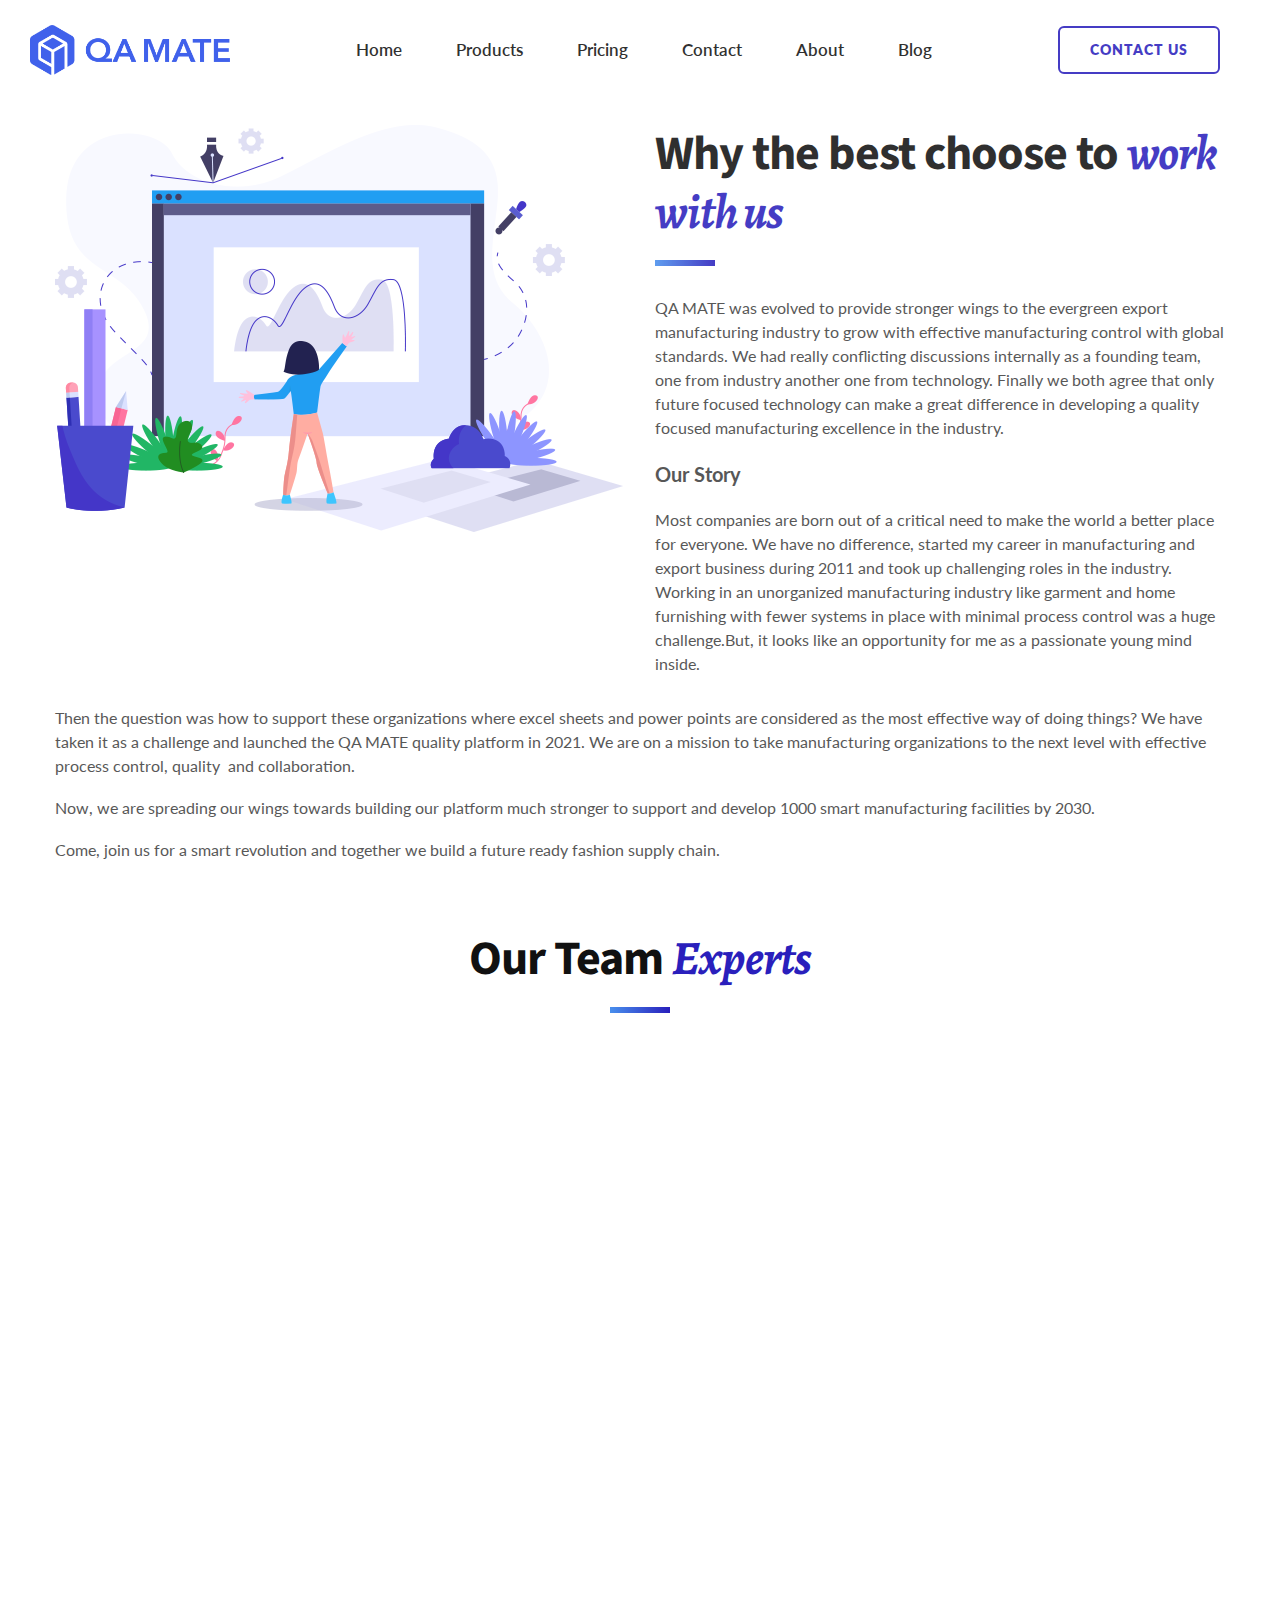
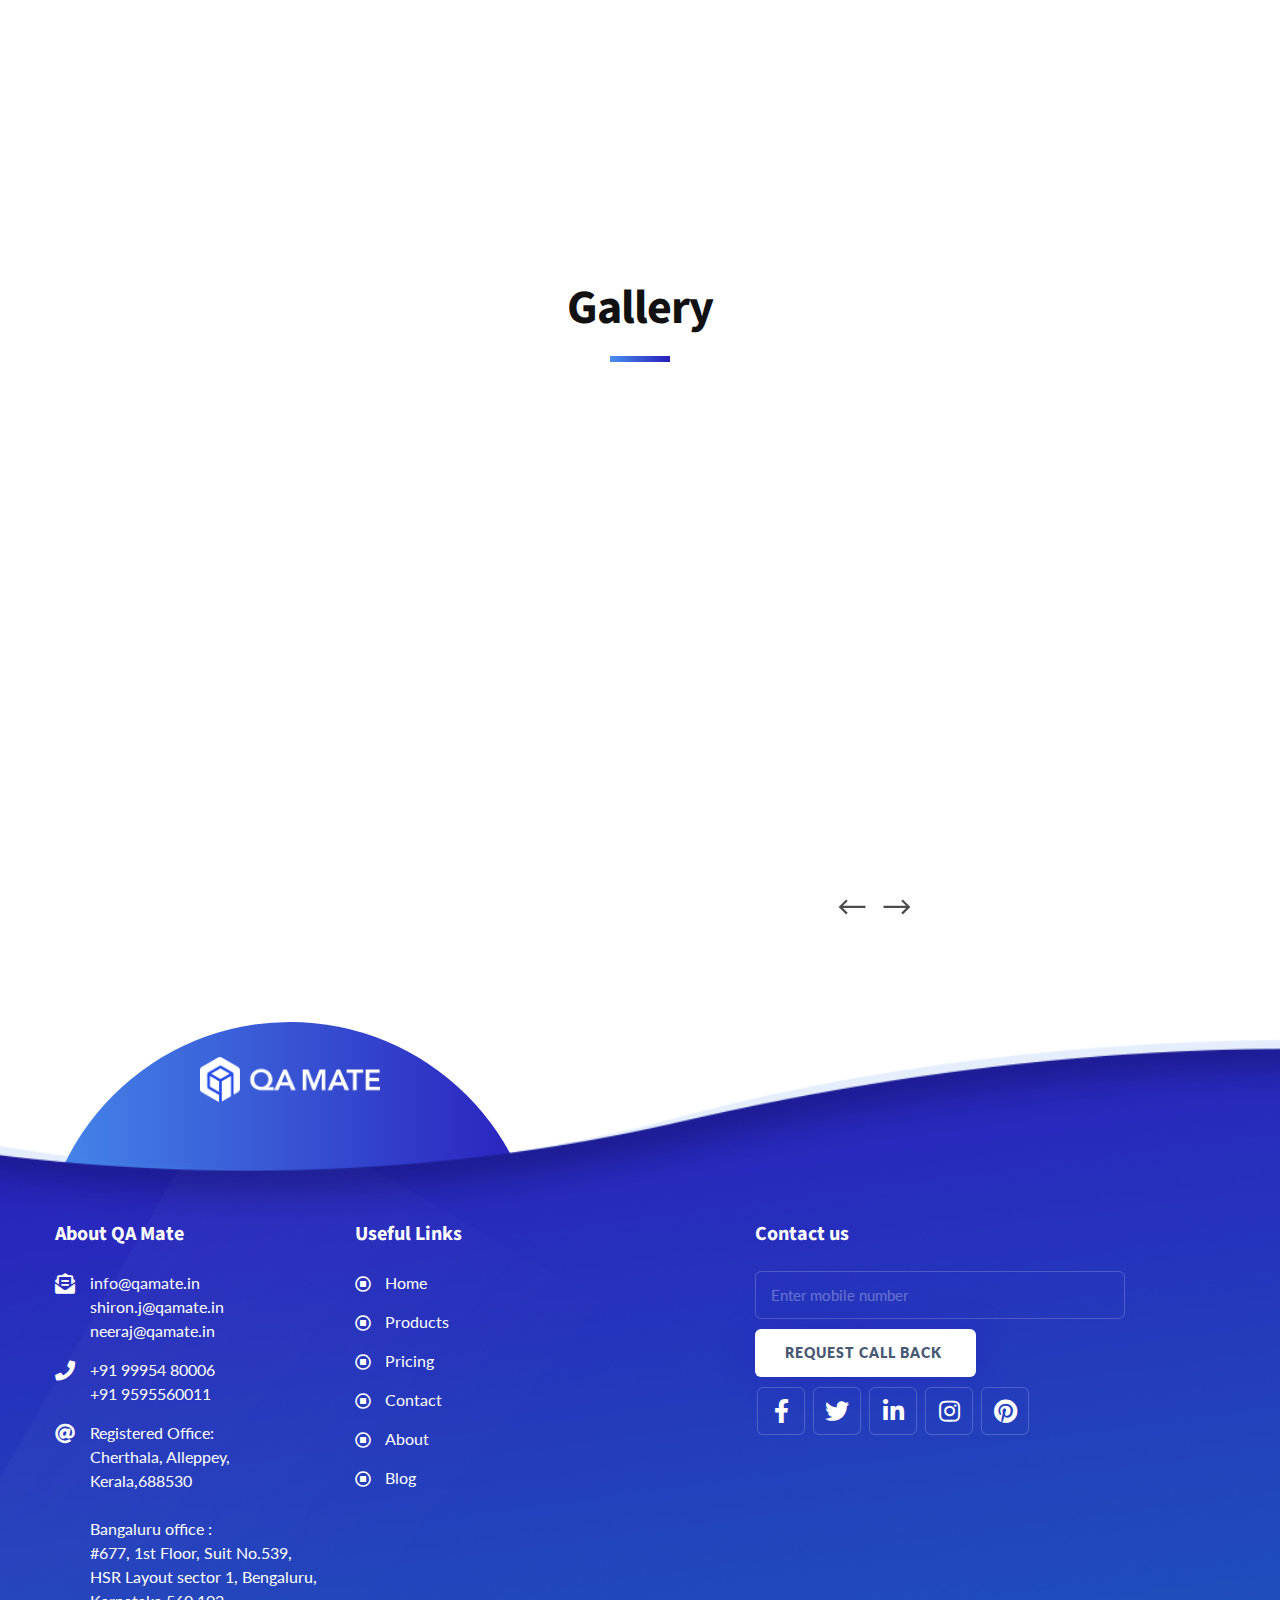
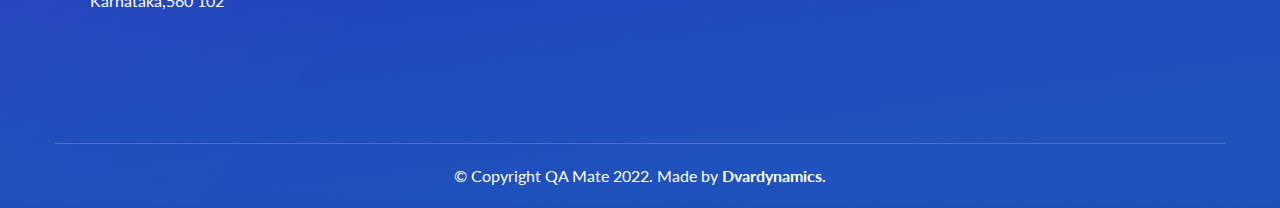
<file: aboutus.html>
<!DOCTYPE html>
<html lang="en">
    <head>
        <meta charset="utf-8" />
        <title>Qa Mate - Simplify Your Shop Floor Management System</title>
        <meta name="viewport" content="width=device-width, initial-scale=1.0">
        <meta name="description" content="For Apparel & Home Furnishing Industry" />
        <meta name="keywords" content="Application, Clean, Saas, Dashboard, Bootstrap4, Software Landing, HTML5 Template" />
        <meta content="sacredthemes" name="author" />
        <!-- favicon -->
        <link rel="shortcut icon" href="images/qamatefavicon.png">
        <!-- WOW Animation -->
        <link href="css/animate.css" rel="stylesheet" type="text/css"  />
        <!-- Bootstrap css -->
        <link href="css/bootstrap.min.css" rel="stylesheet" type="text/css" />
        <!-- Slick Slider -->
        <link href="css/slick.css" rel="stylesheet" type="text/css"  />
        <!-- Icons -->
        <link href="css/materialdesignicons.min.css" rel="stylesheet" type="text/css" />
        <link href="css/line-awesome.min.css" rel="stylesheet" type="text/css" />
        <link href="css/fontawesome.min.css" rel="stylesheet" type="text/css" />
        <!-- Main css File -->
        <link href="css/style.css" rel="stylesheet" type="text/css" id="theme-default" />
        <link href="css/rtl-style.css" rel="stylesheet" type="text/css" id="rtl-theme-default" disabled="disabled" />
        <link href="css/colors/default-color.css" rel="stylesheet" type="text/css" id="theme-color" />
    </head>
    <body>
        <!-- box-wrapper --> 
        <div class="box-wrapper">
            <!-- Loader -->
            <div id="preloader">
                <div id="status">
                    <div class="d-loader">
                        <img src="images/qamateloader.png" alt="QAMATE">
                    </div>
                </div>
            </div>
            <!-- Loader -->
            <!-- Nav Bar -->
            <header id="master-head" class="navbar menu-center">
                <div class="container-fluid">
                    <div id="main-logo" class="logo-container">
                        <a class="logo" href="index.html">
                            <img src="images/qamatelogoblue.png" class="logo-dark" alt="QAMATE">
                            <img src="images/qamatelogowhite.png" class="logo-light" alt="QAMATE">
                        </a>
                    </div>
                    <div class="menu-toggle-btn">
                        <!-- Mobile menu toggle-->
                        <a class="navbar-toggle">
                            <div class="burger-lines">
                            </div>
                        </a>
                        <!-- End mobile menu toggle-->
                    </div>
                   <div id="navigation" class="nav navbar-nav navbar-main">
                        <ul id="main-menu" class="menu-primary">
                            <li class="menu-item">
                                <a href="index.html">Home</a>
                                
                            </li>
                            <li class="menu-item ">
                                <a href="vision2.0.html">Products</a>
								<ul class="sub-menu">
                                    <li class="menu-item"><a href="vision2.0.html">Vision 2.0</a></li>
                                    <li class="menu-item"><a href="visibility1.0.html">Visibility 1.0</a></li>
									
                                    <li class="menu-item"><a href="labconsole1.0.html">Lab Console 1.0</a></li>
									</ul>
                                
                                    </li>
                                    
                                    
                            <li class="menu-item">
                                <a href="pricing.html">Pricing</a>
                                
                                    </li>
                                    
                            <li class="menu-item ">
                                <a href="contactus.html">Contact</a>
                                
                            </li>
                             <li class="menu-item ">
                                <a href="aboutus.html">About</a>
                                
                            </li>
							 <li class="menu-item ">
                                <a href="latestnews.html">Blog</a>
                                
                            </li>
                        </ul>
                    </div>
                   <div class="navbar-right">
                        <div class="menu-button">
                            <a href="contactus.html" target="_blank">
                                <div class="btn btn-outline-primary btn-dark">CONTACT US</div>
                            </a>
                        </div>
                        <div class="search-option style-dark">
                            
                        </div>
                    </div>
                </div>
            </header>
            <!-- Nav Bar -->
            <!-- Main Wrapper -->
            <div id="main-wrapper" class="page-wrapper">
                
                <!-- Page Header -->
                <div class="about-section section-padding-products">
                    <div class="container">
                        <div class="row">
                            <div class="col-lg-6 wow fadeInLeft">
                                <div class="image-wrapper">
                                    <img src="images/default-color/user-interface-img.png" alt="">
                                </div>
                            </div><!-- End Col -->
                            <div class="col-lg-6">
                                <div class="heading-wrapper with-separator">
                                    <span class="sub-title"></span>
                                    <h2 class="h1">Why the best choose to <span>work with us</span></h2>
                                </div><!-- End Heading -->
                                <div class="text-wrapper">
                                    <p>QA MATE was evolved to provide stronger wings to the evergreen export manufacturing industry to grow with effective manufacturing control with global standards. We had really conflicting discussions internally as a founding team, one from industry another one from technology. Finally we both agree that only future focused technology can make a great difference in developing a quality focused manufacturing excellence in the industry.</p>
                                    <p class="lead-text"><strong>Our Story</strong></p>
									<p>Most companies are born out of a critical need to make the world a better place for everyone. We have no difference, started my career in manufacturing and export business during 2011 and took up challenging roles in the industry. Working in an unorganized manufacturing industry like garment and home furnishing with fewer systems in place with minimal process control was a huge challenge.But, it looks like an opportunity for me as a passionate young mind inside.</p>
									</div>
									</div><!-- End Col -->
									<div class="col-lg-12">
                                    <p>Then the question was how to support these organizations where excel sheets and power points are considered as the most effective way of doing things? We have taken it as a challenge and launched the QA MATE quality platform in 2021. We are on a mission to take manufacturing organizations to the next level with effective process control, quality  and collaboration.</p> 
								    <p>Now, we are spreading our wings towards building our platform much stronger to support and develop 1000 smart manufacturing facilities by 2030. </p> 
								    <p>Come, join us for a smart revolution and together we build a future ready fashion supply chain. </p>
								    
									</div>
									</div><!-- End Row -->
								
                               
                            
                        
                    </div>
                </div><!-- About Section -->
                
                <div class="our-team section-padding-products">
                    <div class="container">
                        <div class="row justify-content-center">
                            <div class="col-lg-8">
                                <div class="heading-wrapper text-center with-separator">
                                    <h2 class="h1">Our Team <span>Experts</span></h2>
                                    <div class="lead-text">
                                        <p></p>
                                    </div>
                                </div>
                            </div><!-- End Col -->
                        </div><!-- End Row -->
                        <div class="row">
                            <div class="col-lg-4 col-md-4">
                                <div class="st-team-member theme-one wow fadeInUp">
                                    <div class="team-member-wrapper">
                                        <div class="st-team-image">
                                            <img src="images/john.jpg" alt="">
                                            <div class="team-social">
                                                <a href="#"><i class="fab fa-facebook-f"></i></a>
                                                <a href="#"><i class="fab fa-instagram"></i></a>
                                                <a href="#"><i class="fab fa-linkedin-in"></i></a>
                                            </div>
                                        </div>
                                        <div class="st-team-member-detail">
                                            <h3 class="member-name">SHIRON</h3>
                                            <span class="member-position">CEO & Founder</span>
											<p class="custom-left">A decade long industry experience paved the way to QA MATE manufacturing control platform. Fetching and analyzing floor level quality data is an ultimate pain point for everyone. Our priority is to enhance quality focused manufacturing control platform to inspire organizations to move relentlessly</p>
                                        </div>
                                    </div>
                                </div>
                            </div><!-- End Col -->
                            <div class="col-lg-4 col-md-4">
                                <div class="st-team-member theme-one wow fadeInUp" data-wow-delay="0.2s">
                                    <div class="team-member-wrapper">
                                        <div class="st-team-image">
                                            <img src="images/neeraj.jpg" alt="">
                                            <div class="team-social">
                                                <a href="#"><i class="fab fa-instagram"></i></a>
                                                <a href="#"><i class="fab fa-linkedin-in"></i></a>
                                            </div>
                                        </div>
                                        <div class="st-team-member-detail">
                                            <h3 class="member-name">NEERAJ</h3>
                                            <span class="member-position">COO & Founder</span>
											<p class="custom-left">The journey of QA Mate started with our vision to impart quality culture in every organization. The cloud service improves our efficiency and we were able to serve our clients elegantly. We have only one aim to pursue “delighted customers” and nothing else."</P>
                                        </div>
                                    </div>
                                </div>
                            </div><!-- End Col -->
                            <div class="col-lg-4 col-md-4">
                                <div class="st-team-member theme-one wow fadeInUp" data-wow-delay="0.2s">
                                    <div class="team-member-wrapper">
                                        <div class="st-team-image">
                                            <img src="images/robert.jpg" alt="">
                                            <div class="team-social">
                                                <a href="#"><i class="fab fa-instagram"></i></a>
                                                <a href="#"><i class="fab fa-linkedin-in"></i></a>
                                            </div>
                                        </div>
                                        <div class="st-team-member-detail">
                                            <h3 class="member-name">ROBERT LOBO</h3>
                                            <span class="member-position">Advisory Board Member</span>
											<p class="custom-left">Co-Founder Anterprise Network, Ex-VC Z Nation Lab, Ex-president Raymond Apparels.</P>
                                        </div>
                                    </div>
                                </div>
                            </div><!-- End Col -->
                        </div><!-- End Row -->
                    </div>
                </div>
				
				<!--scroller-->
				<div class="testimonial-section section-padding-products">
                    <div class="container">
                        <div class="row justify-content-center clearfix">
                            <div class="col-lg-8">
                                <div class="heading-wrapper text-center with-separator">
                                    <h2 class="h1">Gallery<span></span></h2>
                                    <div class="lead-text">
                                       
                                    </div>
                                </div><!-- End Heading -->
                            </div><!-- End Col -->
                        </div><!-- End Row -->
                        <div class="row clearfix">
                            <div class="col-lg-12">
                                <div class="client-testimonial theme-one">
                                    <div class="testimonial-slider">
                                    <div class="item">
                                        <div class="col-lg-8 col-md-12">
                                <div class="st-team-member theme-one wow fadeInUp">
                                    <div class="team-member-wrapper">
                                        <div class="st-team-image">
                                            <img src="images/gallery1.jpg" alt="">
                                            
                                        </div>
                                        
                                    </div>
                                </div>
                            </div><!-- End Col -->
                                        
                                    </div>
                                    <div class="item">
                                      <div class="col-lg-8 col-md-12">
                                <div class="st-team-member theme-one wow fadeInUp">
                                    <div class="team-member-wrapper">
                                        <div class="st-team-image">
                                            <img src="images/gallery2.jpg" alt="">
                                            
                                        </div>
                                        
                                    </div>
                                </div>
                            </div><!-- End Col -->
                                        
                                    </div>
                                    <div class="item">
                                        <div class="col-lg-8 col-md-12">
                                <div class="st-team-member theme-one wow fadeInUp">
                                    <div class="team-member-wrapper">
                                        <div class="st-team-image">
                                            <img src="images/gallery1.jpg" alt="">
                                            
                                        </div>
                                        
                                    </div>
                                </div>
                            </div><!-- End Col -->
                                   
                                            
                                    </div>
                                    <div class="item">
                                        <div class="col-lg-8 col-md-12">
                                <div class="st-team-member theme-one wow fadeInUp">
                                    <div class="team-member-wrapper">
                                        <div class="st-team-image">
                                            <img src="images/gallery2.jpg" alt="">
                                            
                                        </div>
                                        
                                    </div>
                                </div>
                            </div><!-- End Col -->
                                        
                                    </div>
									<div class="item">
                                        <div class="col-lg-8 col-md-12">
                                <div class="st-team-member theme-one wow fadeInUp">
                                    <div class="team-member-wrapper">
                                        <div class="st-team-image">
                                            <img src="images/gallery1.jpg" alt="">
                                            
                                        </div>
                                        
                                    </div>
                                </div>
                            </div><!-- End Col -->
                                        
                                    </div>
                                    
                                </div><!-- End Testimonial Slider -->
                                </div>
                            </div><!-- End Col -->
                        </div><!-- End Row -->
                    </div>
                </div>
				<!--scroller-->
                
            </div>
            <!-- Main Wrapper -->
          <footer class="site-footer footer-theme-one">
                <div class="container">
                    <div class="footer-logo">
                        <img src="images/qamatelogowhite.png" alt="QA MATE">
                    </div>
                    <div class="main-footer style-dark">
                        <div class="row">
                            <div class="col-lg-3">
                                <div class="widget">
                                    <div class="widget-title">
                                        <h3 class="title">About QA Mate</h3>
                                    </div>
                                    <div class="text-widget">
                                        <div class="contact-info">
                                            <ul>
                                                <li class="email-field">info@qamate.in<br>shiron.j@qamate.in<br>neeraj@qamate.in</li>
                                                <li class="phone-field">+91 99954 80006<br> +91 9595560011</li>
                                                <li class="address-field">Registered Office:<br>Cherthala, Alleppey, Kerala,688530 <br/><br/>Bangaluru office :<br> #677, 1st Floor, Suit No.539, <br>HSR Layout sector 1, Bengaluru, Karnataka,560 102 </li>
                                            </ul>
                                        </div>
                                        
                                    </div>
                                </div><!-- End Widget -->
                            </div><!-- End Col -->
                            <div class="col-lg-4">
                                <div class="widget">
                                    <div class="widget-title">
                                        <h3 class="title">Useful Links</h3>
                                    </div>
                                    <div class="text-widget">
                                        <div class="footer-nav">
                                            <ul>
                                                <li><a href="#">Home</a></li>
                                                <li><a href="#products">Products</a></li>
                                                <li><a href="#">Pricing</a></li>
                                                <li><a href="contactus.html">Contact</a></li>
                                                <li><a href="aboutus.html">About</a></li>
												<li><a href="latestnews.html">Blog</a></li>
                                            </ul>
                                        </div>
                                    </div>
                                </div><!-- End Widget -->
                            </div><!-- End Col -->
                            
                            
							
                            <div class="col-lg-4">
                                <div class="widget">
                                    <div class="widget-title">
                                        <h3 class="title">Contact us</h3>
                                    </div>
                                    <div class="text-widget">
                                        <div class="newsletter-form">
                                            <p> </p>
                                            <form method="post">
                                                <div class="form-group">
                                                    <input type="email" class="form-control" id="EmailInout" placeholder="Enter mobile number" required="">
                                                </div>
                                                <input type="submit" class="btn btn-primary btn-light" value="Request call back ">
                                            </form>
                                        </div>
										
                                    </div>
									
                                </div><!-- End Widget -->
								<div class="social-media-links">
                                            <ul>
                                                <li><a target="_blank" href="https://www.facebook.com/QA-Mate-537458863837905/"><i class="fab fa-facebook-f"></i></a></li>
                                                <li><a target="_blank" href="https://www.instagram.com/qamatellp/"><i class="fab fa-twitter"></i></a></li>
                                                <li><a target="_blank" href="https://www.linkedin.com/in/qa-mate-0660b5202/"><i class="fab fa-linkedin-in"></i></a></li>
												<li><a target="_blank" href="https://twitter.com/mate_qa"><i class="fab fa-instagram"></i></a></li>
												<li><a target="_blank" href="https://in.pinterest.com/qamatellp"><i class="fab fa-pinterest"></i></a></li>
												
                                            </ul>
                                        </div>
								
                            </div><!-- End Col -->
							
                        </div><!-- End Row -->
                    </div>
                    <div class="copyright-bar style-dark">
                        <div class="copyright-text text-center">
                            © Copyright QA Mate 2022. Made by <a href="https://dvardynamics.com" target="_blank"><strong>Dvardynamics</strong></a>.
                        </div>
                    </div>
                </div>
            </footer>
            <!-- Main Footer -->
            <div id="theme-option" class="option-panel">
                <h3>Select Your Color</h3>
                <ul class="pattern-color-list">
                    <li><a href="#" data-url="default-color" class="default-color active"></a></li>
                    <li><a href="#" data-url="orange-color" class="orange-color"></a></li>
                    <li><a href="#" data-url="green-color" class="green-color"></a></li>
                </ul>
                <h3>RTL/LTR Option</h3>
                <div class="layout-option">
                    <a href="#" class="btn btn-secondary btn-small enable rtl-version">RTL</a>
                    <a href="#" class="btn btn-secondary btn-small ltr-version">LTR</a>
                </div>
                <div class="switcher-btn">
                    <a href="#" class="settings">
                        <i class="mdi mdi-cog-outline mdi-spin"></i>
                    </a>
                </div>
            </div>
        </div>
        <!-- box-wrapper -->
        <div class="overlay overlay-search">
            <div class="close-search">
                <span class="lines"></span>
            </div>
            <div class="container">
                <form method="post">
                    <div class="form-group">
                        <input type="search" class="form-control" name="SearchInput" placeholder="Search…">
                        <button type="submit" class="search-submit"><i class="fa fa-search"></i></button>
                    </div>
                </form>
            </div>
        </div>
        <!--search-form-->

        <!-- javascript -->
        <script src="js/jquery.min.js"></script>
        <script src="js/jquery-migrate.min.js"></script>
        <script src="js/bootstrap.bundle.min.js"></script>
        <script src="js/jquery.easing.min.js"></script>
        <script src="js/scrollspy.min.js"></script>
        <script src="js/appear.js"></script>
        <!-- WOW Animation -->
        <script src="js/wow.min.js"></script>
        <!-- Slick Slider -->
        <script src="js/slick.min.js"></script>
        <!-- Main Js -->
        <script src="js/dcode.js"></script>
    </body>
</html>
</file>
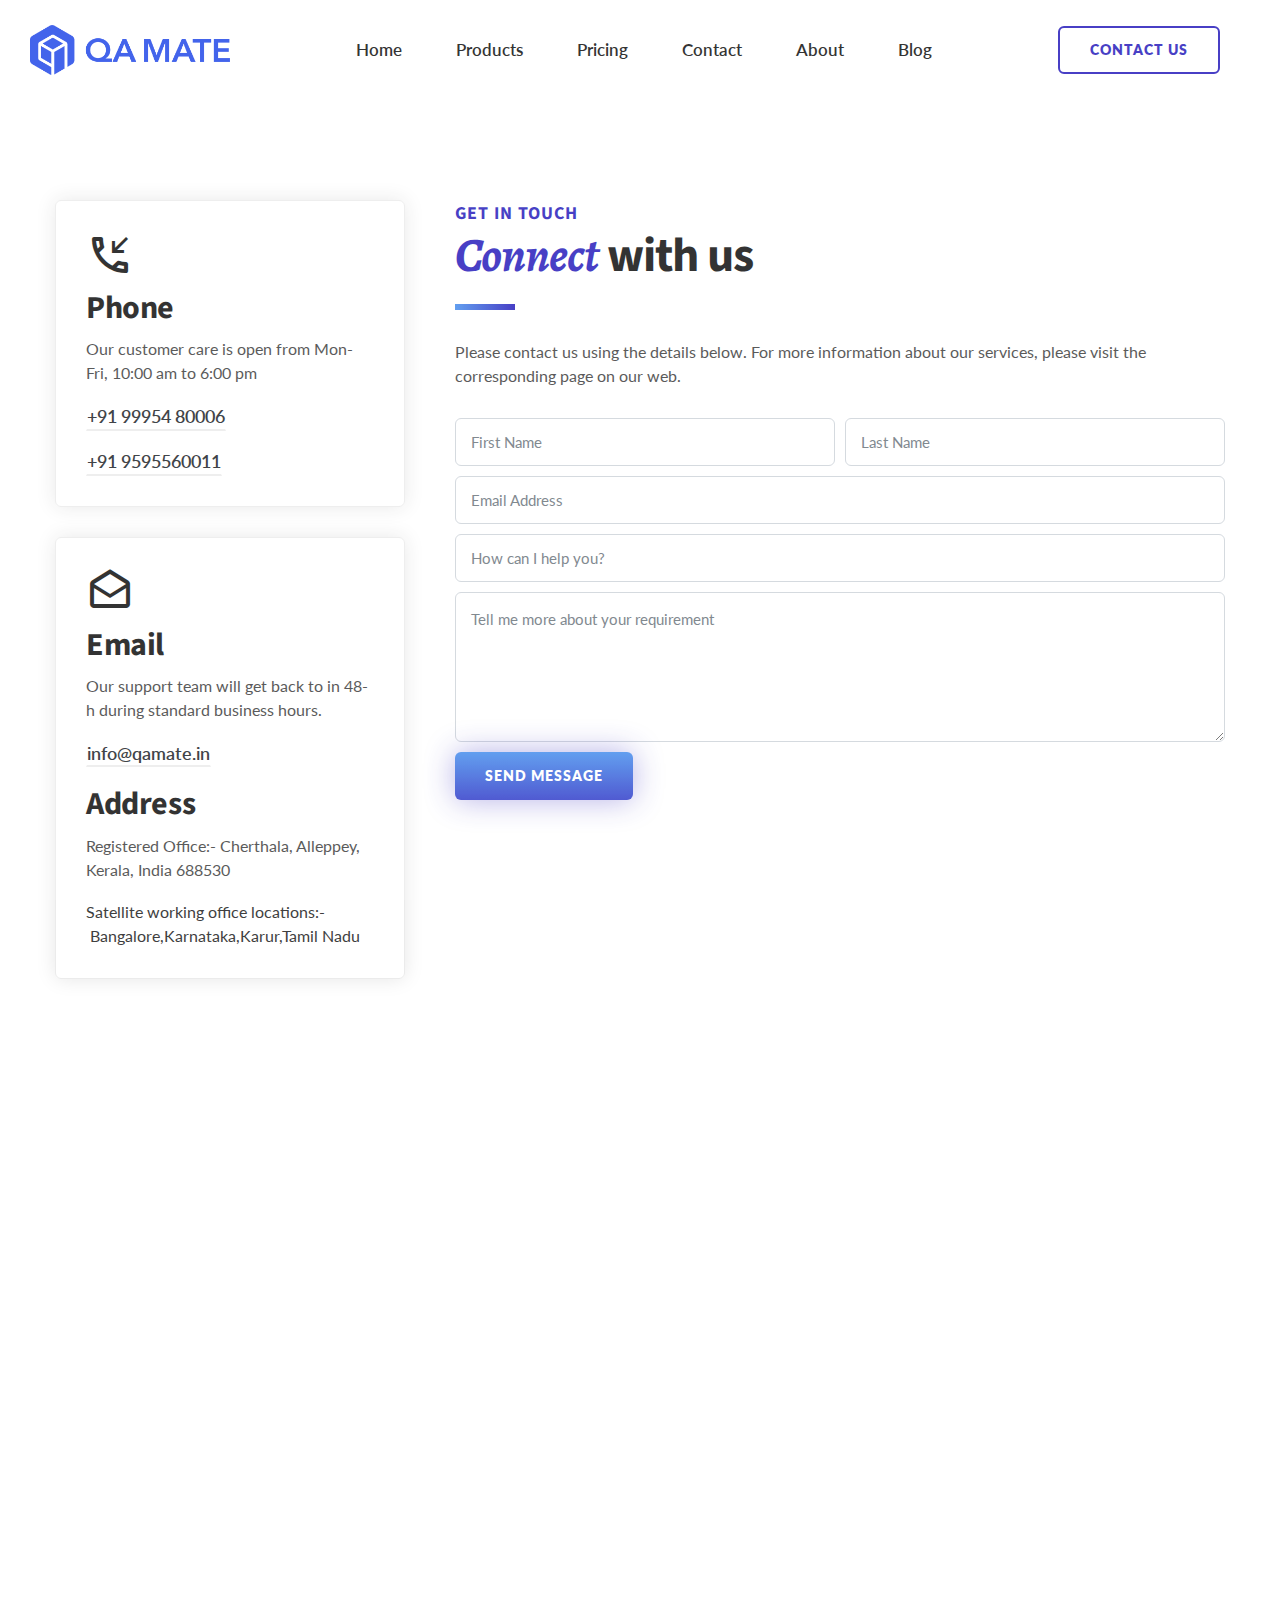
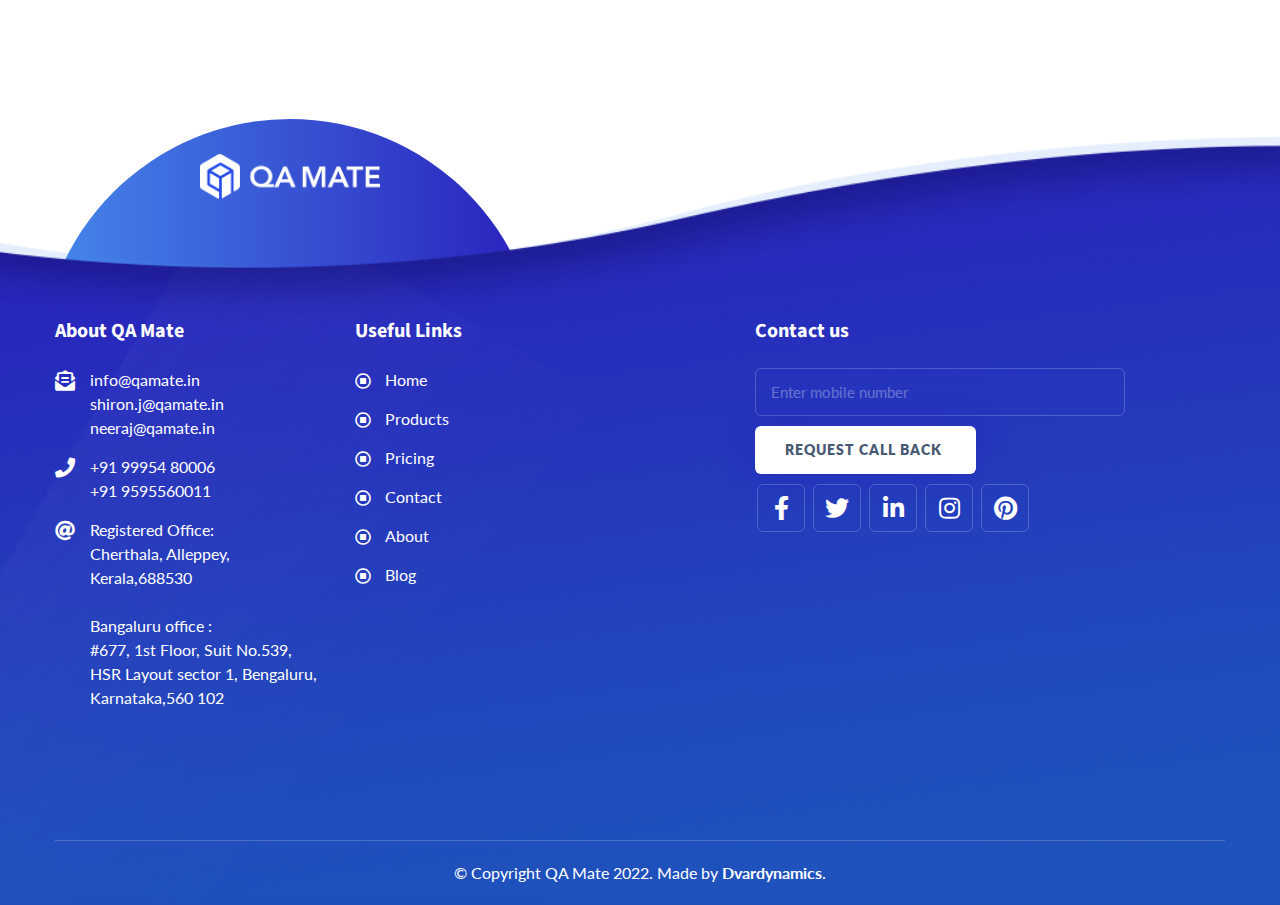
<file: contactus.html>
<!DOCTYPE html>
<html lang="en">
    <head>
        <meta charset="utf-8" />
        <title>Qa Mate - Simplify Your Shop Floor Management System</title>
        <meta name="viewport" content="width=device-width, initial-scale=1.0">
        <meta name="description" content="For Apparel & Home Furnishing Industry" />
        <meta name="keywords" content="Application, Clean, Saas, Dashboard, Bootstrap4, Software Landing, HTML5 Template" />
        <meta content="sacredthemes" name="author" />
        <!-- favicon -->
        <link rel="shortcut icon" href="images/qamatefavicon.png">
        <!-- WOW Animation -->
        <link href="css/animate.css" rel="stylesheet" type="text/css"  />
        <!-- Bootstrap css -->
        <link href="css/bootstrap.min.css" rel="stylesheet" type="text/css" />
        <!-- Slick Slider -->
        <link href="css/slick.css" rel="stylesheet" type="text/css"  />
        <!-- Icons -->
        <link href="css/materialdesignicons.min.css" rel="stylesheet" type="text/css" />
        <link href="css/line-awesome.min.css" rel="stylesheet" type="text/css" />
        <link href="css/fontawesome.min.css" rel="stylesheet" type="text/css" />
        <!-- Main css File -->
        <link href="css/style.css" rel="stylesheet" type="text/css" id="theme-default" />
        <link href="css/rtl-style.css" rel="stylesheet" type="text/css" id="rtl-theme-default" disabled="disabled" />
        <link href="css/colors/default-color.css" rel="stylesheet" type="text/css" id="theme-color" />
    </head>
    <body>
        <!-- box-wrapper --> 
        <div class="box-wrapper">
            <!-- Loader -->
            <div id="preloader">
                <div id="status">
                    <div class="d-loader">
                        <img src="images/qamateloader.png" alt="QAMATE">
                    </div>
                </div>
            </div>
            <!-- Loader -->
            <!-- Nav Bar -->
            <header id="master-head" class="navbar menu-center">
                <div class="container-fluid">
                    <div id="main-logo" class="logo-container">
                        <a class="logo" href="index.html">
                            <img src="images/qamatelogoblue.png" class="logo-dark" alt="QAMATE">
                            <img src="images/qamatelogowhite.png" class="logo-light" alt="QAMATE">
                        </a>
                    </div>
                    <div class="menu-toggle-btn">
                        <!-- Mobile menu toggle-->
                        <a class="navbar-toggle">
                            <div class="burger-lines">
                            </div>
                        </a>
                        <!-- End mobile menu toggle-->
                    </div>
                   <div id="navigation" class="nav navbar-nav navbar-main">
                        <ul id="main-menu" class="menu-primary">
                            <li class="menu-item">
                                <a href="index.html">Home</a>
                                
                            </li>
                            <li class="menu-item ">
                                <a href="vision2.0.html">Products</a>
								<ul class="sub-menu">
                                    <li class="menu-item"><a href="vision2.0.html">Vision 2.0</a></li>
                                    <li class="menu-item"><a href="visibility1.0.html">Visibility 1.0</a></li>
									
                                    <li class="menu-item"><a href="labconsole1.0.html">Lab Console 1.0</a></li>
									</ul>
                                
                                    </li>
                                    
                                    
                            <li class="menu-item">
                                <a href="pricing.html">Pricing</a>
                                
                                    </li>
                                    
                            <li class="menu-item ">
                                <a href="contactus.html">Contact</a>
                                
                            </li>
                             <li class="menu-item ">
                                <a href="aboutus.html">About</a>
                                
                            </li>
							 <li class="menu-item ">
                                <a href="latestnews.html">Blog</a>
                                
                            </li>
                        </ul>
                    </div>
                    <div class="navbar-right">
                        <div class="menu-button">
                            <a href="contactus.html" target="_blank">
                                <div class="btn btn-outline-primary btn-dark">CONTACT US</div>
                            </a>
                        </div>
                        <div class="search-option style-dark">
                            
                        </div>
                    </div>
                </div>
            </header>
            <!-- Nav Bar -->
            <!-- Main Wrapper -->
            <div id="main-wrapper" class="page-wrapper">
                
                <!-- Page Header -->
                <div class="about-section section-padding">
                    <div class="container">
                        <div class="row justify-content-between">
                            <div class="col-lg-4">
                                <div class="contact-info-box wow fadeInLeft" data-wow-delay="0.8s">
                                    <div class="contact-wrapper">
                                        <div class="icon">
                                            <i class="mdi mdi-phone-incoming-outline"></i>
                                        </div>
                                        <div class="content">
                                            <h4>Phone</h4>
                                            <p>Our customer care is open from Mon-Fri, 10:00 am to 6:00 pm</p>
                                            <p><a class="btn link-btn" href="tel:+919995480006">+91 99954 80006</a></p>
											<p><a class="btn link-btn" href="tel:+919595560011">+91 9595560011</a></p>
                                        </div>
                                    </div>
                                </div>
                                <div class="contact-info-box wow fadeInLeft" data-wow-delay="1s">
                                    <div class="contact-wrapper">
                                        <div class="icon">
                                            <i class="mdi mdi-email-open-outline"></i>
                                        </div>
                                        <div class="content">
                                            <h4>Email</h4>
                                            <p>Our support team will get back to in 48-h during standard business hours.</p>
                                            <p><a class="btn link-btn" href="mailto:info@qamate.in">info@qamate.in</a></p>
											<h4>Address</h4>
                                            <p>Registered Office:- Cherthala, Alleppey, Kerala, India 688530</p>
                                            <p>Satellite working office locations:- Bangalore,Karnataka,Karur,Tamil Nadu</p>
                                        </div>
                                    </div>
                                </div>
                            </div><!-- End Col -->
                            <div class="col-lg-8">
                                <div class="heading-wrapper with-separator">
                                    <span class="sub-title">Get in touch</span>
                                    <h2 class="h1"><span>Connect</span> with us</h2>
                                </div><!-- End Heading -->
                                <div class="text-wrapper">
                                    <p>Please contact us using the details below. For more information about our services, please visit the corresponding page on our web.</p>
                                </div>
                                <div class="contact-form">
                                    <form method="post">
                                        <div class="form-row">
                                            <div class="form-group col-md-6">
                                                <input type="text" class="form-control" id="FiratName" placeholder="First Name" required="">
                                            </div>
                                            <div class="form-group col-md-6">
                                                <input type="text" class="form-control" id="LastName" placeholder="Last Name">
                                            </div>
                                        </div>
                                        <div class="form-group">
                                            <input type="email" class="form-control" id="email" placeholder="Email Address" required="">
                                        </div>
                                        <div class="form-group">
                                            <input type="text" class="form-control" id="subject" placeholder="How can I help you?" required="">
                                        </div>
                                        <div class="form-group">
                                            <textarea class="form-control" placeholder="Tell me more about your requirement"></textarea>
                                        </div>
                                        <div class="form-group">
                                            <input type="submit" class="btn btn-primary" value="Send Message">
                                        </div>
                                    </form>
                                </div>
                            </div><!-- End Col -->
                        </div><!-- End Row -->
                    </div>
                </div><!-- About Section -->
                <div class="map-custom-embed">
                    <iframe src="https://www.google.com/maps/embed?pb=!1m18!1m12!1m3!1d290064.3940311404!2d-73.80301030120093!3d40.696311456765976!2m3!1f0!2f0!3f0!3m2!1i1024!2i768!4f13.1!3m3!1m2!1s0x89c27dd096d4f22b%3A0xaa0ef3dc7a282ef1!2s561%20Bellmore%20Ave%2C%20East%20Meadow%2C%20NY%2011554%2C%20USA!5e0!3m2!1sen!2sin!4v1596798783373!5m2!1sen!2sin" style="border:0;" allowfullscreen="" aria-hidden="false" tabindex="0"></iframe>
                </div><!-- Map Section -->
            </div>
            <!-- Main Wrapper -->
            <footer class="site-footer footer-theme-one">
                <div class="container">
                    <div class="footer-logo">
                        <img src="images/qamatelogowhite.png" alt="QA MATE">
                    </div>
                    <div class="main-footer style-dark">
                        <div class="row">
                            <div class="col-lg-3">
                                <div class="widget">
                                    <div class="widget-title">
                                        <h3 class="title">About QA Mate</h3>
                                    </div>
                                    <div class="text-widget">
                                        <div class="contact-info">
                                            <ul>
                                                <li class="email-field">info@qamate.in<br>shiron.j@qamate.in<br>neeraj@qamate.in</li>
                                                <li class="phone-field">+91 99954 80006<br> +91 9595560011</li>
                                                <li class="address-field">Registered Office:<br>Cherthala, Alleppey, Kerala,688530 <br/><br/>Bangaluru office :<br> #677, 1st Floor, Suit No.539, <br>HSR Layout sector 1, Bengaluru, Karnataka,560 102 </li>
                                            </ul>
                                        </div>
                                        
                                    </div>
                                </div><!-- End Widget -->
                            </div><!-- End Col -->
                            <div class="col-lg-4">
                                <div class="widget">
                                    <div class="widget-title">
                                        <h3 class="title">Useful Links</h3>
                                    </div>
                                    <div class="text-widget">
                                        <div class="footer-nav">
                                            <ul>
                                                <li><a href="#">Home</a></li>
                                                <li><a href="#products">Products</a></li>
                                                <li><a href="#">Pricing</a></li>
                                                <li><a href="contactus.html">Contact</a></li>
                                                <li><a href="aboutus.html">About</a></li>
												<li><a href="latestnews.html">Blog</a></li>
                                            </ul>
                                        </div>
                                    </div>
                                </div><!-- End Widget -->
                            </div><!-- End Col -->
                            
                            
							
                            <div class="col-lg-4">
                                <div class="widget">
                                    <div class="widget-title">
                                        <h3 class="title">Contact us</h3>
                                    </div>
                                    <div class="text-widget">
                                        <div class="newsletter-form">
                                            <p> </p>
                                            <form method="post">
                                                <div class="form-group">
                                                    <input type="email" class="form-control" id="EmailInout" placeholder="Enter mobile number" required="">
                                                </div>
                                                <input type="submit" class="btn btn-primary btn-light" value="Request call back ">
                                            </form>
                                        </div>
										
                                    </div>
									
                                </div><!-- End Widget -->
								<div class="social-media-links">
                                            <ul>
                                                <li><a target="_blank" href="https://www.facebook.com/QA-Mate-537458863837905/"><i class="fab fa-facebook-f"></i></a></li>
                                                <li><a target="_blank" href="https://www.instagram.com/qamatellp/"><i class="fab fa-twitter"></i></a></li>
                                                <li><a target="_blank" href="https://www.linkedin.com/in/qa-mate-0660b5202/"><i class="fab fa-linkedin-in"></i></a></li>
												<li><a target="_blank" href="https://twitter.com/mate_qa"><i class="fab fa-instagram"></i></a></li>
												<li><a target="_blank" href="https://in.pinterest.com/qamatellp"><i class="fab fa-pinterest"></i></a></li>
												
                                            </ul>
                                        </div>
								
                            </div><!-- End Col -->
							
                        </div><!-- End Row -->
                    </div>
                    <div class="copyright-bar style-dark">
                        <div class="copyright-text text-center">
                            © Copyright QA Mate 2022. Made by <a href="https://dvardynamics.com" target="_blank"><strong>Dvardynamics</strong></a>.
                        </div>
                    </div>
                </div>
            </footer>
            <!-- Main Footer -->
            <div id="theme-option" class="option-panel">
                <h3>Select Your Color</h3>
                <ul class="pattern-color-list">
                    <li><a href="#" data-url="default-color" class="default-color active"></a></li>
                    <li><a href="#" data-url="orange-color" class="orange-color"></a></li>
                    <li><a href="#" data-url="green-color" class="green-color"></a></li>
                </ul>
                <h3>RTL/LTR Option</h3>
                <div class="layout-option">
                    <a href="#" class="btn btn-secondary btn-small enable rtl-version">RTL</a>
                    <a href="#" class="btn btn-secondary btn-small ltr-version">LTR</a>
                </div>
                <div class="switcher-btn">
                    <a href="#" class="settings">
                        <i class="mdi mdi-cog-outline mdi-spin"></i>
                    </a>
                </div>
            </div>
        </div>
        <!-- box-wrapper -->
        <div class="overlay overlay-search">
            <div class="close-search">
                <span class="lines"></span>
            </div>
            <div class="container">
                <form method="post">
                    <div class="form-group">
                        <input type="search" class="form-control" name="SearchInput" placeholder="Search…">
                        <button type="submit" class="search-submit"><i class="fa fa-search"></i></button>
                    </div>
                </form>
            </div>
        </div>
        <!--search-form-->

        <!-- javascript -->
        <script src="js/jquery.min.js"></script>
        <script src="js/jquery-migrate.min.js"></script>
        <script src="js/bootstrap.bundle.min.js"></script>
        <script src="js/jquery.easing.min.js"></script>
        <script src="js/scrollspy.min.js"></script>
        <script src="js/appear.js"></script>
        <!-- WOW Animation -->
        <script src="js/wow.min.js"></script>
        <!-- Slick Slider -->
        <script src="js/slick.min.js"></script>
        <!-- Main Js -->
        <script src="js/dcode.js"></script>
    </body>
</html>
</file>
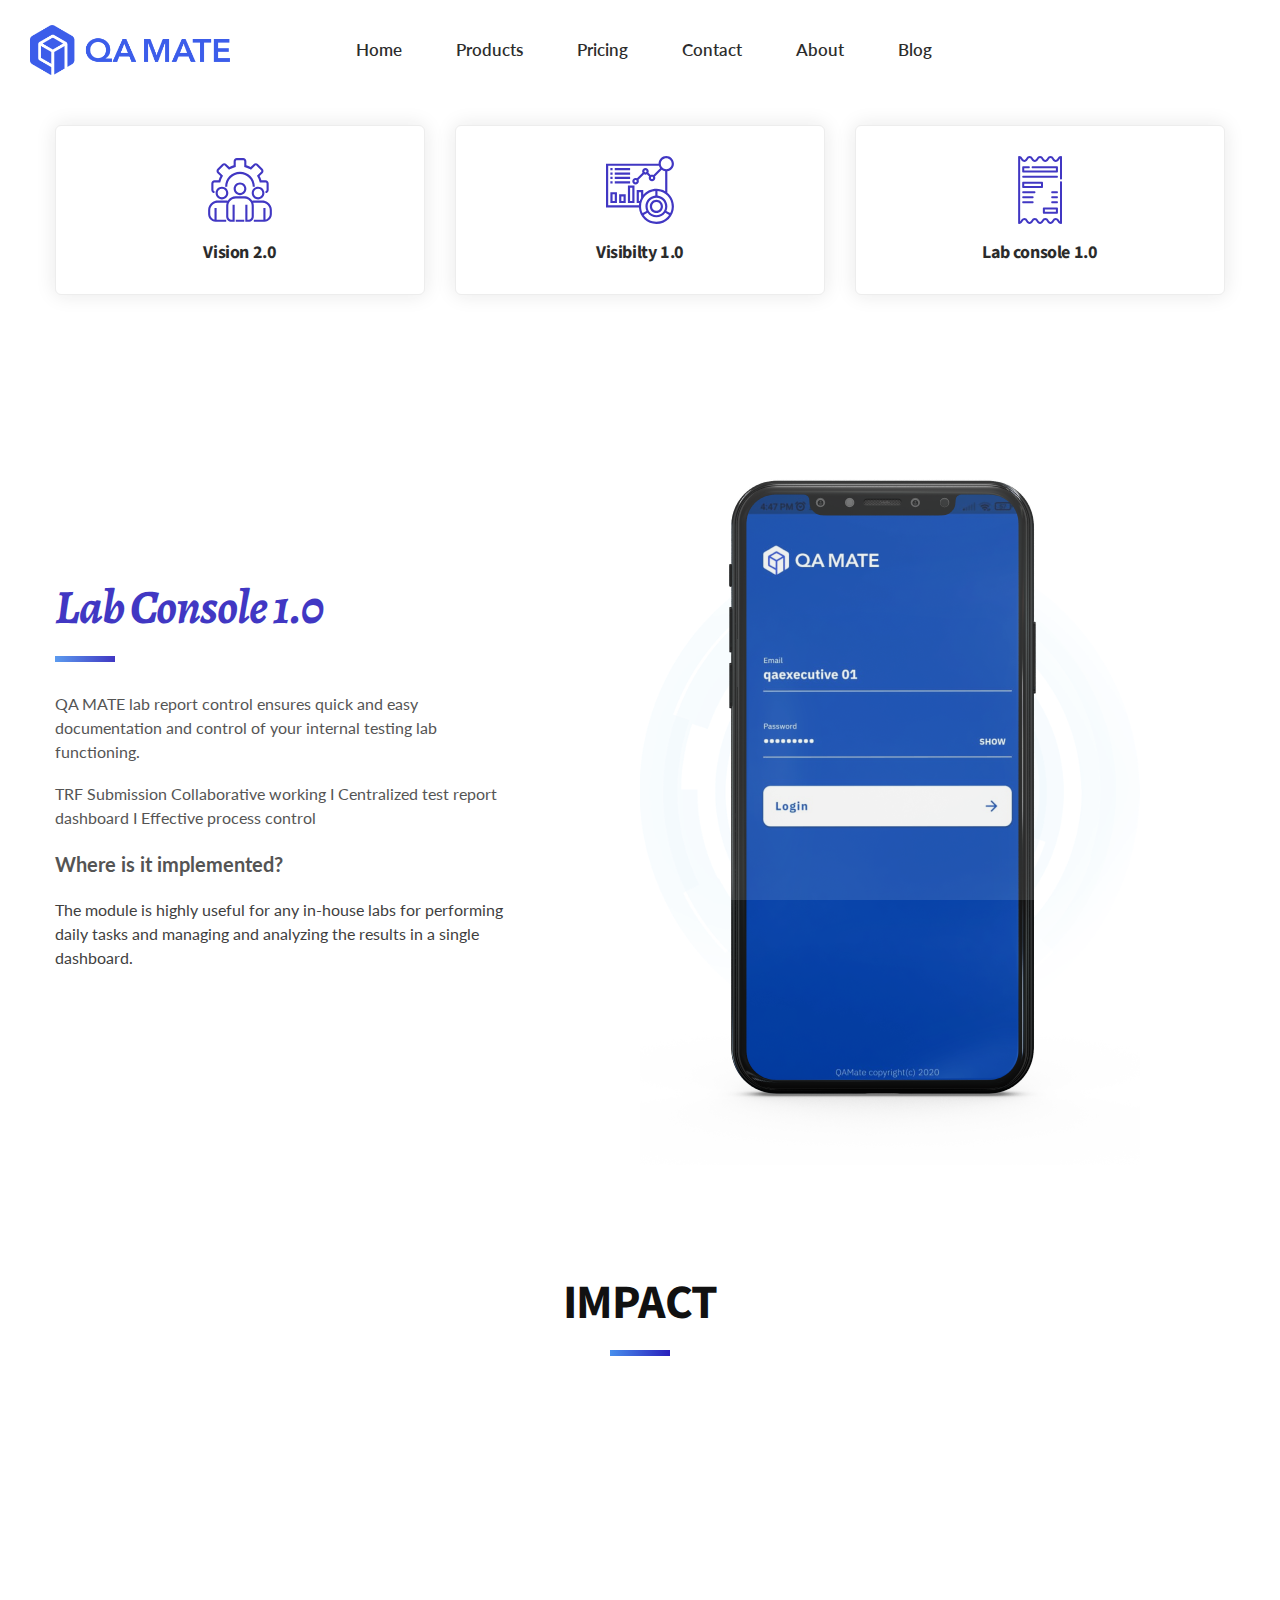
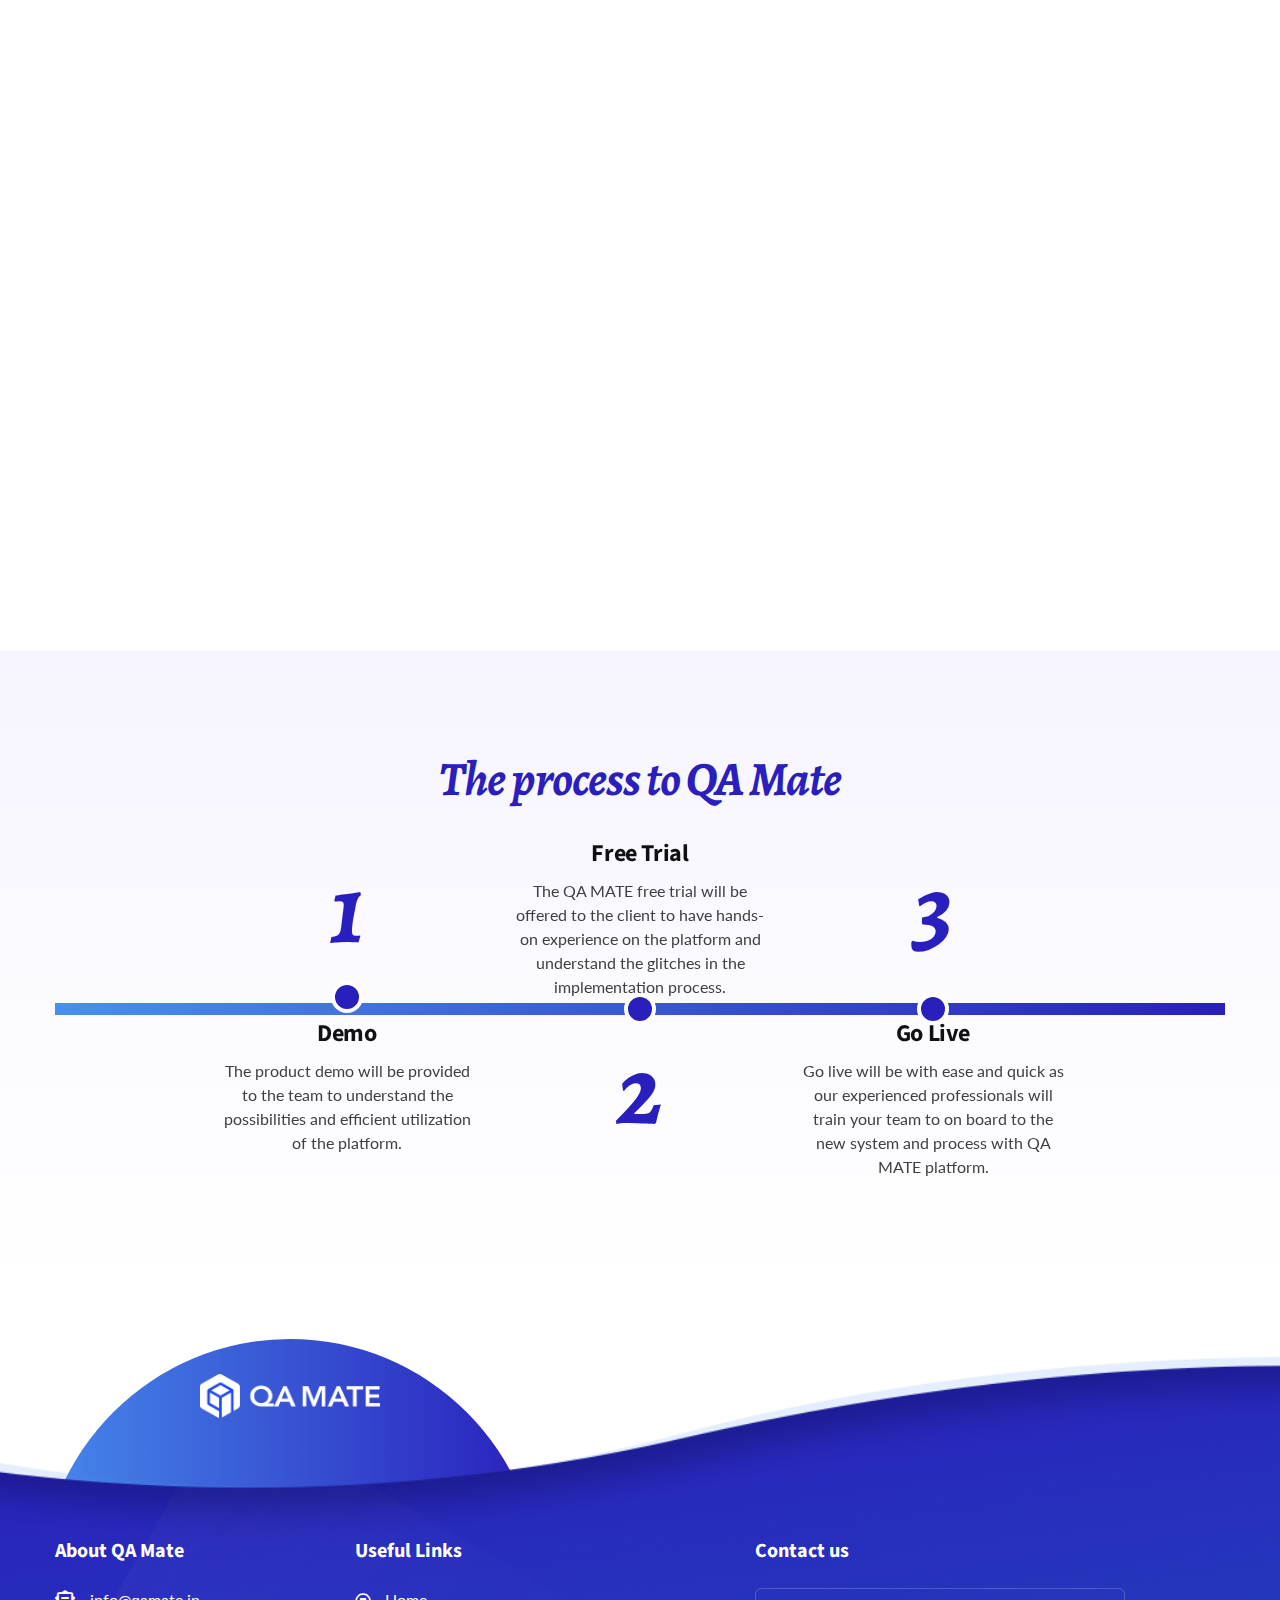
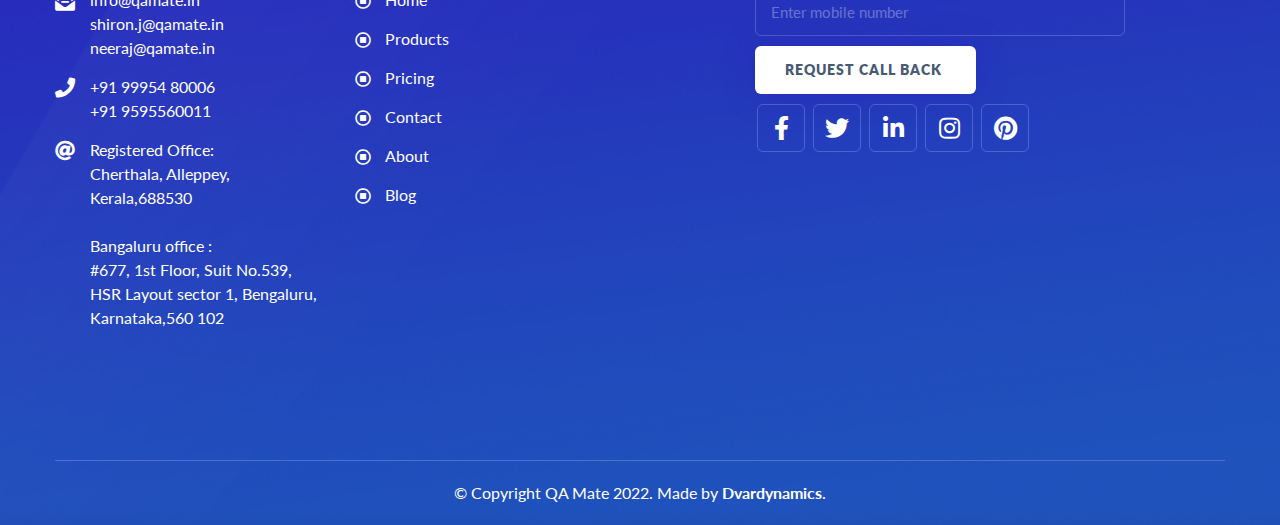
<file: labconsole1.0.html>
<!DOCTYPE html>
<html lang="en">
    <head>
        <meta charset="utf-8" />
        <title>Qa Mate - Simplify Your Shop Floor Management System</title>
        <meta name="viewport" content="width=device-width, initial-scale=1.0">
        <meta name="description" content="For Apparel & Home Furnishing Industry" />
        <meta name="keywords" content="Application, Clean, Saas, Dashboard, Bootstrap4" />
        <meta content="sacredthemes" name="author" />
        <!-- favicon -->
        <link rel="shortcut icon" href="images/favicon.ico">
        <!-- WOW Animation -->
        <link href="css/animate.css" rel="stylesheet" type="text/css"  />
        <!-- Bootstrap css -->
        <link href="css/bootstrap.min.css" rel="stylesheet" type="text/css" />
        <!-- Slick Slider -->
        <link href="css/slick.css" rel="stylesheet" type="text/css"  />
        <!-- Icons -->
        <link href="css/materialdesignicons.min.css" rel="stylesheet" type="text/css" />
        <link href="css/line-awesome.min.css" rel="stylesheet" type="text/css" />
        <link href="css/fontawesome.min.css" rel="stylesheet" type="text/css" />
        <!-- Main css File -->
        <link href="css/style.css" rel="stylesheet" type="text/css" id="theme-default" />
        <link href="css/rtl-style.css" rel="stylesheet" type="text/css" id="rtl-theme-default" disabled="disabled" />
        <link href="css/colors/default-color.css" rel="stylesheet" type="text/css" id="theme-color" />
    </head>
    <body>
        <!-- box-wrapper -->
        <div class="box-wrapper">
            <!-- Loader -->
            <div id="preloader">
                <div id="status">
                    <div class="d-loader">
                        <img src="images/qamateloader.png" alt="QAMATE">
                    </div>
                </div>
            </div>
            <!-- Loader -->
             <!-- Nav Bar -->
             <header id="master-head" class="navbar menu-center">
                <div class="container-fluid">
                    <div id="main-logo" class="logo-container">
                        <a class="logo" href="index.html">
                            <img src="images/qamatelogoblue.png" class="logo-dark" alt="QAMATE">
                            <img src="images/qamatelogowhite.png" class="logo-light" alt="QAMATE">
                        </a>
                    </div>
                    <div class="menu-toggle-btn">
                        <!-- Mobile menu toggle-->
                        <a class="navbar-toggle">
                            <div class="burger-lines">
                            </div>
                        </a>
                        <!-- End mobile menu toggle-->
                    </div>
                    <div id="navigation" class="nav navbar-nav navbar-main">
                        <ul id="main-menu" class="menu-primary">
                            <li class="menu-item">
                                <a href="index.html">Home</a>
                                
                            </li>
                            <li class="menu-item ">
                                <a href="vision2.0.html">Products</a>
								<ul class="sub-menu">
                                    <li class="menu-item"><a href="vision2.0.html">Vision 2.0</a></li>
                                    <li class="menu-item"><a href="visibility1.0.html">Visibility 1.0</a></li>
									
                                    <li class="menu-item"><a href="labconsole1.0.html">Lab Console 1.0</a></li>
									</ul>
                                
                                    </li>
                                    
                                    
                            <li class="menu-item">
                                <a href="pricing.html">Pricing</a>
                                
                                    </li>
                                    
                            <li class="menu-item ">
                                <a href="contactus.html">Contact</a>
                                
                            </li>
                             <li class="menu-item ">
                                <a href="aboutus.html">About</a>
                                
                            </li>
							 <li class="menu-item ">
                                <a href="latestnews.html">Blog</a>
                                
                            </li>
                        </ul>
                    </div>
                    <div class="navbar-right">
                        <div class="menu-button">
                            <a href="contactus.html" target="_blank">
                                <div class="btn btn-outline-primary btn-light btn-contact">CONTACT US</div>
                            </a>
                        </div>
                        <div class="search-option style-dark">
                            
                        </div>
                    </div>
                </div>
            </header>
            <!-- Nav Bar -->
            <!-- Main Wrapper -->
            <div id="main-wrapper" class="page-wrapper">
                
                <!-- Page Header -->
                <div class="about-section section-padding-products dc-two">
                    <div class="container">
                        <div class="row clearfix">
                            <div class="col-lg-4 col-md-6 col-sm-12">
                                <div class="features-block theme-three wow fadeInUp">
                                    <div class="inner-box">
                                        <div class="icon">
                                           <a href="vision2.0.html"> <img class="normal" src="images/default-color/icon-3.svg" alt="" ></a>
                                        </div>
                                        <div class="text">
                                            <h4>Vision 2.0<br /></h4>    
                                        </div>
                                    </div>
                                </div>
                            </div><!-- End Col -->
                            <div class="col-lg-4 col-md-6 col-sm-12">
                                <div class="features-block theme-three wow fadeInUp" data-wow-delay="0.2s">
                                    <div class="inner-box">
                                        <div class="icon">
                                            <a href="visibility1.0.html"><img class="normal" src="images/default-color/icon-24.svg" alt=""></a>
                                        </div>
                                        <div class="text">
                                            <h4>Visibilty 1.0<br /></h4>
                                        </div>
                                    </div>
                                </div>
                            </div><!-- End Col -->
                           
                            <div class="col-lg-4 col-md-6 col-sm-12">
                                <div class="features-block theme-three wow fadeInUp" data-wow-delay="0.6s">
                                    <div class="inner-box">
                                        <div class="icon">
                                          <a href="labconsole1.0.html"><img class="normal" src="images/default-color/icon-18.svg" alt=""></a>
                                        </div>
                                        <div class="text">
                                            <h4>Lab console 1.0<br /></h4>    
                                        </div>
                                    </div>
                                </div>
                            </div><!-- End Col -->
                            
                            
                        </div><!-- End Row -->
                        <div class="row clearfix">
                            <div class="col-lg-7 text-center">
                                <div class="empty-space-30"></div>
                            </div><!-- End Col -->
                        </div><!-- End Row -->
                        <div class="row clearfix align-items-center flex-row-reverse">
                            <div class="col-lg-7 text-center">
                                <div class="image-wrapper">
                                    <div class="circle-background-animation">
                                        <img src="images/default-color/products.svg" alt="" />
                                    </div>
                                </div>
                            </div><!-- End Col -->
                            <div class="col-lg-5">
                                <div class="heading-wrapper with-separator">
                                    <h2 class="h1"><span>Lab Console 1.0</span></h2>
                                </div>
                                <!-- End Heading -->
                                <div class="text-wrapper">
                                    
                                    <p>QA MATE lab report control ensures quick and easy documentation and control of your internal testing lab functioning.</p>
                                     <p>TRF Submission Collaborative working I Centralized test report dashboard I Effective process control</p>
									 <p class="lead-text"><strong>Where is it implemented?</strong></p>
									 <p>The module is highly useful for any in-house labs for performing daily tasks and managing and analyzing the results in a single dashboard.</p>
							   </div>
                                
                                
                                
                            </div><!-- End Col -->
                        </div><!-- End Row -->
                    </div>
                </div>
				
				<div class="section-padding-products">
                    <div class="container">
                        <div class="row clearfix justify-content-center">
                            <div class="col-lg-10">
                                <div class="heading-wrapper text-center with-separator">
                                    <h2 class="h1">IMPACT</h2>
                                    <div class="lead-text">
                                        <p></p>
                                    </div>
                                </div><!-- End Heading -->
                            </div><!-- End Col -->
                        </div><!-- End Row -->
                        <div class="row clearfix">    
                            <div class="col-lg-6 col-md-6">
                                <div class="features-block theme-four wow fadeInUp">
                                    <div class="inner-box">
                                        <div class="icon">
                                            <img class="normal" src="images/default-color/icon-1.svg" alt="">
                                        </div>
                                        <div class="text">
                                            <h4>Audit Compliance</h4>    
                                            <p>The fashion retailers and brands are always in search of process oriented manufacturers. The lab dashboard will improve your overall QMS and compliance audit score and improve customer confidence. </p>
                                        </div>
                                    </div>
                                </div>
                            </div><!-- End Col -->
                            <div class="col-lg-6 col-md-6">
                                <div class="features-block theme-four wow fadeInUp" data-wow-delay="0.2s">
                                    <div class="inner-box">
                                        <div class="icon">
                                            <img class="normal" src="images/default-color/icon-2.svg" alt="">
                                        </div>
                                        <div class="text">
                                            <h4>Increase Credibility</h4>    
                                            <p>The automated reports and well followed process control increase credibility and reputation in the industry.</p>
                                        </div>
                                    </div>
                                </div>
                            </div><!-- End Col -->
                            <div class="col-lg-6 col-md-6">
                                <div class="features-block theme-four wow fadeInUp" data-wow-delay="0.2s">
                                    <div class="inner-box">
                                        <div class="icon">
                                            <img class="normal" src="images/default-color/icon-3.svg" alt="">
                                        </div>
                                        <div class="text">
                                            <h4>Centralized Reports</h4>    
                                            <p>The test reports will be centrally managed to keep it available for everyone in the system. Enable a collaborative working </p>
                                        </div>
                                    </div>
                                </div>
                            </div><!-- End Col -->
                            <div class="col-lg-6 col-md-6">
                                <div class="features-block theme-four wow fadeInUp" data-wow-delay="0.4s">
                                    <div class="inner-box">
                                        <div class="icon">
                                            <img class="normal" src="images/default-color/icon-4.svg" alt="">
                                        </div>
                                        <div class="text">
                                            <h4>Cost Saving</h4>    
                                            <p>Centralized data dashboard will provide predictive intelligence to avoid</p>
                                        </div>
                                    </div>
                                </div>
                            </div><!-- End Col -->
							<div class="col-lg-3 col-md-3"></div>
							<div class="col-lg-6 col-md-6">
                                <div class="features-block theme-four wow fadeInUp">
                                    <div class="inner-box">
                                        <div class="icon">
                                            <img class="normal" src="images/default-color/icon-1.svg" alt="">
                                        </div>
                                        <div class="text">
                                            <h4>Supplier empowerment</h4>    
                                            <p>The supplier/fabric mill  performance will  be analyzed in real time and provide feedback instantly to take action.</p>
                                        </div>
                                    </div>
                                </div>
                            </div><!-- End Col -->
							<div class="col-lg-3 col-md-3"></div>
                        </div><!-- End Row -->
                    </div>
                </div>
				
				<div class="section-padding light-gradient-bg">
                    <div class="container">
                        <div class="row clearfix justify-content-center">
                            <div class="col-lg-8">
                                <div class="heading-wrapper text-center">
                                    <h2 class="h1"><span>The process to QA Mate</span></h2>
                                    <div class="lead-text">
                                        <p></p>
                                    </div>
                                </div><!-- End Heading -->
                            </div><!-- End Col -->
                        </div><!-- End Row -->
                        <div class="row clearfix">
                            <div class="col-lg-12">
                                <div class="timeline timeline-slider">
                                    <div class="timeline-item">
                                        <div class="timeline-wrapper">
                                            <div class="step-number">
                                                <span>1</span>
                                            </div>
                                            <div class="content">
                                                <h4>Demo</h4>
                                                <p>The product demo will be provided to the team to understand the possibilities and efficient utilization of the platform.</p>
                                            </div>
                                        </div>
                                    </div>
                                    <div class="timeline-item">
                                        <div class="timeline-wrapper">
                                            <div class="step-number">
                                                <span>2</span>
                                            </div>
                                            <div class="content">
                                                <h4>Free Trial</h4>
                                                <p>The QA MATE free trial will be offered to the client to have hands-on experience on the platform and understand the glitches in the implementation process. 
</p>
                                            </div>
                                        </div>
                                    </div>
                                    <div class="timeline-item">
                                        <div class="timeline-wrapper">
                                            <div class="step-number">
                                                <span>3</span>
                                            </div>
                                            <div class="content">
                                                <h4>Go Live</h4>
                                                <p> Go live will be with ease and quick as our experienced professionals will train your team to on board to the new system and process with QA MATE platform.</p>
                                            </div>
                                        </div>
                                    </div>
                                    
                                </div>
                            </div>
                        </div>
                    </div>
                </div>
                <!-- About Section -->
                
                <!-- How it Works Section -->
                
                <!-- Services Section -->
                
                <!-- Pricing Section -->
                
                <!-- Testimonial Section -->
                
            <!-- Main Wrapper -->
            <footer class="site-footer footer-theme-one">
                <div class="container">
                    <div class="footer-logo">
                        <img src="images/qamatelogowhite.png" alt="QA MATE">
                    </div>
                    <div class="main-footer style-dark">
                        <div class="row">
                            <div class="col-lg-3">
                                <div class="widget">
                                    <div class="widget-title">
                                        <h3 class="title">About QA Mate</h3>
                                    </div>
                                    <div class="text-widget">
                                        <div class="contact-info">
                                            <ul>
                                                <li class="email-field">info@qamate.in<br>shiron.j@qamate.in<br>neeraj@qamate.in</li>
                                                <li class="phone-field">+91 99954 80006<br> +91 9595560011</li>
                                                <li class="address-field">Registered Office:<br>Cherthala, Alleppey, Kerala,688530 <br/><br/>Bangaluru office :<br> #677, 1st Floor, Suit No.539, <br>HSR Layout sector 1, Bengaluru, Karnataka,560 102 </li>
                                            </ul>
                                        </div>
                                        
                                    </div>
                                </div><!-- End Widget -->
                            </div><!-- End Col -->
                            <div class="col-lg-4">
                                <div class="widget">
                                    <div class="widget-title">
                                        <h3 class="title">Useful Links</h3>
                                    </div>
                                    <div class="text-widget">
                                        <div class="footer-nav">
                                            <ul>
                                                <li><a href="#">Home</a></li>
                                                <li><a href="#products">Products</a></li>
                                                <li><a href="#">Pricing</a></li>
                                                <li><a href="contactus.html">Contact</a></li>
                                                <li><a href="aboutus.html">About</a></li>
												<li><a href="latestnews.html">Blog</a></li>
                                            </ul>
                                        </div>
                                    </div>
                                </div><!-- End Widget -->
                            </div><!-- End Col -->
                            
                            
							
                            <div class="col-lg-4">
                                <div class="widget">
                                    <div class="widget-title">
                                        <h3 class="title">Contact us</h3>
                                    </div>
                                    <div class="text-widget">
                                        <div class="newsletter-form">
                                            <p> </p>
                                            <form method="post">
                                                <div class="form-group">
                                                    <input type="email" class="form-control" id="EmailInout" placeholder="Enter mobile number" required="">
                                                </div>
                                                <input type="submit" class="btn btn-primary btn-light" value="Request call back ">
                                            </form>
                                        </div>
										
                                    </div>
									
                                </div><!-- End Widget -->
								<div class="social-media-links">
                                            <ul>
                                                <li><a target="_blank" href="https://www.facebook.com/QA-Mate-537458863837905/"><i class="fab fa-facebook-f"></i></a></li>
                                                <li><a target="_blank" href="https://www.instagram.com/qamatellp/"><i class="fab fa-twitter"></i></a></li>
                                                <li><a target="_blank" href="https://www.linkedin.com/in/qa-mate-0660b5202/"><i class="fab fa-linkedin-in"></i></a></li>
												<li><a target="_blank" href="https://twitter.com/mate_qa"><i class="fab fa-instagram"></i></a></li>
												<li><a target="_blank" href="https://in.pinterest.com/qamatellp"><i class="fab fa-pinterest"></i></a></li>
												
                                            </ul>
                                        </div>
								
                            </div><!-- End Col -->
							
                        </div><!-- End Row -->
                    </div>
                    <div class="copyright-bar style-dark">
                        <div class="copyright-text text-center">
                            © Copyright QA Mate 2022. Made by <a href="https://dvardynamics.com" target="_blank"><strong>Dvardynamics</strong></a>.
                        </div>
                    </div>
                </div>
            </footer>
            <!-- Main Footer -->
            <div id="theme-option" class="option-panel">
                <h3>Select Your Color</h3>
                <ul class="pattern-color-list">
                    <li><a href="#" data-url="default-color" class="default-color active"></a></li>
                    <li><a href="#" data-url="orange-color" class="orange-color"></a></li>
                    <li><a href="#" data-url="green-color" class="green-color"></a></li>
                </ul>
                <h3>RTL/LTR Option</h3>
                <div class="layout-option">
                    <a href="#" class="btn btn-secondary btn-small enable rtl-version">RTL</a>
                    <a href="#" class="btn btn-secondary btn-small ltr-version">LTR</a>
                </div>
                <div class="switcher-btn">
                    <a href="#" class="settings">
                        <i class="mdi mdi-cog-outline mdi-spin"></i>
                    </a>
                </div>
            </div>
        </div>
        <!-- box-wrapper -->
        <div class="overlay overlay-search">
            <div class="close-search">
                <span class="lines"></span>
            </div>
            <div class="container">
                <form  method="post">
                    <div class="form-group">
                        <input type="search" class="form-control" name="SearchInput" placeholder="Search…">
                        <button type="submit" class="search-submit"><i class="fa fa-search"></i></button>
                    </div>
                </form>
            </div>
        </div>
        <!--search-form-->

        <!-- javascript -->
        <script src="js/jquery.min.js"></script>
        <script src="js/jquery-migrate.min.js"></script>
        <script src="js/bootstrap.bundle.min.js"></script>
        <script src="js/jquery.easing.min.js"></script>
        <script src="js/scrollspy.min.js"></script>
        <script src="js/appear.js"></script>
        <!-- WOW Animation -->
        <script src="js/wow.min.js"></script>
        <!-- Slick Slider -->
        <script src="js/slick.min.js"></script>
        <!-- Main Js -->
        <script src="js/dcode.js"></script>
        <script type="text/javascript">
        setTimeout(function(){
            jQuery('.item.step-1').addClass('active');
        }, 3000);
            
        </script>
    </body>
</html>
</file>
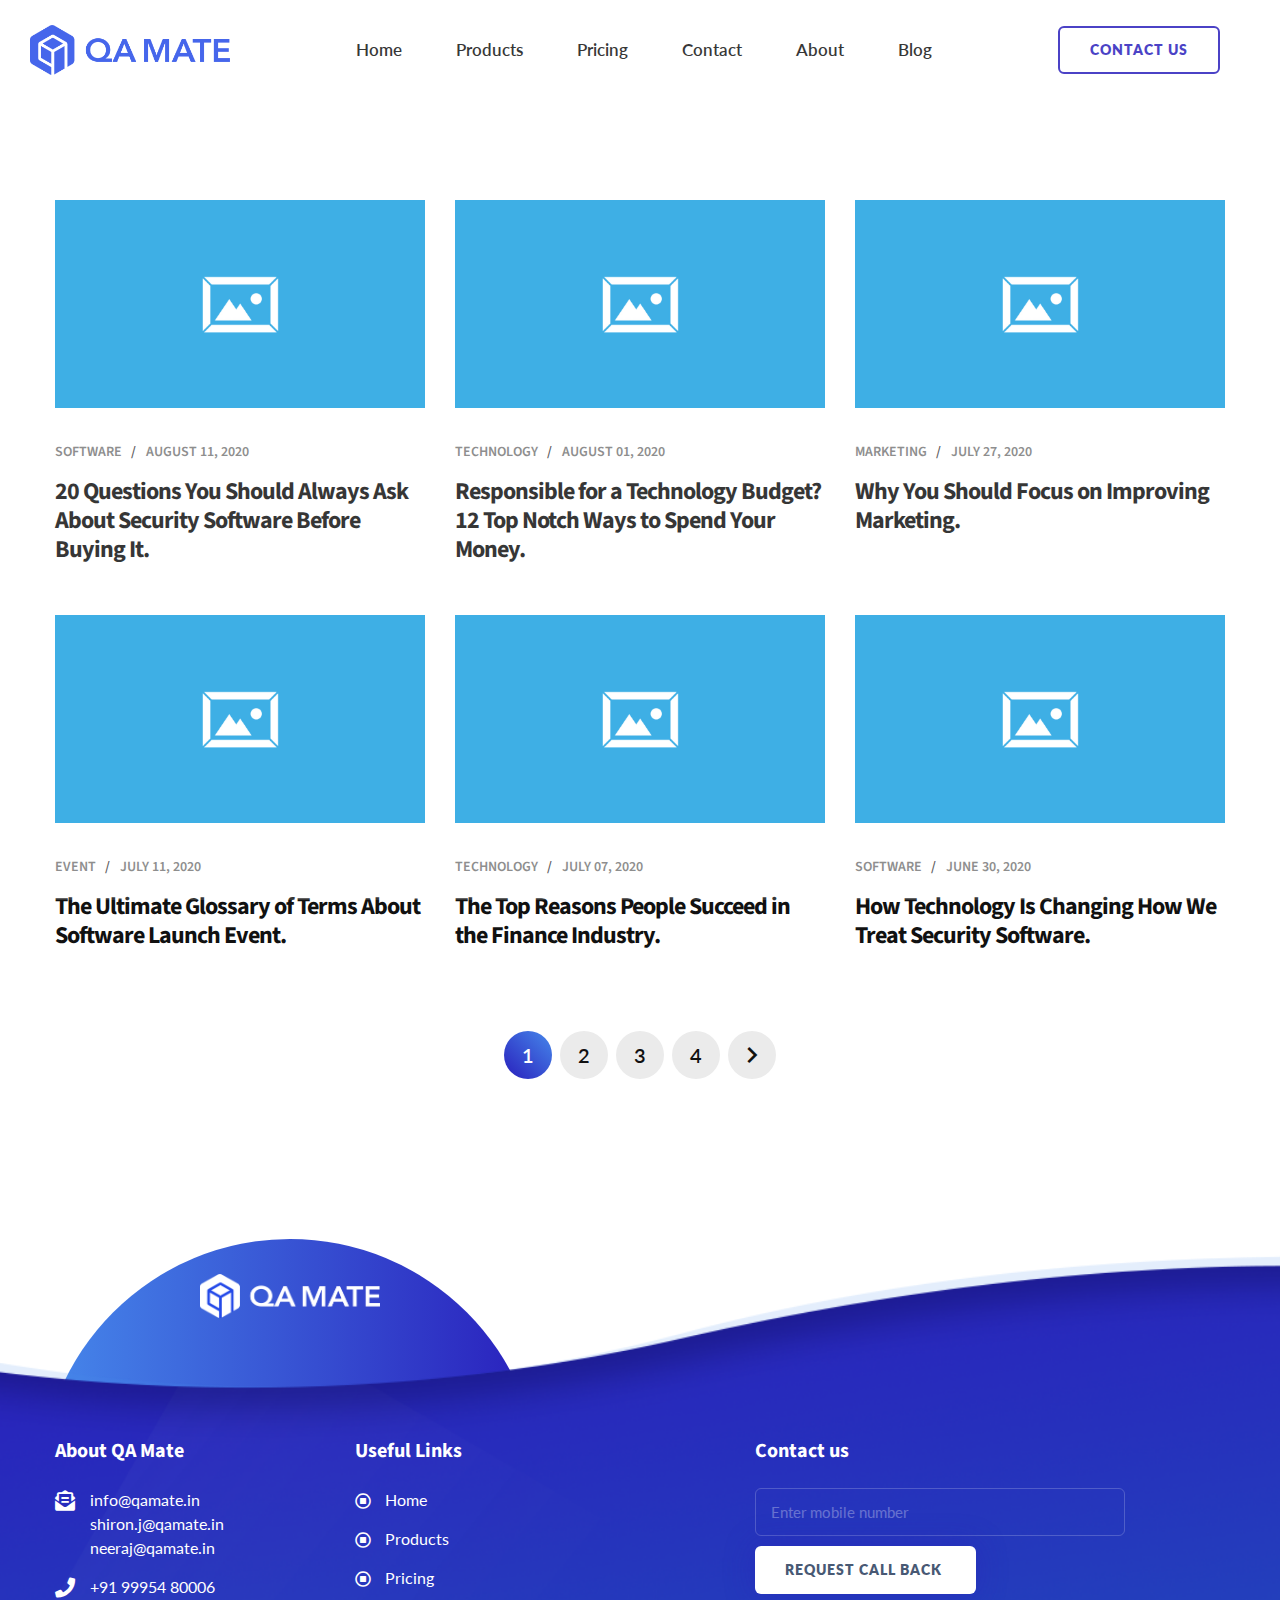
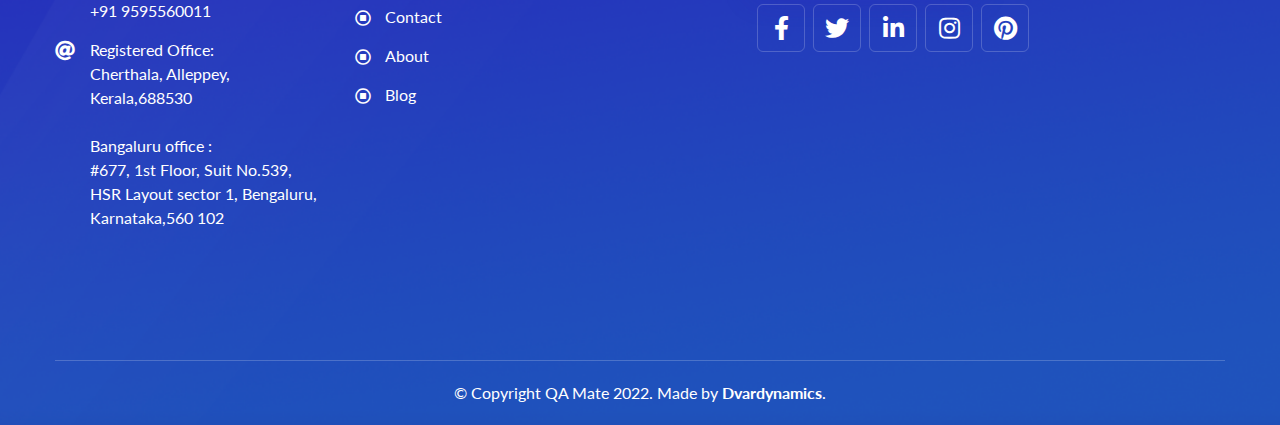
<file: latestnews.html>
<!DOCTYPE html>
<html lang="en">
    <head>
        <meta charset="utf-8" />
        <title>Qa Mate - Simplify Your Shop Floor Management System</title>
        <meta name="viewport" content="width=device-width, initial-scale=1.0">
        <meta name="description" content="For Apparel & Home Furnishing Industry" />
        <meta name="keywords" content="Application, Clean, Saas, Dashboard, Bootstrap4, Software Landing, HTML5 Template" />
        <meta content="sacredthemes" name="author" />
        <!-- favicon -->
        <link rel="shortcut icon" href="images/qamatefavicon.png">
        <!-- WOW Animation -->
        <link href="css/animate.css" rel="stylesheet" type="text/css"  />
        <!-- Bootstrap css -->
        <link href="css/bootstrap.min.css" rel="stylesheet" type="text/css" />
        <!-- Slick Slider -->
        <link href="css/slick.css" rel="stylesheet" type="text/css"  />
        <!-- Icons -->
        <link href="css/materialdesignicons.min.css" rel="stylesheet" type="text/css" />
        <link href="css/line-awesome.min.css" rel="stylesheet" type="text/css" />
        <link href="css/fontawesome.min.css" rel="stylesheet" type="text/css" />
        <!-- Main css File -->
        <link href="css/style.css" rel="stylesheet" type="text/css" id="theme-default" />
        <link href="css/rtl-style.css" rel="stylesheet" type="text/css" id="rtl-theme-default" disabled="disabled" />
        <link href="css/colors/default-color.css" rel="stylesheet" type="text/css" id="theme-color" />
    </head>
    <body>
        <!-- box-wrapper --> 
        <div class="box-wrapper">
            <!-- Loader -->
            <div id="preloader">
                <div id="status">
                    <div class="d-loader">
                         <img src="images/qamateloader.png" alt="QAMATE">
                    </div>
                </div>
            </div>
            <!-- Loader -->
            <!-- Nav Bar -->
            <header id="master-head" class="navbar menu-center">
                <div class="container-fluid">
                    <div id="main-logo" class="logo-container">
                        <a class="logo" href="index.html">
                            <img src="images/qamatelogoblue.png" class="logo-dark" alt="QAMATE">
                            <img src="images/qamatelogowhite.png" class="logo-light" alt="QAMATE">
                        </a>
                    </div>
                    <div class="menu-toggle-btn">
                        <!-- Mobile menu toggle-->
                        <a class="navbar-toggle">
                            <div class="burger-lines">
                            </div>
                        </a>
                        <!-- End mobile menu toggle-->
                    </div>
                    <div id="navigation" class="nav navbar-nav navbar-main">
                        <ul id="main-menu" class="menu-primary">
                            <li class="menu-item">
                                <a href="index.html">Home</a>
                                
                            </li>
                            <li class="menu-item ">
                                <a href="vision2.0.html">Products</a>
								<ul class="sub-menu">
                                    <li class="menu-item"><a href="vision2.0.html">Vision 2.0</a></li>
                                    <li class="menu-item"><a href="visibility1.0.html">Visibility 1.0</a></li>
									
                                    <li class="menu-item"><a href="labconsole1.0.html">Lab Console 1.0</a></li>
									</ul>
                                
                                    </li>
                                    
                                    
                            <li class="menu-item">
                                <a href="pricing.html">Pricing</a>
                                
                                    </li>
                                    
                            <li class="menu-item ">
                                <a href="contactus.html">Contact</a>
                                
                            </li>
                             <li class="menu-item ">
                                <a href="aboutus.html">About</a>
                                
                            </li>
							 <li class="menu-item ">
                                <a href="latestnews.html">Blog</a>
                                
                            </li>
                        </ul>
                    </div>
                    <div class="navbar-right">
                        <div class="menu-button">
                            <a href="#" target="_blank">
                                <div class="btn btn-outline-primary btn-dark">CONTACT US</div>
                            </a>
                        </div>
                        <div class="search-option style-dark">
                            
                        </div>
                    </div>
                </div>
            </header>
            <!-- Nav Bar -->
            <!-- Main Wrapper -->
            <div id="main-wrapper" class="page-wrapper">
                
                <!-- Page Header -->
                <div class="section-padding">
                    <div class="container">
                        <div class="row clearfix">
                            <div class="news-grid column-3">
                                <div class="article-block category-software">
                                    <div class="inner-box">
                                        <div class="article-img">
                                            <a href="#">
                                                <img src="images/large-thumb-3.jpg" alt="">
                                            </a>
                                        </div>
                                        <div class="article-details">
                                            <div class="post-meta">
                                                <span class="entry-meta entry-category">
                                                    <a href="#">Software</a>
                                                </span>
                                                <span class="entry-meta entry-date">
                                                    <a href="#">August 11, 2020</a>
                                                </span>
                                            </div>
                                            <h2 class="entry-title"><a href="#">20 Questions You Should Always Ask About Security Software Before Buying It.</a></h2>
                                        </div>
                                    </div>
                                </div><!-- End Article -->
                                <div class="article-block category-technology">
                                    <div class="inner-box">
                                        <div class="article-img">
                                            <a href="#">
                                                <img src="images/large-thumb-2.jpg" alt="">
                                            </a>
                                        </div>
                                        <div class="article-details">
                                            <div class="post-meta">
                                                <span class="entry-meta entry-category">
                                                    <a href="#">Technology</a>
                                                </span>
                                                <span class="entry-meta entry-date">
                                                    <a href="#">August 01, 2020</a>
                                                </span>
                                            </div>
                                            <h2 class="entry-title"><a href="#">Responsible for a Technology Budget? 12 Top Notch Ways to Spend Your Money.</a></h2>
                                        </div>
                                    </div>
                                </div><!-- End Article -->
                                <div class="article-block category-marketing">
                                    <div class="inner-box">
                                        <div class="article-img">
                                            <a href="#">
                                                <img src="images/large-thumb-5.jpg" alt="">
                                            </a>
                                        </div>
                                        <div class="article-details">
                                            <div class="post-meta">
                                                <span class="entry-meta entry-category">
                                                    <a href="#">Marketing</a>
                                                </span>
                                                <span class="entry-meta entry-date">
                                                    <a href="#">July 27, 2020</a>
                                                </span>
                                            </div>
                                            <h2 class="entry-title"><a href="#">Why You Should Focus on Improving Marketing.</a></h2>
                                        </div>
                                    </div>
                                </div><!-- End Article -->
                                <div class="article-block category-event">
                                    <div class="inner-box">
                                        <div class="article-img">
                                            <a href="#">
                                                <img src="images/large-thumb-1.jpg" alt="">
                                            </a>
                                        </div>
                                        <div class="article-details">
                                            <div class="post-meta">
                                                <span class="entry-meta entry-category">
                                                    <a href="#">Event</a>
                                                </span>
                                                <span class="entry-meta entry-date">
                                                    <a href="#">July 11, 2020</a>
                                                </span>
                                            </div>
                                            <h2 class="entry-title"><a href="#">The Ultimate Glossary of Terms About Software Launch Event.</a></h2>
                                        </div>
                                    </div>
                                </div><!-- End Article -->
                                <div class="article-block category-technology">
                                    <div class="inner-box">
                                        <div class="article-img">
                                            <a href="#">
                                                <img src="images/large-thumb-6.jpg" alt="">
                                            </a>
                                        </div>
                                        <div class="article-details">
                                            <div class="post-meta">
                                                <span class="entry-meta entry-category">
                                                    <a href="#">Technology</a>
                                                </span>
                                                <span class="entry-meta entry-date">
                                                    <a href="#">July 07, 2020</a>
                                                </span>
                                            </div>
                                            <h2 class="entry-title"><a href="#">The Top Reasons People Succeed in the Finance Industry.</a></h2>
                                        </div>
                                    </div>
                                </div><!-- End Article -->
                                <div class="article-block category-software">
                                    <div class="inner-box">
                                        <div class="article-img">
                                            <a href="#">
                                                <img src="images/large-thumb-4.jpg" alt="">
                                            </a>
                                        </div>
                                        <div class="article-details">
                                            <div class="post-meta">
                                                <span class="entry-meta entry-category">
                                                    <a href="#">Software</a>
                                                </span>
                                                <span class="entry-meta entry-date">
                                                    <a href="#">June 30, 2020</a>
                                                </span>
                                            </div>
                                            <h2 class="entry-title"><a href="#">How Technology Is Changing How We Treat Security Software.</a></h2>
                                        </div>
                                    </div>
                                </div><!-- End Article -->
                            </div><!-- End News grid -->
                            <div class="pagination-wrapper text-center">
                                <ul class="pagination">
                                    <li>
                                        <span aria-current="page" class="page-numbers current">1</span>
                                    </li>
                                    <li>
                                        <a class="page-numbers" href="#">2</a>
                                    </li>
                                    <li>
                                        <a class="page-numbers" href="#">3</a>
                                    </li>
                                    <li>
                                        <a class="page-numbers" href="#">4</a>
                                    </li>
                                    <li class="page-next">
                                        <a href="#">
                                            <i class="mdi mdi-chevron-right"></i>
                                        </a>
                                    </li>
                                </ul>
                            </div><!-- Pagination Wrapper-->
                        </div><!-- End Row -->
                    </div>
                </div><!-- About Section -->
            </div>
            <!-- Main Wrapper -->
             <footer class="site-footer footer-theme-one">
                <div class="container">
                    <div class="footer-logo">
                        <img src="images/qamatelogowhite.png" alt="QA MATE">
                    </div>
                    <div class="main-footer style-dark">
                        <div class="row">
                            <div class="col-lg-3">
                                <div class="widget">
                                    <div class="widget-title">
                                        <h3 class="title">About QA Mate</h3>
                                    </div>
                                    <div class="text-widget">
                                        <div class="contact-info">
                                            <ul>
                                                <li class="email-field">info@qamate.in<br>shiron.j@qamate.in<br>neeraj@qamate.in</li>
                                                <li class="phone-field">+91 99954 80006<br> +91 9595560011</li>
                                                <li class="address-field">Registered Office:<br>Cherthala, Alleppey, Kerala,688530 <br/><br/>Bangaluru office :<br> #677, 1st Floor, Suit No.539, <br>HSR Layout sector 1, Bengaluru, Karnataka,560 102 </li>
                                            </ul>
                                        </div>
                                        
                                    </div>
                                </div><!-- End Widget -->
                            </div><!-- End Col -->
                            <div class="col-lg-4">
                                <div class="widget">
                                    <div class="widget-title">
                                        <h3 class="title">Useful Links</h3>
                                    </div>
                                    <div class="text-widget">
                                        <div class="footer-nav">
                                            <ul>
                                                <li><a href="#">Home</a></li>
                                                <li><a href="#products">Products</a></li>
                                                <li><a href="#">Pricing</a></li>
                                                <li><a href="contactus.html">Contact</a></li>
                                                <li><a href="aboutus.html">About</a></li>
												<li><a href="latestnews.html">Blog</a></li>
                                            </ul>
                                        </div>
                                    </div>
                                </div><!-- End Widget -->
                            </div><!-- End Col -->
                            
                            
							
                            <div class="col-lg-4">
                                <div class="widget">
                                    <div class="widget-title">
                                        <h3 class="title">Contact us</h3>
                                    </div>
                                    <div class="text-widget">
                                        <div class="newsletter-form">
                                            <p> </p>
                                            <form method="post">
                                                <div class="form-group">
                                                    <input type="email" class="form-control" id="EmailInout" placeholder="Enter mobile number" required="">
                                                </div>
                                                <input type="submit" class="btn btn-primary btn-light" value="Request call back ">
                                            </form>
                                        </div>
										
                                    </div>
									
                                </div><!-- End Widget -->
								<div class="social-media-links">
                                            <ul>
                                                <li><a target="_blank" href="https://www.facebook.com/QA-Mate-537458863837905/"><i class="fab fa-facebook-f"></i></a></li>
                                                <li><a target="_blank" href="https://www.instagram.com/qamatellp/"><i class="fab fa-twitter"></i></a></li>
                                                <li><a target="_blank" href="https://www.linkedin.com/in/qa-mate-0660b5202/"><i class="fab fa-linkedin-in"></i></a></li>
												<li><a target="_blank" href="https://twitter.com/mate_qa"><i class="fab fa-instagram"></i></a></li>
												<li><a target="_blank" href="https://in.pinterest.com/qamatellp"><i class="fab fa-pinterest"></i></a></li>
												
                                            </ul>
                                        </div>
								
                            </div><!-- End Col -->
							
                        </div><!-- End Row -->
                    </div>
                    <div class="copyright-bar style-dark">
                        <div class="copyright-text text-center">
                            © Copyright QA Mate 2022. Made by <a href="https://dvardynamics.com" target="_blank"><strong>Dvardynamics</strong></a>.
                        </div>
                    </div>
                </div>
            </footer>
            <!-- Main Footer -->
            <div id="theme-option" class="option-panel">
                <h3>Select Your Color</h3>
                <ul class="pattern-color-list">
                    <li><a href="#" data-url="default-color" class="default-color active"></a></li>
                    <li><a href="#" data-url="orange-color" class="orange-color"></a></li>
                    <li><a href="#" data-url="green-color" class="green-color"></a></li>
                </ul>
                <h3>RTL/LTR Option</h3>
                <div class="layout-option">
                    <a href="#" class="btn btn-secondary btn-small enable rtl-version">RTL</a>
                    <a href="#" class="btn btn-secondary btn-small ltr-version">LTR</a>
                </div>
                <div class="switcher-btn">
                    <a href="#" class="settings">
                        <i class="mdi mdi-cog-outline mdi-spin"></i>
                    </a>
                </div>
            </div>
        </div>
        <!-- box-wrapper -->
        <div class="overlay overlay-search">
            <div class="close-search">
                <span class="lines"></span>
            </div>
            <div class="container">
                <form method="post">
                    <div class="form-group">
                        <input type="search" class="form-control" name="SearchInput" placeholder="Search…">
                        <button type="submit" class="search-submit"><i class="fa fa-search"></i></button>
                    </div>
                </form>
            </div>
        </div>
        <!--search-form-->

        <!-- javascript -->
        <script src="js/jquery.min.js"></script>
        <script src="js/jquery-migrate.min.js"></script>
        <script src="js/bootstrap.bundle.min.js"></script>
        <script src="js/jquery.easing.min.js"></script>
        <script src="js/scrollspy.min.js"></script>
        <script src="js/appear.js"></script>
        <!-- WOW Animation -->
        <script src="js/wow.min.js"></script>
        <!-- Slick Slider -->
        <script src="js/slick.min.js"></script>
        <!-- Main Js -->
        <script src="js/dcode.js"></script>
    </body>
</html>
</file>
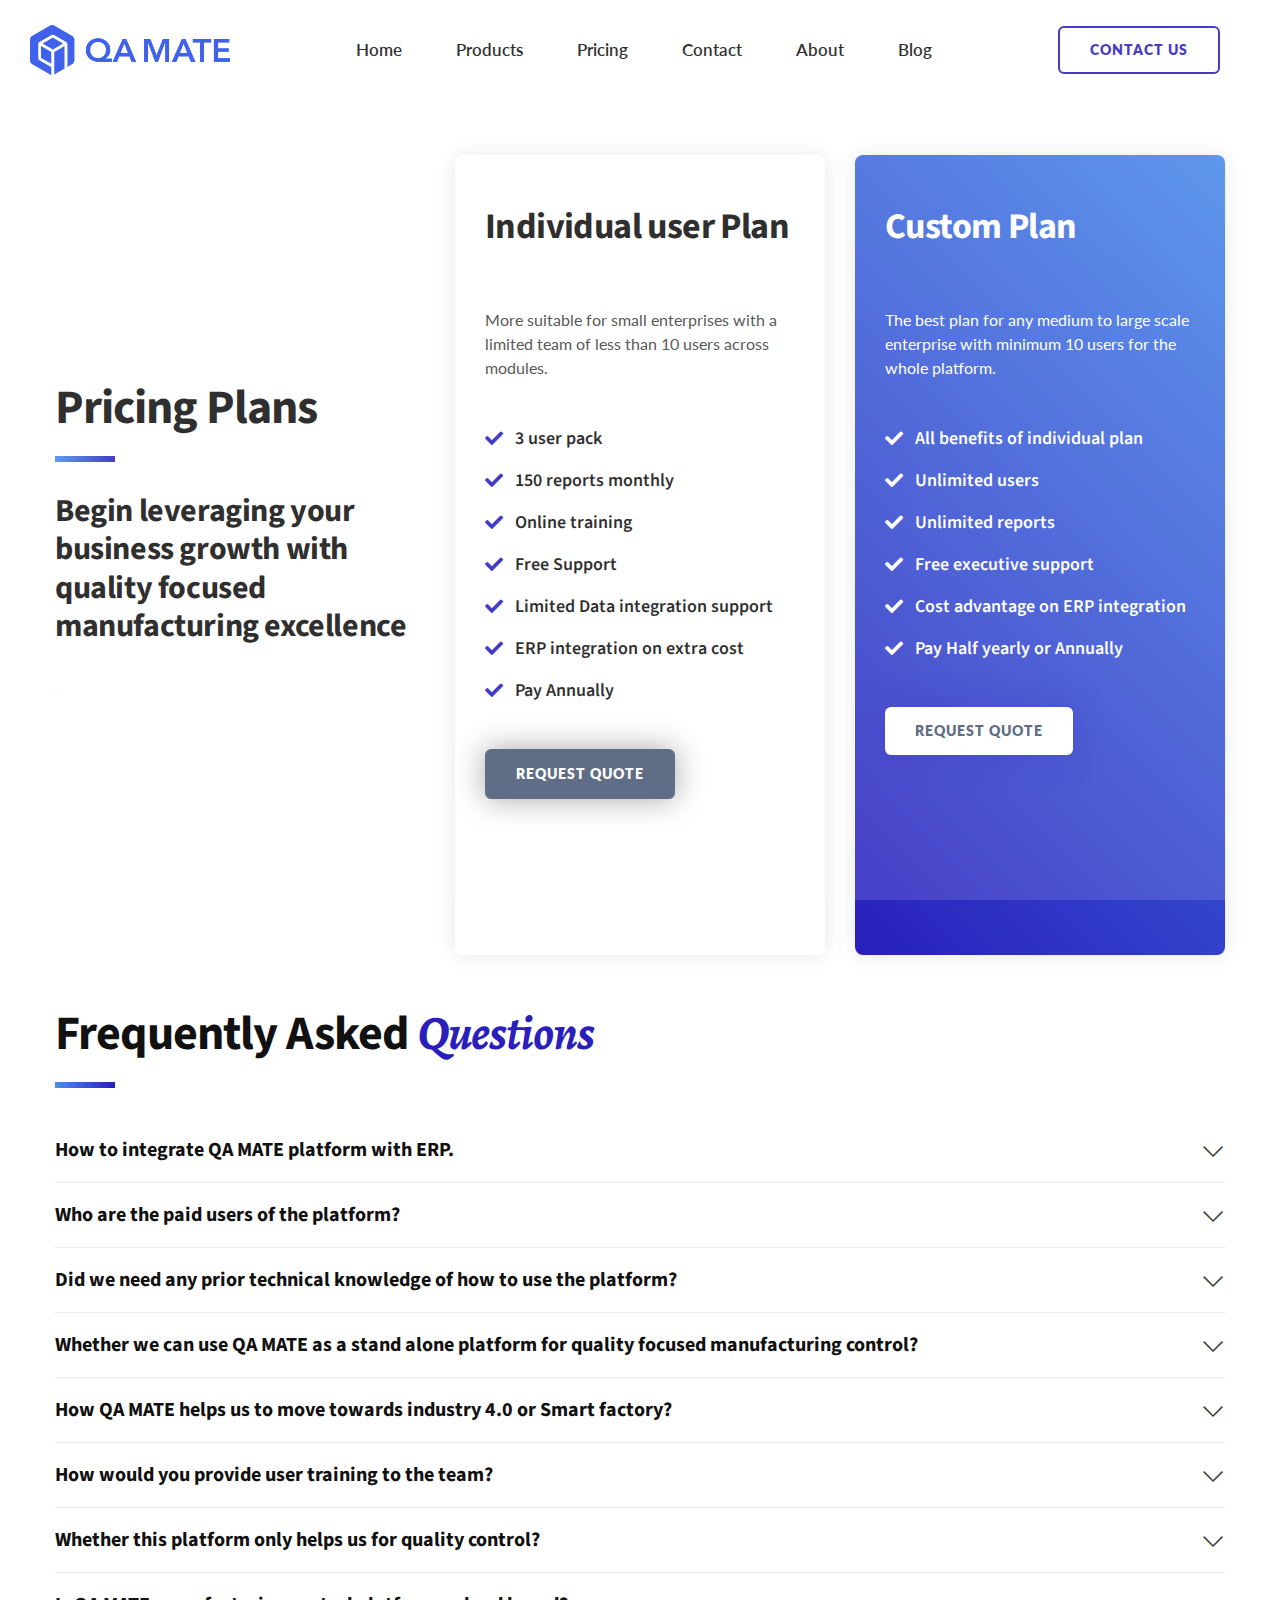
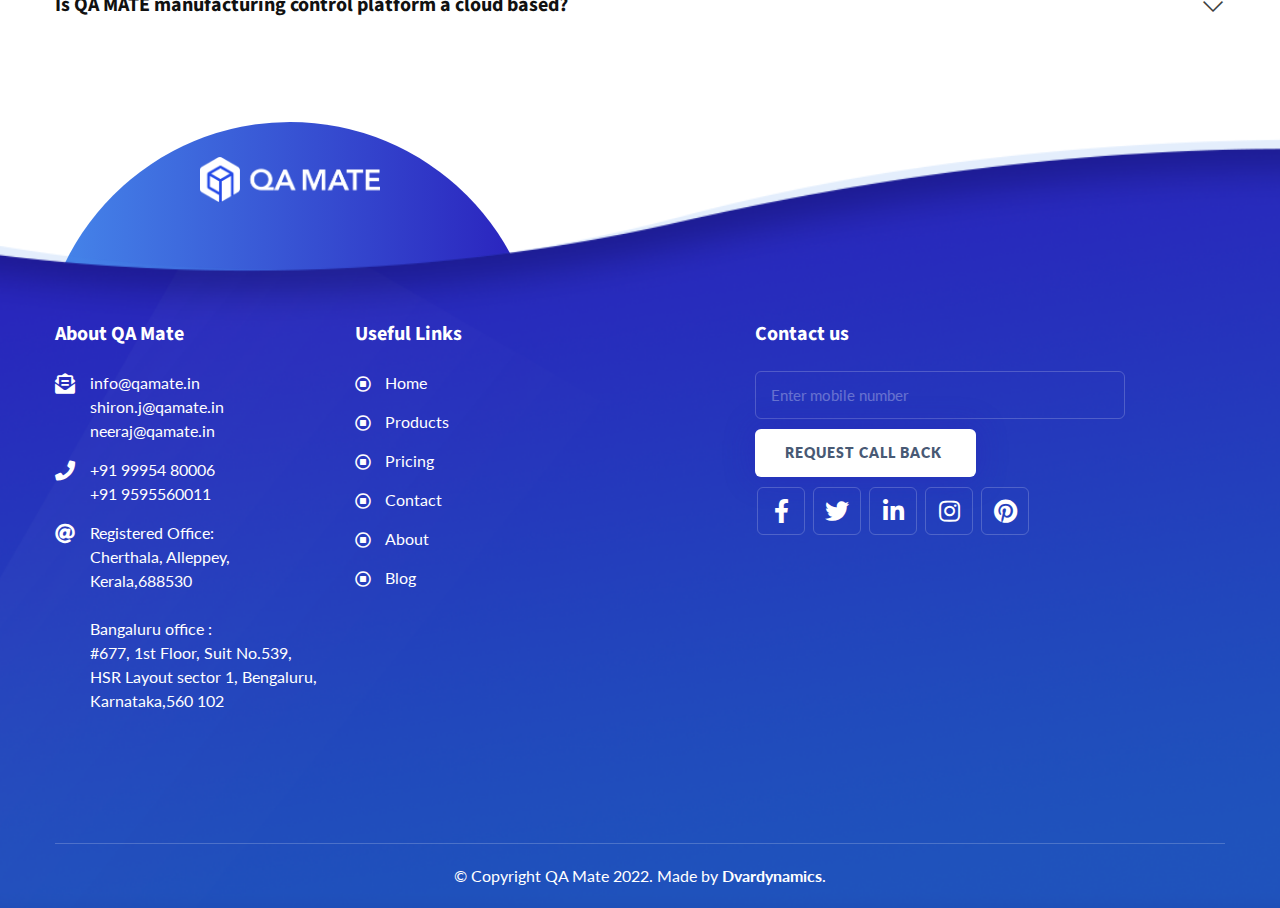
<file: pricing.html>
<!DOCTYPE html>
<html lang="en">
    <head>
        <meta charset="utf-8" />
        <title>Qa Mate - Simplify Your Shop Floor Management System</title>
        <meta name="viewport" content="width=device-width, initial-scale=1.0">
        <meta name="description" content="For Apparel & Home Furnishing Industry" />
        <meta name="keywords" content="Application, Clean, Saas, Dashboard, Bootstrap4" />
        <meta content="sacredthemes" name="author" />
        <!-- favicon -->
        <link rel="shortcut icon" href="images/favicon.ico">
        <!-- WOW Animation -->
        <link href="css/animate.css" rel="stylesheet" type="text/css"  />
        <!-- Bootstrap css -->
        <link href="css/bootstrap.min.css" rel="stylesheet" type="text/css" />
        <!-- Slick Slider -->
        <link href="css/slick.css" rel="stylesheet" type="text/css"  />
        <!-- Icons -->
        <link href="css/materialdesignicons.min.css" rel="stylesheet" type="text/css" />
        <link href="css/line-awesome.min.css" rel="stylesheet" type="text/css" />
        <link href="css/fontawesome.min.css" rel="stylesheet" type="text/css" />
        <!-- Main css File -->
        <link href="css/style.css" rel="stylesheet" type="text/css" id="theme-default" />
        <link href="css/rtl-style.css" rel="stylesheet" type="text/css" id="rtl-theme-default" disabled="disabled" />
        <link href="css/colors/default-color.css" rel="stylesheet" type="text/css" id="theme-color" />
    </head>
    <body>
        <!-- box-wrapper --> 
        <div class="box-wrapper">
            <!-- Loader -->
            <div id="preloader">
                <div id="status">
                    <div class="d-loader">
                        <img src="images/qamateloader.png" alt="QAMATE">
                    </div>
                </div>
            </div>
            <!-- Loader -->
            <!-- Nav Bar -->
            <header id="master-head" class="navbar menu-center">
                <div class="container-fluid">
                    <div id="main-logo" class="logo-container">
                        <a class="logo" href="index.html">
                            <img src="images/qamatelogoblue.png" class="logo-dark" alt="QAMATE">
                            <img src="images/qamatelogowhite.png" class="logo-light" alt="QAMATE">
                        </a>
                    </div>
                    <div class="menu-toggle-btn">
                        <!-- Mobile menu toggle-->
                        <a class="navbar-toggle">
                            <div class="burger-lines">
                            </div>
                        </a>
                        <!-- End mobile menu toggle-->
                    </div>
                   <div id="navigation" class="nav navbar-nav navbar-main">
                        <ul id="main-menu" class="menu-primary">
                            <li class="menu-item">
                                <a href="index.html">Home</a>
                                
                            </li>
                            <li class="menu-item ">
                                <a href="#products">Products</a>
								<ul class="sub-menu">
                                    <li class="menu-item"><a href="vision2.0.html">Vision 2.0</a></li>
                                    <li class="menu-item"><a href="visibility1.0.html">Visibility 1.0</a></li>
									
                                    <li class="menu-item"><a href="labconsole1.0.html">Lab Console 1.0</a></li>
									</ul>
                                
                                    </li>
                                    
                                    
                            <li class="menu-item">
                                <a href="pricing.html">Pricing</a>
                                
                                    </li>
                                    
                            <li class="menu-item ">
                                <a href="contactus.html">Contact</a>
                                
                            </li>
                             <li class="menu-item ">
                                <a href="aboutus.html">About</a>
                                
                            </li>
							 <li class="menu-item ">
                                <a href="latestnews.html">Blog</a>
                                
                            </li>
                        </ul>
                    </div>
                    <div class="navbar-right">
                        <div class="menu-button">
                            <a href="contactus.html" target="_blank">
                                <div class="btn btn-outline-primary btn-dark">CONTACT US</div>
                            </a>
                        </div>
                        <div class="search-option style-dark">
                            
                        </div>
                    </div>
                </div>
            </header>
            <!-- Nav Bar -->
            <!-- Main Wrapper -->
            <div id="main-wrapper" class="page-wrapper">
               
                <!-- Page Header -->
            
                <div class="pricing-section section-padding-products">
                    <div class="container">
                        <div class="row align-items-center clearfix">
                            <div class="col-lg-4">
                                <div class="heading-wrapper with-separator">
                                    <h2 class="h1">Pricing Plans</h2>
                                </div><!-- End Heading -->
                                <div class="text-wrapper">
                                    <h4>Begin leveraging your business growth with quality focused manufacturing excellence</h4>
                                    
                                </div>
                                <div class="btn-wrapper">
                                    <a href="#" class="btn link-btn"></a>
                                </div>
                            </div><!-- End Col -->
                            <div class="col-lg-8">
                                <div class="row pricing-plans-three clearfix">
                                    <div class="col-lg-6 col-md-6 col-12">
                                        <div class="price-card wow fadeInRight" data-wow-delay="0.2s">
                                            <div class="card-header">
                                                <h3 class="card-title">Individual user Plan</h3>
                                                
                                            </div>
                                            <div class="card-body">
                                                <div class="desc">
                                                    <p>More suitable for small enterprises with a limited team of less than 10 users across modules.</p>
                                                </div>
                                                <ul class="pricing-feature-list">
                                                    <li>3 user pack</li>
                                                    <li>150 reports monthly</li>
                                                    <li>Online training</li>
                                                    <li>Free Support</li>
                                                    <li>Limited Data integration support</li>
													<li>ERP integration on extra cost</li>
													<li>Pay Annually</li>
                                                </ul>
                                                <a href="#" class="btn btn-secondary">Request quote</a>
                                            </div>
                                        </div><!-- End Price card -->
                                    </div><!-- End Col -->
                                    <div class="col-lg-6 col-md-6 col-12">
                                        <div class="price-card popular wow fadeInRight" data-wow-delay="0.5s">
                                            <div class="card-header">
                                                <h3 class="card-title">Custom Plan</h3>
                                                
                                            </div>
                                            <div class="card-body">
                                                <div class="desc">
                                                    <p>The best plan for any medium to large scale enterprise with minimum 10 users for the whole platform.</p>
                                                </div>
                                                <ul class="pricing-feature-list">
                                                    <li>All benefits of individual plan</li>
                                                    <li>Unlimited users</li>
                                                    <li>Unlimited reports </li>
                                                    <li>Free executive support</li>
                                                    <li>Cost advantage on ERP integration</li>
													 <li>Pay Half yearly or Annually </li>
													 
                                                </ul>
                                                <a href="#" class="btn btn-primary">Request quote</a>
                                            </div>
                                        </div><!-- End Price card -->
                                    </div><!-- End Col -->
                                </div><!-- End Row -->
                            </div><!-- End Col -->
                        </div><!-- End Row -->
                    </div>
                </div>
                <!-- Pricing Section -->
				 <div class="faq-section section-padding-products">
                    <div class="container">
                        <div class="row">
                            <div class="col-lg-12">
                                <div class="heading-wrapper with-separator">
                                    <h2 class="h1">Frequently Asked <span>Questions</span></h2>
                                </div><!-- End Heading -->
                            </div><!-- End Col -->
                            <div class="col-lg-12">
                                <div class="panel-group" id="accordion" role="tablist" aria-multiselectable="true">
                                    <div class="panel panel-default">
                                        <div class="panel-heading" role="tab" id="heading0">
                                            <h3 class="panel-title">
                                                <a class="collapsed" role="button" title="" data-toggle="collapse" data-parent="#accordion" href="#collapse0" aria-expanded="true" aria-controls="collapse0">How to integrate QA MATE platform with ERP.</a>
                                            </h3>
                                        </div>
                                        <div id="collapse0" class="panel-collapse collapse" role="tabpanel" aria-labelledby="heading0">
                                            <div class="panel-body">
                                                <p>The QA MATE platform can be integrated to any of the existing ERP platform to fetch purchase order details for the ease of use.</p>
                                                
                                            </div>
                                        </div>
                                    </div>
                                    <div class="panel panel-default">
                                        <div class="panel-heading" role="tab" id="heading1">
                                            <h3 class="panel-title">
                                                <a class="collapsed" role="button" title="" data-toggle="collapse" data-parent="#accordion" href="#collapse1" aria-expanded="true" aria-controls="collapse1">Who are the paid users of the platform?</a>
                                            </h3>
                                        </div>
                                        <div id="collapse1" class="panel-collapse collapse" role="tabpanel" aria-labelledby="heading1">
                                            <div class="panel-body">
                                                <p>The QA MATE app users are the only paid users. We will provide free access to our dashboard proportionate to the paid users. The dashboard access is for the admin user and management team to manage and analyze real time data. </p>
                                            </div>
                                        </div>
                                    </div>
                                    <div class="panel panel-default">
                                        <div class="panel-heading" role="tab" id="heading2">
                                            <h3 class="panel-title">
                                                <a class="collapsed" role="button" title="" data-toggle="collapse" data-parent="#accordion" href="#collapse2" aria-expanded="true" aria-controls="collapse2">Did we need any prior technical knowledge of how to use the platform?</a>
                                            </h3>
                                        </div>
                                        <div id="collapse2" class="panel-collapse collapse" role="tabpanel" aria-labelledby="heading2">
                                            <div class="panel-body">
                                                <p>We have made the platform well crafted to simplify the entire process flow in order to reduce the learning curve to minimal to zero level. Yes, anyone can adapt to the within a limited time.</p>
                                            </div>
                                        </div>
                                    </div>
                                    <div class="panel panel-default">
                                        <div class="panel-heading" role="tab" id="heading3">
                                            <h3 class="panel-title">
                                                <a class="collapsed" role="button" title="" data-toggle="collapse" data-parent="#accordion" href="#collapse3" aria-expanded="true" aria-controls="collapse3">Whether we can use QA MATE as a stand alone platform for quality focused manufacturing control?</a>
                                            </h3>
                                        </div>
                                        <div id="collapse3" class="panel-collapse collapse" role="tabpanel" aria-labelledby="heading3">
                                            <div class="panel-body">
                                                <p>Yes, we can implement the platform as a stand alone platform. The inbuilt excel upload option enables admin users to enter data and use the platform with ease. The system can be implemented even without any ERP systeem.</p>
                                                
                                            </div>
                                        </div>
                                    </div>
									<div class="panel panel-default">
                                        <div class="panel-heading" role="tab" id="heading4">
                                            <h3 class="panel-title">
                                                <a class="collapsed" role="button" title="" data-toggle="collapse" data-parent="#accordion" href="#collapse4" aria-expanded="true" aria-controls="collapse4">How QA MATE helps us to move towards industry 4.0 or Smart factory?</a>
                                            </h3>
                                        </div>
                                        <div id="collapse4" class="panel-collapse collapse" role="tabpanel" aria-labelledby="heading4">
                                            <div class="panel-body">
                                                <p>The QA MATE platform is a cloud based manufacturing control platform focused on quality. The legacy ERP systems will have limitations to accommodate detailed needs of manufacturing. The  road map to industry 4.0 is though different collaborative platforms work together with man and machine to achieve growth.</p>
                                                
                                            </div>
                                        </div>
                                    </div>
									<div class="panel panel-default">
                                        <div class="panel-heading" role="tab" id="heading5">
                                            <h3 class="panel-title">
                                                <a class="collapsed" role="button" title="" data-toggle="collapse" data-parent="#accordion" href="#collapse5" aria-expanded="true" aria-controls="collapse5">How would you provide user training to the team?</a>
                                            </h3>
                                        </div>
                                        <div id="collapse5" class="panel-collapse collapse" role="tabpanel" aria-labelledby="heading5">
                                            <div class="panel-body">
                                                <p>QA MATE expert team will provide a direct visit to the factory premise and provide one to one interaction with the team to become familiar with the platform. We will provide online training secession based on the package and number of users confirmed by the client. </p>
                                                
                                            </div>
                                        </div>
                                    </div>
									<div class="panel panel-default">
                                        <div class="panel-heading" role="tab" id="heading6">
                                            <h3 class="panel-title">
                                                <a class="collapsed" role="button" title="" data-toggle="collapse" data-parent="#accordion" href="#collapse6" aria-expanded="true" aria-controls="collapse6">Whether this platform only helps us for quality control?</a>
                                            </h3>
                                        </div>
                                        <div id="collapse6" class="panel-collapse collapse" role="tabpanel" aria-labelledby="heading6">
                                            <div class="panel-body">
                                                <p>No, QA MATE is a quality focused manufacturing control platform. As we are providing different modules for each production stage and clear track on your production flow. QA MATE  enables organizations to focus on quality and manufacturing control.</p>
                                                
                                            </div>
                                        </div>
                                    </div>
									<div class="panel panel-default">
                                        <div class="panel-heading" role="tab" id="heading7">
                                            <h3 class="panel-title">
                                                <a class="collapsed" role="button" title="" data-toggle="collapse" data-parent="#accordion" href="#collapse7" aria-expanded="true" aria-controls="collapse7">Is QA MATE manufacturing control platform a cloud based?</a>
                                            </h3>
                                        </div>
                                        <div id="collapse7" class="panel-collapse collapse" role="tabpanel" aria-labelledby="heading7">
                                            <div class="panel-body">
                                                <p>Yes, this is a 100% cloud based platform which improves efficiency and our expert team can fix any issues within a limited time period. The cloud platform is more adaptable to work in multiple manufacturing facilities across the globe.</p>
                                                
                                            </div>
                                        </div>
                                    </div>
                                </div>
                            </div><!-- End Col -->
                        </div><!-- End Row -->
                    </div>
                </div><!-- FAQ Section -->
            </div>
            <!-- Main Wrapper -->
             <footer class="site-footer footer-theme-one">
                <div class="container">
                    <div class="footer-logo">
                        <img src="images/qamatelogowhite.png" alt="QA MATE">
                    </div>
                    <div class="main-footer style-dark">
                        <div class="row">
                            <div class="col-lg-3">
                                <div class="widget">
                                    <div class="widget-title">
                                        <h3 class="title">About QA Mate</h3>
                                    </div>
                                    <div class="text-widget">
                                        <div class="contact-info">
                                            <ul>
                                                <li class="email-field">info@qamate.in<br>shiron.j@qamate.in<br>neeraj@qamate.in</li>
                                                <li class="phone-field">+91 99954 80006<br> +91 9595560011</li>
                                                <li class="address-field">Registered Office:<br>Cherthala, Alleppey, Kerala,688530 <br/><br/>Bangaluru office :<br> #677, 1st Floor, Suit No.539, <br>HSR Layout sector 1, Bengaluru, Karnataka,560 102 </li>
                                            </ul>
                                        </div>
                                        
                                    </div>
                                </div><!-- End Widget -->
                            </div><!-- End Col -->
                            <div class="col-lg-4">
                                <div class="widget">
                                    <div class="widget-title">
                                        <h3 class="title">Useful Links</h3>
                                    </div>
                                    <div class="text-widget">
                                        <div class="footer-nav">
                                            <ul>
                                                <li><a href="#">Home</a></li>
                                                <li><a href="#products">Products</a></li>
                                                <li><a href="#">Pricing</a></li>
                                                <li><a href="contactus.html">Contact</a></li>
                                                <li><a href="aboutus.html">About</a></li>
												<li><a href="latestnews.html">Blog</a></li>
                                            </ul>
                                        </div>
                                    </div>
                                </div><!-- End Widget -->
                            </div><!-- End Col -->
                            
                            
							
                            <div class="col-lg-4">
                                <div class="widget">
                                    <div class="widget-title">
                                        <h3 class="title">Contact us</h3>
                                    </div>
                                    <div class="text-widget">
                                        <div class="newsletter-form">
                                            <p> </p>
                                            <form method="post">
                                                <div class="form-group">
                                                    <input type="email" class="form-control" id="EmailInout" placeholder="Enter mobile number" required="">
                                                </div>
                                                <input type="submit" class="btn btn-primary btn-light" value="Request call back ">
                                            </form>
                                        </div>
										
                                    </div>
									
                                </div><!-- End Widget -->
								<div class="social-media-links">
                                            <ul>
                                                <li><a target="_blank" href="https://www.facebook.com/QA-Mate-537458863837905/"><i class="fab fa-facebook-f"></i></a></li>
                                                <li><a target="_blank" href="https://www.instagram.com/qamatellp/"><i class="fab fa-twitter"></i></a></li>
                                                <li><a target="_blank" href="https://www.linkedin.com/in/qa-mate-0660b5202/"><i class="fab fa-linkedin-in"></i></a></li>
												<li><a target="_blank" href="https://twitter.com/mate_qa"><i class="fab fa-instagram"></i></a></li>
												<li><a target="_blank" href="https://in.pinterest.com/qamatellp"><i class="fab fa-pinterest"></i></a></li>
												
                                            </ul>
                                        </div>
								
                            </div><!-- End Col -->
							
                        </div><!-- End Row -->
                    </div>
                    <div class="copyright-bar style-dark">
                        <div class="copyright-text text-center">
                            © Copyright QA Mate 2022. Made by <a href="https://dvardynamics.com" target="_blank"><strong>Dvardynamics</strong></a>.
                        </div>
                    </div>
                </div>
            </footer>
            <!-- Main Footer -->
            <div id="theme-option" class="option-panel">
                <h3>Select Your Color</h3>
                <ul class="pattern-color-list">
                    <li><a href="#" data-url="default-color" class="default-color active"></a></li>
                    <li><a href="#" data-url="orange-color" class="orange-color"></a></li>
                    <li><a href="#" data-url="green-color" class="green-color"></a></li>
                </ul>
                <h3>RTL/LTR Option</h3>
                <div class="layout-option">
                    <a href="#" class="btn btn-secondary btn-small enable rtl-version">RTL</a>
                    <a href="#" class="btn btn-secondary btn-small ltr-version">LTR</a>
                </div>
                <div class="switcher-btn">
                    <a href="#" class="settings">
                        <i class="mdi mdi-cog-outline mdi-spin"></i>
                    </a>
                </div>
            </div>
        </div>
        <!-- box-wrapper -->
        <div class="overlay overlay-search">
            <div class="close-search">
                <span class="lines"></span>
            </div>
            <div class="container">
                <form  method="post">
                    <div class="form-group">
                        <input type="search" class="form-control" name="SearchInput" placeholder="Search…">
                        <button type="submit" class="search-submit"><i class="fa fa-search"></i></button>
                    </div>
                </form>
            </div>
        </div>
        <!--search-form-->

        <!-- javascript -->
        <script src="js/jquery.min.js"></script>
        <script src="js/jquery-migrate.min.js"></script>
        <script src="js/bootstrap.bundle.min.js"></script>
        <script src="js/jquery.easing.min.js"></script>
        <script src="js/scrollspy.min.js"></script>
        <script src="js/appear.js"></script>
        <!-- WOW Animation -->
        <script src="js/wow.min.js"></script>
        <!-- Slick Slider -->
        <script src="js/slick.min.js"></script>
        <!-- Main Js -->
        <script src="js/dcode.js"></script>
    </body>
</html>
</file>
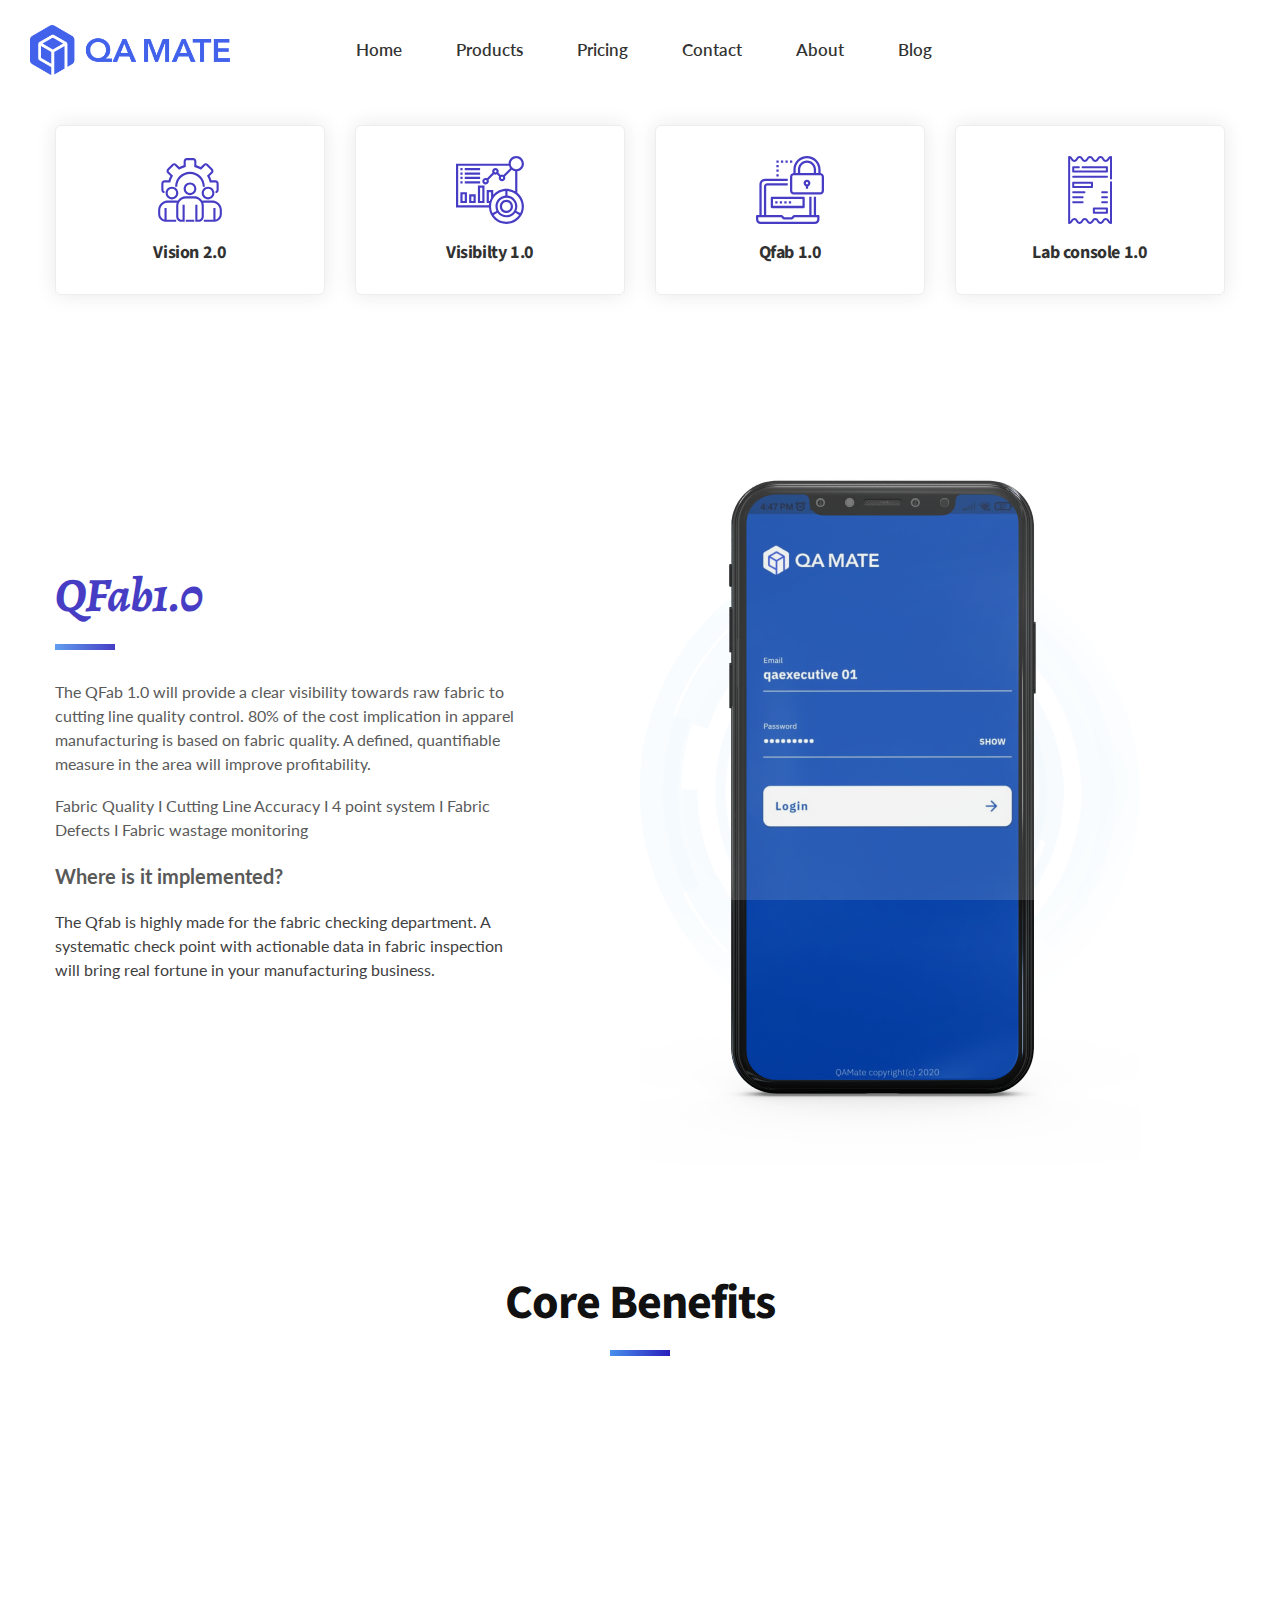
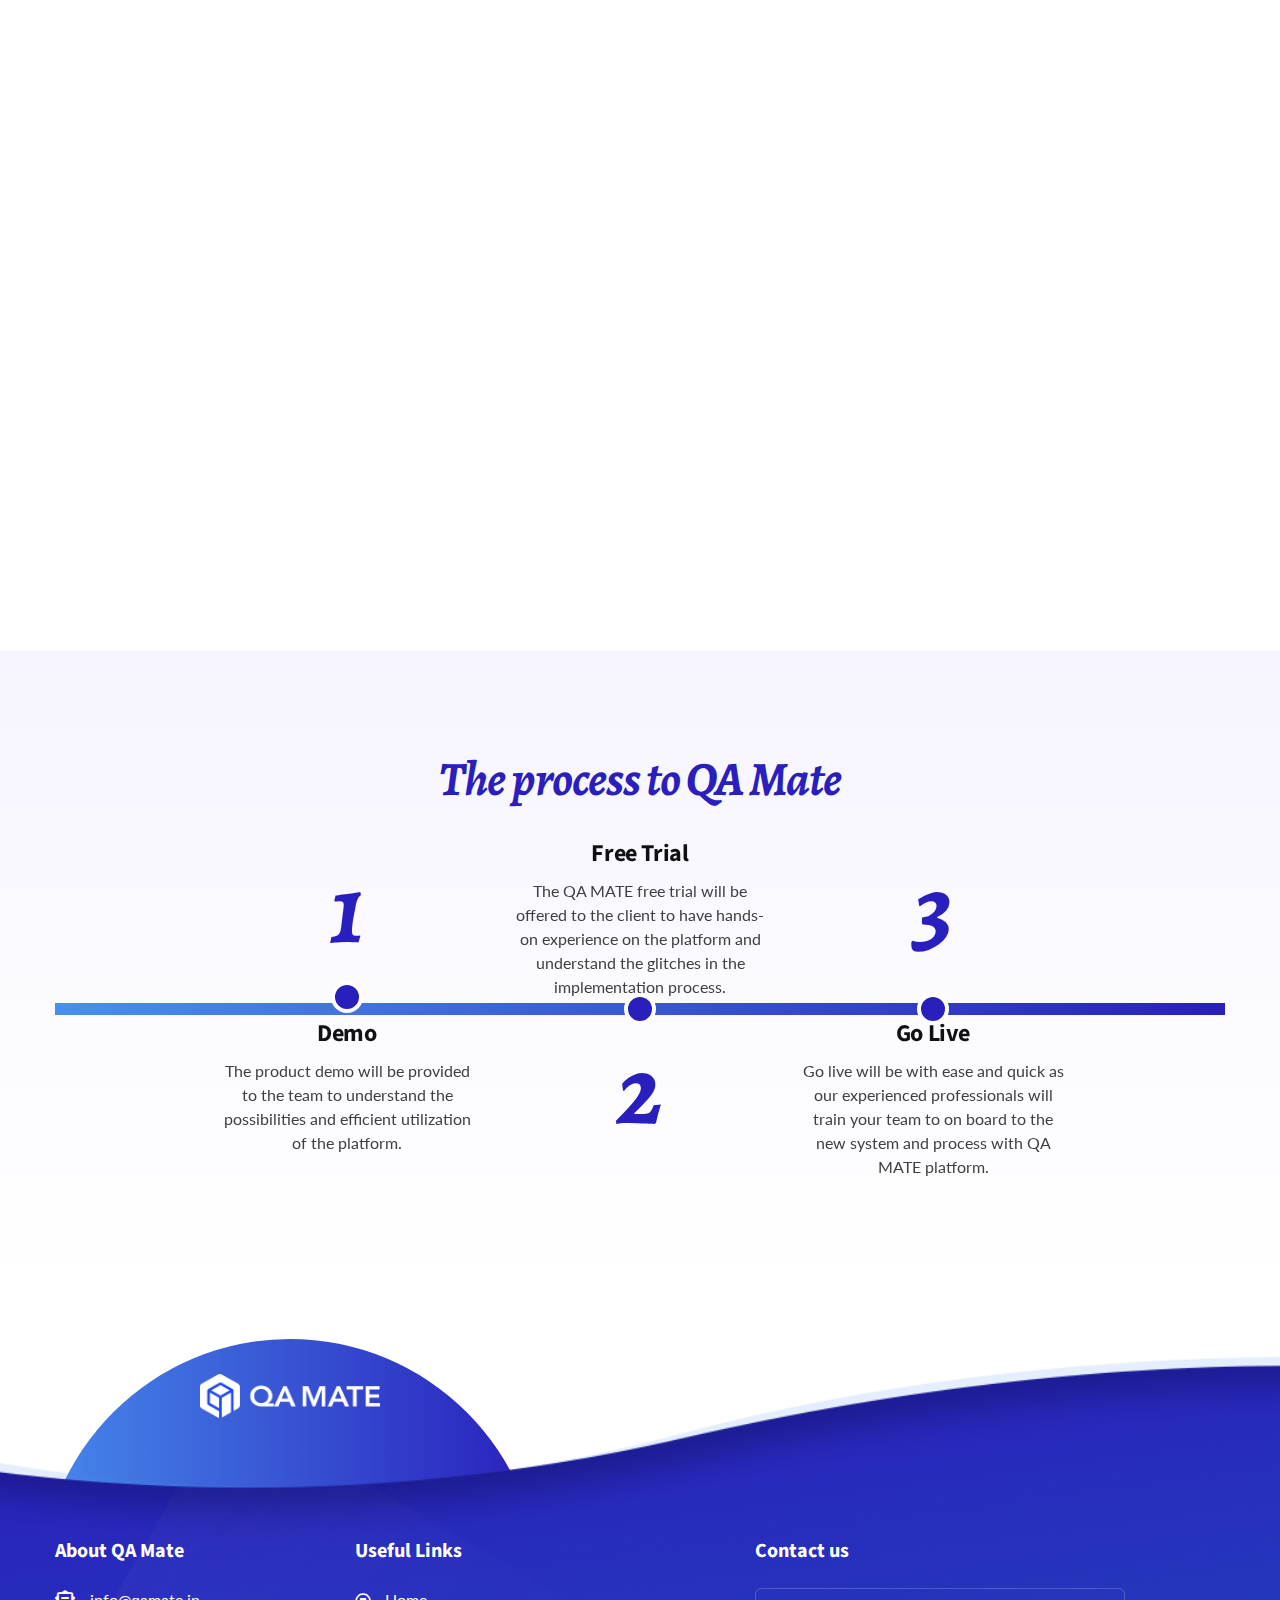
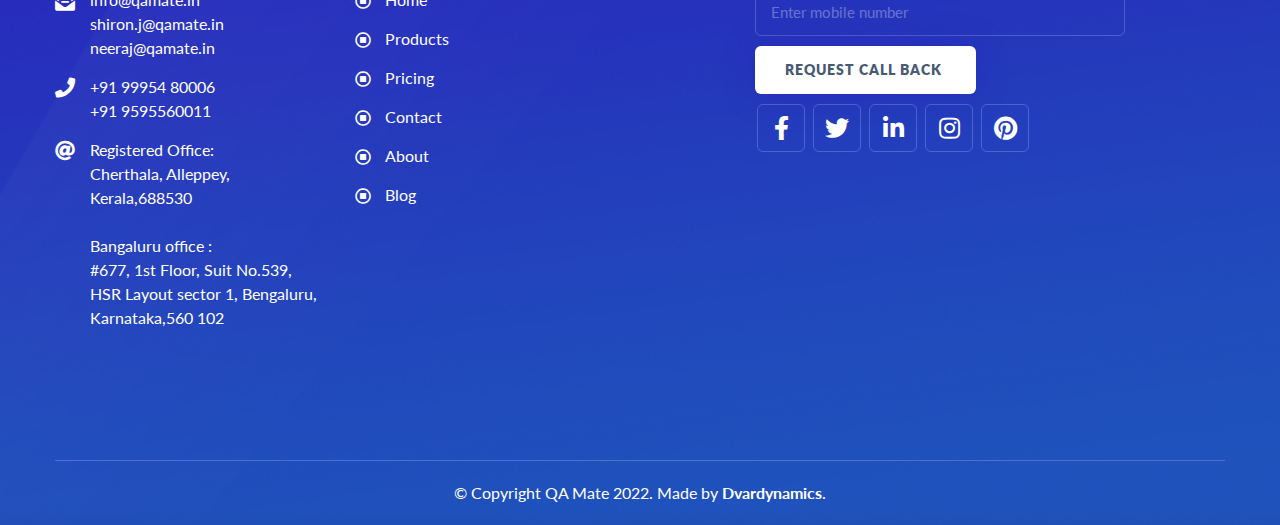
<file: qfab1.0.html>
<!DOCTYPE html>
<html lang="en">
    <head>
        <meta charset="utf-8" />
        <title>Qa Mate - Simplify Your Shop Floor Management System</title>
        <meta name="viewport" content="width=device-width, initial-scale=1.0">
        <meta name="description" content="For Apparel & Home Furnishing Industry" />
        <meta name="keywords" content="Application, Clean, Saas, Dashboard, Bootstrap4" />
        <meta content="sacredthemes" name="author" />
        <!-- favicon -->
        <link rel="shortcut icon" href="images/favicon.ico">
        <!-- WOW Animation -->
        <link href="css/animate.css" rel="stylesheet" type="text/css"  />
        <!-- Bootstrap css -->
        <link href="css/bootstrap.min.css" rel="stylesheet" type="text/css" />
        <!-- Slick Slider -->
        <link href="css/slick.css" rel="stylesheet" type="text/css"  />
        <!-- Icons -->
        <link href="css/materialdesignicons.min.css" rel="stylesheet" type="text/css" />
        <link href="css/line-awesome.min.css" rel="stylesheet" type="text/css" />
        <link href="css/fontawesome.min.css" rel="stylesheet" type="text/css" />
        <!-- Main css File -->
        <link href="css/style.css" rel="stylesheet" type="text/css" id="theme-default" />
        <link href="css/rtl-style.css" rel="stylesheet" type="text/css" id="rtl-theme-default" disabled="disabled" />
        <link href="css/colors/default-color.css" rel="stylesheet" type="text/css" id="theme-color" />
    </head>
    <body>
        <!-- box-wrapper -->
        <div class="box-wrapper">
            <!-- Loader -->
            <div id="preloader">
                <div id="status">
                    <div class="d-loader">
                        <img src="images/qamateloader.png" alt="QAMATE">
                    </div>
                </div>
            </div>
            <!-- Loader -->
             <!-- Nav Bar -->
             <header id="master-head" class="navbar menu-center">
                <div class="container-fluid">
                    <div id="main-logo" class="logo-container">
                        <a class="logo" href="index.html">
                            <img src="images/qamatelogoblue.png" class="logo-dark" alt="QAMATE">
                            <img src="images/qamatelogowhite.png" class="logo-light" alt="QAMATE">
                        </a>
                    </div>
                    <div class="menu-toggle-btn">
                        <!-- Mobile menu toggle-->
                        <a class="navbar-toggle">
                            <div class="burger-lines">
                            </div>
                        </a>
                        <!-- End mobile menu toggle-->
                    </div>
                    <div id="navigation" class="nav navbar-nav navbar-main">
                        <ul id="main-menu" class="menu-primary">
                            <li class="menu-item">
                                <a href="index.html">Home</a>
                                
                            </li>
                            <li class="menu-item ">
                                <a href="vision2.0.html">Products</a>
								<ul class="sub-menu">
                                    <li class="menu-item"><a href="vision2.0.html">Vision 2.0</a></li>
                                    <li class="menu-item"><a href="visibility1.0.html">Visibility 1.0</a></li>
									
                                    <li class="menu-item"><a href="labconsole1.0.html">Lab Console 1.0</a></li>
									</ul>
                                
                                    </li>
                                    
                                    
                            <li class="menu-item">
                                <a href="pricing.html">Pricing</a>
                                
                                    </li>
                                    
                            <li class="menu-item ">
                                <a href="contactus.html">Contact</a>
                                
                            </li>
                             <li class="menu-item ">
                                <a href="aboutus.html">About</a>
                                
                            </li>
							 <li class="menu-item ">
                                <a href="latestnews.html">Blog</a>
                                
                            </li>
                        </ul>
                    </div>
                    <div class="navbar-right">
                        <div class="menu-button">
                            <a href="contactus.html" target="_blank">
                                <div class="btn btn-outline-primary btn-light btn-contact">CONTACT US</div>
                            </a>
                        </div>
                        <div class="search-option style-dark">
                            
                        </div>
                    </div>
                </div>
            </header>
            <!-- Nav Bar -->
            <!-- Main Wrapper -->
            <div id="main-wrapper" class="page-wrapper">
                
                <!-- Page Header -->
                <div class="about-section section-padding-products dc-two">
                    <div class="container">
                        <div class="row clearfix">
                            <div class="col-lg-3 col-md-6 col-sm-12">
                                <div class="features-block theme-three wow fadeInUp">
                                    <div class="inner-box">
                                        <div class="icon">
                                           <a href="vision2.0.html"> <img class="normal" src="images/default-color/icon-3.svg" alt="" ></a>
                                        </div>
                                        <div class="text">
                                            <h4>Vision 2.0<br /></h4>    
                                        </div>
                                    </div>
                                </div>
                            </div><!-- End Col -->
                            <div class="col-lg-3 col-md-6 col-sm-12">
                                <div class="features-block theme-three wow fadeInUp" data-wow-delay="0.2s">
                                    <div class="inner-box">
                                        <div class="icon">
                                            <a href="visibility1.0.html"><img class="normal" src="images/default-color/icon-24.svg" alt=""></a>
                                        </div>
                                        <div class="text">
                                            <h4>Visibilty 1.0<br /></h4>
                                        </div>
                                    </div>
                                </div>
                            </div><!-- End Col -->
                            <div class="col-lg-3 col-md-6 col-sm-12">
                                <div class="features-block theme-three wow fadeInUp" data-wow-delay="0.4s">
                                    <div class="inner-box">
                                        <div class="icon">
                                           <a href="qfab1.0.html"> <img class="normal" src="images/default-color/icon-4.svg" alt=""></a>
                                        </div>
                                        <div class="text">
                                            <h4>Qfab 1.0<br /></h4>    
                                        </div>
                                    </div>
                                </div>
                            </div><!-- End Col -->
                            <div class="col-lg-3 col-md-6 col-sm-12">
                                <div class="features-block theme-three wow fadeInUp" data-wow-delay="0.6s">
                                    <div class="inner-box">
                                        <div class="icon">
                                            <a href="labconsole1.0.html"><img class="normal" src="images/default-color/icon-18.svg" alt=""></a>
                                        </div>
                                        <div class="text">
                                            <h4>Lab console 1.0<br /></h4>    
                                        </div>
                                    </div>
                                </div>
                            </div><!-- End Col -->
                            
                            
                        </div><!-- End Row -->
                        <div class="row clearfix">
                            <div class="col-lg-7 text-center">
                                <div class="empty-space-30"></div>
                            </div><!-- End Col -->
                        </div><!-- End Row -->
                        <div class="row clearfix align-items-center flex-row-reverse">
                            <div class="col-lg-7 text-center">
                                <div class="image-wrapper">
                                    <div class="circle-background-animation">
                                        <img src="images/default-color/products.svg" alt="" />
                                    </div>
                                </div>
                            </div><!-- End Col -->
                            <div class="col-lg-5">
                                <div class="heading-wrapper with-separator">
                                    <h2 class="h1"><span>QFab1.0</span></h2>
                                </div>
                                <!-- End Heading -->
                                <div class="text-wrapper">
                                    
                                    <p>The QFab 1.0  will provide a clear visibility towards raw fabric to cutting line quality control. 80% of the cost implication in apparel manufacturing is based on fabric quality.  A defined, quantifiable measure in the area will improve profitability.</p>
                                     <p>Fabric Quality I Cutting Line Accuracy I 4 point system I Fabric Defects I Fabric wastage monitoring</p>
									 <p class="lead-text"><strong>Where is it implemented?</strong></p>
									 <p>The Qfab is highly made for the fabric checking department. A systematic check point with actionable data in fabric inspection will bring real fortune in your manufacturing business.</p>
							   </div>
                                
                                
                                
                            </div><!-- End Col -->
                        </div><!-- End Row -->
                    </div>
                </div>
				
				<div class="section-padding-products">
                    <div class="container">
                        <div class="row clearfix justify-content-center">
                            <div class="col-lg-10">
                                <div class="heading-wrapper text-center with-separator">
                                    <h2 class="h1">Core Benefits</h2>
                                    <div class="lead-text">
                                        <p></p>
                                    </div>
                                </div><!-- End Heading -->
                            </div><!-- End Col -->
                        </div><!-- End Row -->
                        <div class="row clearfix">    
                            <div class="col-lg-6 col-md-6">
                                <div class="features-block theme-four wow fadeInUp">
                                    <div class="inner-box">
                                        <div class="icon">
                                            <img class="normal" src="images/default-color/icon-1.svg" alt="">
                                        </div>
                                        <div class="text">
                                            <h4>Business growth</h4>    
                                            <p>The global customers require advanced process controlled factories to cater the fast changing fashion needs. The process implementations and automations will improve your brand image and drive business growth.</p>
                                        </div>
                                    </div>
                                </div>
                            </div><!-- End Col -->
                            <div class="col-lg-6 col-md-6">
                                <div class="features-block theme-four wow fadeInUp" data-wow-delay="0.2s">
                                    <div class="inner-box">
                                        <div class="icon">
                                            <img class="normal" src="images/default-color/icon-2.svg" alt="">
                                        </div>
                                        <div class="text">
                                            <h4>Increase Credibility</h4>    
                                            <p>The automated reports and well followed process control increase credibility and reputation in the industry. Quality is credibility!</p>
                                        </div>
                                    </div>
                                </div>
                            </div><!-- End Col -->
                            <div class="col-lg-6 col-md-6">
                                <div class="features-block theme-four wow fadeInUp" data-wow-delay="0.2s">
                                    <div class="inner-box">
                                        <div class="icon">
                                            <img class="normal" src="images/default-color/icon-3.svg" alt="">
                                        </div>
                                        <div class="text">
                                            <h4>Audit Compliance</h4>    
                                            <p>The fashion retailers and brands are always in search of process oriented manufacturers. The vision 2.0 will improve your overall QMS audit score and improve customer confidence.</p>
                                        </div>
                                    </div>
                                </div>
                            </div><!-- End Col -->
                            <div class="col-lg-6 col-md-6">
                                <div class="features-block theme-four wow fadeInUp" data-wow-delay="0.4s">
                                    <div class="inner-box">
                                        <div class="icon">
                                            <img class="normal" src="images/default-color/icon-4.svg" alt="">
                                        </div>
                                        <div class="text">
                                            <h4>Reduce Defects</h4>    
                                            <p>The fabric quality defect found in the early stage will bring down quality problems during production. Reduced number of major defects are increased profit.</p>
                                        </div>
                                    </div>
                                </div>
                            </div><!-- End Col -->
							<div class="col-lg-6 col-md-6">
                                <div class="features-block theme-four wow fadeInUp">
                                    <div class="inner-box">
                                        <div class="icon">
                                            <img class="normal" src="images/default-color/icon-1.svg" alt="">
                                        </div>
                                        <div class="text">
                                            <h4>Cost Saving</h4>    
                                            <p>Fabric being the most critical area of garment manufacturing each penny saved will increase revenue</p>
                                        </div>
                                    </div>
                                </div>
                            </div><!-- End Col -->
							<div class="col-lg-6 col-md-6">
                                <div class="features-block theme-four wow fadeInUp">
                                    <div class="inner-box">
                                        <div class="icon">
                                            <img class="normal" src="images/default-color/icon-1.svg" alt="">
                                        </div>
                                        <div class="text">
                                            <h4>Supplier empowerment</h4>    
                                            <p>The supplier/fabric mill  performance will  be analyzed in real time and provide feedback instantly to take action.</p>
                                        </div>
                                    </div>
                                </div>
                            </div><!-- End Col -->
                        </div><!-- End Row -->
                    </div>
                </div>
				
				<div class="section-padding light-gradient-bg">
                    <div class="container">
                        <div class="row clearfix justify-content-center">
                            <div class="col-lg-8">
                                <div class="heading-wrapper text-center">
                                    <h2 class="h1"><span>The process to QA Mate</span></h2>
                                    <div class="lead-text">
                                        <p></p>
                                    </div>
                                </div><!-- End Heading -->
                            </div><!-- End Col -->
                        </div><!-- End Row -->
                        <div class="row clearfix">
                            <div class="col-lg-12">
                                <div class="timeline timeline-slider">
                                    <div class="timeline-item">
                                        <div class="timeline-wrapper">
                                            <div class="step-number">
                                                <span>1</span>
                                            </div>
                                            <div class="content">
                                                <h4>Demo</h4>
                                                <p>The product demo will be provided to the team to understand the possibilities and efficient utilization of the platform.</p>
                                            </div>
                                        </div>
                                    </div>
                                    <div class="timeline-item">
                                        <div class="timeline-wrapper">
                                            <div class="step-number">
                                                <span>2</span>
                                            </div>
                                            <div class="content">
                                                <h4>Free Trial</h4>
                                                <p>The QA MATE free trial will be offered to the client to have hands-on experience on the platform and understand the glitches in the implementation process. 
</p>
                                            </div>
                                        </div>
                                    </div>
                                    <div class="timeline-item">
                                        <div class="timeline-wrapper">
                                            <div class="step-number">
                                                <span>3</span>
                                            </div>
                                            <div class="content">
                                                <h4>Go Live</h4>
                                                <p> Go live will be with ease and quick as our experienced professionals will train your team to on board to the new system and process with QA MATE platform.</p>
                                            </div>
                                        </div>
                                    </div>
                                    
                                </div>
                            </div>
                        </div>
                    </div>
                </div>
                <!-- About Section -->
                
                <!-- How it Works Section -->
                
                <!-- Services Section -->
                
                <!-- Pricing Section -->
                
                <!-- Testimonial Section -->
                
            <!-- Main Wrapper -->
            <footer class="site-footer footer-theme-one">
                <div class="container">
                    <div class="footer-logo">
                        <img src="images/qamatelogowhite.png" alt="QA MATE">
                    </div>
                    <div class="main-footer style-dark">
                        <div class="row">
                            <div class="col-lg-3">
                                <div class="widget">
                                    <div class="widget-title">
                                        <h3 class="title">About QA Mate</h3>
                                    </div>
                                    <div class="text-widget">
                                        <div class="contact-info">
                                            <ul>
                                                <li class="email-field">info@qamate.in<br>shiron.j@qamate.in<br>neeraj@qamate.in</li>
                                                <li class="phone-field">+91 99954 80006<br> +91 9595560011</li>
                                                <li class="address-field">Registered Office:<br>Cherthala, Alleppey, Kerala,688530 <br/><br/>Bangaluru office :<br> #677, 1st Floor, Suit No.539, <br>HSR Layout sector 1, Bengaluru, Karnataka,560 102 </li>
                                            </ul>
                                        </div>
                                        
                                    </div>
                                </div><!-- End Widget -->
                            </div><!-- End Col -->
                            <div class="col-lg-4">
                                <div class="widget">
                                    <div class="widget-title">
                                        <h3 class="title">Useful Links</h3>
                                    </div>
                                    <div class="text-widget">
                                        <div class="footer-nav">
                                            <ul>
                                                <li><a href="#">Home</a></li>
                                                <li><a href="#products">Products</a></li>
                                                <li><a href="#">Pricing</a></li>
                                                <li><a href="contactus.html">Contact</a></li>
                                                <li><a href="aboutus.html">About</a></li>
												<li><a href="latestnews.html">Blog</a></li>
                                            </ul>
                                        </div>
                                    </div>
                                </div><!-- End Widget -->
                            </div><!-- End Col -->
                            
                            
							
                            <div class="col-lg-4">
                                <div class="widget">
                                    <div class="widget-title">
                                        <h3 class="title">Contact us</h3>
                                    </div>
                                    <div class="text-widget">
                                        <div class="newsletter-form">
                                            <p> </p>
                                            <form method="post">
                                                <div class="form-group">
                                                    <input type="email" class="form-control" id="EmailInout" placeholder="Enter mobile number" required="">
                                                </div>
                                                <input type="submit" class="btn btn-primary btn-light" value="Request call back ">
                                            </form>
                                        </div>
										
                                    </div>
									
                                </div><!-- End Widget -->
								<div class="social-media-links">
                                            <ul>
                                                <li><a target="_blank" href="https://www.facebook.com/QA-Mate-537458863837905/"><i class="fab fa-facebook-f"></i></a></li>
                                                <li><a target="_blank" href="https://www.instagram.com/qamatellp/"><i class="fab fa-twitter"></i></a></li>
                                                <li><a target="_blank" href="https://www.linkedin.com/in/qa-mate-0660b5202/"><i class="fab fa-linkedin-in"></i></a></li>
												<li><a target="_blank" href="https://twitter.com/mate_qa"><i class="fab fa-instagram"></i></a></li>
												<li><a target="_blank" href="https://in.pinterest.com/qamatellp"><i class="fab fa-pinterest"></i></a></li>
												
                                            </ul>
                                        </div>
								
                            </div><!-- End Col -->
							
                        </div><!-- End Row -->
                    </div>
                    <div class="copyright-bar style-dark">
                        <div class="copyright-text text-center">
                            © Copyright QA Mate 2022. Made by <a href="https://dvardynamics.com" target="_blank"><strong>Dvardynamics</strong></a>.
                        </div>
                    </div>
                </div>
            </footer>
            <!-- Main Footer -->
            <div id="theme-option" class="option-panel">
                <h3>Select Your Color</h3>
                <ul class="pattern-color-list">
                    <li><a href="#" data-url="default-color" class="default-color active"></a></li>
                    <li><a href="#" data-url="orange-color" class="orange-color"></a></li>
                    <li><a href="#" data-url="green-color" class="green-color"></a></li>
                </ul>
                <h3>RTL/LTR Option</h3>
                <div class="layout-option">
                    <a href="#" class="btn btn-secondary btn-small enable rtl-version">RTL</a>
                    <a href="#" class="btn btn-secondary btn-small ltr-version">LTR</a>
                </div>
                <div class="switcher-btn">
                    <a href="#" class="settings">
                        <i class="mdi mdi-cog-outline mdi-spin"></i>
                    </a>
                </div>
            </div>
        </div>
        <!-- box-wrapper -->
        <div class="overlay overlay-search">
            <div class="close-search">
                <span class="lines"></span>
            </div>
            <div class="container">
                <form  method="post">
                    <div class="form-group">
                        <input type="search" class="form-control" name="SearchInput" placeholder="Search…">
                        <button type="submit" class="search-submit"><i class="fa fa-search"></i></button>
                    </div>
                </form>
            </div>
        </div>
        <!--search-form-->

        <!-- javascript -->
        <script src="js/jquery.min.js"></script>
        <script src="js/jquery-migrate.min.js"></script>
        <script src="js/bootstrap.bundle.min.js"></script>
        <script src="js/jquery.easing.min.js"></script>
        <script src="js/scrollspy.min.js"></script>
        <script src="js/appear.js"></script>
        <!-- WOW Animation -->
        <script src="js/wow.min.js"></script>
        <!-- Slick Slider -->
        <script src="js/slick.min.js"></script>
        <!-- Main Js -->
        <script src="js/dcode.js"></script>
        <script type="text/javascript">
        setTimeout(function(){
            jQuery('.item.step-1').addClass('active');
        }, 3000);
            
        </script>
    </body>
</html>
</file>
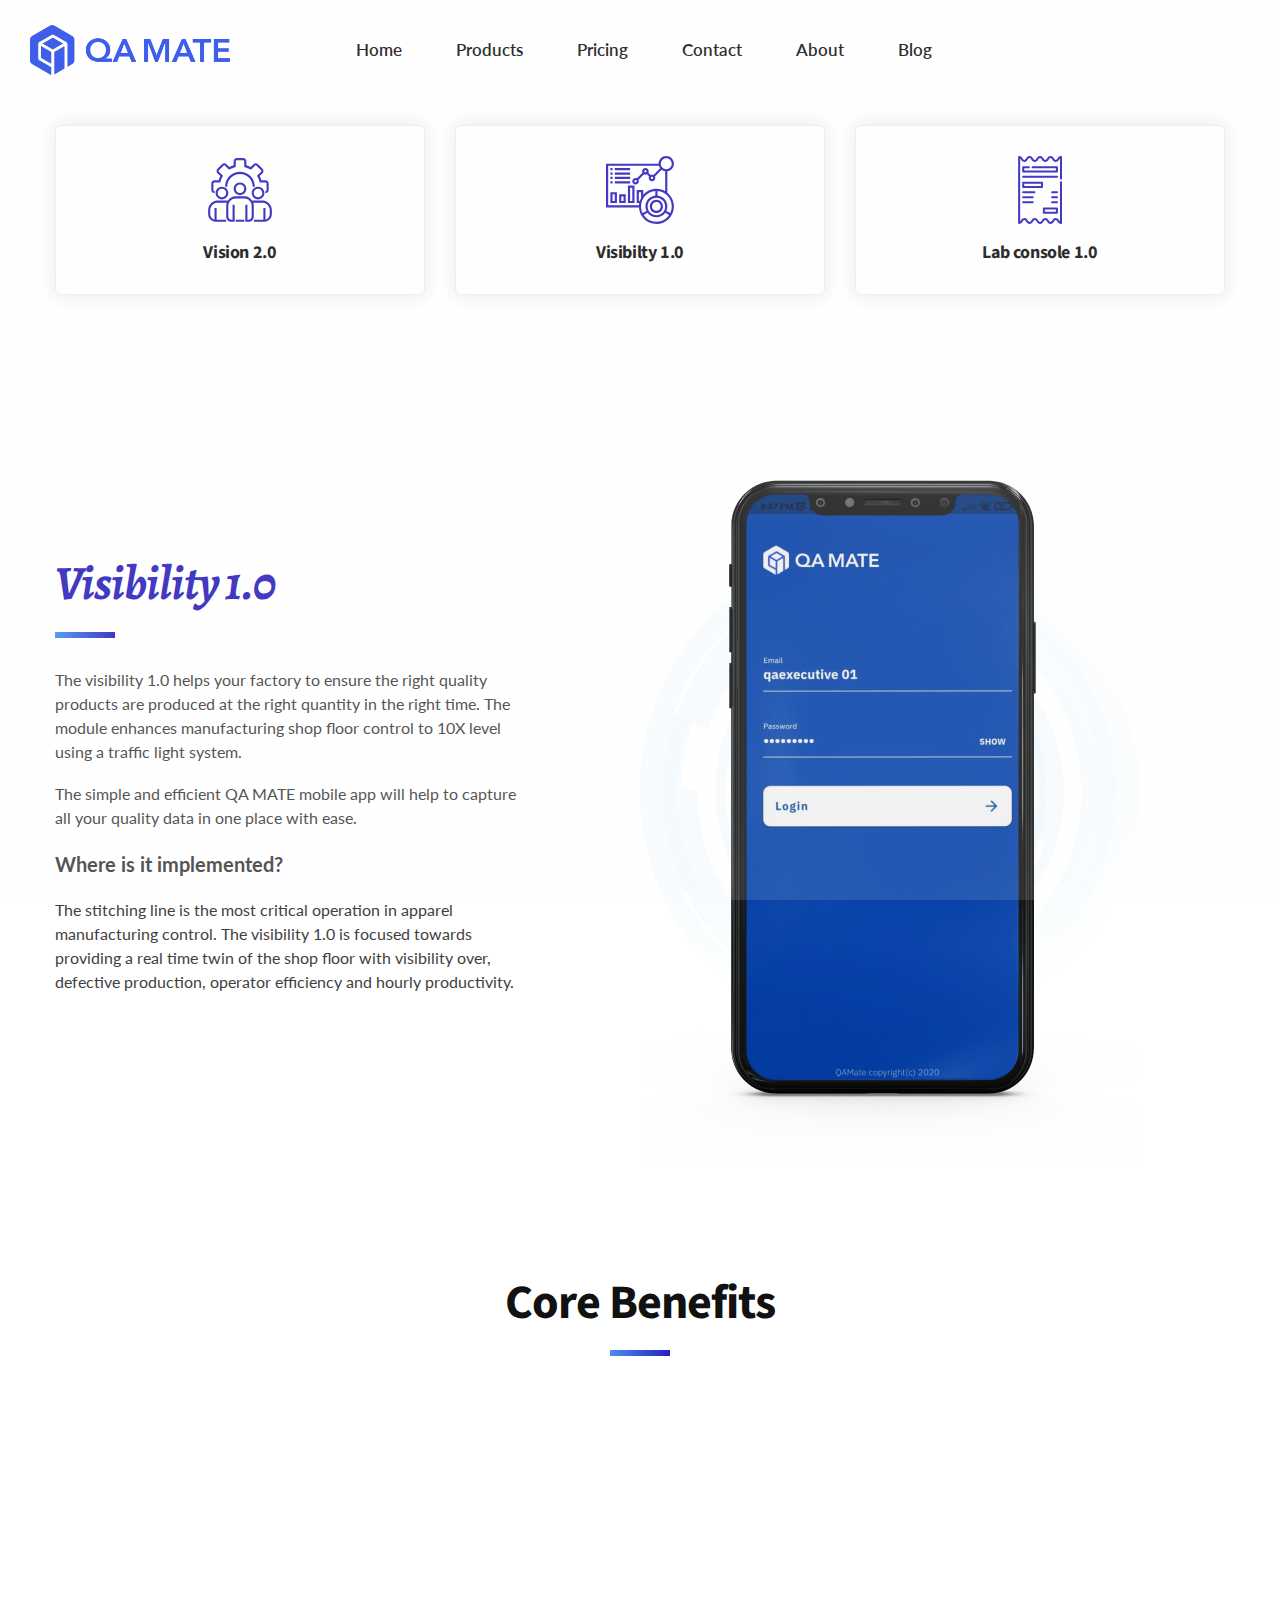
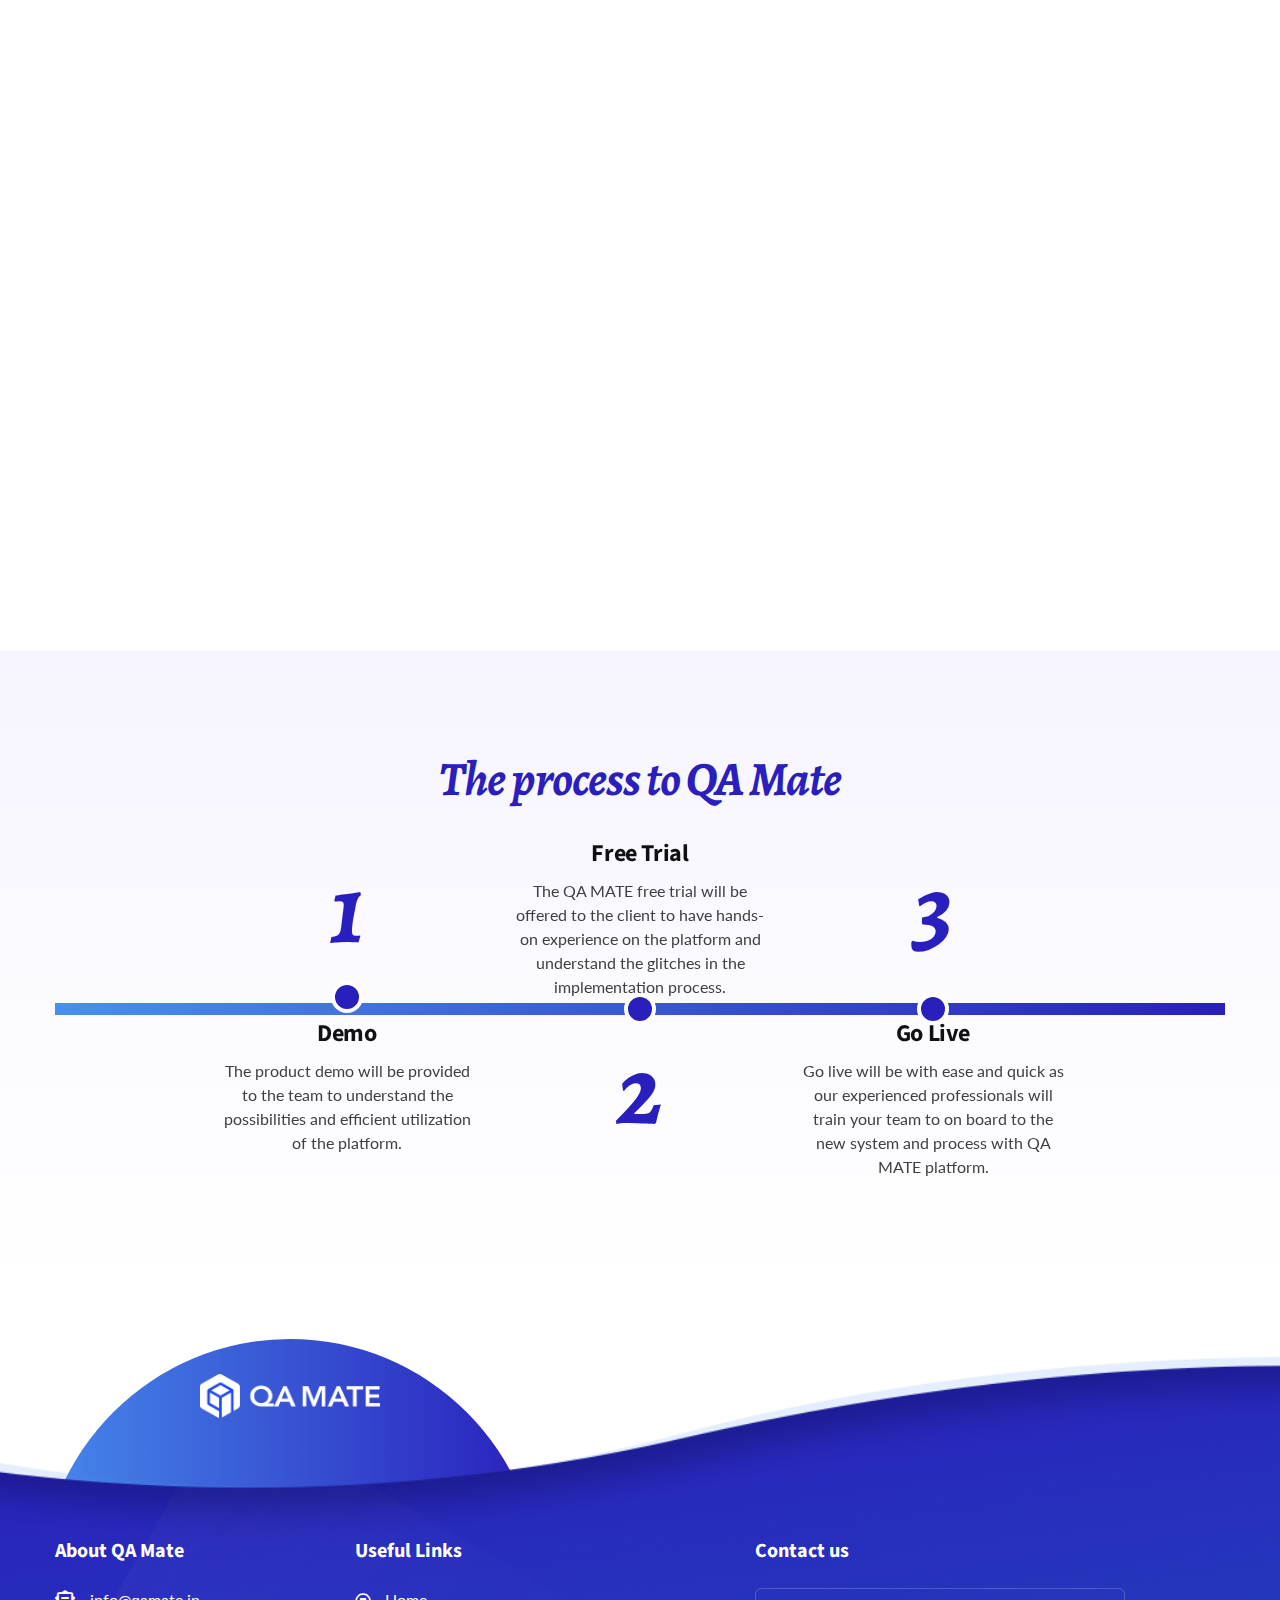
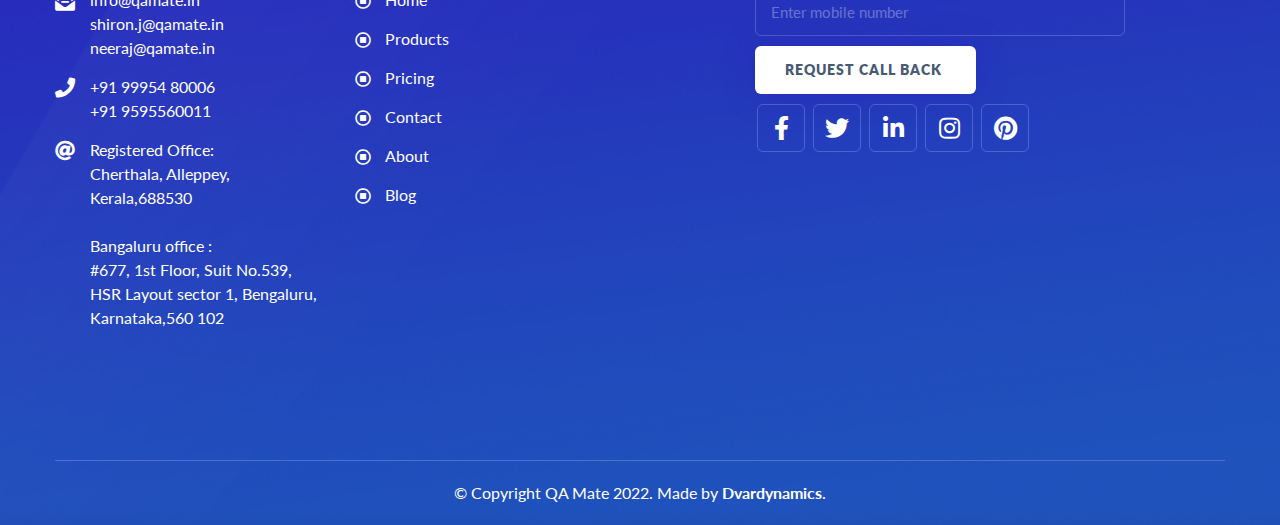
<file: visibility1.0.html>
<!DOCTYPE html>
<html lang="en">
    <head>
        <meta charset="utf-8" />
        <title>Qa Mate - Simplify Your Shop Floor Management System</title>
        <meta name="viewport" content="width=device-width, initial-scale=1.0">
        <meta name="description" content="For Apparel & Home Furnishing Industry" />
        <meta name="keywords" content="Application, Clean, Saas, Dashboard, Bootstrap4" />
        <meta content="sacredthemes" name="author" />
        <!-- favicon -->
        <link rel="shortcut icon" href="images/favicon.ico">
        <!-- WOW Animation -->
        <link href="css/animate.css" rel="stylesheet" type="text/css"  />
        <!-- Bootstrap css -->
        <link href="css/bootstrap.min.css" rel="stylesheet" type="text/css" />
        <!-- Slick Slider -->
        <link href="css/slick.css" rel="stylesheet" type="text/css"  />
        <!-- Icons -->
        <link href="css/materialdesignicons.min.css" rel="stylesheet" type="text/css" />
        <link href="css/line-awesome.min.css" rel="stylesheet" type="text/css" />
        <link href="css/fontawesome.min.css" rel="stylesheet" type="text/css" />
        <!-- Main css File -->
        <link href="css/style.css" rel="stylesheet" type="text/css" id="theme-default" />
        <link href="css/rtl-style.css" rel="stylesheet" type="text/css" id="rtl-theme-default" disabled="disabled" />
        <link href="css/colors/default-color.css" rel="stylesheet" type="text/css" id="theme-color" />
    </head>
    <body>
        <!-- box-wrapper -->
        <div class="box-wrapper">
            <!-- Loader -->
            <div id="preloader">
                <div id="status">
                    <div class="d-loader">
                        <img src="images/qamateloader.png" alt="QAMATE">
                    </div>
                </div>
            </div>
            <!-- Loader -->
             <!-- Nav Bar -->
             <header id="master-head" class="navbar menu-center">
                <div class="container-fluid">
                    <div id="main-logo" class="logo-container">
                        <a class="logo" href="index.html">
                            <img src="images/qamatelogoblue.png" class="logo-dark" alt="QAMATE">
                            <img src="images/qamatelogowhite.png" class="logo-light" alt="QAMATE">
                        </a>
                    </div>
                    <div class="menu-toggle-btn">
                        <!-- Mobile menu toggle-->
                        <a class="navbar-toggle">
                            <div class="burger-lines">
                            </div>
                        </a>
                        <!-- End mobile menu toggle-->
                    </div>
                    <div id="navigation" class="nav navbar-nav navbar-main">
                        <ul id="main-menu" class="menu-primary">
                            <li class="menu-item">
                                <a href="index.html">Home</a>
                                
                            </li>
                            <li class="menu-item ">
                                <a href="vision2.0.html">Products</a>
								<ul class="sub-menu">
                                    <li class="menu-item"><a href="vision2.0.html">Vision 2.0</a></li>
                                    <li class="menu-item"><a href="visibility1.0.html">Visibility 1.0</a></li>
									
                                    <li class="menu-item"><a href="labconsole1.0.html">Lab Console 1.0</a></li>
									</ul>
                                
                                    </li>
                                    
                                    
                            <li class="menu-item">
                                <a href="pricing.html">Pricing</a>
                                
                                    </li>
                                    
                            <li class="menu-item ">
                                <a href="contactus.html">Contact</a>
                                
                            </li>
                             <li class="menu-item ">
                                <a href="aboutus.html">About</a>
                                
                            </li>
							 <li class="menu-item ">
                                <a href="latestnews.html">Blog</a>
                                
                            </li>
                        </ul>
                    </div>
                    <div class="navbar-right">
                        <div class="menu-button">
                            <a href="contactus.html" target="_blank">
                                <div class="btn btn-outline-primary btn-light btn-contact">CONTACT US</div>
                            </a>
                        </div>
                        <div class="search-option style-dark">
                            
                        </div>
                    </div>
                </div>
            </header>
            <!-- Nav Bar -->
            <!-- Main Wrapper -->
            <div id="main-wrapper" class="page-wrapper">
                
                <!-- Page Header -->
                <div class="about-section section-padding-products dc-two">
                    <div class="container">
                        <div class="row clearfix">
                            <div class="col-lg-4 col-md-6 col-sm-12">
                                <div class="features-block theme-three wow fadeInUp">
                                    <div class="inner-box">
                                        <div class="icon">
                                           <a href="vision2.0.html"> <img class="normal" src="images/default-color/icon-3.svg" alt="" ></a>
                                        </div>
                                        <div class="text">
                                            <h4>Vision 2.0<br /></h4>    
                                        </div>
                                    </div>
                                </div>
                            </div><!-- End Col -->
                            <div class="col-lg-4 col-md-6 col-sm-12">
                                <div class="features-block theme-three wow fadeInUp" data-wow-delay="0.2s">
                                    <div class="inner-box">
                                        <div class="icon">
                                            <a href="visibility1.0.html"><img class="normal" src="images/default-color/icon-24.svg" alt=""></a>
                                        </div>
                                        <div class="text">
                                            <h4>Visibilty 1.0<br /></h4>
                                        </div>
                                    </div>
                                </div>
                            </div><!-- End Col -->
                            
                            <div class="col-lg-4 col-md-6 col-sm-12">
                                <div class="features-block theme-three wow fadeInUp" data-wow-delay="0.6s">
                                    <div class="inner-box">
                                        <div class="icon">
                                            <a href="labconsole1.0.html"><img class="normal" src="images/default-color/icon-18.svg" alt=""></a>
                                        </div>
                                        <div class="text">
                                            <h4>Lab console 1.0<br /></h4>    
                                        </div>
                                    </div>
                                </div>
                            </div><!-- End Col -->
                            
                            
                        </div><!-- End Row -->
                        <div class="row clearfix">
                            <div class="col-lg-7 text-center">
                                <div class="empty-space-30"></div>
                            </div><!-- End Col -->
                        </div><!-- End Row -->
                        <div class="row clearfix align-items-center flex-row-reverse">
                            <div class="col-lg-7 text-center">
                                <div class="image-wrapper">
                                    <div class="circle-background-animation">
                                        <img src="images/default-color/products.svg" alt="" />
                                    </div>
                                </div>
                            </div><!-- End Col -->
                            <div class="col-lg-5">
                                <div class="heading-wrapper with-separator">
                                    <h2 class="h1"><span>Visibility 1.0</span></h2>
                                </div>
                                <!-- End Heading -->
                                <div class="text-wrapper">
                                    
                                    <p>The visibility 1.0 helps your factory to ensure the right quality products are produced at the right quantity in the right time. The module enhances manufacturing shop floor control to 10X level using a traffic light system.</p>
                                     <p>The simple and efficient QA MATE mobile app will help to capture all your quality data in one place with ease.</p>
									 <p class="lead-text"><strong>Where is it implemented?</strong></p>
									 <p>The stitching line is the most critical operation in apparel manufacturing control. The visibility 1.0 is focused towards providing a real time twin of the shop floor with visibility over, defective production, operator efficiency and hourly productivity. </p>
							   </div>
                                
                                
                                
                            </div><!-- End Col -->
                        </div><!-- End Row -->
                    </div>
                </div>
				
				<div class="section-padding-products">
                    <div class="container">
                        <div class="row clearfix justify-content-center">
                            <div class="col-lg-10">
                                <div class="heading-wrapper text-center with-separator">
                                    <h2 class="h1">Core Benefits</h2>
                                    <div class="lead-text">
                                        <p></p>
                                    </div>
                                </div><!-- End Heading -->
                            </div><!-- End Col -->
                        </div><!-- End Row -->
                        <div class="row clearfix">    
                            <div class="col-lg-6 col-md-6">
                                <div class="features-block theme-four wow fadeInUp">
                                    <div class="inner-box">
                                        <div class="icon">
                                            <img class="normal" src="images/default-color/icon-1.svg" alt="">
                                        </div>
                                        <div class="text">
                                            <h4>Business growth</h4>    
                                            <p>The global customers require advanced process controlled factories to cater the fast changing fashion needs. The process implementations and automations will improve your brand image and drive business growth.</p>
                                        </div>
                                    </div>
                                </div>
                            </div><!-- End Col -->
                            <div class="col-lg-6 col-md-6">
                                <div class="features-block theme-four wow fadeInUp" data-wow-delay="0.2s">
                                    <div class="inner-box">
                                        <div class="icon">
                                            <img class="normal" src="images/default-color/icon-2.svg" alt="">
                                        </div>
                                        <div class="text">
                                            <h4>Increase Credibility</h4>    
                                            <p>The automated reports and well followed process control increase credibility and reputation in the industry. Quality is credibility!</p>
                                        </div>
                                    </div>
                                </div>
                            </div><!-- End Col -->
                            <div class="col-lg-6 col-md-6">
                                <div class="features-block theme-four wow fadeInUp" data-wow-delay="0.2s">
                                    <div class="inner-box">
                                        <div class="icon">
                                            <img class="normal" src="images/default-color/icon-3.svg" alt="">
                                        </div>
                                        <div class="text">
                                            <h4>Audit Compliance</h4>    
                                            <p>The fashion retailers and brands are always in search of process oriented manufacturers. The vision 2.0 will improve your overall QMS audit score and improve customer confidence.</p>
                                        </div>
                                    </div>
                                </div>
                            </div><!-- End Col -->
                            <div class="col-lg-6 col-md-6">
                                <div class="features-block theme-four wow fadeInUp" data-wow-delay="0.4s">
                                    <div class="inner-box">
                                        <div class="icon">
                                            <img class="normal" src="images/default-color/icon-4.svg" alt="">
                                        </div>
                                        <div class="text">
                                            <h4>Enhance Efficiency</h4>    
                                            <p>The increased efficiency to 1% will result in double digit increase in profitability. The visibility 1.0 increases efficiency and control over your shop floor.</p>
                                        </div>
                                    </div>
                                </div>
                            </div><!-- End Col -->
							<div class="col-lg-6 col-md-6">
                                <div class="features-block theme-four wow fadeInUp">
                                    <div class="inner-box">
                                        <div class="icon">
                                            <img class="normal" src="images/default-color/icon-1.svg" alt="">
                                        </div>
                                        <div class="text">
                                            <h4>Track Productivity</h4>    
                                            <p>The efficiency per hour will be tracked with accurate data points from the line. This will provide insights to the production and merchandising team to have visibility in production.</p>
                                        </div>
                                    </div>
                                </div>
                            </div><!-- End Col -->
							<div class="col-lg-6 col-md-6">
                                <div class="features-block theme-four wow fadeInUp">
                                    <div class="inner-box">
                                        <div class="icon">
                                            <img class="normal" src="images/default-color/icon-1.svg" alt="">
                                        </div>
                                        <div class="text">
                                            <h4>First Time Right</h4>    
                                            <p>Reduce defective production with tightened process control. Eventually fuel-up the first time right culture in the line and increase profitablity.
</p>
                                        </div>
                                    </div>
                                </div>
                            </div><!-- End Col -->
                        </div><!-- End Row -->
                    </div>
                </div>
				
				<div class="section-padding light-gradient-bg">
                    <div class="container">
                        <div class="row clearfix justify-content-center">
                            <div class="col-lg-8">
                                <div class="heading-wrapper text-center">
                                    <h2 class="h1"><span>The process to QA Mate</span></h2>
                                    <div class="lead-text">
                                        <p></p>
                                    </div>
                                </div><!-- End Heading -->
                            </div><!-- End Col -->
                        </div><!-- End Row -->
                        <div class="row clearfix">
                            <div class="col-lg-12">
                                <div class="timeline timeline-slider">
                                    <div class="timeline-item">
                                        <div class="timeline-wrapper">
                                            <div class="step-number">
                                                <span>1</span>
                                            </div>
                                            <div class="content">
                                                <h4>Demo</h4>
                                                <p>The product demo will be provided to the team to understand the possibilities and efficient utilization of the platform.</p>
                                            </div>
                                        </div>
                                    </div>
                                    <div class="timeline-item">
                                        <div class="timeline-wrapper">
                                            <div class="step-number">
                                                <span>2</span>
                                            </div>
                                            <div class="content">
                                                <h4>Free Trial</h4>
                                                <p>The QA MATE free trial will be offered to the client to have hands-on experience on the platform and understand the glitches in the implementation process. 
</p>
                                            </div>
                                        </div>
                                    </div>
                                    <div class="timeline-item">
                                        <div class="timeline-wrapper">
                                            <div class="step-number">
                                                <span>3</span>
                                            </div>
                                            <div class="content">
                                                <h4>Go Live</h4>
                                                <p> Go live will be with ease and quick as our experienced professionals will train your team to on board to the new system and process with QA MATE platform.</p>
                                            </div>
                                        </div>
                                    </div>
                                    
                                </div>
                            </div>
                        </div>
                    </div>
                </div>
                <!-- About Section -->
                
                <!-- How it Works Section -->
                
                <!-- Services Section -->
                
                <!-- Pricing Section -->
                
                <!-- Testimonial Section -->
                
            <!-- Main Wrapper -->
            <footer class="site-footer footer-theme-one">
                <div class="container">
                    <div class="footer-logo">
                        <img src="images/qamatelogowhite.png" alt="QA MATE">
                    </div>
                    <div class="main-footer style-dark">
                        <div class="row">
                            <div class="col-lg-3">
                                <div class="widget">
                                    <div class="widget-title">
                                        <h3 class="title">About QA Mate</h3>
                                    </div>
                                    <div class="text-widget">
                                        <div class="contact-info">
                                            <ul>
                                                <li class="email-field">info@qamate.in<br>shiron.j@qamate.in<br>neeraj@qamate.in</li>
                                                <li class="phone-field">+91 99954 80006<br> +91 9595560011</li>
                                                <li class="address-field">Registered Office:<br>Cherthala, Alleppey, Kerala,688530 <br/><br/>Bangaluru office :<br> #677, 1st Floor, Suit No.539, <br>HSR Layout sector 1, Bengaluru, Karnataka,560 102 </li>
                                            </ul>
                                        </div>
                                        
                                    </div>
                                </div><!-- End Widget -->
                            </div><!-- End Col -->
                            <div class="col-lg-4">
                                <div class="widget">
                                    <div class="widget-title">
                                        <h3 class="title">Useful Links</h3>
                                    </div>
                                    <div class="text-widget">
                                        <div class="footer-nav">
                                            <ul>
                                                <li><a href="#">Home</a></li>
                                                <li><a href="#products">Products</a></li>
                                                <li><a href="#">Pricing</a></li>
                                                <li><a href="contactus.html">Contact</a></li>
                                                <li><a href="aboutus.html">About</a></li>
												<li><a href="latestnews.html">Blog</a></li>
                                            </ul>
                                        </div>
                                    </div>
                                </div><!-- End Widget -->
                            </div><!-- End Col -->
                            
                            
							
                            <div class="col-lg-4">
                                <div class="widget">
                                    <div class="widget-title">
                                        <h3 class="title">Contact us</h3>
                                    </div>
                                    <div class="text-widget">
                                        <div class="newsletter-form">
                                            <p> </p>
                                            <form method="post">
                                                <div class="form-group">
                                                    <input type="email" class="form-control" id="EmailInout" placeholder="Enter mobile number" required="">
                                                </div>
                                                <input type="submit" class="btn btn-primary btn-light" value="Request call back ">
                                            </form>
                                        </div>
										
                                    </div>
									
                                </div><!-- End Widget -->
								<div class="social-media-links">
                                            <ul>
                                                <li><a target="_blank" href="https://www.facebook.com/QA-Mate-537458863837905/"><i class="fab fa-facebook-f"></i></a></li>
                                                <li><a target="_blank" href="https://www.instagram.com/qamatellp/"><i class="fab fa-twitter"></i></a></li>
                                                <li><a target="_blank" href="https://www.linkedin.com/in/qa-mate-0660b5202/"><i class="fab fa-linkedin-in"></i></a></li>
												<li><a target="_blank" href="https://twitter.com/mate_qa"><i class="fab fa-instagram"></i></a></li>
												<li><a target="_blank" href="https://in.pinterest.com/qamatellp"><i class="fab fa-pinterest"></i></a></li>
												
                                            </ul>
                                        </div>
								
                            </div><!-- End Col -->
							
                        </div><!-- End Row -->
                    </div>
                    <div class="copyright-bar style-dark">
                        <div class="copyright-text text-center">
                            © Copyright QA Mate 2022. Made by <a href="https://dvardynamics.com" target="_blank"><strong>Dvardynamics</strong></a>.
                        </div>
                    </div>
                </div>
            </footer>
            <!-- Main Footer -->
            <div id="theme-option" class="option-panel">
                <h3>Select Your Color</h3>
                <ul class="pattern-color-list">
                    <li><a href="#" data-url="default-color" class="default-color active"></a></li>
                    <li><a href="#" data-url="orange-color" class="orange-color"></a></li>
                    <li><a href="#" data-url="green-color" class="green-color"></a></li>
                </ul>
                <h3>RTL/LTR Option</h3>
                <div class="layout-option">
                    <a href="#" class="btn btn-secondary btn-small enable rtl-version">RTL</a>
                    <a href="#" class="btn btn-secondary btn-small ltr-version">LTR</a>
                </div>
                <div class="switcher-btn">
                    <a href="#" class="settings">
                        <i class="mdi mdi-cog-outline mdi-spin"></i>
                    </a>
                </div>
            </div>
        </div>
        <!-- box-wrapper -->
        <div class="overlay overlay-search">
            <div class="close-search">
                <span class="lines"></span>
            </div>
            <div class="container">
                <form  method="post">
                    <div class="form-group">
                        <input type="search" class="form-control" name="SearchInput" placeholder="Search…">
                        <button type="submit" class="search-submit"><i class="fa fa-search"></i></button>
                    </div>
                </form>
            </div>
        </div>
        <!--search-form-->

        <!-- javascript -->
        <script src="js/jquery.min.js"></script>
        <script src="js/jquery-migrate.min.js"></script>
        <script src="js/bootstrap.bundle.min.js"></script>
        <script src="js/jquery.easing.min.js"></script>
        <script src="js/scrollspy.min.js"></script>
        <script src="js/appear.js"></script>
        <!-- WOW Animation -->
        <script src="js/wow.min.js"></script>
        <!-- Slick Slider -->
        <script src="js/slick.min.js"></script>
        <!-- Main Js -->
        <script src="js/dcode.js"></script>
        <script type="text/javascript">
        setTimeout(function(){
            jQuery('.item.step-1').addClass('active');
        }, 3000);
            
        </script>
    </body>
</html>
</file>
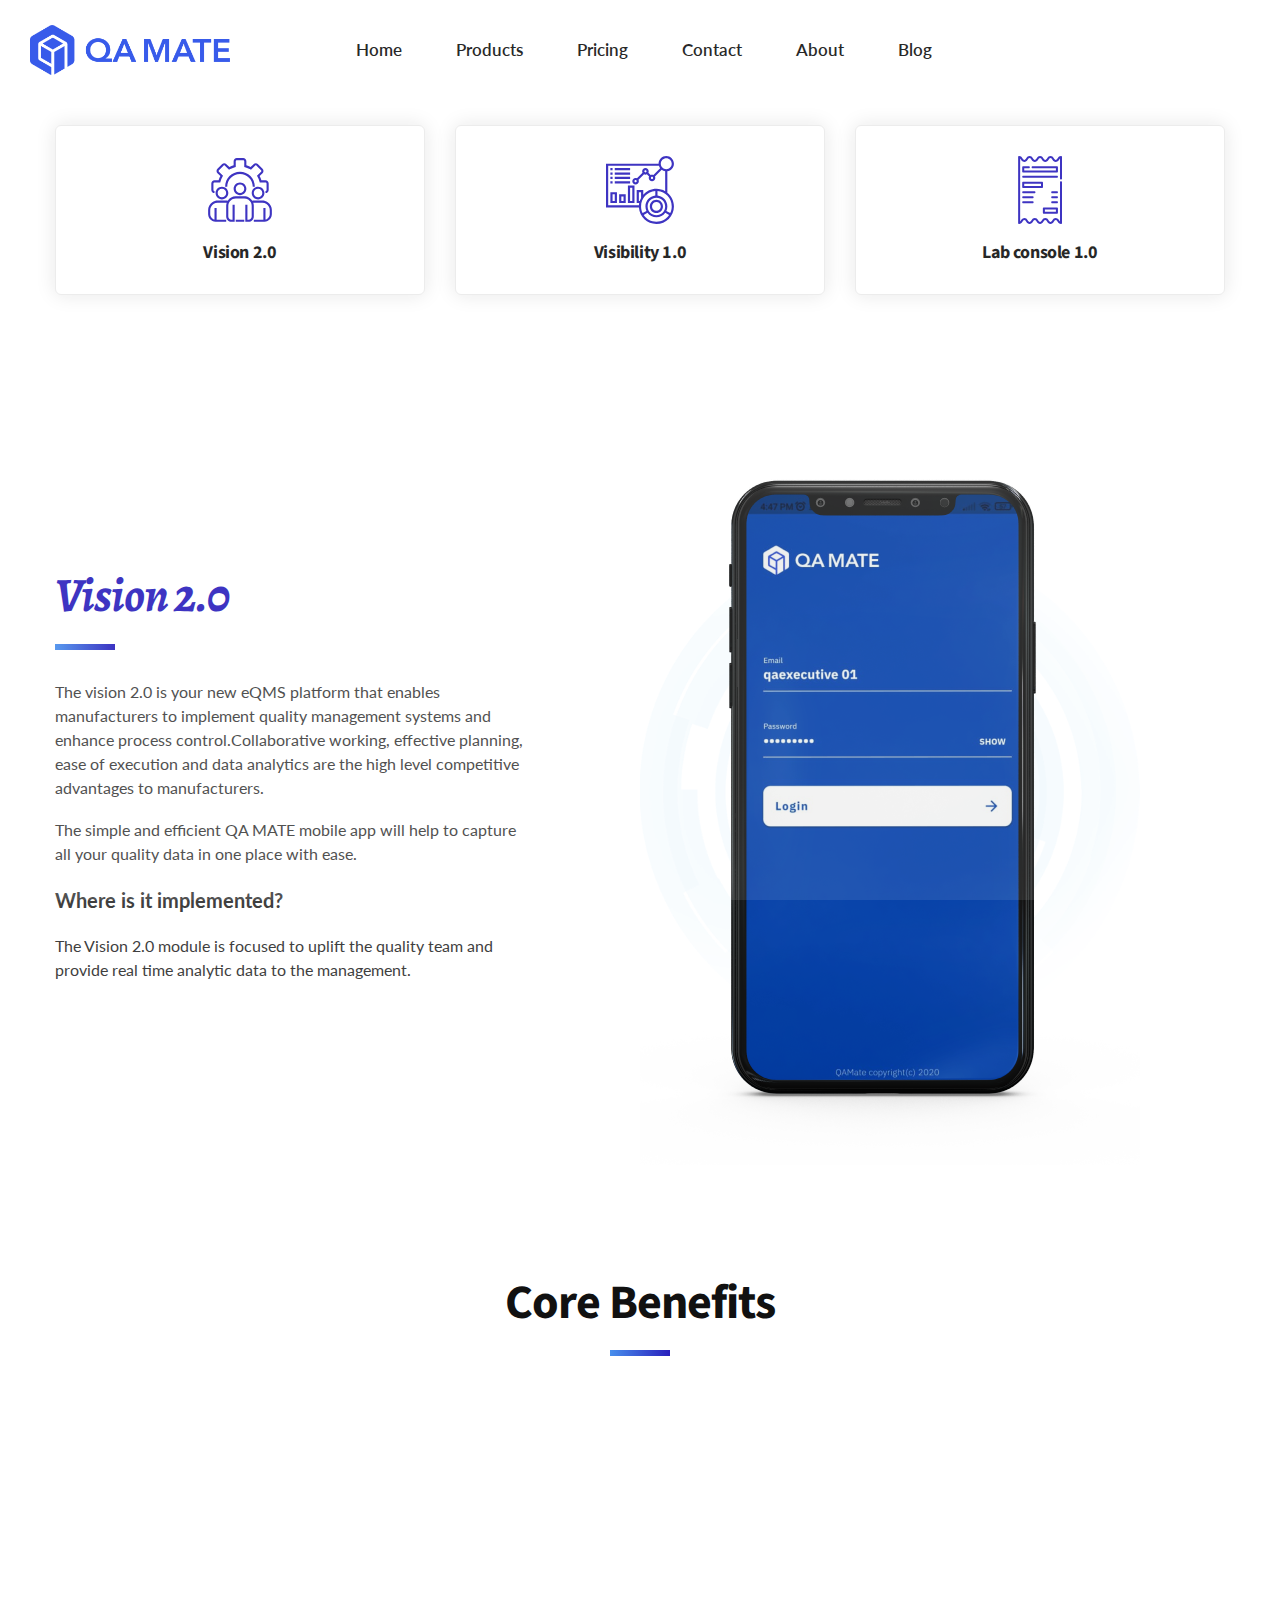
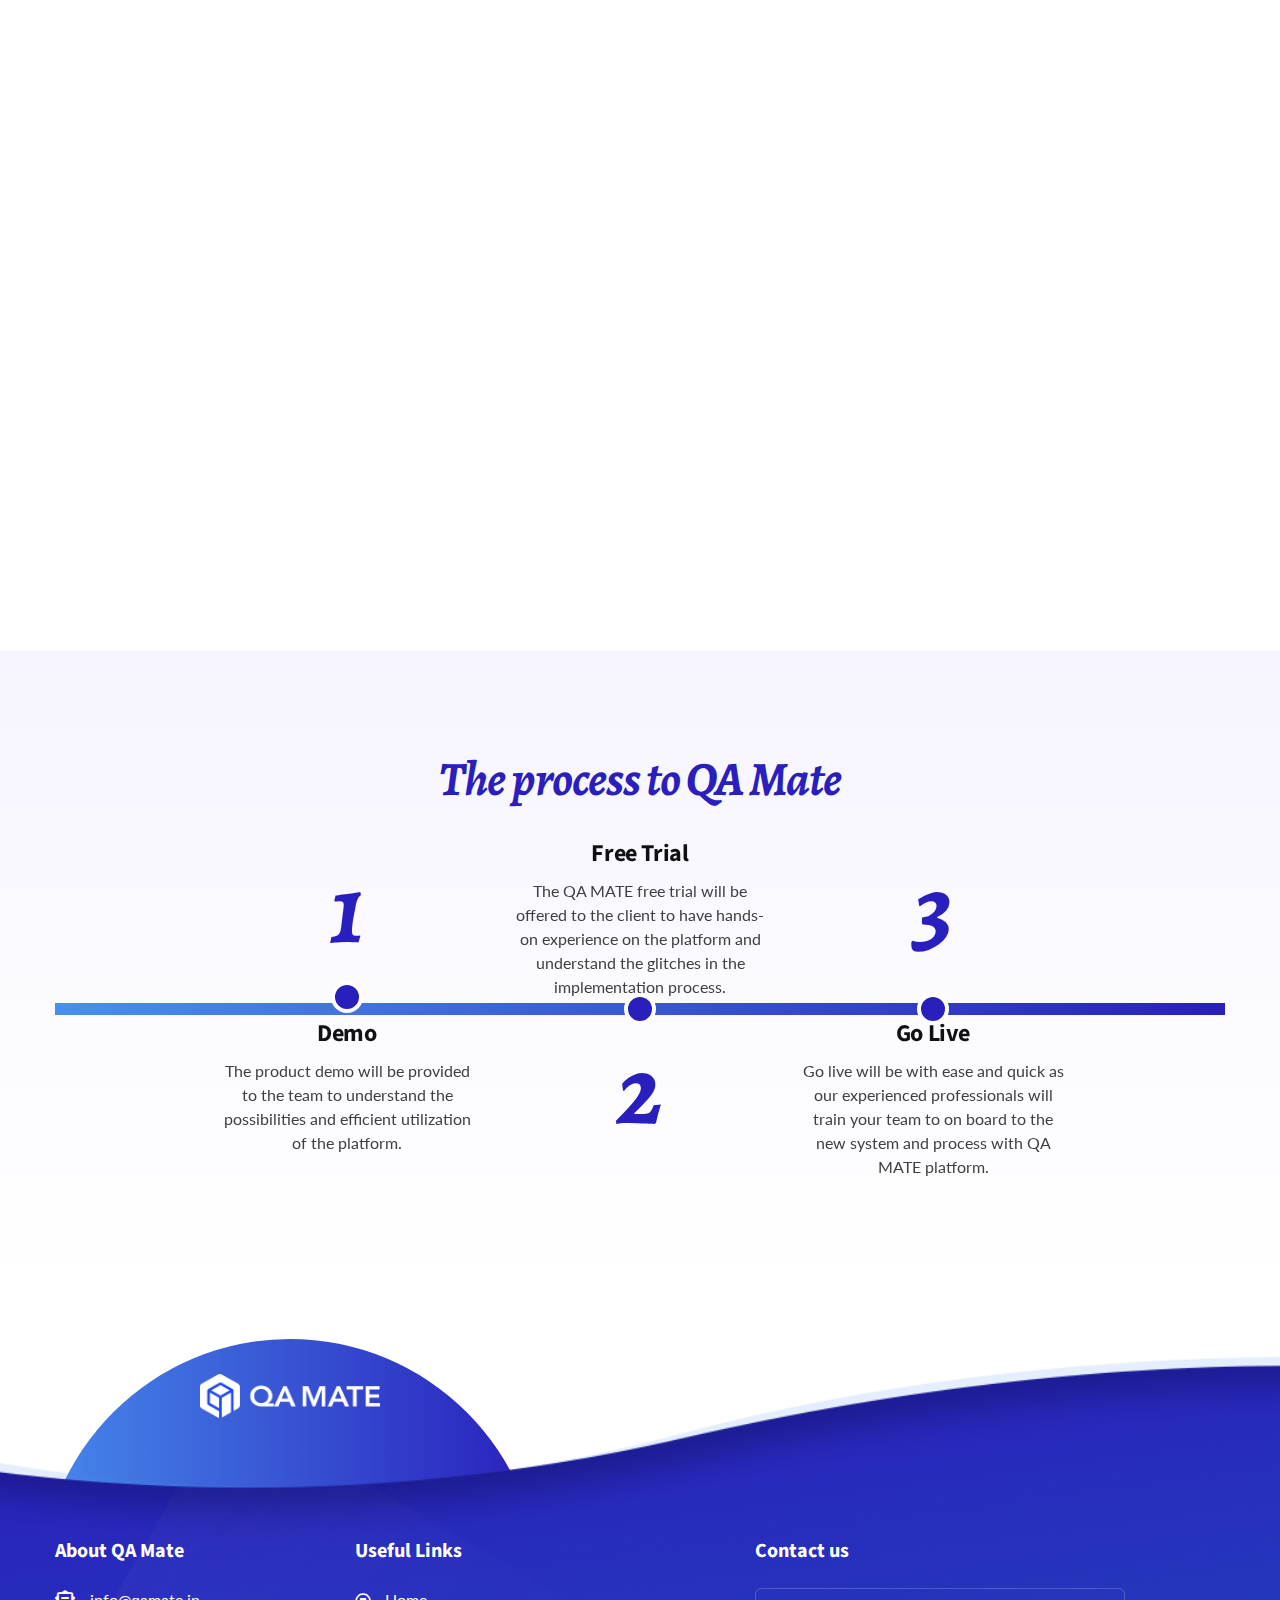
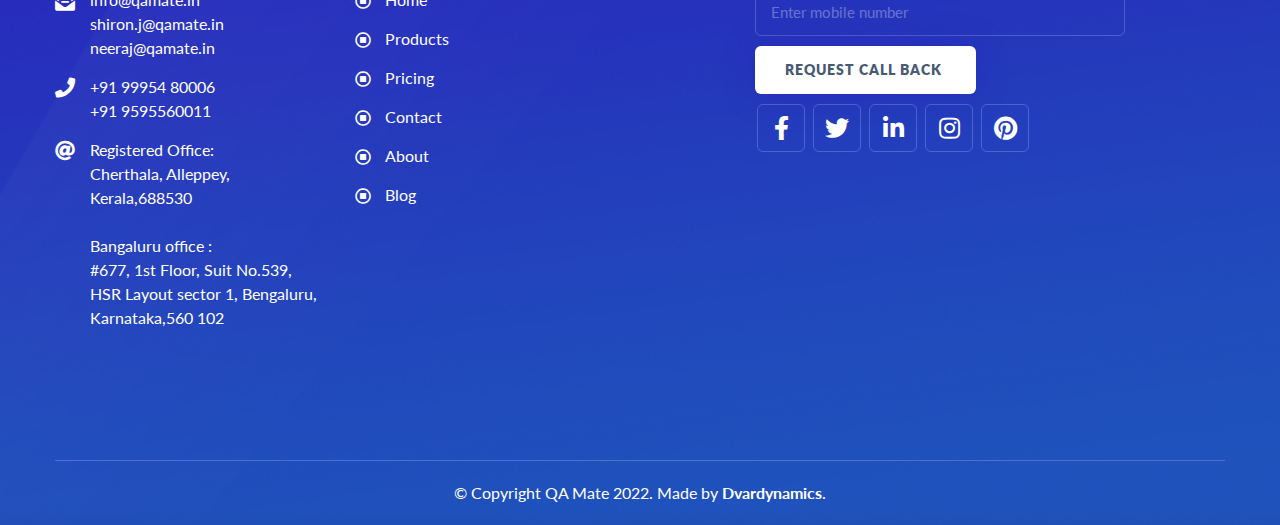
<file: vision2.0.html>
<!DOCTYPE html>
<html lang="en">
    <head>
        <meta charset="utf-8" />
        <title>Qa Mate - Simplify Your Shop Floor Management System</title>
        <meta name="viewport" content="width=device-width, initial-scale=1.0">
        <meta name="description" content="For Apparel & Home Furnishing Industry" />
        <meta name="keywords" content="Application, Clean, Saas, Dashboard, Bootstrap4" />
        <meta content="sacredthemes" name="author" />
        <!-- favicon -->
        <link rel="shortcut icon" href="images/favicon.ico">
        <!-- WOW Animation -->
        <link href="css/animate.css" rel="stylesheet" type="text/css"  />
        <!-- Bootstrap css -->
        <link href="css/bootstrap.min.css" rel="stylesheet" type="text/css" />
        <!-- Slick Slider -->
        <link href="css/slick.css" rel="stylesheet" type="text/css"  />
        <!-- Icons -->
        <link href="css/materialdesignicons.min.css" rel="stylesheet" type="text/css" />
        <link href="css/line-awesome.min.css" rel="stylesheet" type="text/css" />
        <link href="css/fontawesome.min.css" rel="stylesheet" type="text/css" />
        <!-- Main css File -->
        <link href="css/style.css" rel="stylesheet" type="text/css" id="theme-default" />
        <link href="css/rtl-style.css" rel="stylesheet" type="text/css" id="rtl-theme-default" disabled="disabled" />
        <link href="css/colors/default-color.css" rel="stylesheet" type="text/css" id="theme-color" />
    </head>
    <body>
        <!-- box-wrapper -->
        <div class="box-wrapper">
            <!-- Loader -->
            <div id="preloader">
                <div id="status">
                    <div class="d-loader">
                        <img src="images/qamateloader.png" alt="QAMATE">
                    </div>
                </div>
            </div>
            <!-- Loader -->
             <!-- Nav Bar -->
             <header id="master-head" class="navbar menu-center">
                <div class="container-fluid">
                    <div id="main-logo" class="logo-container">
                        <a class="logo" href="index.html">
                            <img src="images/qamatelogoblue.png" class="logo-dark" alt="QAMATE">
                            <img src="images/qamatelogowhite.png" class="logo-light" alt="QAMATE">
                        </a>
                    </div>
                    <div class="menu-toggle-btn">
                        <!-- Mobile menu toggle-->
                        <a class="navbar-toggle">
                            <div class="burger-lines">
                            </div>
                        </a>
                        <!-- End mobile menu toggle-->
                    </div>
                    <div id="navigation" class="nav navbar-nav navbar-main">
                        <ul id="main-menu" class="menu-primary">
                            <li class="menu-item">
                                <a href="index.html">Home</a>
                                
                            </li>
                            <li class="menu-item ">
                                <a href="vision2.0.html">Products</a>
								<ul class="sub-menu">
                                    <li class="menu-item"><a href="vision2.0.html">Vision 2.0</a></li>
                                    <li class="menu-item"><a href="visibility1.0.html">Visibility 1.0</a></li>
									
                                    <li class="menu-item"><a href="labconsole1.0.html">Lab Console 1.0</a></li>
									</ul>
                                
                                    </li>
                                    
                                    
                            <li class="menu-item">
                                <a href="pricing.html">Pricing</a>
                                
                                    </li>
                                    
                            <li class="menu-item ">
                                <a href="contactus.html">Contact</a>
                                
                            </li>
                             <li class="menu-item ">
                                <a href="aboutus.html">About</a>
                                
                            </li>
							 <li class="menu-item ">
                                <a href="latestnews.html">Blog</a>
                                
                            </li>
                        </ul>
                    </div>
                    <div class="navbar-right">
                        <div class="menu-button">
                            <a href="contactus.html" target="_blank">
                                <div class="btn btn-outline-primary btn-light btn-contact">CONTACT US</div>
                            </a>
                        </div>
                        <div class="search-option style-dark">
                            
                        </div>
                    </div>
                </div>
            </header>
            <!-- Nav Bar -->
            <!-- Main Wrapper -->
            <div id="main-wrapper" class="page-wrapper">
                
                <!-- Page Header -->
                <div class="about-section section-padding-products dc-two">
                    <div class="container">
                        <div class="row clearfix">
                            <div class="col-lg-4 col-md-6 col-sm-12">
                                <div class="features-block theme-three wow fadeInUp">
                                    <div class="inner-box">
                                        <div class="icon">
                                           <a href="vision2.0.html"><img class="normal" src="images/default-color/icon-3.svg" alt=""></a>
                                        </div>
                                        <div class="text">
                                            <h4>Vision 2.0<br /></h4>    
                                        </div>
                                    </div>
                                </div>
                            </div><!-- End Col -->
                            <div class="col-lg-4 col-md-6 col-sm-12">
                                <div class="features-block theme-three wow fadeInUp" data-wow-delay="0.2s">
                                    <div class="inner-box">
                                        <div class="icon">
                                            <a href="visibility1.0.html"><img class="normal" src="images/default-color/icon-24.svg" alt=""></a>
                                        </div>
                                        <div class="text">
                                            <h4>Visibility 1.0<br /></h4>
                                        </div>
                                    </div>
                                </div>
                            </div><!-- End Col -->
                            
                            <div class="col-lg-4 col-md-6 col-sm-12">
                                <div class="features-block theme-three wow fadeInUp" data-wow-delay="0.6s">
                                    <div class="inner-box">
                                        <div class="icon">
                                            <a href="labconsole1.0.html"><img class="normal" src="images/default-color/icon-18.svg" alt=""></a>
                                        </div>
                                        <div class="text">
                                            <h4>Lab console 1.0<br /></h4>    
                                        </div>
                                    </div>
                                </div>
                            </div><!-- End Col -->
                            
                            
                        </div><!-- End Row -->
                        <div class="row clearfix">
                            <div class="col-lg-7 text-center">
                                <div class="empty-space-30"></div>
                            </div><!-- End Col -->
                        </div><!-- End Row -->
                        <div class="row clearfix align-items-center flex-row-reverse">
                            <div class="col-lg-7 text-center">
                                <div class="image-wrapper">
                                    <div class="circle-background-animation">
                                        <img src="images/default-color/products.svg" alt="" />
                                    </div>
                                </div>
                            </div><!-- End Col -->
                            <div class="col-lg-5">
                                <div class="heading-wrapper with-separator">
                                    <h2 class="h1"><span>Vision 2.0</span></h2>
                                </div>
                                <!-- End Heading -->
                                <div class="text-wrapper">
                                    
                                    <p>The vision 2.0 is your new eQMS platform that enables manufacturers to implement quality management systems and enhance process control.Collaborative working, effective planning, ease of execution and data analytics are the high level competitive advantages to manufacturers.</p>
                                     <p>The simple and efficient QA MATE mobile app will help to capture all your quality data in one place with ease.</p>
									 <p class="lead-text"><strong>Where is it implemented?</strong></p>
									 <p>The Vision 2.0 module is focused to uplift the quality team and provide real time analytic data to the management.</p>
							   </div>
                                
                                
                                
                            </div><!-- End Col -->
                        </div><!-- End Row -->
                    </div>
                </div>
				
				<div class="section-padding-products">
                    <div class="container">
                        <div class="row clearfix justify-content-center">
                            <div class="col-lg-10">
                                <div class="heading-wrapper text-center with-separator">
                                    <h2 class="h1">Core Benefits</h2>
                                    <div class="lead-text">
                                        <p></p>
                                    </div>
                                </div><!-- End Heading -->
                            </div><!-- End Col -->
                        </div><!-- End Row -->
                        <div class="row clearfix">    
                            <div class="col-lg-6 col-md-6">
                                <div class="features-block theme-four wow fadeInUp">
                                    <div class="inner-box">
                                        <div class="icon">
                                            <img class="normal" src="images/default-color/icon-1.svg" alt="">
                                        </div>
                                        <div class="text">
                                            <h4>Business growth</h4>    
                                            <p>The global customers require advanced process controlled factories to cater the fast changing fashion needs. The process implementations and automations will improve your brand image and drive business growth</p>
                                        </div>
                                    </div>
                                </div>
                            </div><!-- End Col -->
                            <div class="col-lg-6 col-md-6">
                                <div class="features-block theme-four wow fadeInUp" data-wow-delay="0.2s">
                                    <div class="inner-box">
                                        <div class="icon">
                                            <img class="normal" src="images/default-color/icon-2.svg" alt="">
                                        </div>
                                        <div class="text">
                                            <h4>Increase Credibility</h4>    
                                            <p>The automated reports and well followed process control increase credibility and reputation in the industry. Quality is credibility!</p>
                                        </div>
                                    </div>
                                </div>
                            </div><!-- End Col -->
                            <div class="col-lg-6 col-md-6">
                                <div class="features-block theme-four wow fadeInUp" data-wow-delay="0.2s">
                                    <div class="inner-box">
                                        <div class="icon">
                                            <img class="normal" src="images/default-color/icon-3.svg" alt="">
                                        </div>
                                        <div class="text">
                                            <h4>Audit Compliance</h4>    
                                            <p>The fashion retailers and brands are always in search of process oriented manufacturers. The vision 2.0 will improve your overall QMS audit score and improve customer confidence.</p>
                                        </div>
                                    </div>
                                </div>
                            </div><!-- End Col -->
                            <div class="col-lg-6 col-md-6">
                                <div class="features-block theme-four wow fadeInUp" data-wow-delay="0.4s">
                                    <div class="inner-box">
                                        <div class="icon">
                                            <img class="normal" src="images/default-color/icon-4.svg" alt="">
                                        </div>
                                        <div class="text">
                                            <h4>Zero Claims</h4>    
                                            <p>The zero defect manufacturing is not a myth. The real time data enables manufacturers to arrest quality issues at the root level.  The quality claims will reach to zero level by continuous improvement and timely corrective action plans. </p>
                                        </div>
                                    </div>
                                </div>
                            </div><!-- End Col -->
							<div class="col-lg-3 col-md-3"></div>
							<div class="col-lg-6 col-md-6">
                                <div class="features-block theme-four wow fadeInUp" data-wow-delay="0.4s">
                                    <div class="inner-box">
                                        <div class="icon">
                                            <img class="normal" src="images/default-color/icon-4.svg" alt="">
                                        </div>
                                        <div class="text">
                                            <h4>Data Analytics</h4>    
                                            <p>Real time data enables management to take actions to prevent profit leakages. The data helps to provide predictive intelligence to the management to take action.</p>
                                        </div>
                                    </div>
                                </div>
                            </div><!-- End Col -->
							<div class="col-lg-3 col-md-3"></div>
                        </div><!-- End Row -->
                    </div>
                </div>
				
				<div class="section-padding light-gradient-bg">
                    <div class="container">
                        <div class="row clearfix justify-content-center">
                            <div class="col-lg-8">
                                <div class="heading-wrapper text-center">
                                    <h2 class="h1"><span>The process to QA Mate</span></h2>
                                    <div class="lead-text">
                                        <p></p>
                                    </div>
                                </div><!-- End Heading -->
                            </div><!-- End Col -->
                        </div><!-- End Row -->
                        <div class="row clearfix">
                            <div class="col-lg-12">
                                <div class="timeline timeline-slider">
                                    <div class="timeline-item">
                                        <div class="timeline-wrapper">
                                            <div class="step-number">
                                                <span>1</span>
                                            </div>
                                            <div class="content">
                                                <h4>Demo</h4>
                                                <p>The product demo will be provided to the team to understand the possibilities and efficient utilization of the platform.</p>
                                            </div>
                                        </div>
                                    </div>
                                    <div class="timeline-item">
                                        <div class="timeline-wrapper">
                                            <div class="step-number">
                                                <span>2</span>
                                            </div>
                                            <div class="content">
                                                <h4>Free Trial</h4>
                                                <p>The QA MATE free trial will be offered to the client to have hands-on experience on the platform and understand the glitches in the implementation process. 
</p>
                                            </div>
                                        </div>
                                    </div>
                                    <div class="timeline-item">
                                        <div class="timeline-wrapper">
                                            <div class="step-number">
                                                <span>3</span>
                                            </div>
                                            <div class="content">
                                                <h4>Go Live</h4>
                                                <p> Go live will be with ease and quick as our experienced professionals will train your team to on board to the new system and process with QA MATE platform.</p>
                                            </div>
                                        </div>
                                    </div>
                                    
                                </div>
                            </div>
                        </div>
                    </div>
                </div>
                <!-- About Section -->
                
                <!-- How it Works Section -->
                
                <!-- Services Section -->
                
                <!-- Pricing Section -->
                
                <!-- Testimonial Section -->
                
            <!-- Main Wrapper -->
            <footer class="site-footer footer-theme-one">
                <div class="container">
                    <div class="footer-logo">
                        <img src="images/qamatelogowhite.png" alt="QA MATE">
                    </div>
                    <div class="main-footer style-dark">
                        <div class="row">
                            <div class="col-lg-3">
                                <div class="widget">
                                    <div class="widget-title">
                                        <h3 class="title">About QA Mate</h3>
                                    </div>
                                    <div class="text-widget">
                                        <div class="contact-info">
                                            <ul>
                                                <li class="email-field">info@qamate.in<br>shiron.j@qamate.in<br>neeraj@qamate.in</li>
                                                <li class="phone-field">+91 99954 80006<br> +91 9595560011</li>
                                                <li class="address-field">Registered Office:<br>Cherthala, Alleppey, Kerala,688530 <br/><br/>Bangaluru office :<br> #677, 1st Floor, Suit No.539, <br>HSR Layout sector 1, Bengaluru, Karnataka,560 102 </li>
                                            </ul>
                                        </div>
                                        
                                    </div>
                                </div><!-- End Widget -->
                            </div><!-- End Col -->
                            <div class="col-lg-4">
                                <div class="widget">
                                    <div class="widget-title">
                                        <h3 class="title">Useful Links</h3>
                                    </div>
                                    <div class="text-widget">
                                        <div class="footer-nav">
                                            <ul>
                                                <li><a href="#">Home</a></li>
                                                <li><a href="#products">Products</a></li>
                                                <li><a href="#">Pricing</a></li>
                                                <li><a href="contactus.html">Contact</a></li>
                                                <li><a href="aboutus.html">About</a></li>
												<li><a href="latestnews.html">Blog</a></li>
                                            </ul>
                                        </div>
                                    </div>
                                </div><!-- End Widget -->
                            </div><!-- End Col -->
                            
                            
							
                            <div class="col-lg-4">
                                <div class="widget">
                                    <div class="widget-title">
                                        <h3 class="title">Contact us</h3>
                                    </div>
                                    <div class="text-widget">
                                        <div class="newsletter-form">
                                            <p> </p>
                                            <form method="post">
                                                <div class="form-group">
                                                    <input type="email" class="form-control" id="EmailInout" placeholder="Enter mobile number" required="">
                                                </div>
                                                <input type="submit" class="btn btn-primary btn-light" value="Request call back ">
                                            </form>
                                        </div>
										
                                    </div>
									
                                </div><!-- End Widget -->
								<div class="social-media-links">
                                            <ul>
                                                <li><a target="_blank" href="https://www.facebook.com/QA-Mate-537458863837905/"><i class="fab fa-facebook-f"></i></a></li>
                                                <li><a target="_blank" href="https://www.instagram.com/qamatellp/"><i class="fab fa-twitter"></i></a></li>
                                                <li><a target="_blank" href="https://www.linkedin.com/in/qa-mate-0660b5202/"><i class="fab fa-linkedin-in"></i></a></li>
												<li><a target="_blank" href="https://twitter.com/mate_qa"><i class="fab fa-instagram"></i></a></li>
												<li><a target="_blank" href="https://in.pinterest.com/qamatellp"><i class="fab fa-pinterest"></i></a></li>
												
                                            </ul>
                                        </div>
								
                            </div><!-- End Col -->
							
                        </div><!-- End Row -->
                    </div>
                    <div class="copyright-bar style-dark">
                        <div class="copyright-text text-center">
                            © Copyright QA Mate 2022. Made by <a href="https://dvardynamics.com" target="_blank"><strong>Dvardynamics</strong></a>.
                        </div>
                    </div>
                </div>
            </footer>
            <!-- Main Footer -->
            <div id="theme-option" class="option-panel">
                <h3>Select Your Color</h3>
                <ul class="pattern-color-list">
                    <li><a href="#" data-url="default-color" class="default-color active"></a></li>
                    <li><a href="#" data-url="orange-color" class="orange-color"></a></li>
                    <li><a href="#" data-url="green-color" class="green-color"></a></li>
                </ul>
                <h3>RTL/LTR Option</h3>
                <div class="layout-option">
                    <a href="#" class="btn btn-secondary btn-small enable rtl-version">RTL</a>
                    <a href="#" class="btn btn-secondary btn-small ltr-version">LTR</a>
                </div>
                <div class="switcher-btn">
                    <a href="#" class="settings">
                        <i class="mdi mdi-cog-outline mdi-spin"></i>
                    </a>
                </div>
            </div>
        </div>
        <!-- box-wrapper -->
        <div class="overlay overlay-search">
            <div class="close-search">
                <span class="lines"></span>
            </div>
            <div class="container">
                <form  method="post">
                    <div class="form-group">
                        <input type="search" class="form-control" name="SearchInput" placeholder="Search…">
                        <button type="submit" class="search-submit"><i class="fa fa-search"></i></button>
                    </div>
                </form>
            </div>
        </div>
        <!--search-form-->

        <!-- javascript -->
        <script src="js/jquery.min.js"></script>
        <script src="js/jquery-migrate.min.js"></script>
        <script src="js/bootstrap.bundle.min.js"></script>
        <script src="js/jquery.easing.min.js"></script>
        <script src="js/scrollspy.min.js"></script>
        <script src="js/appear.js"></script>
        <!-- WOW Animation -->
        <script src="js/wow.min.js"></script>
        <!-- Slick Slider -->
        <script src="js/slick.min.js"></script>
        <!-- Main Js -->
        <script src="js/dcode.js"></script>
        <script type="text/javascript">
        setTimeout(function(){
            jQuery('.item.step-1').addClass('active');
        }, 3000);
            
        </script>
    </body>
</html>
</file>
<file: css/style.css>
/* Template Name: DCode - Saas & Software Landing Page Templates
   Author: SacredThemes
   Author URL: https://sacredthemes.net
   Created: August 2020
   Version: 1.6
   File Description: Main Css file of the template
*/
/*----------------------------------------------*
	CSS Index
/*----------------------------------------------*
01.) Variables
02.) General              
03.) Header
04.) Page Layouts
05.) Landing Pages
06.) Footer
07.) Inner Pages
08.) Blog Layout
09.) 404 and Comingsoon Page CSS
10.) Sign-In and Sign-Up
11.) Timeline
12.) Responsive
/-------------------------------------------------*/
@import url('https://fonts.googleapis.com/css2?family=Source+Sans+Pro:wght@300;400;600;700;900&display=swap');
@import url('https://fonts.googleapis.com/css2?family=Lato:ital,wght@0,300;0,400;0,700;0,900;1,300;1,400;1,700&display=swap');
@import url('https://fonts.googleapis.com/css2?family=Alegreya:ital,wght@0,400;0,500;0,700;0,800;1,400;1,500;1,700;1,800&display=swap');
/*----------------------------------------------*
01.) Variable CSS
/*----------------------------------------------*/
:root {
 --body-text-color:#3f3f3f;
 --heading-text-color:#111111;
 --menu-link-color:#111111;
 --white-color:#ffffff;
 --very-light-gray:#f2f2f2;
 --light-gray:#ebebeb;
 --gray:#cccccc;
 --dark-gray:#797979;
 --success:#28a745;
 --success-bg:#d4edda;
 --info:#17a2b8;
 --info-bg:#cce5ff;
 --warning:#ffc107;
 --warning-bg:#fff3cd;
 --danger:#dc3545;
 --danger-bg:#f8d7da;
}
/*----------------------------------------------*
02.) General CSS
/*----------------------------------------------*/
html,body,div,span,applet,object,iframe,h1,h2,h3,h4,h5,h6,p,blockquote,pre,a,abbr,acronym,address,big,cite,code,del,dfn,em,img,ins,kbd,q,s,samp,small,strike,strong,sub,sup,tt,var,b,u,i,center,dl,dt,dd,ol,ul,li,fieldset,form,label,legend,table,caption,tbody,tfoot,thead,tr,th,td,article,aside,canvas,details,figcaption,figure,footer,header,hgroup,menu,nav,section,summary,time,mark,audio,video{
	margin:0;
	padding:0;
	border:0;
	outline:0
}
html,body,form,fieldset,p,div,h1,h2,h3,h4,h5,h6{
	-webkit-text-size-adjust:none
}
article,aside,details,figcaption,figure,footer,header,hgroup,menu,nav,section{
	display:block;
	clear:both;
}
html {
	font-family: 'Microsoft YaHei',"Helvetica Neue", Helvetica, STHeiTi, Arial, sans-serif; 
	-ms-text-size-adjust:100%;
	-webkit-text-size-adjust:100%;
	font-size: 62.5%;
}
body {
	font-size:16px;
	line-height:1.5; 
	overflow-x: hidden;
	min-width:320px; 
	/*-webkit-overflow-scrolling: touch;*/
	color:var(--body-text-color);
	background:#ffffff;
	font-family: 'Lato', sans-serif;
}
body.dc-six{
	overflow-x: hidden !important;
}
a {
	background:transparent; 
	text-decoration:none; 
	-webkit-tap-highlight-color:transparent; 
	color:#2a1fbc;
}
a:active {
	outline: 0;
}
a:active, a:hover, a:focus {
	color:var(--menu-link-color);
	text-decoration:none; 
}
b, strong{
	font-weight:bold; 
}
audio, canvas, progress, video {
	display:inline-block;
	vertical-align: baseline;
}
audio:not([controls]) {
	display: none;
	height: 0;
}
svg:not(:root){
	overflow: hidden;
}
hr {-moz-box-sizing: content-box;
	box-sizing: content-box;
	height: 0;}
pre{
	overflow: auto;
	white-space: pre;
	white-space: pre-wrap;
	word-wrap:break-word;
}
code, kbd, pre, samp{
	font-family: monospace; 
	font-size: 1rem
}
mark{
	background:#ff0; 
	color:#111111;}
table {
	border-collapse:collapse; 
	border-spacing: 0;
}
td, th {
	padding:0;
}
ul, ol{
	list-style:;
}
img{
	vertical-align:middle;
	border:0;
	max-width:100%; 
}
*, ::after, ::before {
	-webkit-box-sizing: border-box;
    box-sizing: border-box;
}
.h1, .h2, .h3, .h4, .h5, .h6, h1, h2, h3, h4, h5, h6{
	margin:0;
	padding:0;
	line-height:1.2;  
}
h1, .h1{
	font-family: 'Source Sans Pro', sans-serif;
	font-size:48px;
	font-weight:bold;
	color:var(--heading-text-color);
	letter-spacing:-1px;
	margin-bottom:18px; 
}
h2,.h2{
	font-family: 'Source Sans Pro', sans-serif;
	font-size:42px;
	font-weight:bold;
	color:var(--heading-text-color);
	letter-spacing:-1px;
	margin-bottom:18px;
}
h3,.h3{
	font-family: 'Source Sans Pro', sans-serif;
	font-size:36px;
	font-weight:bold;
	color:var(--heading-text-color);
	letter-spacing:-0.6px;
	margin-bottom:18px;
}
h4,.h4{
	font-family: 'Source Sans Pro', sans-serif;
	font-size:32px;
	font-weight:bold;
	color:var(--heading-text-color);
	letter-spacing:-0.4px;
	margin-bottom:18px;
}
h5,.h5{
	font-family: 'Source Sans Pro', sans-serif;
	font-size:24px;
	font-weight:600;
	color:var(--heading-text-color);
	letter-spacing:0px;
}
h6,.h6{
	font-family: 'Lato', sans-serif;
	font-size:18px;
	font-weight:normal;
	color:var(--heading-text-color);
}

p:not(:empty){
	margin-bottom:18px; 
}
.heading-fonts{
	font-family: 'Source Sans Pro', sans-serif;
}
.special-fonts{
	font-family:'Alegreya', serif;
}
#preloader {
    position: fixed;
    top: 0;
    left: 0;
    right: 0;
    bottom: 0;
    background-image: linear-gradient(45deg, #ffffff, #ffffff);
    z-index: 9999999;
}
#preloader #status {
    position: absolute;
    left: 0;
    right: 0;
    top: 50%;
    -webkit-transform: translateY(-50%);
    transform: translateY(-50%);
}
#preloader #status .d-loader{
	width: 100px;
	height: 100px;
	position: relative;
	margin: 100px auto;
}
.container{
	max-width: 1200px;
}
.container-fluid{
	padding-left:60px;
	padding-right:60px; 
}
.overflow-hidden{
	overflow:hidden !important; 
}
[type="button"], [type="reset"], [type="submit"], button{
	outline:none !important; 
}
.btn{
	font-size:14px;
	letter-spacing:1px;
	text-transform:uppercase;
	font-weight:800;
	padding:0px 30px;
	line-height:48px;
	-webkit-border-radius:6px;
	border-radius:6px;
	cursor:pointer;
	-webkit-transition: all 0.5s ease;
	transition: all 0.5s  ease;
	outline:0; 
}
.btn + .btn{
	margin-left:15px;
}
.btn-large{
	font-size:16px;
	line-height:56px;
	min-width:270px; 
}
.btn-small{
	font-size:13px;
	line-height:36px;
}
.btn-full{
	width:100%;
	text-align:center; 
}
.btn-primary:hover, .btn-primary:focus{
	background-position:bottom center;
}
.btn-outline-primary{
	line-height:44px; 
}
.btn-outline-primary.btn-large{
	line-height:52px;  
}
.btn > i{
	margin-right:10px;
	font-size:24px;
	line-height:1;
	position: relative;
	top: 3px; 
}
.btn.link-btn{
    padding: 0;
    text-transform: none;
    letter-spacing: 0;
    font-size: 18px;
    font-weight: 600;
    line-height: 1.3;
    outline: none !important;
	box-shadow: none;
	border-bottom:2px solid var(--light-gray);
	border-radius:0px; 
}
.btn.link-btn:hover{
	border-bottom:2px solid var(--dark-gray); 
}
.style-dark{
	color:var(--white-color) !important;
}
.style-dark a{
	color:var(--white-color);	
}
.style-dark h1, .style-dark h2, .style-dark h3, .style-dark h4, .style-dark h5{
	color:var(--white-color) !important;	
}
.empty-space-10{
	height:10px; 
}
.empty-space-20{
	height:20px; 
}
.empty-space-30{
	height:30px; 
}
.empty-space-40{
	height:40px; 
}
.empty-space-50{
	height:50px; 
}
.empty-space-60{
	height:60px; 
}
.empty-space-80{
	height:80px; 
}
.empty-space-100{
	height:100px; 
}
.pt-10{
	padding-top:10px; 
}
.pt-15{
	padding-top:15px; 
}
.pt-30{
	padding-top:30px; 
}
.pt-40{
	padding-top:40px; 
}
.pt-50{
	padding-top:50px; 
}
.pt-60{
	padding-top:60px; 
}
.pt-80{
	padding-top:80px; 
}
.pt-90{
	padding-top:100px; 
}
.pt-100{
	padding-top:100px; 
}
.pb-10{
	padding-bottom:10px; 
}
.pb-15{
	padding-bottom:15px; 
}
.pb-30{
	padding-bottom:30px; 
}
.pb-40{
	padding-bottom:40px; 
}
.pb-50{
	padding-bottom:50px; 
}
.pb-60{
	padding-bottom:60px; 
}
.pb-80{
	padding-bottom:80px; 
}
.pb-90{
	padding-bottom:100px; 
}
.pb-100{
	padding-bottom:100px; 
}
.mt-10{
	margin-top:10px; 
}
.mt-15{
	margin-top:15px; 
}
.mt-30{
	margin-top:30px; 
}
.mt-40{
	margin-top:40px; 
}
.mt-50{
	margin-top:50px; 
}
.mt-60{
	margin-top:60px; 
}
.mt-80{
	margin-top:80px; 
}
.mt-90{
	margin-top:100px; 
}
.mt-100{
	margin-top:100px; 
}
.mb-10{
	margin-bottom:10px; 
}
.mb-15{
	margin-bottom:15px; 
}
.mb-30{
	margin-bottom:30px; 
}
.mb-40{
	margin-bottom:40px; 
}
.mb-50{
	margin-bottom:50px; 
}
.mb-60{
	margin-bottom:60px; 
}
.mb-80{
	margin-bottom:80px; 
}
.mb-90{
	margin-bottom:100px; 
}
.mb-100{
	margin-bottom:100px; 
}
.form-group {
    margin-bottom:10px;
}
.form-group label{
    font-weight:600;
    cursor:pointer;
    margin-bottom:4px;  
}
.form-group input[type="checkbox"] {
  position: relative;
  width:22px;
  height:22px;
  color: var(--heading-text-color);
  border: 1px solid #ced4da;
  border-radius: 4px;
  appearance: none;
  outline: 0;
  cursor: pointer;
  -webkit-transition:all 400ms;
  transition:all 400ms;
  top:4px;
  margin-right:5px;  
}
.form-group input[type="checkbox"]::before {
    position: absolute;
    content: '';
    display: block;
    top: 2px;
    left: 7px;
    width: 8px;
    height: 14px;
    border-style: solid;
    border-color: var(--heading-text-color);
    border-width: 0 3px 3px 0;
    transform: rotate(45deg);
    opacity: 0;
}
.form-group input[type="checkbox"]:checked {
    color: var(--heading-text-color);
}
.form-group input[type="checkbox"]:checked::before {
    opacity: 1;
}
.form-control{
	height: 48px;
	padding: 0 15px;
	font-size: 15px;
	-webkit-border-radius:6px;
	border-radius: 6px;
	color:var(--body-text-color);
}
.form-control-lg{
	height: 58px;
	font-size:18px; 
}
textarea.form-control{
	height: 150px;
	padding: 15px 15px; 
}
.style-dark .form-control{
	background: transparent;
	border-color:rgba(255,255,255,0.2);
	color:var(--white-color);
}
.style-dark  ::-webkit-input-placeholder { /* Edge */
	color:var(--white-color);
	opacity:0.3;   
}
.style-dark  :-ms-input-placeholder { /* Internet Explorer 10-11 */
	color:var(--white-color);
	opacity:0.3;
}
.style-dark  ::placeholder {
	color:var(--white-color);
	opacity:0.3;
}
.slick-prev, .slick-next {
    font-size: 0;
    line-height: 0;
    position: absolute;
    top: 50%;
    display: block;
    width: 20px;
    height: 20px;
    padding: 0;
    -webkit-transform: translate(0, -50%);
    -ms-transform: translate(0, -50%);
    transform: translate(0, -50%);
    cursor: pointer;
    color: transparent;
    border: none;
    outline: none;
    background: transparent;
}
.slick-next {
    right: -25px;
}
.slick-prev {
    left: -25px;
}
.slick-prev::before, .slick-next::before {
    font-family: 'slick';
    font-size: 20px;
    line-height: 1;
    opacity: .75;
    color: white;
    -webkit-font-smoothing: antialiased;
    -moz-osx-font-smoothing: grayscale;
}
.slick-prev::before {
    content: '←';
}
.slick-next::before {
    content: '→';
}
#theme-option{
	display:none !important; 
}
.option-panel{
    position: fixed;
    top:175px;
    left: -200px;
    width:200px;
    height: auto;
    z-index: 13;
    background: #fff;
    padding: 20px;
    border-radius: 0px 8px 8px 0px;
    -webkit-border-radius: 0px 8px 8px 0px;
    transition: all .3s ease-out;
    -webkit-transition: all .3s ease-out;
    overflow: inherit;
   -webkit-box-shadow: 0px 0px 20px 0px rgba(0, 0, 0, 0.1);
	box-shadow: 0px 0px 20px 0px rgba(0, 0, 0, 0.1);
	text-align: center;
}
.option-panel .switcher-btn a.settings {
	background: #ffffff;
	height: 50px;
	position: absolute;
	right: -50px;
	top: 20px;
	width: 50px;
	padding: 0px;
	border-radius: 0 6px 6px 0;
	font-size: 28px;
	text-align: center;
	line-height: 48px;
	color: var(--heading-text-color);
	-webkit-box-shadow: 12px 0px 20px 0px rgba(0, 0, 0, 0.1);
	box-shadow: 12px 0px 20px 0px rgba(0, 0, 0, 0.1);
}
.option-panel h3{
	text-align:center;
	font-size:18px;
	margin-bottom: 10px;
}
.option-panel ul.pattern-color-list{
	text-align:center;
	margin-bottom:20px;
	display: flex;
	justify-content: center;
	flex-wrap: nowrap;
}
.option-panel ul.pattern-color-list li{
	display: inline-block;
}
.option-panel ul.pattern-color-list li:not(:last-child) {
    margin-right: 0px;
    margin-bottom: 0;
}
.option-panel ul.pattern-color-list li a {
    cursor: pointer;
    display: block;
    height: 42px;
    width: 42px;
    border-radius: 50%;
    margin: 3px;
}
.option-panel ul.pattern-color-list li a:before{
	content:"";
	font-family: "Font Awesome 5 Free";
	color:#ffffff;
	font-size:18px;
	font-weight:900;
	line-height: 40px; 
}
.option-panel ul.pattern-color-list li a.active:before{
	content:"\f00c";
}
.option-panel ul.pattern-color-list li a.default-color {
	background: -webkit-linear-gradient(-135deg, #4688eb 0%, #291fbc 100%);
	background: -moz-linear-gradient(-135deg, #4688eb 0%, #291fbc 100%);
	background: linear-gradient(-135deg, #4688eb 0%, #291fbc 100%);
}
.option-panel ul.pattern-color-list li a.orange-color {
	background: -webkit-linear-gradient(-135deg, #fea845 0%, #f46a5f 100%);
	background: -moz-linear-gradient(-135deg, #fea845 0%, #f46a5f 100%);
	background: linear-gradient(-135deg, #fea845 0%, #f46a5f 100%);
}
.option-panel ul.pattern-color-list li a.green-color {
	background: -webkit-linear-gradient(-135deg, #4bbf90 0%, #3eb9db 100%);
	background: -moz-linear-gradient(-135deg, #4bbf90 0%, #3eb9db 100%);
	background: linear-gradient(-135deg, #4bbf90 0%, #3eb9db 100%);
}
.option-panel .btn + .btn{
	margin:0;
}
.option-panel .btn{
	display:none; 
}
.option-panel .btn.enable{
	display:inline-block; 
}
/*----------------------------------------------*
03.) Header CSS
/*----------------------------------------------*/
#master-head{
    position:relative;
    right: 0;
    left: 0;
    top: 0;
    width:100%; 
    z-index: 1030;
    background-color: transparent;
    border: 0;
    -webkit-transition: all .5s ease;
    transition: all .5s ease;
    padding:0px;
}
#master-head::before {
    background: rgba(0,0,0,0.8);
    position: fixed;
    top: 0;
    right: 0;
    content: "";
    display: block;
    left: 0;
    width: 100%;
    height: 100%;
    z-index: 1;
    bottom: 0;
    opacity: 0;
    visibility: hidden;
    -webkit-transition: all 0.5s ease;
    transition: all 0.5s ease;
}
.navigation-in #master-head::before {
    opacity: 1;
    visibility: visible;
}
#master-head.menu-absolute{
	position:absolute; 
}
#master-head.menu-fixed {
    background: #ffffff;
    -webkit-box-shadow: 0 4px 15px -10px rgba(0,0,0,.6);
    box-shadow: 0 4px 15px -10px rgba(0,0,0,.6);
    position: fixed;
    animation: slide-down 0.7s;
}
@keyframes slide-down {
	0% {
		opacity:0;
		transform:translateY(-100%);} 
	100%{
		opacity:1;
		transform: translateY(0);
	} 
}
.logo-container{
	padding:25px 0px 25px;
}
.menu-fixed .logo-container{
	padding:15px 0px 15px;	
}
.logo{
	display:block;
}
.logo img{
	max-height:50px;
}
.logo .logo-dark{
    display:inline-block;
}
.logo .logo-light{
    display:none;
}
.menu-light .logo-dark{
    display:none;
}
.menu-light .logo-light{
    display:inline-block;
}
.menu-fixed .logo-dark{
    display:inline-block;
}
.menu-fixed .logo-light{
    display:none;
}
.menu-toggle-btn{
	display:none;
}
#navigation .close-btn {
    height: 32px;
    width: 32px;
    position: absolute;
    left: 30px;
    top: 30px;
    cursor: pointer;
}
#navigation .close-btn::before, #navigation .close-btn::after {
    height: 3px;
    width: 32px;
    transform: rotate(45deg);
    -webkit-transform: rotate(45deg);
    content: "";
    display: block;
    background: var(--heading-text-color);
    border-radius: 4px;
    top: 15px;
    position: absolute;
}
#navigation .close-btn::after {
    transform: rotate(-45deg);
    -webkit-transform: rotate(-45deg);
}
#master-head .navbar-toggle {
    border: 0;
    position: relative;
    padding: 0;
    margin: 0;
    cursor: pointer;
    height: 3em;
	width: 3em;
	font-size: 12px;
	transition: all .2s;
	-webkit-tap-highlight-color: transparent;
	display: block;
}
.navbar-toggle .burger-lines {
    top: 50%;
    margin-top: -.125em;
}
.navbar-toggle .burger-lines, .navbar-toggle .burger-lines::after, .navbar-toggle .burger-lines::before {
    pointer-events: none;
    display: block;
    content: "";
    width: 100%;
    border-radius: .25em;
    background-color:var(--heading-text-color);
    height: .25em;
    position: absolute;
    -webkit-transform: rotate(0);
    transform: rotate(0);
}
.menu-light .navbar-toggle .burger-lines, .menu-light .navbar-toggle .burger-lines::after, .menu-light .navbar-toggle .burger-lines::before{
	background-color:var(--white-color);
}
.navbar-toggle .burger-lines, .navbar-toggle .burger-lines::after, .navbar-toggle .burger-lines::before {
    transition: top .2s .2s,left .1s,transform .2s,background-color .4s .2s;
}
.navbar-toggle .burger-lines::before {
    left: 1em;
    top: 1em;
}
.navbar-toggle .burger-lines::after {
    left: 0;
    top: -1em;
}
.navbar-toggle .burger-lines::after, .navbar-toggle .burger-lines::before {
    width: 2em;
}
.active .navbar-toggle .burger-lines, .active .navbar-toggle .burger-lines::after, .active .navbar-toggle .burger-lines::before {
    transition: background-color .2s,top .2s,left .2s,transform .2s .15s;
}
.active .navbar-toggle .burger-lines {
    background-color: initial;
}
.active .navbar-toggle .burger-lines::after, .active .navbar-toggle .burger-lines::before {
    left: .5em;
    top: 0;
}
.active .navbar-toggle .burger-lines::before {
    -webkit-transform: rotate(-45deg);
    transform: rotate(-45deg);
}
.active .navbar-toggle .burger-lines::after {
    -webkit-transform: rotate(45deg);
    transform: rotate(45deg);
}
#master-head.menu-fixed .navbar-toggle .burger-lines, #master-head.menu-fixed .navbar-toggle .burger-lines::after, #master-head.menu-fixed .navbar-toggle .burger-lines::before{
	background-color: var(--heading-text-color);
}
#master-head.menu-fixed .active .navbar-toggle .burger-lines{
	background-color: initial;
}
#navigation .menu-primary .child-link{
	display:none; 
}
.menu-primary{
	display:inline-block; 
}
.menu-primary li.menu-item{
	display:inline-block;
	padding: 0px 10px;
	font-weight:600;
	position:relative; 
}
.menu-primary > li.menu-item.menu-item-has-children > a:after{
	content:"\f078";
	font-size:13px;
	font-family: "Font Awesome 5 Free";
	position:relative;
	line-height:1; 
	right:0;
	top:50%;
	margin-top: -5px;
	margin-left:5px; 
}
.menu-primary > li.menu-item > a{
	display:block;
	font-size:17px; 
	padding:0px 15px;
	line-height:100px; 
	color:var(--menu-link-color);
	-webkit-transition:all 0.4s ease; 
	transition:all 0.4s ease;
}
.menu-light .menu-primary li.menu-item a{
	color:var(--white-color);
}
.menu-light .menu-primary > li.menu-item:hover > a, .menu-light .menu-primary > li.menu-item.active > a{
	opacity:0.6;
	color:var(--white-color);
}
.menu-fixed .menu-primary li.menu-item a{
	color:var(--menu-link-color);
}
.menu-primary  .sub-menu{
	position:absolute;
	top:100%;
	background: var(--white-color);
	-webkit-border-radius: 6px;
	border-radius: 6px;
	-webkit-box-shadow: 0px 0px 20px 0px rgba(0, 0, 0, 0.1);
	box-shadow: 0px 0px 20px 0px rgba(0, 0, 0, 0.1);
	-webkit-transition:all 0.4s ease-in-out; 
	transition:all 0.4s ease-in-out;
	padding: 30px 15px;
	min-width:280px;
	-webkit-transform: scaleY(0);
	transform: scaleY(0);
	-webkit-transform-origin: top;
	transform-origin: top;
	opacity: 0;
	visibility:hidden;
	z-index:-100;
}
.menu-primary .sub-menu li.menu-item > .sub-menu{
	left:100%;
	top: -30px;
	margin-left: 15px; 
}
.menu-primary li.menu-item:hover > .sub-menu{
	opacity:1;
	visibility:visible;
	-webkit-transform: scaleY(1);
	transform: scaleY(1);
	z-index: 1;
}
.menu-primary .sub-menu > li.menu-item{
	padding:8px 15px;
	display:block; 
}
.menu-primary .sub-menu > li.menu-item > a{
	color:var(--menu-link-color);
	padding: 0px 0px;
	font-size:15px;
	position:relative;
	-webkit-transition:all 0.4s ease-in-out; 
	transition:all 0.4s ease-in-out;
	display: block;
}
.menu-primary .sub-menu > li.menu-item > a:before{
	height:3px;
	width:0px;
	content:"";  
	display:inline-block;
	position:absolute;
	top:10px;
	left:0;
	background:var(--heading-text-color);
	-webkit-transition:all 0.4s ease-in-out; 
	transition:all 0.4s ease-in-out;
}
.menu-primary .sub-menu > li.menu-item:hover > a, .menu-primary .sub-menu > li.menu-item.active > a{
	padding: 0px 0px 0px 35px;
}
.menu-primary .sub-menu > li.menu-item:hover > a:before, .menu-primary .sub-menu > li.menu-item.active > a:before{
	width:25px;
}
.menu-primary > li.menu-item.mega-menu{
	position:static; 
}
.menu-primary .mega-menu-inner{
	width:100%;
	max-width:1170px; 
	left: 0;
	right:0;
	margin:auto;  
	display: flex;
	flex-wrap: nowrap;
}
.menu-primary .mega-menu-inner > li.menu-item {
    -ms-flex-preferred-size: 0;
    flex-basis: 0;
    -ms-flex-positive: 1;
    flex-grow: 1;
    min-width: 0;
    max-width: 100%;
}
.menu-primary .mega-menu-inner > li.menu-item > .sub-menu{
	position:static;
	opacity:1;
	transform:none;
	visibility:visible;
	box-shadow:none;
	margin: 0;
	padding: 0;     
}
.menu-primary .sub-menu > li.menu-item.col-title > a{
	font-family: 'Source Sans Pro', sans-serif;
	font-size:20px;
	font-weight: bold;
	padding:0px 15px 0px 15px;
	margin-bottom:15px; 
}
.menu-primary .sub-menu > li.menu-item.col-title > a:before{
	display:none; 
}
.menu-primary .sub-menu > li.menu-item.col-title > a:after{
	height: 3px;
	width:45px;
	content: "";
	display:block;
	background:var(--heading-text-color);
	margin-top:10px; 
}
.menu-primary .sub-menu > li.menu-item.col-title:hover > a{
	color:inherit; 
}
.menu-primary .sub-menu > li.menu-item.menu-item-has-children > a::after {
    content: "\f054";
    font-size: 13px;
    font-family: "Font Awesome 5 Free";
    position: absolute;
    line-height: 1;
    right: 0;
    top: 50%;
    margin-top: -5px;
    margin-left: 5px;
}
.navbar-right{
	display:flex;
	flex-wrap:nowrap; 
}
.navbar-right .search-option{
	padding:0px 0px 0px 30px; 
}
.search-option .search-btn a{
	background:var(--heading-text-color);
	color:var(--white-color);
	line-height:42px; 
	width:42px;
	height:42px;
	border-radius:42px;
	display: block;
	text-align:center;
	position:relative;
	margin:3px 0px;
	font-size:20px; 
}
.search-option .search-btn a:before{
	content: '';
	position: absolute;
	border: rgba(0,0,0,0.3) solid 6px;
	top: 0;
	right: 0;
	bottom: 0;
	left: 0;
	-webkit-animation: ripple-out 1.3s 1s infinite;
    animation: ripple-out 1.3s 1s infinite;
    border-radius:42px;
    z-index:-1;
}
/* Ripple Out */
@-webkit-keyframes ripple-out {
	100% {
    	top: -12px;
    	right: -12px;
    	bottom: -12px;
    	left: -12px;
    	opacity: 0;
  	}
}
@keyframes ripple-out {
	100% {
    	top: -12px;
    	right: -12px;
    	bottom: -12px;
    	left: -12px;
    	opacity: 0;
  	}
}
.style-dark.search-option .search-btn a{
	color: var(--heading-text-color);
	background: var(--white-color);
}
.style-dark.search-option .search-btn a:before{
	border: rgba(255,255,255,0.3) solid 6px;
}
.menu-fixed .style-dark.search-option .search-btn a{
	background: var(--heading-text-color);
	color: var(--white-color);
}
.menu-fixed .style-dark.search-option .search-btn a:before{
	border: rgba(0,0,0,0.3) solid 6px;
}
/*----------------------------------------------*
04.) Page Layouts
/*----------------------------------------------*/
.page-header.dc-four{
	padding-bottom:150px;
}
.page-header.dc-six, .page-header.dc-seven{
	position:relative; 
}
.page-header.dc-seven:before{
	height:800px;
	width:800px;
	border-radius:800px;
	background: var(--heading-text-color);
	content: "";
	position: absolute;
	left: -32%;
	top:50%;
	transform:translateY(-50%);
}
.page-header.dc-six:before{
	height: 140%;
	width: 120%;
	border-radius: 80px;
	background: var(--heading-text-color);
	content: "";
	position: absolute;
	left: -16%;
	top: -68%;
	transform: rotate(-30deg);    
}
.page-header.dc-six:after{
	content: "";
	position: absolute;
	left:60%;
	top:-100px; 
	transform:translateX(-50%);
	background-position:center top;
	width:100%;
	height:100%;
	background-repeat:no-repeat;
}
.page-header.dc-six > *{
	position:relative;
	z-index:1;  
}
.page-header.dc-eight:before{
	height:100%;
	width:50%;
	background:url("../images/lms-bg.png") no-repeat scroll 0px 0px;
	content: "";
	position: absolute;
	right:0;
	top:0;
}
.full-width .container{
	width:100%;
	max-width:100%;  
}
.right-col-full .container, .left-col-full .container{
	width:100%;
	max-width:100%; 
}
.right-col-full .col-lg-6:first-child, .right-col-full .col-md-6:first-child{
	padding-left:calc(((100vw - (100vw - 100%)) - 1170px) / 2);
}
.right-col-full .col-lg-6:last-child, .right-col-full .col-md-6:last-child{
	padding-right:0;
}
.left-col-full .col-lg-6:last-child, .left-col-full .col-md-6:last-child{
	padding-right:calc(((100vw - (100vw - 100%)) - 1170px) / 2);
}
.left-col-full .col-lg-6:first-child, .left-col-full .col-md-6:first-child{
	padding-left:0;
}
.full-width-img img{
	width:100%; 
}
.section-padding{
	padding:100px 0px; 
}
.page-header{
    display: flex;
    height: 100%;
    align-items: center;
}
.full-height{
	min-height:100vh; 
}
.heading-wrapper{
	margin-bottom:30px; 
}
.heading-wrapper span{
	font-family:'Alegreya', serif;
	font-style:italic; 
}
.heading-wrapper span.sub-title{
	text-transform: uppercase;
	font-weight:700;
	font-size: 18px;
	letter-spacing:1px; 
	font-family:'Source Sans Pro', sans-serif;
	font-style:normal; 
}
.style-dark .heading-wrapper span{
	color:#ffffff; 
}
.lead-text, .lead-text p{
	font-size:20px;
	line-height:1.6;  
}
.intro-header-slider{
	padding-top:60px; 
	margin-bottom:-300px; 
}
.heading-wrapper.with-separator h1:after, 
.heading-wrapper.with-separator h2:after,
.heading-wrapper.with-separator h3:after{
	height:6px;
	width:60px;  
	content:"";
	display:block;
	margin-top:18px; 
}
.heading-wrapper.with-separator.text-center h1:after, 
.heading-wrapper.with-separator.text-center h2:after,
.heading-wrapper.with-separator.text-center h3:after{
	display:table; 
	margin-left:auto; 
	margin-right:auto; 
}
.text-wrapper{
	margin-bottom:30px; 
}
.text-wrapper ul{
	margin-bottom:30px; 
}
.text-wrapper a{
	font-weight:600;
	font-style:italic;  
}
ul.support-details li{
	margin:8px 0px;
	display:block;
	font-size:18px; 
}
ul.support-details li strong{
	color:var(--heading-text-color);
}
.rounded-6{
	border-radius:6px !important;
}
.rounded-8{
	border-radius:8px !important;
}
.screenshot-section{
	position:relative; 
}
.screenshot-slider{
    margin-bottom: -60px;
    margin-top:0px;
}
.screenshot-section:before{
	content:"";
	height:425px;
	width:100%;
	position:absolute;
	top:0;    
}
.ss-wrapper {
    max-width: 1170px;
    position: relative;
    margin: 0px auto 0px;
}
.ss-wrapper .laptop-img-bg {
    max-width: 100%;
    position: absolute;
    top: 0;
    left: 0;
    right: 0;
}
.ss-wrapper .screenshot-slider {
    position: relative;
    padding: 5.15% 17.5% 7% 17.7%;
    max-width: 1200px;
    width: 100%;
    margin: auto;
    display: block;
}
.screenshot-slider .slick-arrow{
	background:var(--heading-text-color);
	height:50px;
	width:50px;
	line-height:50px;
	color:var(--white-color);
	-webkit-border-radius:50%;
	border-radius:50%; 
	-webkit-box-shadow: 0px 0px 20px 0px rgba(0, 0, 0, 0.1);
	box-shadow: 0px 0px 20px 0px rgba(0, 0, 0, 0.1);
}
.screenshot-slider .slick-prev::before, .screenshot-slider  .slick-next::before {
    font-family: "Font Awesome 5 Free";
    font-weight: 900;
    color:var(--white-color);
    font-size:24px;
    line-height: 50px;
    opacity:1; 
}
.screenshot-slider .slick-prev::before{
	content:"\f053";
	margin-right:5px; 
}
.screenshot-slider  .slick-next::before{
	content:"\f054";
	margin-left:5px;
}
.screenshot-slider .slick-prev{
	left:60px; 
}
.screenshot-slider .slick-next{
	right:60px; 
}
.call-to-action-content > h2{
	margin:0px; 
}
.call-to-action-content h2 span{
	font-style:italic; 
}
.call-to-action-content p{
	margin-top:15px; 
	margin-bottom:0; 
}
.list-style-one li{
	margin-bottom:12px;
	position:relative;
	padding-left:30px; 
}
.list-style-one li:before, .list-style-one li:after{
	content:"";
	width:3px;
	height:10px;
	background:var(--heading-text-color);
	position:absolute;
	top:9px;
	left:0;
}
.list-style-one li:after{
	left:5px;
	width:10px;  
}
.text-wrapper p:last-child{
	margin-bottom:0; 
}
.overlay {
    position: fixed;
    width: 100%;
    height: 100%;
    top: 0;
    left: 0;
    z-index: 10000;
	-webkit-transform: scaleY(0);
	transform: scaleY(0);
	-webkit-transform-origin: top;
	transform-origin: top;
	opacity: 0;
	visibility: hidden;
    background-color: rgba(20,22,24,.95);
    -webkit-transition: all 0.4s ease-in-out;
	transition: all 0.4s ease-in-out;
}
.overlay.open {
    opacity: 1;
	visibility: visible;
	-webkit-transform: scaleY(1);
	transform: scaleY(1);
}
.overlay.overlay-search {
    display: table;
    table-layout: fixed;
    height: 100%;
    width: 100%;
    text-align: center;
}
.overlay.overlay-search .container {
    display: table-cell;
    vertical-align: middle;
    width: 100%;
    font-size: 28px;
}
.overlay.overlay-search .container form {
    opacity: 0;
    transform: translateY(-40px);
    animation-timing-function: cubic-bezier(.45,.005,0,1);
}
.overlay.overlay-search .container form {
    display: inline-block;
    width: 100%;
    max-width: 600px;
    max-width: 60vw;
    padding-top: 100px;
    padding-bottom: 100px;
}
.open.overlay.overlay-search .container form {
    opacity: 1;
    transform: translateY(0);
    transition: transform 0.2s,opacity 0.2s;
}
.overlay-search .form-group{
	position:relative; 
}
.overlay-search .form-control{
	background:transparent; 
	color:var(--white-color);
	font-size:24px;
	padding:10px 60px 10px 30px;
	border:1px solid rgba(255,255,255,0.2);
	height: 64px;
}
.overlay-search .search-submit{
	position:absolute;
	background:none;
	border:none;
	right: 10px;
	top: 10px;
	color:var(--white-color);
}
.close-search{
	position:absolute;
	top:30px;
	right:60px;   
}
.close-search .lines{
	position:relative;
	height:36px;
	width:36px;
	display: block;
	cursor:pointer; 
}
.close-search .lines:after, .close-search .lines:before{
	position:absolute;
	top:0;
	background:rgba(255,255,255,0.8);
	height:36px;
	width:2px;
	content:"";
	top:0;
	-webkit-transform:rotate(45deg);  
	transform:rotate(45deg);  
}
.close-search .lines:before{
	-webkit-transform:rotate(-45deg);  
	transform:rotate(-45deg);
}
.slick-dots {
    position: absolute;
    bottom: -25px;
    display: block;
    width: 100%;
    padding: 0;
    margin: 0;
    list-style: none;
    text-align: center;
}
.slick-dots li {
    position: relative;
    display: inline-block;
    width: 20px;
    height: 20px;
    margin: 0 5px;
    padding: 0;
    cursor: pointer;
}
.slick-dots li button {
    font-size: 0;
    line-height: 0;
    display: block;
    width:18px;
    height:18px;
    padding:0px;
    cursor: pointer;
    color: transparent;
    border: 0;
    outline: none;
    background:var(--light-gray);
    border:3px solid var(--gray);
    border-radius:20px;  
}
.style-dark .slick-dots li button{
	background:var(--white);
}
.slick-dots li.slick-active button{
	background:var(--gray); 
}
.gradient-heading-bg{
	position:relative; 
}
#accordion .panel{
	border-bottom:1px solid var(--light-gray);
	padding:20px 0; 
}
#accordion .panel:last-child{
	border-bottom:0px;	
}
#accordion .panel-heading .panel-title{
	font-size:20px;
	margin-bottom:0;
	letter-spacing:0; 
}
#accordion .panel-title a{
	position:relative;
	display:block;
	padding:0 30px 0 0;
}
#accordion .panel-title a.collapsed{
	color:var(--heading-text-color);
}
#accordion .panel-default .panel-title a::after {
    font-family: 'Line Awesome Free';
    font-style: normal;
    font-size: 24px;
    content: "\f106";
    color: var(--body-text-color);
    font-weight: 900;
    position:absolute;
    top:-2px;
    right:0px;   
}
#accordion .panel-default .panel-title a.collapsed::after {
    content: "\f107";
}
#accordion .panel-body{
	padding:30px 30px 15px 0px; 
}
#accordion .panel-body p:last-child{
	margin-bottom:0; 
}
#accordion.style-2 .panel{
	border-radius: 6px;
	-webkit-box-shadow: 0px 0px 20px 0px rgba(0, 0, 0, 0.1);
	box-shadow: 0px 0px 20px 0px rgba(0, 0, 0, 0.1);
	background: var(--white-color);
	border: none;
	padding:20px 20px;
}
#accordion.style-2 .panel:not(:last-child){
	margin-bottom:10px; 
}
#accordion.style-2 .panel-heading .panel-title{
	font-size:18px; 
}
#accordion.style-2 .panel-default .panel-title a::after {
	background:var(--heading-text-color);
	height:32px;
	width:32px;
	border-radius:50px;
	line-height:32px;
	text-align:center;
	font-size:18px;
	color:var(--white-color);
	top:-5px;
	font-family: "Font Awesome 5 Free";
	content:"\f077";  
}
#accordion.style-2 .panel-default .panel-title a.collapsed::after {
    content: "\f078";
}
ul.two-col{
	display:flex;
	flex-wrap:wrap;
}
ul.two-col li{
	flex:0 0 50%; 
	max-width:50%; 
	width:100%;  
}
ul.three-col li{
	flex:0 0 33.3334%; 
	max-width:33.3334%; 
	width:100%; 
}
/*----------------------------------------------*
05.) Landing Pages
/*----------------------------------------------*/
.pricing-plans-one .price-card {
	background:var(--white-color);
	-webkit-border-radius:8px;
	border-radius:8px; 
	-webkit-box-shadow: 0px 0px 20px 0px rgba(0, 0, 0, 0.1);
	box-shadow: 0px 0px 20px 0px rgba(0, 0, 0, 0.1);
	margin-top:30px;
	-webkit-transition:all 400ms ease-in-out;  
	transition:all 400ms ease-in-out;  
}
.pricing-plans-one .price-card .card-header{
	background:transparent;
	padding:50px 30px 30px;  
	border:none; 
	-webkit-border-radius:8px;
	border-radius:8px; 
}
.pricing-plans-one .card-title{
	margin-bottom:30px; 
}
.pricing-plans-one .plan-cost{
	font-size:60px;
	font-weight:700;
	font-family:"Source Sans Pro", sans-serif;
	letter-spacing:-1px; 
	color: var(--heading-text-color);
	line-height:0.8;
	margin-bottom:5px;  
}
.pricing-plans-one .plan-cost .plan-cost-prefix{
	display:inline;
	font-size:36px;
	line-height: inherit;
	vertical-align: super;
	font-weight:900; 
}
.pricing-plans-one .plan-validity{
	margin:0;
	text-transform:uppercase;
	letter-spacing:0px;
	font-size:16px;  
}
.pricing-plans-one .card-body{
	padding:0px 30px 50px; 
}
.pricing-plans-one .pricing-feature-list{
	font-size:18px;
	font-weight:600;
	font-family:"Source Sans Pro", sans-serif;
	color: var(--heading-text-color);
	margin:45px 0px; 
}
.pricing-plans-one .pricing-feature-list li{
	margin:15px auto;
	padding:0px 0px 0px 30px;
	position:relative;
	display:table;
}
.pricing-plans-one .pricing-feature-list li:before{
	content:"\f00c";
	font-size:18px;
	font-family: "Font Awesome 5 Free";
	font-weight:900;
	position:absolute;
	left:0;
	top:0px;   
}
.pricing-plans-one .price-card.popular {
	position: relative;
	top:-25px; 
}
/* Pricing Style 2 */
.pricing-plans-two .price-card {
	background:var(--white-color);
	-webkit-border-radius:8px;
	border-radius:8px; 
	-webkit-box-shadow: 0px 0px 20px 0px rgba(0, 0, 0, 0.1);
	box-shadow: 0px 0px 20px 0px rgba(0, 0, 0, 0.1);
	margin-top:120px;
	-webkit-transition:all 400ms ease-in-out;  
	transition:all 400ms ease-in-out;
	position:relative;  
}
.pricing-plans-two .price-card .card-header{
	background:transparent;
	padding:120px 30px 0px;  
	border:none; 
	-webkit-border-radius:8px;
	border-radius:8px; 
}
.pricing-plans-two .card-title{
	margin-bottom:18px; 
}
.pricing-plans-two .card-title:after{
	height: 6px;
	width: 60px;
	content: "";
	display: block;
	margin-top: 18px;
	background: var(--heading-text-color);
	margin-left: auto;
	margin-right: auto;
}
.pricing-plans-two .plan-cost-wrapper {
    background: var(--heading-text-color);
    color: var(--white-color);
    border: 10px solid var(--white-color);
    -webkit-border-radius: 50%;
    border-radius: 50%;
    display: block;
    margin: 0px auto 0px;
    width: 180px;
    height: 180px;
    position: absolute;
    -webkit-transform: translateX(-50%);
    transform: translateX(-50%);
    left: 50%;
    top: -90px;
    padding: 35px 0;
}
.pricing-plans-two .price-card:before{
	width: 180px;
    height: 180px;
    position:absolute;
    z-index:-1; 
    content:"";
     -webkit-border-radius: 50%;
    border-radius: 50%;
    -webkit-box-shadow: 0px 0px 20px 0px rgba(0, 0, 0, 0.1);
	box-shadow: 0px 0px 20px 0px rgba(0, 0, 0, 0.1);
	top:-90px;
	left:50%;
	-webkit-transform: translateX(-50%);
    transform: translateX(-50%);  
}
.pricing-plans-two .plan-cost{
	font-size:60px;
	font-weight:700;
	font-family:"Source Sans Pro", sans-serif;
	letter-spacing:-1px; 
	color: var(--white-color);
	line-height:0.8;
	margin-bottom:5px;  
}
.pricing-plans-two .plan-cost .plan-cost-prefix{
	display:inline;
	font-size:36px;
	line-height: inherit;
	vertical-align: super;
	font-weight:900; 
}
.pricing-plans-two .plan-validity{
	margin:0;
	text-transform:uppercase;
	letter-spacing:0px;
	font-size:16px;  
}
.pricing-plans-two .card-body{
	padding:0px 30px 50px; 
}
.pricing-plans-two .pricing-feature-list{
	font-size:18px;
	font-weight:600;
	font-family:"Source Sans Pro", sans-serif;
	color: var(--heading-text-color);
	margin:45px 0px; 
}
.pricing-plans-two .pricing-feature-list li{
	margin:15px auto;
	padding:0px 0px 0px 30px;
	position:relative;
	display:table;
}
.pricing-feature-list li.disabled{
	color:var(--gray); 
}
.pricing-plans-two .pricing-feature-list li:before{
	content:"\f00c";
	font-size:18px;
	font-family: "Font Awesome 5 Free";
	font-weight:900;
	position:absolute;
	left:0;
	top:0px;   
}
.pricing-feature-list li.disabled:before{
	content:"\f00d" !important;
	color:#ea3939 !important; 
}
/* Pricing Style 3 */
.pricing-plans-three .price-card {
	background:var(--white-color);
	-webkit-border-radius:8px;
	border-radius:8px; 
	-webkit-box-shadow: 0px 0px 20px 0px rgba(0, 0, 0, 0.1);
	box-shadow: 0px 0px 20px 0px rgba(0, 0, 0, 0.1);
	margin-top:30px;
	-webkit-transition:all 400ms ease-in-out;  
	transition:all 400ms ease-in-out;  
}
.pricing-plans-three .price-card .card-header{
	background:transparent;
	padding:50px 30px 30px;  
	border:none; 
	-webkit-border-radius:8px;
	border-radius:8px; 
}
.pricing-plans-three .card-title{
	margin-bottom:30px; 
}
.pricing-plans-three .plan-cost{
	font-size:60px;
	font-weight:700;
	font-family:"Source Sans Pro", sans-serif;
	letter-spacing:-1px; 
	color: var(--heading-text-color);
	line-height:0.8;
	margin-bottom:5px;
	display: inline-block; 
}
.pricing-plans-three .plan-cost .plan-cost-prefix{
	display:inline;
	font-size:36px;
	line-height: inherit;
	vertical-align: super;
	font-weight:900; 
}
.pricing-plans-three .plan-validity{
	margin:0;
	letter-spacing:0px;
	font-size:20px;
	display: inline-block;
	font-weight:700; 
}
.pricing-plans-three .card-body{
	padding:0px 30px 50px; 
}
.pricing-plans-three .pricing-feature-list{
	font-size:18px;
	font-weight:600;
	font-family:"Source Sans Pro", sans-serif;
	color: var(--heading-text-color);
	margin:45px 0px; 
}
.pricing-plans-three .pricing-feature-list li{
	margin:15px 0;
	padding:0px 0px 0px 30px;
	position:relative;
	display:table;
}
.pricing-plans-three .pricing-feature-list li:before{
	content:"\f00c";
	font-size:18px;
	font-family: "Font Awesome 5 Free";
	font-weight:900;
	position:absolute;
	left:0;
	top:0px;   
}
.features-block{
	position: relative;
	z-index: 1;
	margin-bottom: 30px;
}
.features-block p:last-child{
	margin-bottom:0; 
}
.features-block.theme-one .inner-box{
	background:var(--white-color);
	-webkit-border-radius:6px;
	border-radius:6px; 
	-webkit-box-shadow: 0px 0px 20px 0px rgba(0, 0, 0, 0.1);
	box-shadow: 0px 0px 20px 0px rgba(0, 0, 0, 0.1);
	-webkit-transition:all 400ms ease-in-out;  
	transition:all 400ms ease-in-out;
	padding:40px 30px;
	position:relative; 
	text-align:center;
	overflow:hidden;
	cursor:pointer; 
}
.features-block.theme-one .inner-box:before{
	-webkit-transform:translateY(102%); 
	transform:translateY(102%); 
	width:100%;
	position:absolute;
	top:0;
	left:0;
	content:"";
	height:100%;
	-webkit-transition:all 500ms ease-in-out;  
	transition:all 500ms ease-in-out;
}
.features-block.theme-one .inner-box:hover:before{
	-webkit-transform:translateY(0); 
	transform:translateY(0);
}
.features-block.theme-one .inner-box > *{
	position:relative;
}
.features-block.theme-one .icon{
	margin:0px auto 18px; 
	text-align:center;
	display:table; 
}
.features-block.theme-one .icon img{
	max-width:90px;
	-webkit-transition:all 400ms ease-in-out;  
	transition:all 400ms ease-in-out;
}
.features-block.theme-one .icon img.hover{
	display:none;
}
.features-block.theme-one .inner-box:hover img.normal{
	display:none;
}
.features-block.theme-one .inner-box:hover img.hover{
	display:block; 
}
.features-block.theme-one h4{
	font-size:24px;
	-webkit-transition:all 400ms ease-in-out;  
	transition:all 400ms ease-in-out; 
}
.features-section .inner-row .col-lg-6:nth-child(2){
	margin-top:80px; 
}
.features-section .inner-row .col-lg-6:nth-child(3){
	margin-top:-80px; 
}
.features-block.theme-one .inner-box:hover{
	color:var(--white-color);
}
.features-block.theme-one .inner-box:hover h4{
	color:var(--white-color);
}
/*  Feature Style 2 */
.features-block.theme-two .inner-box{
	background:rgba(255,255,255,0.1);
	-webkit-transition: all 400ms ease-in-out;
	transition: all 400ms ease-in-out;
	padding: 40px 30px;
	-webkit-border-radius: 6px;
	border-radius: 6px;
	cursor:pointer; 
}
.features-block.theme-two .inner-box:hover{
	background:rgba(255,255,255,0.12);
	-webkit-box-shadow: 0px 0px 20px 0px rgba(0, 0, 0, 0.2);
	box-shadow: 0px 0px 20px 0px rgba(0, 0, 0, 0.2); 
}
.features-block.theme-two .text{
	padding-left:30px; 
}
.features-block.theme-two h4 {
    font-size: 24px;
    -webkit-transition: all 400ms ease-in-out;
    transition: all 400ms ease-in-out;
    position:relative;
}
.features-block.theme-two h4::before, .features-block.theme-two h4::after {
    content: "";
    width: 3px;
    height: 10px;
    background: var(--heading-text-color);
    position: absolute;
    top: 11px;
    left:-30px;
}
.features-block.theme-two h4::after {
    left:-24px;
    width: 10px;
}
.style-dark .features-block.theme-two h4::before, .style-dark .features-block.theme-two h4::after {
	 background: var(--white-color);
}
.features-block.theme-three .inner-box {
    background: var(--white-color);
    -webkit-border-radius: 6px;
    border-radius: 6px;
    -webkit-box-shadow: 0px 0px 20px 0px rgba(0, 0, 0, 0.1);
    box-shadow: 0px 0px 20px 0px rgba(0, 0, 0, 0.1);
    border:1px solid var(--light-gray); 
    -webkit-transition: all 400ms ease-in-out;
    transition: all 400ms ease-in-out;
    padding:30px 15px;
    position: relative;
    text-align: center;
    overflow: hidden;
    cursor: pointer;
}
.features-block.theme-three .inner-box:hover{
	-webkit-box-shadow: 0px 0px 30px 0px rgba(0, 0, 0, 0.15);
    box-shadow: 0px 0px 30px 0px rgba(0, 0, 0, 0.15);
    border:1px solid var(--gray); 
}
.features-block.theme-three .icon {
    margin: 0px auto 18px;
    text-align: center;
    display: table;
}
.features-block.theme-three .icon img {
    max-width:68px;
    max-height:68px; 
    -webkit-transition: all 400ms ease-in-out;
    transition: all 400ms ease-in-out;
}
.features-block.theme-three h4 {
    font-size:18px;
    margin-bottom:0; 
    -webkit-transition: all 400ms ease-in-out;
    transition: all 400ms ease-in-out;
}
.features-block.theme-four .inner-box{
	height:250px;
	background:var(--white-color);
	-webkit-border-radius:6px;
	border-radius:6px; 
	-webkit-box-shadow: 0px 0px 20px 0px rgba(0, 0, 0, 0.1);
	box-shadow: 0px 0px 20px 0px rgba(0, 0, 0, 0.1);
	-webkit-transition:all 400ms ease-in-out;  
	transition:all 400ms ease-in-out;
	padding:40px 50px;
	position:relative; 
	overflow:hidden;
	cursor:pointer;
	display: flex;
}
.features-block.theme-four .inner-box:before{
	display:none; 
}
.features-block.theme-four .inner-box > * {
    position: relative;
}
.features-block.theme-four .icon {
    margin:0px 30px 0px 0px;
    text-align: center;
    display: table;
}
.features-block.theme-four .icon img {
    max-width: 90px;
    -webkit-transition: all 400ms ease-in-out;
    transition: all 400ms ease-in-out;
}
.features-block.theme-four h4 {
    font-size: 24px;
    margin:0 0 10px;  
    -webkit-transition: all 400ms ease-in-out;
    transition: all 400ms ease-in-out;
}
.features-block.theme-five:last-child{
	margin:0; 
}
.features-block.theme-five .inner-box{
	-webkit-transition:all 400ms ease-in-out;  
	transition:all 400ms ease-in-out;
	padding:15px 0px;
	position:relative; 
	overflow:hidden;
	cursor:pointer;
	display: flex;
}
.features-block.theme-five .inner-box:before{
	display:none; 
}
.features-block.theme-five .inner-box > * {
    position: relative;
}
.features-block.theme-five .icon {
    margin:0px 30px 0px 0px;
    text-align: center;
    display: table;
}
.features-block.theme-five .icon img {
    max-width:68px;
    -webkit-transition: all 400ms ease-in-out;
    transition: all 400ms ease-in-out;
}
.features-block.theme-five h4 {
    font-size: 24px;
    margin:0 0 10px;  
    -webkit-transition: all 400ms ease-in-out;
    transition: all 400ms ease-in-out;
}
.dc-features-group{
	position: relative;
	overflow: hidden;
}
.dc-features-group > .dc-features-item {
    margin-bottom: -1px;
    border-right: 1px solid #f0f0f0;
}
.dc-features-group > .dc-features-item:nth-child(n), .dc-features-group > .dc-features-item:nth-child(2n), .dc-features-group > .dc-features-item:nth-child(3n) {
    border-bottom: 1px solid #f0f0f0;
}
.dc-features-group > .dc-features-item > a {
    position: relative;
    overflow: hidden;
    display: block;
}
.dc-features-group > .dc-features-item .dc-features-item-front{
    position: relative;
}
.dc-features-group > .dc-features-item .dc-features-item-front, .dc-features-group > .dc-features-item .dc-features-item-hover {
    min-height: 333px;
    height: auto;
    padding:20px 45px;
    -webkit-transition: all 0.4s cubic-bezier(.25,.46,.45,.94);
    transition: all 0.4s cubic-bezier(.25,.46,.45,.94);
    display: -webkit-box;
    display: -ms-flexbox;
    display: flex;
    -webkit-box-align: center;
    align-items: center;
}
.dc-features-group > .dc-features-item .dc-features-item-hover {
    position: absolute;
    top: 100%;
    left: 0;
    height: 100%;
    width: 100%;
    background-repeat: no-repeat;
    background-position: bottom center;
    background-size: contain;
    opacity: 0;
    visibility: hidden;
}
.dc-features-group > .dc-features-item .dc-features-item-hover::before {
    content: "";
    position: absolute;
    bottom: 0;
    left: 0;
    height: 100%;
    width: 100%;
    mix-blend-mode: multiply;
    background-color:var(--heading-text-color);
}
.dc-features-group > .dc-features-item:nth-child(3n) {
    border-right: none;
}
.st-tab-btn .nav-tabs{
	border-bottom:3px solid var(--light-gray);
}
.dc-features-item-front .inner-box, .dc-features-item-hover .inner-box{
    width: 100%;
    text-align: center;
}
.dc-features-item-hover .inner-box{
	position: relative;
	z-index: 2;
}
.dc-features-group .icon{
    margin-bottom: 30px;
}
.dc-features-group .icon img{
    max-width: 90px;
	-webkit-transition: all 400ms ease-in-out;
	transition: all 400ms ease-in-out;
}
.dc-features-group .dc-features-title {
    font-size:24px;
    margin-bottom: 0;
}
.dc-features-item-hover .dc-features-title{
	color: #ffffff;
	margin-bottom: 30px;	
}
.dc-features-item-hover p{
    color: #ffffff;
    margin-bottom: 0;
}
.dc-features-group a:hover .dc-features-item-front{
    -webkit-transform: translateY(-100%);
    -ms-transform: translateY(-100%);
    transform: translateY(-100%);
}
.dc-features-group a:hover .dc-features-item-hover{
    top: 0%;
    opacity: 1;
    visibility: visible;
}
.tab-wrapper{
	margin:0px; 
}
.tab-wrapper.vertical-tab{
    display: flex;
    flex-wrap: wrap;
}
.st-tab-btn{
	padding:0px 0px 0px;
	margin-bottom:15px; 
}
.vertical-tab .st-tab-btn{
	flex:0 0 25%; 
	width:100%;
	max-width:25%; 
	padding:0px;
	margin:0; 
}
.vertical-tab .st-tab-btn .nav-tabs{
	border-bottom:0px;
	display: block;
}
.vertical-tab .st-tab-btn .nav-tabs .nav-item{
	display:block;
	padding:0;
	margin:0;  
}
.st-tab-content{
	padding:30px 0px 0px; 
}
.vertical-tab .st-tab-content{
	flex:0 0 75%; 
	width:100%;
	max-width:75%; 
	padding:0px 0px 0px 50px;
	border-left:3px solid var(--light-gray);
}
.st-tab-btn .nav-tabs .nav-item{
	border:0px;
	margin:0px 15px 0px 0px;
	padding:0px 0px;
}
.st-tab-btn .nav-tabs .nav-item:last-child{
	margin:0; 
}
.st-tab-btn .nav-tabs .nav-item .nav-link, .st-tab-btn .nav-tabs .nav-link{
	border:0px;
	background:none;
	color:var(--heading-text-color);
	font-weight:700;
	font-family: 'Source Sans Pro', sans-serif;
	font-size:18px;
	padding:15px;
	position:relative;
}
.vertical-tab .st-tab-btn .nav-tabs .nav-item .nav-link, .st-tab-btn .nav-tabs .nav-link{
	padding:15px 0px;
}
.st-tab-btn .nav-tabs .nav-item .nav-link:after{
	content:"";
	height:3px;
	background:var(--heading-text-color);
	position:absolute;
	bottom:-3px;
	right:0;
	width:0; 
	transition:all 0.5s ease-in-out; 
}
.vertical-tab .st-tab-btn .nav-tabs .nav-item .nav-link::after{
	bottom:0px;
	height:0;
	width:3px;
	right:-3px;   
}
.st-tab-btn .nav-tabs .nav-item.show .nav-link:after, .st-tab-btn .nav-tabs .nav-link.active:after{
	left:0;
	width:100%;
}
.vertical-tab .st-tab-btn .nav-tabs .nav-item.show .nav-link:after, .vertical-tab .st-tab-btn .nav-tabs .nav-link.active:after{
	top:0;
	height:100%;
	left:auto;
	width:3px;  
}
.testimonial-section{
	position:relative;
	overflow:hidden;  
}
.client-testimonial.theme-one .slick-list{
	overflow:visible !important; 
}
.client-testimonial.theme-one {
	max-width:800px;
	padding:0px 30px;
	width:100%;
	margin:40px auto 0;
	position:relative; 
}
.client-testimonial.theme-one .testimonial-slider{
	position:inherit;
}
.client-testimonial.theme-one .testimonial-text{
	background:#ffffff;
	-webkit-border-radius:8px;
	border-radius:8px;  
	-webkit-box-shadow: 0px 0px 20px 0px rgba(0, 0, 0, 0.1);
	box-shadow: 0px 0px 20px 0px rgba(0, 0, 0, 0.1);
	padding:50px 50px;
	position: relative;
}
.client-testimonial.theme-one .testimonial-text:after{
	width: 0;
    height: 0;
    border-left: 0px solid transparent;
    border-right: 40px solid transparent;
    border-top: 40px solid #fff;
    content:"";
    position:absolute;
    top:100%;
    left:50px; 
}
.client-testimonial.theme-one .testimonial-text::before {
	width: 60px;
	height: 60px;
	content: "";
	position: absolute;
	top: 100%;
	-webkit-box-shadow: 0px 0px 20px 0px rgba(0, 0, 0, 0.06);
	box-shadow: 0px 0px 20px 0px rgba(0, 0, 0, 0.06);
	transform: rotate(90deg) skew(52deg);
	z-index: -1;
	margin-top: -50px;
	left:50px; 
}
.client-testimonial.theme-one .slick-slide{
	padding: 0px 80px;
}
.client-testimonial.theme-one .client-info-wrapper{
	display: flex;
	flex-wrap: nowrap;
	width: auto;
	align-items: center;
	margin-top:60px; 
}
.client-testimonial.theme-one .client-img{
	background:#ffffff;
	-webkit-border-radius:80px;
	border-radius:80px;  
	-webkit-box-shadow: 0px 0px 20px 0px rgba(0, 0, 0, 0.1);
	box-shadow: 0px 0px 20px 0px rgba(0, 0, 0, 0.1);
	padding:6px;
	margin-right:20px; 
}
.client-testimonial.theme-one .client-img img{
	-webkit-border-radius:80px;
	border-radius:80px;
	max-width:80px; 
}
.client-testimonial.theme-one .client-info p, .client-testimonial.theme-two .client-info p, .client-testimonial.theme-three .client-info p, .client-testimonial.theme-four .client-info p{
	margin:0; 
}
.client-testimonial.theme-one .client-info h5, .client-testimonial.theme-two .client-info h5, .client-testimonial.theme-three .client-info h5, .client-testimonial.theme-four .client-info h5 {
	font-weight:700;
	font-size:20px;
}
.client-testimonial.theme-one blockquote{
	font-size:18px;
	font-style: italic;
	line-height: 1.5;
	border: none;
	margin: 0;
	padding: 0;
	position: static;
}
.client-testimonial.theme-one blockquote:before{
	background:#000000;
	border-radius:60px;
	padding:5px;
	height:50px;  
	width:50px;
	line-height:40px;
	text-align:center;
	color:#ffffff;
	content:"\f10d";
	font-family: "Font Awesome 5 Free";
	font-style:normal; 
	font-weight: 900;
	position:absolute;
	top:38px;
	left:-25px;
	font-size: 24px;  
}
.client-testimonial.theme-one .slick-prev, .client-testimonial.theme-one .slick-next{
	top: 100%;
	right:95px;
	left:auto; 
	background:transparent; 
	margin-top:-30px; 
	z-index: 1;
	height: 36px;
	width: 36px;
}
.slick-slider{
	direction:ltr !important; 
}
.slick-prev::before, .slick-next::before {
	font-family: 'Line Awesome Free';
	font-weight: 900;
	color:var(--heading-text-color);
	font-size:36px; 
}
.client-testimonial.theme-one .slick-prev{
	right:140px; 
}
.slick-prev::before{
	content:"\f30a";
}
.slick-next::before{
	content:"\f30b";
}
.call-to-action{
	width:100%; 
}
.call-to-action .call-btn{
	font-family:"Source Sans Pro",sans-serif;
	font-size:32px;
	line-height:1;
	border-bottom:1px solid;
	display:inline-block;
	font-weight:700;  
}
.call-to-action label, .subscribe-form-wrapper label{
	font-family:"Source Sans Pro",sans-serif;
	font-size:20px;
	font-weight:600; 
	line-height:1;
	margin-bottom:0px;
	color:var(--heading-text-color);
	display: block;
	margin-bottom:15px;
}
.subscribe-form-wrapper .or{
	display: block;
	margin:15px 0px; 
}
.subscribe-form-wrapper form{
	position:relative; 
}
.subscribe-form-wrapper .form-control{
	padding:0px 215px 0px 15px;
	height:58px;
	-webkit-border-radius:9px;  
	border-radius:9px;  
}
.subscribe-form-wrapper .btn{
	position:absolute;
	top:5px;
	right:5px;  
}
.testimonial-section.style-two:before{
    content:"";
    height:400px;
    width:100%;
    position:absolute;
    top:0;
    left:0;
    right:0;     
}
.client-testimonial.theme-two .slick-slider{
	padding:30px 0px 30px; 
}
.client-testimonial.theme-two .slick-list{
	margin:0px -15px; 
}
.client-testimonial.theme-two .slick-slide{
	padding:0px 15px 30px; 
}
.client-testimonial.theme-two .testimonial-text {
    background:var(--white-color);
    -webkit-border-radius: 8px;
    border-radius: 8px;
    -webkit-box-shadow: 0px 0px 20px 0px rgba(0, 0, 0, 0.1);
    box-shadow: 0px 0px 20px 0px rgba(0, 0, 0, 0.1);
    padding: 45px 30px 60px;
    position: relative;
    text-align:center; 
}
.client-testimonial.theme-two .testimonial-text::after{
    background:var(--heading-text-color);
    border-radius: 60px;
    padding: 5px;
    height: 50px;
    width: 50px;
    line-height: 40px;
    text-align: center;
    color:var(--white-color);
    content: "\f10d";
    font-family: "Font Awesome 5 Free";
    font-style: normal;
    font-weight: 900;
    position: absolute;
    top: 100%;
    left:50%;
    margin-top:-25px;
    margin-left:-25px;
    font-size: 24px;
}
.client-testimonial.theme-two blockquote {
    font-size: 18px;
    font-style: italic;
    line-height: 1.5;
    border: none;
	margin: 0;
	padding: 0;
	position: static;
}
.client-testimonial.theme-two blockquote:before{
	content:"";
	display:none; 
}
.client-testimonial.theme-two .client-info{
	margin-top:30px; 
}
.client-testimonial.theme-two .slick-prev, .client-testimonial.theme-two .slick-next {
    top:100%;
    right:50%;
    left: auto;
    background: transparent;
    z-index: 1;
    height: 36px;
	width: 36px;
}
.client-testimonial.theme-two .slick-prev{
	right:50%; 
	margin-right:10px;
}
.client-testimonial.theme-two .slick-next {
	right:auto;
	left:50%;
	margin-left:10px;
}
.client-testimonial.theme-two .slick-disabled{
	opacity:0.4; 
}
.testimonial-section.style-three{
	background:url('../images/team-bg.jpg') no-repeat scroll center center;
	background-size:cover;  
}
.client-testimonial.theme-three blockquote {
    font-size: 22px;
    font-style: italic;
    line-height: 1.5;
    border: none;
	margin: 0;
	padding: 0;
	position: static;
}
.client-testimonial.theme-three blockquote:before{
	content:"";
	display:none; 
}
.client-testimonial.theme-three{
	padding:60px 0px 60px 60px;
	margin-left: 30px;
	border-left: 3px solid rgba(255,255,255,0.2);
}
.client-testimonial.theme-three .client-info {
    margin-top: 30px;
}
.client-testimonial.theme-three .testimonial-text{
	padding: 0px 0px 0px 90px;
	position: relative;
}
.client-testimonial.theme-three .testimonial-text::before {
    color: var(--white-color);
    content: "\f10d";
    font-family: "Font Awesome 5 Free";
    font-style: normal;
    font-weight: 900;
    position: absolute;
    top:-8px;
    left:0;
    font-size:54px;
}
.client-testimonial.theme-three .slick-dots{
	left:0;
	bottom:auto;
	top:50%;
	transform:translateY(-50%);
	margin-left: -71px;   
}
.client-testimonial.theme-three .slick-dots li{
	display: block;
	margin:15px 0px;
	padding:0; 
}
.client-testimonial.theme-four .slick-list{
	margin:0 -15px;
}
.client-testimonial.theme-four .item {
    background: var(--white-color);
    -webkit-border-radius: 8px;
    border-radius: 8px;
    -webkit-box-shadow: 0px 0px 20px 0px rgba(0, 0, 0, 0.1);
    box-shadow: 0px 0px 20px 0px rgba(0, 0, 0, 0.1);
    padding: 30px 45px 30px;
    position: relative;
    margin:15px 15px; 
}
.client-testimonial.theme-four .client-info-wrapper {
    display: flex;
    flex-wrap: nowrap;
    width: auto;
    align-items: center;
    margin-top:0px;
    margin-bottom:20px;
    position:relative; 
}
.client-testimonial.theme-four .client-info-wrapper:before{
	content: "\f10d";
	font-family: "Font Awesome 5 Free";
	font-style: normal;
	font-weight: 900;
	position: absolute;
	top:30px;
	right:0px;
	line-height: 40px;
	padding:0;
	color:var(--heading-text-color);
	opacity:0.1;
	font-size:48px;
}
.client-testimonial.theme-four .client-img {
    -webkit-border-radius:90px;
    border-radius:90px;
    margin-right: 20px;
}
.client-testimonial.theme-four .client-img img {
    -webkit-border-radius:90px;
    border-radius:90px;
    max-width:100px;
}
.client-testimonial.theme-four blockquote{
	margin: 0;
	border: 0;
	padding: 0;
}
.client-testimonial.theme-four blockquote::before{
	display:none; 
}
.client-testimonial.theme-four .slick-arrow {
    background: var(--heading-text-color);
    height: 50px;
    width: 50px;
    line-height: 50px;
    color: var(--white-color);
    -webkit-border-radius: 50%;
    border-radius: 50%;
    -webkit-box-shadow: 0px 0px 20px 0px rgba(0, 0, 0, 0.1);
    box-shadow: 0px 0px 20px 0px rgba(0, 0, 0, 0.1);
    left: -60px;
}
.client-testimonial.theme-four .slick-arrow.slick-next{
	left:auto;
	right:-60px; 
}
.client-testimonial.theme-four .slick-prev::before, .client-testimonial.theme-four .slick-next::before {
    font-family: "Font Awesome 5 Free";
    font-weight: 900;
    color: var(--white-color);
    font-size: 24px;
    line-height: 50px;
    opacity: 1;
}
.client-testimonial.theme-four .slick-prev::before {
    content: "\f053";
    margin-right: 5px;
}
.client-testimonial.theme-four .slick-next::before {
    content: "\f054";
    margin-left: 5px;
}
.dc-two.about-section{
	background:transparent; 
}
.video-player{
	overflow:hidden;
	position:relative;
	padding-top:56.25%;
	width: 100%;     	
}
.video-wrapper iframe{
	width:100%;
	height:100%; 
	border:0; 
	position:absolute;
	top:0;
	left:0;
}
.dc-two.about-section .video-wrapper{
	text-align:center;
	position:relative;
	padding:115px 0px; 
}
.dc-two.about-section .video-wrapper:before{
	background:var(--heading-text-color);
	height:425px;
	width:425px;
	transform:translate(-50%, -50%);
	content:"";
	position:absolute;
	top:50%;
	left:50%;
	z-index:-1;
	border-radius:50%;       
}
.dc-two.about-section .video-player:before, .dc-two.about-section .video-player:after{
	content:"";
	position:absolute;
	z-index:-1;
	border-radius:50%;
	height: 486px;
	width: 486px;
	background-size:cover !important; 
	left: 0;
	right: 0;
	top: 0;
	bottom: 0;
	margin: auto;
}
.dc-two.about-section .video-player:after{
	height:544px;
	width: 544px;
}
.dc-two.about-section .video-player::before{
	-webkit-animation: rotate-right 10s linear 0s infinite; 
	animation: rotate-right 10s linear 0s infinite; 
}
.dc-two.about-section .video-player::after {
	-webkit-animation: rotate-left 12s linear 0s infinite; 
	animation: rotate-left 12s linear 0s infinite; 
}
.circle-background-animation{
	padding:60px 0px 60px; 
}
.circle-background-animation img{
	position:relative; 
}
.circle-background-animation:before{
	content:"";
	height:617px;
	width:617px;
	left:0;
	top:0;
	right: 0;
	margin: auto;
	bottom:0; 
	position:absolute;
	-webkit-animation: rotate-right 10s linear 0s infinite; 
	animation: rotate-right 10s linear 0s infinite; 
}
@-webkit-keyframes rotate-right {
  from {
    -webkit-transform: rotate(0deg);
    transform: rotate(0deg);
  }
  to {
    -webkit-transform: rotate(360deg);
    transform: rotate(360deg);
  }
}
@-webkit-keyframes rotate-left {
  from {
    -webkit-transform: rotate(0deg);
    transform: rotate(0deg);
  }
  to {
    -webkit-transform: rotate(-360deg);
    transform: rotate(-360deg);
  }
}
.icon-box.theme-one{
	text-align:center;
	padding:30px 30px 30px 30px;  
}
.icon-box.theme-one .icon{
	height:120px;
	width:120px;
	padding:10px;
	-webkit-border-radius:50%;
	border-radius:50%;
	background:var(--heading-text-color);
	line-height:100px;
	text-align:center;
	margin: 0px auto 30px; 
}
.icon-box.theme-one .icon img{
	max-width:64px; 
}
.icon-box.theme-one h4 {
    font-size: 24px;
}
.icon-box.theme-one p:last-child{
	margin-bottom:0;  
}
.icon-box.theme-two{
	text-align:center;
	padding:30px 30px 30px 30px;
	border:1px solid  var(--light-gray);
	-webkit-border-radius:8px;
	border-radius:8px;
	background:var(--white-color);
}
.icon-box.theme-two .icon{
	height:120px;
	width:120px;
	padding:10px;
	-webkit-border-radius:50%;
	border-radius:50%;
	background:var(--heading-text-color);
	line-height:100px;
	text-align:center;
	margin: 0px auto 30px; 
}
.icon-box.theme-two .icon img{
	max-width:64px; 
}
.icon-box.theme-two h4 {
    font-size: 24px;
}
.icon-box.theme-two p {
    margin-bottom:0; 
}
.page-header .screenshot-slider .slick-arrow{
	display:none !important; 
}
.page-header.dc-two .heading-wrapper{
	margin-top:50px;
}
.counter-wrapper{
	margin:0px -30px; 
}
.counter-block{
	-ms-flex-preferred-size: 0;
	flex-basis: 0;
	-ms-flex-positive: 1;
	flex-grow: 1;
	min-width: 0;
	max-width: 100%;
	padding:0px 30px; 
	position:relative; 
}
.counter-wrapper.two-col-stack{
	display:flex;
	flex-wrap:wrap;
}
.with-separator .counter-block:not(:last-child):after{
	border-right:2px dashed  #e1e1e1;
	content:"";
	height:100%;
	width:0;
	position:absolute;
	right:0;
	top:0;  
}
.counter-block .counter-title{
	font-size:17px;
	font-weight:bold;
	color:var(--heading-text-color);
	margin-top:10px;  
}
.counter-block .counter-number, .counter-block .counter-number-after{
	font-size:30px;
	font-weight:bold;
	color:var(--heading-text-color);
	font-family: 'Source Sans Pro', sans-serif;
	text-transform:uppercase;
	line-height: 1;
}
.style-dark .counter-block .counter-number, .style-dark .counter-block .counter-number-after{
	color:var(--white-color);
}
.style-dark .counter-block .counter-title{
	color:var(--white-color);
}
.style-dark .counter-block .counter-number-suffix{
	color:var(--white-color);
	background-clip: unset;
	background:transparent; 
}
.counter-block .counter-number-suffix{
	background:var(--heading-text-color) ;
	font-size:52px;
	font-weight:bold;
	font-family: 'Source Sans Pro', sans-serif;
	position:relative;
	top:-12px;
	line-height:0.8;
	-webkit-background-clip: text;
	background-clip: text;
	color: transparent;   
}
.counter-block.with-icon{
	text-align:center;
	margin:30px 0px 0;  
}
.counter-block.with-icon .counter-icon{
	width:160px;
	height:160px;
	padding:30px;
	border:1px solid var(--light-gray);
	line-height:98px;  
	-webkit-border-radius:50%;
	border-radius:50%;
	margin:0px auto 30px;  
}
.style-dark .counter-block.with-icon .counter-icon{
	border:1px solid rgba(255,255,255,0.2);
}
.counter-block.with-icon .counter-icon img{
	max-width:68px;
}
.counter-wrapper.two-col-stack .counter-block{
	flex: 0 0 50%;
	max-width: 50%;
	width: 100%;
	margin:0; 
	padding:50px 30px;
}
.counter-wrapper.two-col-stack .counter-block.with-icon .counter-icon{
	padding: 0;
	border: 0px;
	height:auto;
	width:auto;
	margin: 0px auto 30px;
	line-height:normal; 
}
.counter-wrapper.two-col-stack.with-separator .counter-block:before {
	background:rgba(0,0,0,0.2);
	border:0;  
	left:30px;
	right:30px;
	content:"";
	height:1px;
	width:auto;
	display:block;
	position:absolute;
	bottom:0;  
}
.counter-wrapper.two-col-stack.with-separator .counter-block:last-child:before{
	height:0;
}
.counter-wrapper.two-col-stack.with-separator .counter-block::after {
	display:none;   
}
.counter-wrapper.two-col-stack.with-separator .counter-block:nth-child(2n + 1):after {
	background:rgba(0,0,0,0.2);
	border:0;  
	top:30px;
	bottom:30px;
	content:"";
	width:1px;
	height:auto;
	display:block; 
}
.style-dark .counter-wrapper.two-col-stack.with-separator .counter-block:nth-child(2n + 1):after, .style-dark .counter-wrapper.two-col-stack.with-separator .counter-block:before {
	background:rgba(255,255,255,0.2);
}
.companies-logo{
	margin-top:30px; 
}
.companies-logo.grid-view{
	margin:0px -15px;
	display:flex;
	flex-wrap:wrap;   
}
.companies-logo.grid-view .item{
	flex:0 0 20%;
	max-width:20%;
	width:100%;
	margin:30px 0px 0px;   
}
.companies-logo .slick-list{
	margin:0px -15px; 
}
.companies-logo .item{
	padding:0px 15px; 
}
.companies-logo .logo-wrapper{
	border:1px solid var(--light-gray);
	text-align:center;
	padding:10px 
}
.companies-logo .item img{
	display: inline-block;
}
.how-it-work-wrapper{
	display:flex;
	flex-wrap:wrap;  
	width:100%;
}
.how-it-work-wrapper .item{
	text-align:center;
	padding:15px 30px 0px;  
}
.how-it-work-wrapper.three-step .item{
	flex:0 0 33.3334%;
	max-width:33.3334%;
	width:100%;
}
.how-it-work-wrapper .step-number{
	height:120px;
	width:120px;
	line-height:120px;
	text-align:center;
	-webkit-border-radius:50%;
	border-radius:50%;
	margin:0px auto 15px;
	background:rgba(255,255,255,0.1);
	font-size:48px;
	font-weight:bold;
	font-family: 'Source Sans Pro', sans-serif;
	font-style:italic; 
}
.how-it-work-wrapper .step-title{
	font-size:24px; 
}
/*----------------------------------------------*
06.) Footer CSS
/*----------------------------------------------*/
.main-footer{
	padding:100px 0px;
	background-size:cover;
	background-position:top center;
	font-size: 16px;
	line-height: 1.5;  
}
.main-footer a{
	color:var(--body-text-color); 
}
.main-footer.style-dark a, .main-footer .style-dark a{
	color: var(--white-color);
}	
.social-media-links{
	display:flex;
	align-items:center; 
	flex-wrap: wrap;
}
.social-media-links > h3{
	font-size:18px;
	margin:0 0 10px 0;
}
.social-media-links ul{
	margin:0px;
	padding:0px;
	width:100%; 
}
.social-media-links li{
	padding:0;
	margin:0 2px;
	display:inline-block;   
}
.social-media-links li a{
	line-height:46px;
	width:48px;
	height:48px;
	display:block;
	font-size:24px;
	-webkit-border-radius:6px;
	border-radius:6px;
	text-align:center; 
	border:1px solid var(--light-gray);
	position:relative;
	overflow:hidden;  
}
.social-media-links li a:before{
	background:rgba(0,0,0,0.03);
	width: 100%;
	height: 100%;
	left:0; 
	content:"";
	position:absolute; 
	-webkit-transition:all 0.5s ease; 
	transition:all 0.5s ease;
	-webkit-transform:translateY(100%); 
	transform:translateY(100%); 
}
.style-dark .social-media-links li a{
	border:1px solid rgba(255,255,255,0.2);
}
.style-dark .social-media-links li a:before{
	background:rgba(255,255,255,0.1);
}
.copyright-bar{
	padding:20px 0px;
	font-size:16px;
	border-top:1px solid rgba(0,0,0,0.1);
}
.social-media-links li:hover a:before{
	-webkit-transform:translateY(0); 
	transform:translateY(0); 
}
.footer-theme-one{
	padding-top: 160px;
	position:relative; 
}
.footer-theme-one .container{
	position:relative; 
}
.footer-theme-one .footer-logo{
	position:absolute;
	height:500px;
	width:500px;
	text-align:center;
	padding:35px;
	z-index:-1;
	top:-100px;
	left:0; 
}
.footer-theme-one .footer-logo:before{
	height:500px;
	width:500px;
	content:"";
	display:block;
	-webkit-border-radius:50%;
	border-radius:50%;
	position:absolute; 
	top:0;
	left:0;   
}
.footer-logo img{
	max-width:180px;
	position:relative; 
}
.widget + .widget{
	margin-top:30px; 
}
.widget .widget-title{
	margin-bottom:25px; 
}
.widget .widget-title h3.title{
	font-size:20px;
	letter-spacing: 0;
}
.contact-info{
	margin-bottom:30px; 
}
.contact-info li{
	margin-bottom:15px;
	position:relative;
	padding-left:35px; 
}
.contact-info li:last-child{
	margin-bottom:0; 
}
.contact-info li:before{
	font-size:20px;
	font-family: "Font Awesome 5 Free";
	font-weight:900;
	position:absolute;
	left:0;
	top:-2px;   
}
.contact-info li.address-field:before{
	content:"\f1fa";
}
.contact-info li.email-field:before{
	content:"\f658";
}
.contact-info li.phone-field:before{
	content:"\f095";
}
.style-dark .contact-info li:before{
	color:var(--white-color); 
}
.contact-info.theme-two li{
	padding:0; 
}
.contact-info.theme-two li:before{
	content:"";
}
.contact-info.theme-two li label{
	font-family: 'Source Sans Pro', sans-serif;
	font-size: 20px;
	font-weight: bold;
	display: block;
}
.contact-info.theme-two li.email-field{
	font-size:20px; 
}
.contact-info.theme-two li.phone-field{
	font-size:24px; 
}
.footer-nav ul{
	margin:0;
	padding:0;  
}
.footer-nav li{
	margin-bottom:15px;
	position:relative;
	padding-left:30px;
	-webkit-transition: all 0.4s ease;
	transition: all 0.4s ease;
}
.footer-nav li a{
	-webkit-transition: all 0.4s ease;
	transition: all 0.4s ease;
}
.footer-nav li a:hover{
	opacity:0.6; 
}
.footer-nav li:last-child{
	margin-bottom:0; 
}
.footer-nav li:before{
	font-size:16px;
	font-family: "Font Awesome 5 Free";
	content:"\f28d";
	font-weight:400;
	position:absolute;
	left:0;
	top:1px;
	-webkit-transition: all 0.4s ease;
	transition: all 0.4s ease;
}
.style-dark .footer-nav li:before{
	color:var(--white-color);
}
.footer-nav li:hover:before{
	opacity:0.6;
}
.footer-theme-one .copyright-bar, .footer-theme-two .copyright-bar, .footer-theme-three .copyright-bar, .footer-theme-eight .copyright-bar{
	border-top:1px solid rgba(255,255,255,0.2); 
}
.about-info img{
	max-width:185px; 
}
.playstore-widget h3{
	font-size: 20px;
	letter-spacing: 0;
}
.playstore-widget ul{
	list-style:none;
	margin:0;
	padding:0;   
}
.playstore-widget ul li{
	list-style:none;
	margin:0 5px 0px 0;
	padding:0;   
	display: inline-block;
}
.playstore-widget ul li a{
	border: 1px solid rgba(0,0,0,0.1);
	position: relative;
	overflow: hidden;
	border-radius:6px;
	line-height:46px;
	padding:0px 15px 0px 45px;
	font-size:17px;
	font-family:"Source Sans Pro", sans-serif;
	font-weight:500;
	display: block;
	color:var(--heading-text-color);  
}
.style-dark .playstore-widget ul li a, .style-dark.playstore-widget ul li a{
	border: 1px solid rgba(255,255,255,0.2);
}
.playstore-widget ul li a:before{
	font-size:16px;
	font-family: "Font Awesome 5 Brands";
	content:"\f28d";
	font-weight:400;
	position:absolute;
	left:15px;
	top:50%;
	transform: translateY(-50%);
	-webkit-transition: all 0.4s ease;
	transition: all 0.4s ease;
	font-size:20px; 
}
.playstore-widget ul li.google a:before{
	content:"\f3ab";
}
.playstore-widget ul li.apple a:before{
	content:"\f179";
	font-size:24px;
}
.playstore-widget ul li a span{
	display:block;
	font-size:13px; 
	font-weight:normal;
	line-height:1.3; 
}
.playstore-widget.large ul li a{
	font-size:22px;
	font-weight:bold;
	line-height:1.2;
	padding: 10px 20px 10px 75px;
}
.playstore-widget.large ul li a::before {
	font-size:42px;
}
.playstore-widget.large ul li.apple a::before {
	font-size:48px;
}
.playstore-widget.large ul li a span{
	font-size:15px; 
}
.playstore-widget.stack-list{
	display: flex;
	flex-wrap: wrap;
	width: 100%;
	align-items: center;
}
.playstore-widget.stack-list ul{
	list-style: none;
	margin: 0;
	padding: 0 30px 0 0;
	flex: 0 0 50%;
}
.playstore-widget.stack-list .qr-code-block{
	flex: 0 0 50%;
	width:100%; 
}
.playstore-widget.stack-list ul li{
	display: block;
	margin: 10px 0px;
}
.playstore-widget.stack-list ul a{
	width:100%;
	display: block;
}
.main-footer .playstore-widget ul li a::after{
    background: rgba(255,255,255,0.1);
    width: 100%;
    height: 100%;
    left: 0;
    content: "";
    position: absolute;
    -webkit-transition: all 0.5s ease;
    transition: all 0.5s ease;
    -webkit-transform: translateY(100%);
    transform: translateY(100%);
}
.main-footer .playstore-widget ul li:hover a::after{
    -webkit-transform: translateY(0);
    transform: translateY(0);
}
.main-footer .image-wrapper{
	margin-bottom:30px;
}
.footer-theme-three{
	text-align:center; 
}
.footer-theme-eight{
	text-align:center;
	position:relative; 
}
.footer-theme-eight:before{
	content:"";
	height: 100%;
	width: 100%;
	position: absolute;
	left: 0;
	top: 0;
	z-index: -1;
}
.horizontal-menu{
	display:block;
	margin-bottom:30px; 
}
.horizontal-menu li{
	display:inline-block;
	text-transform: uppercase;
	font-weight: bold;
	padding: 0px 15px;
	font-size: 15px;
}
.horizontal-menu li a{
	display:block; 
} 
.horizontal-menu li:before{
	content:"";
}
.newsletter-form.style-two{
	max-width:480px;
	margin:0px auto;  
}
.newsletter-form.style-two.align-left{
	max-width:380px;
	margin:0 0 30px;  
}
.newsletter-form.style-two h3{
	font-size:20px;
}
.presentation-section .newsletter-form.style-two h3{
	font-size:28px;
}
.presentation-section .newsletter-form.style-two{
	max-width:580px;
}
.footer-theme-three .social-media-links{
	margin-top:30px;
}
.newsletter-form.style-two form {
    position: relative;
}
.newsletter-form.style-two button{
	font-size:0; 
	position:absolute;
	padding:0;
	border:none;
	background:transparent;
	right:20px;    
	top: 50%;
	transform: translateY(-50%); 
}
.newsletter-form.style-two button:before{
	content: "\f1d8";
	font-family: "Font Awesome 5 Free";
	font-weight: 900;
	font-size:22px;
	color:var(--heading-text-color); 
}
.style-dark .newsletter-form.style-two button:before{
	color:var(--white-color); 
}
/*----------------------------------------------*
07.) Inner Pages CSS
/*----------------------------------------------*/
.st-breadcrumb {
	text-transform: uppercase;
	font-weight: 600;
	font-size: 17px;
	margin: 0px auto 0px;
	display: table;
	border-radius: 4px;
	-webkit-border-radius: 4px;
	background: rgba(0,0,0,0.08);
	padding: 10px 30px;
}
.st-breadcrumb li{
	display:inline-block;
	padding:0px 0px;  
}
.st-breadcrumb li a{
	padding:0px 5px;
}
.st-breadcrumb li span{
	padding:0px 5px;
	opacity:0.6; 
}
.st-breadcrumb li:not(.active):after{
	content:"/";
	margin:0px 10px; 
}
.st-team-member.theme-one{
	margin-top:30px;
}
.st-team-member.theme-one .st-team-image{
	position:relative;
	overflow:hidden;
	background:var(--heading-text-color);  
	cursor:pointer; 
}
.st-team-member.theme-one .st-team-image img{
	-webkit-transition:all 500ms ease-in-out;    
	transition:all 500ms ease-in-out;
}
.st-team-member.theme-one:hover .st-team-image img{
	opacity:0.7; 
}
.st-team-member.theme-one .team-social{
	position:absolute;
	bottom:0;
	padding:10px 15px;
	width:100%; 
	-webkit-transition:all 500ms ease-in-out;    
	transition:all 500ms ease-in-out;
	text-align:center;
	-webkit-transform: translateY(100%);
	transform: translateY(100%);
}
.st-team-member.theme-one:hover .team-social{
	-webkit-transform: translateY(0);
	transform: translateY(0);
}
.st-team-member.theme-one .team-social a{
	text-align:center;
	display:inline-block;
	margin:0px 3px;
	border: 1px solid rgba(255,255,255,0.2);
	position: relative;
	overflow: hidden;
	line-height:36px;
	width: 38px;
	height: 38px;
	font-size: 20px;
	-webkit-border-radius: 6px;
	border-radius: 6px;
	color: var(--white-color);
}
.st-team-member.theme-one .team-social a::before {
    background: rgba(255,255,255,0.1);
    width: 100%;
    height: 100%;
    left: 0;
    content: "";
    position: absolute;
    -webkit-transition: all 0.5s ease;
    transition: all 0.5s ease;
    -webkit-transform: translateY(100%);
    transform: translateY(100%);
}
.st-team-member.theme-one .team-social a:hover::before {
    -webkit-transform: translateY(0);
    transform: translateY(0);
}
.st-team-member.theme-one .st-team-member-detail{
	text-align: center;
	padding: 15px 15px 0px;
}
.st-team-member.theme-one .member-name{
    font-size: 28px;
    margin: 0 0 10px 0;
    line-height: 1;
}
.st-team-member.theme-one .member-position{
	text-transform:uppercase;
	font-weight:600;
	letter-spacing:1px;
	line-height: 1;
	font-size: 15px;    
}
.map-custom-embed{
	display:block;
	width:100%;  
}
.map-custom-embed iframe{
	margin:0;
	padding:0;
	height: 550px;
	vertical-align: middle;
	width:100%; 
}
.contact-info-box{
    box-shadow: 0px 0px 20px 0px rgba(0, 0, 0, 0.1);
    padding: 30px;
    border: 1px solid var(--light-gray);
    -webkit-transition: all 300ms ease;
    transition: all 300ms ease;
    -webkit-border-radius:6px;
    border-radius:6px;
    margin-bottom:30px; 
}
.contact-info-box .icon{
	font-size:48px;
	color:var(--heading-text-color); 
	line-height: 1;
	margin-bottom:10px 
}
.contact-info-box h4{
	margin-bottom:10px; 
}
.contact-info-box p:last-child{
	margin-bottom:0; 
}
.contact-box-wrapper{
	box-shadow: 0px 0px 20px 0px rgba(0, 0, 0, 0.1);
	-webkit-transition: all 300ms ease;
	transition: all 300ms ease;
	-webkit-border-radius: 6px;
	border-radius: 6px;	
	display: flex;
	flex-wrap: wrap;
	width: 100%;
}
.contact-box-wrapper .form-box{
	padding:50px 50px;
	flex:0 0 calc(100% - 400px);
	max-width:calc(100% - 400px);
	width:100%; 
}
.contact-box-wrapper .contact-details-box{
	padding:50px 50px;
	background:var(--heading-text-color); 
	-webkit-border-radius:0px 6px 6px 0px;
	border-radius: 0px 6px 6px 0px;
	flex:0 0 400px;
	max-width:400px;
	width:100%; 
}
/*----------------------------------------------*
08.) Blog Layout CSS
/*----------------------------------------------*/
.news-grid{
	display: flex;
	flex-wrap:wrap;
	width: 100%;
}
.article-block{
	margin:0px 0px 50px;
}
.news-grid.column-3 .article-block{
	flex:0 0 33.3334%;
	max-width:33.3334%;
	width:100%; 
	padding:0px 15px;
	margin:0px 0px 50px;
}
.news-grid.column-2 .article-block{
	flex:0 0 50%;
	max-width:50%;
	width:100%; 
	padding:0px 15px;
	margin:0px 0px 50px;
}
.article-block .article-img{
	margin-bottom:30px;
	position:relative;
	overflow:hidden;
}
.news-grid .article-img{
	margin-bottom:30px;
	position:relative;
	overflow:hidden;  
}
.article-block .article-img img{
	-webkit-transition:all 0.5s ease; 
	transition:all 0.5s ease;
}
.article-block .article-img:hover img{
	-webkit-transition:all 0.8s ease; 
	transition:all 0.8s ease;
	-webkit-transform:scale(1.1); 
	transform:scale(1.1); 
}
.post-meta{
	margin-bottom:15px;
}
.post-meta > div, .post-meta > span{
	display:inline-block; 
}
.post-meta span{
	text-transform:uppercase;
	font-weight:600;
	font-size:14px; 
	font-family:'Source Sans Pro', sans-serif; 
}
.post-meta span.entry-meta{
	position:relative;
	padding-left:28px;
	margin-right:15px; 
}
.post-meta span.entry-meta:last-child{
	margin-right:0; 
}
.post-meta span.entry-meta:before{
	content:"D";
	color:var(--heading-text-color);
	display:inline-block;
	font-size:20px;
	position:absolute;
	left:0;
	line-height:1;
	font-family:"Material Design Icons";
	font-weight: normal; 
}
.post-meta span.entry-meta.entry-author:before{
	content:"\F0017";
	font-size:22px;
	top:-1px; 
}
.post-meta span.entry-meta.entry-date:before{
	content:"\F0E17";	
}
.post-meta span.entry-meta.entry-category:before{
	content:"\F0255";	
}
.news-grid .post-meta span.entry-meta{
	padding-left:0;
	margin-right:0; 
}
.news-grid .post-meta span.entry-meta:before{
	content:"";
	display: none;
}
.post-meta a{
	color:var(--dark-gray); 
	-webkit-transition:all 0.5s ease; 
	transition:all 0.5s ease; 
}
.news-grid .post-meta > div:not(:last-child):after, .news-grid .post-meta > span:not(:last-child):after{
	content:"/";
	margin:0px 6px;
	display:inline-block;
}
.article-block .entry-title{
	font-size:28px;
}
.news-grid .entry-title{
	font-size:24px;
	margin-bottom:0; 
}
.news-grid.column-2 .entry-title{
	font-size:28px;
}

.article-block .entry-title a{
	color:var(--heading-text-color);
	-webkit-transition:all 0.5s ease; 
	transition:all 0.5s ease; 
}
.pagination-wrapper{
	width:100%;  
	margin:30px 0px 0px 0px; 
}
.pagination-wrapper .pagination{
	display:block; 
}
.pagination li{
	display:inline-block;
	margin:0px 2px; 
}
.pagination li a, .pagination li span{
	height:48px;
	width:48px;
	line-height:48px;
	text-align:center;
	display:block;
	background:var(--light-gray);
	-webkit-border-radius:50px;
	border-radius:50px;
	font-size:20px;
	font-weight:600;
	color:var(--heading-text-color);
}
.pagination li .mdi{
	font-size:32px;
	position:relative;
	top:4px;
	line-height:1;   
}
.pagination li span.current{
	background:var(--heading-text-color);
	color:var(--white-color); 
}
.news-grid.column-2 .article-details{
	padding-left:60px;
	position:relative; 
}
.news-grid.column-2 .article-details:before{
	height: 3px;
	width: 30px;
	content: "";
	display: inline-block;
	position: absolute;
	top: 12px;
	left: 0;
	background: var(--heading-text-color);
	-webkit-transition: all 0.4s ease-in-out;
	transition: all 0.4s ease-in-out;   
}
.readmore-link{
	margin-top:15px; 
}
.filters{
	margin:0px 0px 50px;
	width: 100%;
	padding: 0px 15px;
	position:relative; 
}
.filters ul {
    margin: 0;
    padding: 0;
    width: 100%;
    border-bottom: 3px solid var(--light-gray);
    text-align: center;
}
.filters ul li {
    display: inline-block;
    padding: 0px 10px;
    font-family: "Source Sans Pro", sans-serif;
    font-weight: 700;
    font-size: 20px;
    color: var(--heading-text-color);
    line-height: 1;
}
.filters li span {
    padding: 0px 5px 15px;
    display: block;
    cursor: pointer;
    position: relative;
}
.filters li span::after {
    height: 3px;
    width: 0;
    right: 0;
    -webkit-transition: all 400ms ease;
    transition: all 400ms ease;
    position: absolute;
    top: 100%;
    background: var(--heading-text-color);
    content: "";
}
.filters li:hover span::after, .filters li.is-checked span::after {
    width: 100%;
    left: 0;
    right: auto;
}
.filters .select-filter{
	display:none;
	cursor: pointer;
	padding:0px 20px 15px;
	text-align: left;
	color:var(--heading-text-color);
	border-bottom: 3px solid var(--light-gray);
	margin-bottom:0px;
	font-family: "Source Sans Pro", sans-serif;
	font-weight: 700;
	font-size: 20px;
}
.sidebar.right-side{
	padding-left:50px; 
}
.sidebar.left-side{
	padding-right:50px; 
}
.sidebar .widget-title:after{
	height: 4px;
	width: 60px;
	content: "";
	display: block;
	margin-top: 18px;
	background:var(--heading-text-color); 
}
.sidebar ul li {
   	margin-bottom: 10px;
	position: relative;
	padding: 0px 30px 10px 0px;
	border-bottom: 1px solid var(--light-gray);
}
.sidebar ul li:last-child{
	margin-bottom:0px;
	border-bottom:0;
}
.sidebar ul li::after {
    position: absolute;
    top:1px;
    right:10px;
    content: "\f105";
    font-family:"Font Awesome 5 Free";
    font-weight:700; 
}
.sidebar a{
	color: var(--body-text-color);
}
.sidebar a:hover{
	color:var(--heading-text-color);
}
.widget.search-box form{
	position:relative; 
}
.widget.search-box form input[type="search"]{
	padding-right:40px; 
}
.widget.search-box button{
	background:none;
	color:var(--heading-text-color);
	border:none;
	position:absolute;
	top:8px;
	right:10px;
	font-size:22px;     
}
.sidebar .widget + .widget{
	margin-top:50px; 
}
.tagcloud a, .entry-tags a {
    border: 1px solid var(--light-gray);
    padding: 0 15px;
    color: var(--body-text-color);
    display: inline-block;
    font-size: 14px !important;
    line-height: 32px;
    margin-right: 6px;
    margin-bottom: 6px;
    -webkit-border-radius:6px;
    border-radius:6px;
    font-weight: 600;
    -webkit-transition:all 500ms ease-in-out; 
    transition:all 500ms ease-in-out; 
}
.tagcloud a:hover, .entry-tags a:hover{
	background:var(--heading-text-color);
	color:var(--white-color) !important; 
}
ul.st-recent-posts li{
	padding-right:0; 
}
ul.st-recent-posts li:after{
	display:none; 
}
ul.st-recent-posts li a{
	display:flex;
	flex-wrap:wrap;
	width:100%;   
}
ul.st-recent-posts li a:hover{
	color:var(--body-text-color); 
}
ul.st-recent-posts li .article-img{
    width: 100%;
    flex: 0 0 100px;
    max-width: 100px;
}
ul.st-recent-posts li .article-details{
	flex: 0 0 calc(100% - 120px);
	max-width: calc(100% - 120px);
	width: 100%;
	padding: 0 0 0 20px;
}
ul.st-recent-posts .entry-title{
	font-size: 16px;
	margin-bottom: 5px;
	font-weight: 600; 
}
ul.st-recent-posts span {
    text-transform: uppercase;
    font-weight: 600;
    font-size: 14px;
    font-family: 'Source Sans Pro', sans-serif;
}
.sidebar .social-media-links li{
	padding: 0;
	border-bottom:none; 
}
.sidebar .social-media-links li:after{
	display:none;
}
.single-post .st-breadcrumb{
	display:none;
}
.post-thumbnail{
	margin-bottom:30px; 
}
.single-post article h2, .h2{
	font-size:36px; 
}
.single-post article h3, .h3{
	font-size:30px; 
}
.single-post article h4, .h4{
	font-size:26px; 
}
.single-post article ul, .single-post article ol{
	margin-bottom:18px; 
}
blockquote {
    font-size:18px;
    font-style: italic;
    line-height: 28px;
    position: relative;
    padding: 30px 30px 30px 60px;
    clear: both;
    margin:30px 0 30px 25px;
    border:1px solid var(--light-gray); 
}
blockquote p:last-child{
	margin-bottom:0px; 
}
blockquote cite{
	display:block;
	font-weight:700;
	font-style:normal;
	margin-top:15px;    
}
blockquote::before {
    background: #000000;
    border-radius: 60px;
    padding: 5px;
    height: 50px;
    width: 50px;
    line-height: 40px;
    text-align: center;
    color: #ffffff;
    content: "\f10d";
    font-family: "Font Awesome 5 Free";
    font-style: normal;
    font-weight: 900;
    position: absolute;
    top: 38px;
    left: -25px;
    font-size: 24px;
}
.entry-content-bottom{
	margin-top:50px; 
}
.entry-tags .label{
	display: block;
	font-size:18px;
	font-weight:bold; 
	font-family: 'Source Sans Pro', sans-serif;
	margin-bottom:10px;
	padding:0px 0px 0px 30px; 
	position:relative; 
}
.entry-tags .label:before{
	content: "\F04FB";
	color: var(--heading-text-color);
	display: inline-block;
	font-size: 24px;
	position: absolute;
	left: 0;
	line-height: 1;
	font-family: "Material Design Icons";
	font-weight: normal;
	top: 4px;
}
.inner-page-header .post-meta span.entry-meta{
	font-size: 16px;
	border-radius: 4px;
	-webkit-border-radius: 4px;
	background: rgba(0,0,0,0.08);
	padding: 10px 30px;
}
.style-dark .post-meta a {
	color:rgba(255,255,255,0.7); 
}
.style-dark .post-meta a:hover{
	color:rgba(255,255,255,1);
}
.inner-page-header .post-meta span.entry-meta::before{
	display:none; 
}
/*----------------------------------------------*
09.) 404 and Comingsoon Page CSS
/*----------------------------------------------*/
.countdown-timer ul{
	list-style:none; 
	display:flex;
	flex-wrap:wrap;
	margin:0px -15px;
	padding:0px 0px 30px; 
}
.countdown-timer ul li{
	list-style:none; 
	flex:0 0 25%;
	max-width:25%;
	width:100%;
	padding:0px 15px;
	text-align:center;
}
.countdown-timer ul li .count-item{
	border:1px solid rgba(0,0,0,0.1);
	-webkit-border-radius:6px;  
	border-radius:6px;
	padding:15px 15px;
}
.style-dark .countdown-timer ul li .count-item{
	border:1px solid rgba(255,255,255,0.2);
}
.countdown-timer ul li span{
	display:block;
	font-size:48px;
	line-height:1; 
	font-weight:bold; 
	font-family: 'Source Sans Pro', sans-serif;
}
.dc-comingsoon #main-logo img{
	max-height:60px; 
}
.dc-comingsoon .newsletter-form.style-two{
	margin:0;
	max-width:100%;  
}
.dc-comingsoon .newsletter-form.style-two h3 {
    font-size: 24px;
}
.dc-comingsoon .text-wrapper{
	margin-bottom:15px; 
}
.dc-comingsoon .social-media-links{
	margin-top:60px; 
}
/*----------------------------------------------*
10.) Sign-In and Sign-Up CSS
/*----------------------------------------------*/
.dc-signin{
	display: flex;
	flex-wrap: wrap;
	align-items: center;
	min-height: 100vh;
	width: 100%;
}
.box-header{
    position: relative;
    padding: 30px 30px 60px;
    margin-bottom: 30px;
}
.signin-wrapper .box-header::before {
    background:var(--heading-text-color);
	content: "";
	position: absolute;
	height: 300px;
	width: 480px;
	border-radius: 50%;
	top: -110px;
	left: -70px;
	z-index: 0;
	transform: rotate(-16deg);
}
.signin-wrapper .box-header > *{
	position:relative; 
}
.signin-wrapper{
	max-width:400px;
	width:100%;
	margin:30px auto;
	padding:0px 30px 30px;
	background: var(--white-color);
	-webkit-border-radius: 8px;
	border-radius: 8px;
	-webkit-box-shadow: 0px 0px 20px 0px rgba(0, 0, 0, 0.1);
	box-shadow: 0px 0px 20px 0px rgba(0, 0, 0, 0.1);
	-webkit-transition: all 400ms ease-in-out;
	transition: all 400ms ease-in-out;
	overflow:hidden; 
}
.signin-wrapper .box-header{
    position: relative;
    padding: 40px 0px 30px;
    margin-bottom: 30px;
}
.or{
	margin:15px 0px;
	text-align:center;
	font-weight:600;
	text-transform:uppercase;     
}
.forgot-link, .signup-link, .signin-link{
	margin:15px 0px; 
}
.box-header img{
	max-height:55px;
	margin-bottom:15px; 
}
.box-header h1{
	line-height:1;
	font-size:28px;
}
.box-header h1 span{
	font-family: 'Alegreya', serif;
	font-style: italic; 
}
.btn.email-btn{
	background-image: -moz-linear-gradient(top, #e60023 0%, #c00000 100%);
	background-image: -webkit-linear-gradient(top, #e60023 0%, #c00000 100%);
	background-image: linear-gradient(to bottom, #e60023 0%, #c00000 100%); 
}
.btn.facebook-btn{
	background-image: -moz-linear-gradient(top, #16a8fc 0%, #036ee4 100%);
	background-image: -webkit-linear-gradient(top, #16a8fc 0%, #036ee4 100%);
	background-image: linear-gradient(to bottom, #16a8fc 0%, #036ee4 100%); 
}
.dc-signin.theme-two .signin-wrapper{
	max-width:1024px;
	display:flex;
	padding:0;   
}
.dc-signin.theme-two .intro-box{
	background:var(--heading-text-color);
	flex:0 0 60%;
	max-width:60%;
	padding:150px 50px 50px;
	position: relative;
}
.dc-signin.theme-two .intro-box img{
	max-height:55px; 
	margin-bottom:15px; 
}
.dc-signin.theme-two .st-tab-btn{
	position:absolute;
	top:0;
	right:0;   
}
.dc-signin.theme-two .st-tab-btn .nav-tabs{
	border:none;
	display: block;
	padding-top:30px; 
}
.dc-signin.theme-two .st-tab-btn .nav-tabs .nav-item .nav-link::after {
	content:"";
	display:none; 
}
.dc-signin.theme-two .form-box{
	flex: 0 0 40%;
	max-width: 40%;
	width: 100%;
	padding: 50px 50px;
}
.dc-signin.theme-two .st-tab-btn .nav-tabs .nav-item{
	display:block;
	margin:0;
	text-align:right; 
}
.dc-signin.theme-two .st-tab-btn .nav-tabs .nav-item .nav-link, .dc-signin.theme-two .st-tab-btn .nav-tabs .nav-link{
	color:var(--white-color);
	padding:10px 15px;
	display: inline-block;
	-webkit-border-radius: 6px 0 0px 6px;
	border-radius: 6px 0 0px 6px;
}
.dc-signin.theme-two .st-tab-btn .nav-tabs .nav-link.active{
	background:var(--white-color);
	color:var(--heading-text-color);  
}
.dc-signin .btn.link-btn{
	font-size:16px; 
}
.enquiry-form-box .form-wrapper{
	background: var(--white-color);
	-webkit-border-radius: 6px;
	border-radius: 6px;
	-webkit-box-shadow: 0px 0px 20px 0px rgba(0, 0, 0, 0.1);
	box-shadow: 0px 0px 20px 0px rgba(0, 0, 0, 0.1);
	-webkit-transition: all 400ms ease-in-out;
	transition: all 400ms ease-in-out;
	border: 1px solid var(--light-gray);
	padding: 30px;
	max-width: 400px;
	margin: auto;
	width:100%; 
	display:table; 
}
.enquiry-form-box .form-wrapper .form-header{
	text-align:center;
}
.enquiry-form-box .form-wrapper .form-header h4{
	font-size:28px; 
}
.enquiry-form-box .form-wrapper .form-header h4 span{
	font-family: 'Alegreya', serif;
	font-style:italic; 
}
.form-wrapper .seo-rocket img{
	position:absolute;
	left:-20px;
	bottom: -100px;
	z-index: -1;
	-webkit-transform: translateY(100%);
	transform: translateY(100%);
	-webkit-transition:all 2s ease 1s; 
	transition:all 2s ease 1s; 
}
.animation-in .form-wrapper .seo-rocket img{
	-webkit-transform: translateY(0);
	transform: translateY(0);
}
/*----------------------------------------------*
11.) Timeline CSS
/*----------------------------------------------*/
.timeline::before {
    content: '';
    position: absolute;
    top: 50%;
    left:0;
    right:0px;
    height:12px; 
    background:var(--heading-text-color);
    margin-top:-6px;
}
.timeline .timeline-item{
	text-align:center;
	padding:0px 15px;
	position:relative;   
}
.timeline .timeline-item:before{
	background:var(--heading-text-color);
	height:32px;
	width:32px;
	content:"";
	position:absolute;
	top:50%;
	left:50%; 
	transform:translate(-50%, -50%);
	border-radius:50px;
	border:4px solid var(--white-color);      
}
.timeline .step-number{
	color:var(--heading-text-color);
	font-family: 'Alegreya', serif;
	font-style:italic;
	font-size:98px;
	font-weight:bold;
	line-height:0.8;
	height:98px; 
}
.timeline .step-number span{
	display:block; 
}
.timeline .step-number{
	position:absolute;
	text-align:center;
	width:100%;
	top:30px;
}
.timeline .timeline-wrapper{
	padding-top:100px;
	position:relative; 
}
.timeline .timeline-item .content{
	padding:80px 0 0 0; 
}
.timeline .timeline-item .content p{
	margin-bottom:0; 
}
.timeline .timeline-item h4{
	font-size:24px;
	margin-bottom:10px; 
}
.timeline .timeline-item:nth-child(even) .timeline-wrapper{
	padding-top:0px;
	padding-bottom:100px; 
}
.timeline .timeline-item:nth-child(even) .content{
	padding:0 0 80px 0;
}
.timeline .timeline-item:nth-child(even) .step-number{
	top:auto;
	bottom:30px;
}
#upload {
    display: none;
}
.upload-main {
    min-height: 50px;
    margin: 10px 0 10px;
    display: flex;
    align-items: center;
}
.upload-main::before {
    content: '';
    background: url(../images/upload-icon.svg) no-repeat 0 0;
    width: 28px;
    height: 26px;
    display: inline-block;
    margin-right: 15px;
    vertical-align: middle;
}
.upload-path {
    display: none;
}
.upload-path.not-empty {
    display: inline-block;
}
.upload-path {
    background:var(--white-color);
    padding: 0 16px;
    -webkit-border-radius: 5px;
    border-radius: 5px;
    color:var(--heading-text-color);
    margin-right: 15px;
    line-height: 1;
}
.upload-path span {
    vertical-align: middle;
    display: inline-block;
    line-height: 42px;
}
.upload-path .upload-close {
    background: url(../images/upload-close.svg) no-repeat 0 0;
    width: 22px;
    height: 22px;
    font-size: 0;
    margin-left: 10px;
    cursor: pointer;
}
.uploadInput label {
    border-bottom: 2px dotted rgba(35,31,32,0.5);
    padding-bottom: 2px;
    cursor: pointer;
    font-size: 16px;
    font-weight: normal;
}
.uploadInput span {
    font-size: 14px;
    margin-left: 15px;
}
/*----------------------------------------------*
12.) Responsive Media Query CSS
/*----------------------------------------------*/
@media only screen and (max-width:1439px) {
	.container-fluid{padding-left:30px; padding-right:30px;}
	
	
}
@media only screen and (max-width:1365px) {
	.circle-background-animation::before{background-size:cover !important; height:500px; width:500px; }
}
@media only screen and (max-width:1279px) {
	.features-block.theme-three .inner-box{padding: 30px 10px;}
	.page-header.dc-six::before {left: -25%;}
}
@media only screen and (max-width:1199px) {
	.container-fluid{padding-left:15px; padding-right:15px;}
	.menu-primary > li.menu-item > a{padding: 0px 5px;}
	.container{max-width: 960px;}
	.right-col-full .col-lg-6:first-child, .right-col-full .col-md-6:first-child {padding-left:calc(((100vw - (100vw - 100%)) - 930px) / 2);}
	h1, .h1{font-size: 42px;}
	h2, .h2{font-size: 38px;}
	.single-post article h2, .h2 {font-size:32px;}
	.single-post article h3, .h3 {font-size:28px;}
	.single-post article h4, .h4 {font-size:24px;}
	.counter-wrapper{margin: 0px -15px;}
	.counter-block{padding: 0px 15px;}
	.counter-block .counter-number, .counter-block .counter-number-after{font-size: 42px;}
	.sidebar.right-side{padding-left:0px;}
	.sidebar.left-side{padding-right:0px;}
	.right-col-full .col-lg-6:first-child, .right-col-full .col-md-6:first-child{padding-left:15px;}
	.right-col-full .col-lg-6:last-child, .right-col-full .col-md-6:last-child{padding-right:15px;}
	.left-col-full .col-lg-6:last-child, .left-col-full .col-md-6:last-child{padding-right:15px;}
	.left-col-full .col-lg-6:first-child, .left-col-full .col-md-6:first-child{padding-left:15px;}
	.circle-background-animation::before{background-size:cover; height:450px; width:450px; }
	.features-block.theme-three .inner-box{padding: 30px 15px;}
	.dc-signin.theme-two .signin-wrapper{max-width: 850px;}
	.dc-signin.theme-two .intro-box{padding: 110px 30px 30px;}
	.dc-signin.theme-two .form-box{padding: 50px 30px;}
	.page-header.dc-seven::before{left:-55%;}
	.contact-box-wrapper .contact-details-box{flex:0 0 320px; max-width: 320px; padding: 50px 30px;}
	.contact-box-wrapper .form-box{padding: 50px 30px; flex: 0 0 calc(100% - 320px); max-width: calc(100% - 320px);}
}
@media only screen and (max-width:991px) {
	.i-text-center{text-align:center !important;}
	.i-hidden{display:none !important; }
	.search-option{display: none;}
	.container{max-width:720px;}
	.page-header.dc-one{padding: 150px 0px 100px;}
	.page-header.dc-one .image-wrapper{margin-top:30px;}
	.right-col-full .container, .left-col-full .container{max-width: 720px;}
	.call-to-action-btn{margin-top:30px;}
	.counter-wrapper{margin: 0px -15px 30px;}
	.screenshot-slider .slick-prev{left: 15px;}
	.screenshot-slider .slick-next{right: 15px;}
	.client-testimonial.theme-one{padding: 0px 0px; margin:0px auto 0;}
	.client-testimonial.theme-one .slick-slide{padding: 15px 30px 0px;}
	.client-testimonial.theme-one .slick-list {overflow: hidden !important;}
	.client-testimonial.theme-one .slick-prev, .client-testimonial.theme-one .slick-next{right: 30px;}
	.client-testimonial.theme-one .slick-prev {right: 80px;}
	.pricing-plans-one .price-card.popular{top:0;}
	.pricing-plans-one .price-card{margin: 30px auto 0; max-width: 420px;}
	.pricing-plans-two .price-card{margin:120px auto 0; max-width: 420px;}
	.icon-box.theme-one {margin: 30px auto 0; max-width: 420px;}
	.main-footer{padding:70px 0px;}
	.main-footer .widget{margin:30px 0px;}
	.footer-theme-one .main-footer{padding: 30px 0px 70px;}
	.footer-theme-one .footer-logo{top:-160px;}
	.footer-theme-one .footer-logo, .footer-theme-one .footer-logo::before{height:320px; width:320px;}
	.footer-theme-one{background-position:top left !important; }
	.footer-logo img{max-width:150px;}
	.icon-box.theme-two {margin: 30px auto 0; max-width: 420px;}
	.counter-block.with-icon .counter-icon{margin:0px auto 15px;}
	body.navigation-in {overflow: hidden !important;}
	body.navigation-in .page-wrapper {filter:blur(5px);}
	.menu-toggle-btn {display: block;}
	#navigation {background: #fff;position: fixed; right: 0; top: 0; -webkit-box-shadow: -20px 0px 20px 0px rgba(0, 0, 0, 0.1);
    box-shadow: -20px 0px 20px 0px rgba(0, 0, 0, 0.1); height: 100vh; overflow: auto; z-index: 1; width: 100%; max-width: 360px;
    display: block; padding: 80px 0 30px; transition: all 0.5s ease-in-out; -webkit-transition: all 0.5s ease-in-out; transform: translateX(120%);}
    #navigation.open {opacity: 1;visibility: visible; -webkit-transform: translateX(0); transform: translateX(0); z-index: 1;}
    #navigation .menu-primary {padding: 15px 0px 30px; width: 100%; margin: auto;}
    #navigation .navbar-right {padding: 0px 30px 30px;}
    #navigation .menu-primary li.menu-item {display: block; padding:0px 0px; border-bottom: 1px solid rgba(0,0,0,0.06);}
    #navigation .menu-primary li.menu-item:last-child {border-bottom:0px;}
    #navigation .menu-primary > li.menu-item:last-child{border-bottom: 1px solid rgba(0,0,0,0.06);}
    #navigation .menu-primary > li.menu-item > a{font-size:15px; display:block; padding:12px 30px; line-height:1.5; text-transform:uppercase; color: var(--heading-text-color);}
    .menu-primary > li.menu-item.menu-item-has-children > a::after{content:"";}
    .menu-primary .sub-menu > li.menu-item.menu-item-has-children > a::after {content:"";}
    .menu-primary li.menu-item .sub-menu{position:static; box-shadow:none;background:transparent; padding:0; transform: none;
	opacity: 1; visibility: visible; display: none; background: rgba(0,0,0,0.04); border-radius: 0; transition:none; -webkit-transition:none; }
	#navigation .menu-primary .child-link{display:block; position:absolute; right:10px;top:0px; height:46px; width:42px; text-align: center; line-height:46px; cursor:pointer; transition:all 500ms ease-in-out;  -webkit-transition:all 500ms ease-in-out; border-radius:50px; -webkit-border-radius:50px;  }
	.menu-primary > li.menu-item.mega-menu{position:relative; }
	.menu-primary .sub-menu > li.menu-item > a::before {display:none; }
	#navigation .menu-primary .sub-menu li.menu-item a{display:block; padding:12px 30px; line-height:1.5; color: var(--heading-text-color);}
	.menu-primary .sub-menu li.menu-item > .sub-menu{margin-left:0;}
	.menu-primary .sub-menu > li.menu-item.col-title > a{font-size: 18px; margin: 0;}
	.menu-primary .mega-menu-inner > li.menu-item > .sub-menu{display: block !important; background:transparent; }
	#navigation .menu-primary .child-link.active{transform:rotate(180deg); -webkit-transform:rotate(180deg); }
	.news-grid.column-2 .article-block{flex: 0 0 100%; max-width:100%;}
	.news-grid.column-3 .article-block{flex: 0 0 50%; max-width:50%;}
	.sidebar{margin-top:50px;}
	.vertical-tab .st-tab-btn{flex: 0 0 32%; width: 100%; max-width:32%;}
	.vertical-tab .st-tab-content{flex: 0 0 68%; width: 100%; max-width: 68%;}
	.companies-logo.grid-view{justify-content:center;}
	.companies-logo.grid-view .item{flex: 0 0 25%; max-width:25%;}
	.dc-signin.theme-two .signin-wrapper{max-width:750px;}
	.dc-signin.theme-two .intro-box{padding:120px 30px 30px; flex:0 0 55%; max-width:55%;}
	.dc-signin.theme-two .form-box{padding:30px 30px; flex:0 0 45%; max-width: 45%;}
	.page-header.dc-six::before {height: 100%; left: -16%; width: 120%; top: -36%;transform: rotate(-18deg);}
	.page-header.dc-six::after {background-size:100% auto; }
	.page-header.dc-seven::before{left:-70%;}
	.dc-features-group > .dc-features-item{border:0;}
	.dc-features-group > .dc-features-item:nth-child(n), .dc-features-group > .dc-features-item:nth-child(2n), .dc-features-group > .dc-features-item:nth-child(3n){border:0;}
	.features-block.theme-four .inner-box{display: table; padding: 40px 30px;}
	.features-block.theme-four .icon{margin: 0px auto 30px;}
	.features-block.theme-four .inner-box > *{width:100%; text-align:center;}
	.contact-box-wrapper .contact-details-box{flex:0 0 100%; max-width:100%; -webkit-border-radius:0px 0px 6px 6px;
	border-radius: 0px 0px 6px 6px;}
	.contact-box-wrapper .form-box{flex: 0 0 100%; max-width:100%;}
}
@media only screen and (max-width:767px) {
	.m-text-center{text-align:center !important;}
	.m-hidden{display:none !important; }
	.container{max-width:540px;}
	.right-col-full .container, .left-col-full .container{max-width:540px;}
	.screenshot-section{overflow:hidden; }
	.screenshot-slider .slick-prev{left:50%; top:100%; margin-top:40px; margin-left:-60px; }
	.screenshot-slider .slick-next{right:50%; top:100%; margin-top:40px;  margin-right:-60px; }
	h1, .h1{font-size:36px;}
	h2, .h2{font-size:32px;}
	h3, .h3{font-size:30px;}
	h4, .h4{font-size:26px;}
	.counter-wrapper{flex-wrap: wrap; margin: 0px -15px 0px;}
	.counter-block {padding: 0px 15px;flex: 0 0 50%; max-width: 50%; margin:15px 0px;}
	.counter-block::after{display:none;}
	.video-wrapper iframe{max-height:360px;}
	.dc-two.about-section .video-wrapper::before{height:300px; width: 300px;}
	.dc-two.about-section .video-player::before, .dc-two.about-section .video-player::after{height: 350px; width: 350px;}
	.dc-two.about-section .video-player::after {height: 400px; width: 400px;}
	.client-testimonial.theme-one .testimonial-text{padding: 30px 30px 30px 50px;}
	.footer-theme-one .footer-logo, .footer-theme-one .footer-logo::before{right:30px;}
	.pricing-plans-three .price-card{margin: 30px auto 0; max-width: 420px;}
	.counter-block.with-icon{width: 100%; max-width: initial;}
	.client-testimonial.theme-three{padding: 0px 0px 0px 0px; margin-left:0px; border: none;}
	.client-testimonial.theme-three .slick-dots{transform: none; margin:30px 0px 0px; position: static; padding:0 0 0 85px; text-align:left;}
	.client-testimonial.theme-three .slick-dots li{display: inline-block; margin: 0px 5px;}
	.dc-two.about-section .video-wrapper{padding:0px 0px 40px;}
	.video-wrapper iframe{width:100%; }
	.st-breadcrumb{font-size:15px; padding: 10px 15px;}
	.filters .select-filter {display:block;}
	.filters ul{text-align:left; border-bottom:0; padding: 30px 15px; background: var(--white-color); box-shadow: 0 0 10px 0px rgba(0,0,0,0.09); position: absolute; z-index: 1; display:none; left:15px; right:15px; width:auto;   }
	.filters ul li{display:block; border-bottom:1px solid var(--light-gray); padding:0; font-size:16px; }
	.filters li span{padding:15px 0px;}
	.filters li span::after{display:none; }
	.news-grid.column-3 .article-block{flex: 0 0 100%; max-width:100%;}
	.countdown-timer ul{margin: 0px -4px;}
	.countdown-timer ul li{padding: 0px 4px;}
	.countdown-timer ul li span{font-size:36px;}
	.vertical-tab .st-tab-btn{flex: 0 0 100%; width: 100%; max-width:100%; }
	.vertical-tab .st-tab-content{flex: 0 0 100%; width: 100%; max-width: 100%; padding:30px 0 0; border:0; }
	.select-filter{background: none; color: var(--heading-text-color); font-weight: 700; font-family: 'Source Sans Pro', sans-serif; font-size: 18px; padding: 15px;
	position: relative; border:1px solid var(--light-gray); cursor:pointer;}
	.st-tab-btn .nav-tabs .nav-item .nav-link::after {display:none;}
	.st-tab-btn .nav-tabs{border:none; box-shadow:0 0 15px 5px rgba(0,0,0,0.06); -webkit-box-shadow:0 0 15px 5px rgba(0,0,0,0.06); display:none; background:var(--white-color);}
	.st-tab-btn .nav-tabs .nav-item{margin:0; display:block; width: 100%;}
	.st-tab-btn{margin:0;}
	.select-filter:after{font-family: 'Line Awesome Free'; font-style: normal; font-size: 24px; content: "\f107"; color: var(--body-text-color); float: right; margin-top: -4px; font-weight: 900;}
	.vertical-tab .st-tab-btn .nav-tabs .nav-item .nav-link, .st-tab-btn .nav-tabs .nav-link{padding:15px; }
	.vertical-tab .st-tab-btn .nav-tabs{display:none;}
	.features-block.theme-three .inner-box {padding: 30px 15px;}
	.how-it-work-wrapper.three-step .item{flex: 0 0 100%; max-width: 100%; padding: 15px 0px 0px;}
	.page-header.dc-four{padding-bottom:120px;}
	.companies-logo.grid-view .item{flex: 0 0 33.3334%; max-width:33.3334%;}
	.dc-signin.theme-two .signin-wrapper{max-width:420px; flex-wrap: wrap;}
	.dc-signin.theme-two .intro-box{padding:50px 30px 80px; flex: 0 0 100%; max-width: 100%;}
	.dc-signin.theme-two .form-box{flex: 0 0 100%; max-width: 100%; padding:30px;}
	.dc-signin.theme-two .st-tab-btn{top: auto; right: 0; left: 0; bottom: 0;}
	.dc-signin.theme-two .st-tab-btn .nav-tabs{padding-top: 0;}
	.dc-signin.theme-two .st-tab-btn .nav-tabs {border: none;display: flex !important;padding-top: 0;flex-wrap: wrap;text-align: center; justify-content: center;background: none;box-shadow: none;}
    .dc-signin.theme-two .st-tab-btn .nav-tabs .nav-item{width:auto;}
    .dc-signin.theme-two .st-tab-btn .nav-tabs .nav-item .nav-link, .dc-signin.theme-two .st-tab-btn .nav-tabs .nav-link{border-radius: 6px 6px 0px 0px;}
    .dc-signin.theme-two .select-filter{display: none;}
    .page-header.dc-six::before{width: 140%; left: -30%;}
    .page-header.dc-seven::before{left:-70%; height:550px; width:550px;}
    .enquiry-form-box{padding:30px 0px 0px; }
    .enquiry-form-box .form-wrapper{width:100%; max-width:100%; }
    .client-testimonial.theme-four .slick-arrow{top: 100%; left:38%; transform:none;} 
    .client-testimonial.theme-four .slick-arrow.slick-next{right:38%; left:auto; }
}
@media only screen and (max-width:575px) {
	.features-section .inner-row .col-lg-6:nth-child(2), .features-section .inner-row .col-lg-6:nth-child(3){margin-top: 0;}
	.btn-wrapper .btn:first-child::after {display: table; clear: both;content: "";}
	.video-wrapper iframe{max-height:300px; width:100%;}
	.dc-two.about-section .video-wrapper::before{display:none; }
	.dc-two.about-section .video-player::before, .dc-two.about-section .video-player::after{display:none;}
	.client-testimonial.theme-one .slick-slide {padding:35px 15px 15px 15px;}
	.client-testimonial.theme-one .testimonial-text{padding: 50px 20px 30px 20px;}
	.client-testimonial.theme-one blockquote::before{top: -25px;left: 20px;}
	.client-testimonial.theme-one .testimonial-text::before, .client-testimonial.theme-one .testimonial-text::after{left:50px;}
	.btn-wrapper > .btn{display: table;}
	.text-center .btn-wrapper > .btn, .text-center.btn-wrapper > .btn{margin:0px auto;}
	.btn + .btn{margin-left:0; margin-top:15px; }
	.text-center .btn-wrapper > .btn + .btn, .text-center.btn-wrapper > .btn + .btn{margin:15px auto 0px;}
	.footer-theme-one {background-position: top left -90px !important;}
	.subscribe-form-wrapper .form-control{padding: 0px 15px 0px 15px; height: 48px; -webkit-border-radius: 6px; border-radius: 6px;}
	.subscribe-form-wrapper .btn{position:static; }
	.client-testimonial.theme-three .testimonial-text{padding:90px 0px 0px 0px; }
	.client-testimonial.theme-three .testimonial-text::before {top:0;}
	.client-testimonial.theme-three .slick-dots{padding:0;}
	.circle-background-animation{overflow:hidden;}
	.circle-background-animation::before{display:none;}
	.features-block.theme-three{max-width:320px; margin-left:auto; margin-right:auto; }
	.companies-logo.grid-view .item{flex: 0 0 50%; max-width: 50%;}
	.signin-wrapper{padding: 0px 15px 30px; max-width:100%; margin:30px 15px;}
	.dc-signin.theme-two .signin-wrapper{max-width:100%; margin:30px 15px; }
	.dc-signin.theme-two .intro-box{padding: 50px 15px 80px;}
	.dc-signin.theme-two .form-box{padding: 30px 15px;}
	.seo-rocket{display:none;}
	.features-block.theme-three h4 br{display:none;}
	.page-header.dc-seven::before{display:none;}
	.timeline .timeline-item:nth-child(2n) .timeline-wrapper{padding-top: 100px; padding-bottom: 0;}
	.timeline .timeline-item:nth-child(2n) .step-number {top: 30px; bottom: auto;}
	.timeline .timeline-item:nth-child(2n) .content{padding: 80px 0 0 0;}
	.client-testimonial.theme-four .slick-arrow{top: 100%; left:35%; transform:none;} 
    .client-testimonial.theme-four .slick-arrow.slick-next{right:35%; left:auto; }
    .client-testimonial.theme-four .client-info-wrapper::before {display:none;}
}
@media only screen and (max-width:419px) {
	.video-wrapper iframe{max-height:260px; width:100%;}
	.countdown-timer ul li{font-size: 11px;}
	.page-header.dc-four{padding-bottom:80px;}
	ul.two-col li{flex:0 0 100%; max-width:100%; width:100%;}
	ul.three-col li{flex:0 0 100%; max-width:100%; width:100%;}
	.social-media-links > h3{flex: 0 0 100%; margin:0 0 10px;}
	.social-media-links ul{flex: 0 0 100%;}
	.page-header.dc-six::before{width: 155%; left: -40%; height:110%; }
	.enquiry-form-box .form-wrapper{padding: 30px 15px;}
	.enquiry-form-box .form-wrapper .form-header h4{font-size: 24px;}
	.features-block.theme-five .inner-box{display: table;}
	.features-block.theme-five .icon{margin: 0px 0px 30px 0px; text-align: left; display: block;}
	.client-testimonial.theme-four .slick-arrow{top: 100%; left:34%; transform:none;} 
    .client-testimonial.theme-four .slick-arrow.slick-next{right:34%; left:auto; }
    .playstore-widget.stack-list ul{flex: 0 0 100%; padding: 0 0px 15px 0;}
    .playstore-widget.stack-list .qr-code-block{flex: 0 0 100%; width: 100%; text-align:center;}
}
.custom-left{
    text-align:left!important;
}
.col-half-offset{
    margin-left:3.166666667%;
}
.social-media-links{
	margin-top:10px;
}
.contact-info li{
list-style:none;
}
.footer-nav li{
	list-style:none;
}	
.section-padding-products
{
	padding:25px 0px;
}
@media only screen and (max-width: 400px){
	.slick-next{
		padding-top:15px;
	}
	.slick-prev{
		padding-top:15px;
	}
}
@media only screen and (max-width: 900px){
	.btn-contact{
		display:none;
	}
}
.pricing-plans-three .price-card {height:800px!important;}

@media screen and (max-width: 1024px) {
.page-header{
margin-bottom:-100px!important;
}

}
.our-vision{
	padding-top:75px;
	padding-bottom:75px;
}

@media screen and (min-width: 991px) {
#box1.features-block.theme-one .inner-box
{
height:525px;
}
#box2.features-block.theme-one .inner-box
{
height:525px;
}
#box3.features-block.theme-one .inner-box
{
height:525px;
}
#box4.features-block.theme-one .inner-box
{
height:525px;
}
.contact-info-box{
	width:350px;
}
}
html, body {overflow-x: hidden !important;width: 100vw !important;}
</file>
<file: css/rtl-style.css>
html{
	direction:rtl; 
}
body{
	text-align:right; 
}
.menu-primary > li.menu-item.menu-item-has-children > a::after {
	right:auto;
	left:0; 
}
.navbar-right .search-option{
	padding:0px 30px 0px 0px;
}
.menu-primary .sub-menu > li.menu-item:hover > a, .menu-primary .sub-menu > li.menu-item.active > a {
    padding: 0px 35px 0px 0px;
}
.menu-primary .sub-menu > li.menu-item.menu-item-has-children > a::after {
	right:auto;
	left:0;
	content: "\f053";
	margin-left:0px;
	margin-right:0px;
}
.menu-primary .sub-menu li.menu-item > .sub-menu{
	left:auto;
	right:100%;
	margin-left:0px; 
	margin-right:15px; 
}
.menu-primary .sub-menu > li.menu-item > a::before {
	left:auto;
	right: 0;
}
.heading-wrapper{
	text-align:right; 
}
.list-style-one li{
	padding-left:0px;
	padding-right:30px;
}
.list-style-one li::before, .list-style-one li::after {
	left:auto;
	right:0; 
}
.list-style-one li::after {
	left:auto;
	right:5px; 
}
.pricing-plans-one .pricing-feature-list li{
	padding: 0px 30px 0px 0px;
}
.pricing-plans-one .pricing-feature-list li::before {
	left:auto;
	right:0;  
}
.pricing-plans-two .pricing-feature-list li{
	padding: 0px 30px 0px 0px;
}
.pricing-plans-two .pricing-feature-list li::before {
	left:auto;
	right:0;  
}
.pricing-plans-three .pricing-feature-list li{
	padding: 0px 30px 0px 0px;
}
.pricing-plans-three .pricing-feature-list li::before {
	left:auto;
	right:0;  
}
.newsletter-form.style-two button{
	right:auto;
	left:20px; 
}
.text-right{
	text-align: left !important;
}
.text-left{
	text-align: right !important;
}
.footer-nav li{
	padding-left:0px;
	padding-right:30px;
}
.footer-nav li::before {
	left:auto;
	right: 0;
}
.contact-info li{
	padding-left:0px;
	padding-right: 35px;
}
.contact-info li::before {
	left:auto;
	right: 0;
}
.right-col-full .col-lg-6:first-child, .right-col-full .col-md-6:first-child{
	padding-left:15px;
	padding-right: calc(((100vw - (100vw - 100%)) - 1170px) / 2);
}
.right-col-full .col-lg-6:last-child, .right-col-full .col-md-6:last-child{
	padding-right:15px;
	padding-left: 0;
}
.left-col-full .col-lg-6:last-child, .left-col-full .col-md-6:last-child{
	padding-right: 15px;
	padding-left: calc(((100vw - (100vw - 100%)) - 1170px) / 2);
}
.left-col-full .col-lg-6:first-child, .left-col-full .col-md-6:first-child{
	padding-left:15px;
	padding-right: 0;
}
.btn + .btn{
	margin-left:0px;
	margin-right: 15px;
}
.btn > i{
	margin-right:0px;
	margin-left: 10px;
}
.features-block.theme-two .text{
	padding-left:0px;
	padding-right: 30px;
}
.features-block.theme-two h4::before, .features-block.theme-two h4::after {
	left:auto;
	right:-30px; 
}
.features-block.theme-two h4::after {
	left:auto;
	right:-24px; 
}
.subscribe-form-wrapper .btn{
	right:auto;
	left: 5px;
}
.subscribe-form-wrapper .form-control{
	padding: 0px 15px 0px 215px;
}
.slick-slider{
	direction:ltr !important; 
}
.client-testimonial.theme-one .testimonial-text::before {
	transform: rotate(90deg) skew(-52deg);
	left:auto;
	right:50px;  
}
.client-testimonial.theme-one .testimonial-text::after {
	border-right: 0px solid transparent;
	border-left: 40px solid transparent;
	left:auto;
	right:50px;
}
.client-testimonial.theme-one .client-info-wrapper{
	flex-direction: row-reverse;
}
.client-testimonial.theme-one .client-img{
	margin-right:0px;
	margin-left:20px;
}
.client-testimonial.theme-one .slick-prev, .client-testimonial.theme-one .slick-next{
	left: 95px;
	right: auto;
}
.client-testimonial.theme-one .slick-next {
    left: 140px;
    right: auto;
}
.client-testimonial.theme-one blockquote::before {
	left:auto;
	right: -25px;
}
.client-testimonial.theme-three {
    padding:60px 60px 60px 0px;
    margin-left:0px;
    margin-right:30px;
    border-left:none;
    border-right:3px solid rgba(255,255,255,0.2);
}
.client-testimonial.theme-three .slick-dots{
	margin-left:0px;
	margin-right:-72px;
	width: auto;
	left:auto;
	right:0;  
}
.client-testimonial.theme-three .testimonial-text{
	padding: 0px 90px 0px 0px;
}
.client-testimonial.theme-three .testimonial-text::before {
	left:auto;
	right:0; 
}
.overlay-search .form-control{
	padding: 10px 30px 10px 60px
}
.overlay-search .search-submit{
	right:auto;
	left: 10px;
}
.text-center {
    text-align: center !important;
}
.text-center .heading-wrapper {
    text-align: center !important;
}
.news-grid.column-2 .article-details{
	padding-left:0px;
	padding-right:60px;
}
.news-grid.column-2 .article-details::before {
	left:auto;
	right: 0;
}
.post-meta span.entry-meta{
	padding-left:0px;
	padding-right: 28px;
	margin-right:0px;
	margin-left: 15px;
}
.post-meta span.entry-meta::before {
	left:auto;
	right: 0;
}
.sidebar.right-side{
	padding-left:0px;
	padding-right: 50px;
}
.sidebar.left-side{
	padding-right:0px;
	padding-left: 50px;
}
.widget.search-box button{
	left: 10px;
	right:auto;
}
.widget.search-box form input[type="search"]{
	padding-left:40px;
	padding-right:15px;
}
.sidebar ul li{
	padding: 0px 0px 10px 30px;
}
.sidebar ul li::after {
	left: 10px;
	right:auto;
	content: "\f104";
}
ul.st-recent-posts li .article-details{
	padding: 0 20px 0 0px;
}
blockquote{
	padding: 30px 60px 30px 30px;
	margin: 30px 25px 30px 0px;
}
blockquote::before {
	right: -25px;
	left:auto;
}
.entry-tags .label{
	padding: 0px 30px 0px 0px;
}
.entry-tags .label::before {
	right: 0;
	left:auto;
}
.tagcloud a, .entry-tags a{
	margin-right: 0px;
	margin-left: 6px;
}
@media only screen and (max-width:991px) {
	#navigation .menu-primary .child-link{
		right:auto;
		left:10px;
	}
	.menu-primary .sub-menu > li.menu-item.menu-item-has-children > a::after {
		display:none; 
	}
	.menu-primary .sub-menu li.menu-item > .sub-menu{
		margin-left: 0px;
		margin-right:0px;
	}
	#navigation .close-btn{
		right: 30px;
		left: auto;
	}
	#navigation{
		transform: translateX(-120%);
	}
}
</file>
<file: css/colors/default-color.css>
/* Template Name: DCode - Saas & Software Landing Page Templates
   Author: SacredThemes
   Author URL: https://sacredthemes.net
   Created: August 2020
   Version: 1.6
   File Description: Default Color CSS File
*/
::-moz-selection { /* Code for Firefox */
  color:#ffffff;
  background:#2a1fbc;
}

::selection {
  color:#ffffff;
  background:#2a1fbc;
} 
a {
	color:#2a1fbc;
}
.btn-primary{
	background-image: -moz-linear-gradient(top, #488fed 0%, #2a1fbc 100%);
	background-image: -webkit-linear-gradient(top, #488fed 0%, #2a1fbc 100%);
	background-image: linear-gradient(to bottom, #488fed 0%, #2a1fbc 100%);
	-webkit-box-shadow: 0px 0px 30px 0px rgba(42, 31, 188, 0.4);
	box-shadow: 0px 0px 30px 0px rgba(42, 31, 188, 0.4);
	background-size:auto 140%;
	border:0px; 
}
.btn-primary:hover, .btn-primary:focus{
	color: #fff;
}
.btn-primary.btn-light{
	background:#ffffff;
	color:#485974;
}
.btn-primary.btn-light:hover, .btn-primary.btn-light:focus{
	color:#2a1fbc;
}
.btn-secondary{
	background-color: #485974;
	border-color: #485974;
	-webkit-box-shadow: 0px 0px 30px 0px rgba(0, 0, 0, 0.4);
	box-shadow: 0px 0px 30px 0px rgba(0, 0, 0, 0.4);
}
.btn-secondary:hover, .btn-secondary:focus{
	background-color: #2d3646;
	border-color: #2d3646;
	color:#ffffff; 
}
.btn-outline-primary{
	background:transparent;
	border:2px solid #2a1fbc;
	color:#2a1fbc;
}
.btn-outline-primary:hover, .btn-outline-primary:focus{
	background:#2a1fbc;
	border-color:#2a1fbc;
	color:#ffffff;
	-webkit-box-shadow: 0px 0px 30px 0px rgba(0, 0, 0, 0.4);
	box-shadow: 0px 0px 30px 0px rgba(0, 0, 0, 0.4);
}
.btn-outline-secondary{
	background:transparent;
	border:2px solid #485974;
	color:#485974;
}
.btn-outline-secondary:hover, .btn-outline-secondary:focus{
	background:#485974;
	color:#ffffff;
	-webkit-box-shadow: 0px 0px 30px 0px rgba(0, 0, 0, 0.4);
	box-shadow: 0px 0px 30px 0px rgba(0, 0, 0, 0.4);
}
.btn-outline-primary.btn-light{
	background:transparent;
	border:2px solid #ffffff;
	color:#ffffff;
}
.btn-outline-primary.btn-light:hover, .btn-outline-primary.btn-light:focus{
	background:#ffffff;
	color:#485974;
	-webkit-box-shadow: 0px 0px 30px 0px rgba(0, 0, 0, 0.4);
	box-shadow: 0px 0px 30px 0px rgba(0, 0, 0, 0.4);
}
.menu-primary li.menu-item:hover > a, .menu-primary li.menu-item.active > a{
	color:#2a1fbc;
}
.menu-fixed .menu-primary li.menu-item:hover > a, .menu-fixed .menu-primary li.menu-item.active > a{
	color:#2a1fbc;
	opacity:1;
}
.menu-fixed .btn-outline-primary.btn-light {
    background: transparent;
    border: 2px solid #2a1fbc;
    color: #2a1fbc;
}
.menu-fixed .btn-outline-primary.btn-light:hover {
    background:#2a1fbc;
    border-color:#2a1fbc;
    color: #ffffff;
}
.menu-fixed .btn-primary.btn-light{
	background-image: -moz-linear-gradient(top, #488fed 0%, #2a1fbc 100%);
	background-image: -webkit-linear-gradient(top, #488fed 0%, #2a1fbc 100%);
	background-image: linear-gradient(to bottom, #488fed 0%, #2a1fbc 100%);
	-webkit-box-shadow: 0px 0px 30px 0px rgba(42, 31, 188, 0.4);
	box-shadow: 0px 0px 30px 0px rgba(42, 31, 188, 0.4);
	background-size:auto 140%;
	border:0px; 
	color: #ffffff;
}
.menu-primary .sub-menu > li.menu-item > a:before{
	background: -moz-linear-gradient(left, #488fed 0%, #291fbc 100%);
	background: -webkit-gradient(left top, right top, color-stop(0%, #488fed), color-stop(100%, #291fbc));
	background: -webkit-linear-gradient(left, #488fed 0%, #291fbc 100%);
	background: linear-gradient(to right, #488fed 0%, #291fbc 100%);
}
.menu-primary .sub-menu > li.menu-item.col-title > a:after{
	background: -moz-linear-gradient(left, #488fed 0%, #291fbc 100%);
	background: -webkit-gradient(left top, right top, color-stop(0%, #488fed), color-stop(100%, #291fbc));
	background: -webkit-linear-gradient(left, #488fed 0%, #291fbc 100%);
	background: linear-gradient(to right, #488fed 0%, #291fbc 100%);
}

.page-header.dc-one{
	background-image:url('../../images/default-color/bg-1.jpg');
	background-position:center center;
	background-size:cover;
	background-repeat:no-repeat;  
}
.page-header.dc-two{
	background-image:url('../../images/default-color/bg-3.png');
	background-position:center top;
	background-size:cover;
	background-repeat:no-repeat;
}
.page-header.dc-four{
	background-image:url('../../images/default-color/bg-4.png');
	background-position:center bottom;
	background-size:100% auto;
	background-repeat:no-repeat;
}
.page-header.dc-five{
	background-color:#f4faff;
	background-image:url('../../images/bg-5.png');
	background-position:center center;
	background-size:100% auto;
	background-repeat:no-repeat;
}
.page-header.dc-nine{
	background-image:url('../../images/default-color/bg-5.png');
	background-position:top center;
	background-size:100% auto;
	background-repeat:no-repeat;
}
.search-option .search-btn a{
	background: -webkit-linear-gradient(-135deg, #4688eb 0%, #291fbc 100%);
	background: -moz-linear-gradient(-135deg, #4688eb 0%, #291fbc 100%);
	background: linear-gradient(-135deg, #4688eb 0%, #291fbc 100%);
}
.heading-wrapper span{
	color:#2a1fbc;
}
.heading-wrapper.with-separator h1:after, 
.heading-wrapper.with-separator h2:after,
.heading-wrapper.with-separator h3:after{
	background: -moz-linear-gradient(left, #488fed 0%, #291fbc 100%);
	background: -webkit-gradient(left top, right top, color-stop(0%, #488fed), color-stop(100%, #291fbc));
	background: -webkit-linear-gradient(left, #488fed 0%, #291fbc 100%);
	background: linear-gradient(to right, #488fed 0%, #291fbc 100%);
}
.key-feature .icon{
	color:#2a1fbc;
	background: -webkit-gradient(left top, right bottom, color-stop(0%, #ffffff), color-stop(100%, #f6f5ff));
	background: -webkit-linear-gradient(-45deg, #ffffff 0%, #f6f5ff 100%);
	background: linear-gradient(135deg, #ffffff 0%, #f6f5ff 100%);
}
#support{
	background: #f6f5ff;
	background: -webkit-gradient(left top, left bottom, color-stop(0%, #f6f5ff), color-stop(100%, #ffffff));
    background: -webkit-linear-gradient(top, #f6f5ff 0%, #ffffff 100%);
    background: linear-gradient(to bottom, #f6f5ff 0%, #ffffff 100%);
}
.light-gradient-bg{
	background: #f6f5ff;
	background: -webkit-gradient(left top, left bottom, color-stop(0%, #f6f5ff), color-stop(100%, #ffffff));
    background: -webkit-linear-gradient(top, #f6f5ff 0%, #ffffff 100%);
    background: linear-gradient(to bottom, #f6f5ff 0%, #ffffff 100%);	
}
.screenshot-section:before{
	background:url('../../images/default-color/half-circle-bg.png') no-repeat scroll bottom center;
	background-size:cover;
}
.light-bg{
	background:#f6f5ff;
}
.cta-section{
	background:url('../../images/default-color/bg-2.jpg') no-repeat scroll center bottom;
	background-size:cover; 
}
.footer-theme-one{
	background:url('../../images/default-color/footer-bg-1.png') no-repeat scroll center top;
	background-size:cover; 
}
.footer-theme-one .footer-logo:before{
	background: #4688eb;
	background: -moz-linear-gradient(0deg, #4688eb 0%, #291fbc 100%);
	background: -webkit-linear-gradient(0deg, #4688eb 0%, #291fbc 100%);
	background: linear-gradient(90deg, #4688eb 0%, #291fbc 100%);
}
.footer-theme-two{
	background: -webkit-linear-gradient(-84deg, #1f53bc 0%, #291fbc 100%);
	background: -moz-linear-gradient(-84deg, #1f53bc 0%, #291fbc 100%);
	background: linear-gradient(-84deg, #1f53bc 0%, #291fbc 100%);
}
.footer-theme-three{
	background: -webkit-linear-gradient(-84deg, #1f53bc 0%, #291fbc 100%);
	background: -moz-linear-gradient(-84deg, #1f53bc 0%, #291fbc 100%);
	background: linear-gradient(-84deg, #1f53bc 0%, #291fbc 100%);
}
.footer-theme-eight:before{
	background: -webkit-linear-gradient(-84deg, #1f53bc 0%, #291fbc 100%);
	background: -moz-linear-gradient(-84deg, #1f53bc 0%, #291fbc 100%);
	background: linear-gradient(-84deg, #1f53bc 0%, #291fbc 100%);
}
.pricing-plans-one .card-title{
	color:#291fbc; 
}
.pricing-plans-one .pricing-feature-list li::before{
	color:#291fbc; 
}
.pricing-plans-one .price-card.popular .card-header{
	background:url('../../images/default-color/plan-card-header-bg.png') no-repeat scroll center bottom;
	background-size:cover; 
	padding:50px 30px 50px; 
	margin-bottom:30px; 
}
.pricing-plans-one .price-card.popular .card-title, .pricing-plans-one .price-card.popular .plan-cost, .pricing-plans-one .price-card.popular .plan-validity{
	color:#ffffff; 
}
.list-style-one li:before, .list-style-one li:after{
	background:#291fbc; 
}
.features-block.theme-one .inner-box:before{
	background: #4688eb;
	background: -webkit-linear-gradient(-135deg, #4688eb 0%, #291fbc 100%);
	background: -moz-linear-gradient(-135deg, #4688eb 0%, #291fbc 100%);
	background: linear-gradient(-135deg, #4688eb 0%, #291fbc 100%);
}
.client-testimonial.theme-one blockquote:before{
	background: -webkit-linear-gradient(-135deg, #4688eb 0%, #291fbc 100%);
	background: -moz-linear-gradient(-135deg, #4688eb 0%, #291fbc 100%);
	background: linear-gradient(-135deg, #4688eb 0%, #291fbc 100%);
}
.counter-block .counter-number-suffix{
	background: -webkit-linear-gradient(-135deg, #4688eb 0%, #291fbc 100%);
	background: -moz-linear-gradient(-135deg, #4688eb 0%, #291fbc 100%);
	background: linear-gradient(-135deg, #4688eb 0%, #291fbc 100%);
	-webkit-background-clip: text;
	background-clip: text;
	color: transparent;   
}
.menu-fixed .style-dark.search-option .search-btn a{
	background: -webkit-linear-gradient(-135deg, #4688eb 0%, #291fbc 100%);
	background: -moz-linear-gradient(-135deg, #4688eb 0%, #291fbc 100%);
	background: linear-gradient(-135deg, #4688eb 0%, #291fbc 100%);
	color:#ffffff;
}
.menu-fixed .style-dark.search-option .search-btn a:before{
	border: rgba(42,31,188,0.2) solid 6px;
}
.screenshot-slider .slick-arrow{
	background: -webkit-linear-gradient(-135deg, #4688eb 0%, #291fbc 100%);
	background: -moz-linear-gradient(-135deg, #4688eb 0%, #291fbc 100%);
	background: linear-gradient(-135deg, #4688eb 0%, #291fbc 100%);
	-webkit-box-shadow: 0px 0px 20px 0px rgba(42, 31, 188, 0.4);
	box-shadow: 0px 0px 20px 0px rgba(42, 31, 188, 0.4);
}
.testimonial-section.style-two:before{
    background: url('../../images/default-color/bg-2.jpg') no-repeat scroll center bottom;
    background-size:cover;
}
.client-testimonial.theme-two .testimonial-text::after{
	background: -webkit-linear-gradient(-135deg, #4688eb 0%, #291fbc 100%);
	background: -moz-linear-gradient(-135deg, #4688eb 0%, #291fbc 100%);
	background: linear-gradient(-135deg, #4688eb 0%, #291fbc 100%);
}
.dc-two.about-section .video-wrapper:before{
	background:#4688eb;
}
.dc-two.about-section .video-player:before{
	background:url('../../images/default-color/inner-ring.png') no-repeat center center; 
}
.dc-two.about-section .video-player:after{
	background:url('../../images/default-color/outer-ring.png') no-repeat center center; 
}
.icon-box.theme-one .icon{
	background: -webkit-linear-gradient(-135deg, #4688eb 0%, #291fbc 100%);
	background: -moz-linear-gradient(-135deg, #4688eb 0%, #291fbc 100%);
	background: linear-gradient(-135deg, #4688eb 0%, #291fbc 100%);
}
.pricing-plans-two .card-title:after{
	background: -moz-linear-gradient(left, #488fed 0%, #291fbc 100%);
	background: -webkit-linear-gradient(left, #488fed 0%, #291fbc 100%);
	background: linear-gradient(to right, #488fed 0%, #291fbc 100%);
}
.pricing-plans-two .pricing-feature-list li::before {
    color: #291fbc;
}
.pricing-plans-two .plan-cost-wrapper{
	background-color: #485974;
}
.pricing-plans-two .popular .plan-cost-wrapper{
	background: -webkit-linear-gradient(-135deg, #4688eb 0%, #291fbc 100%);
	background: -moz-linear-gradient(-135deg, #4688eb 0%, #291fbc 100%);
	background: linear-gradient(-135deg, #4688eb 0%, #291fbc 100%);
}
.dark-bg{
	background:#291fbc;
}
.features-block.theme-two .inner-box{
	background:rgba(62,105,220,0.15);
}
.features-block.theme-two .inner-box:hover{
	background:rgba(62,105,220,0.30);
}
.gradient-heading-bg:before{
	background: url('../../images/default-color/half-circle-bg.png') no-repeat scroll bottom center;
	background-size: cover;
	content: "";
	height:300px;
	width: 100%;
	position: absolute;
	top: 0;
}
.page-header.dc-three{
	background: #488fed;
	background: -moz-linear-gradient(45deg, #488fed 0%, #291fbc 51%, #0f0786 100%);
	background: -webkit-linear-gradient(45deg, #488fed 0%, #291fbc 51%, #0f0786 100%);
	background: linear-gradient(45deg, #488fed 0%, #291fbc 51%, #0f0786 100%);
}
.page-header.dc-comingsoon{
	background: #488fed;
	background: -moz-linear-gradient(45deg, #488fed 0%, #291fbc 51%, #0f0786 100%);
	background: -webkit-linear-gradient(45deg, #488fed 0%, #291fbc 51%, #0f0786 100%);
	background: linear-gradient(45deg, #488fed 0%, #291fbc 51%, #0f0786 100%);
}
.page-header.dc-eight{
	background: #488fed;
	background: -moz-linear-gradient(top, #488fed 0%, #2a1fbc 100%);
	background: -webkit-linear-gradient(top, #488fed 0%, #2a1fbc 100%);
	background: linear-gradient(to bottom, #488fed 0%, #2a1fbc 100%);
}
.icon-box.theme-two .icon{
	background:#f6f5ff; 
}
.fact-section{
	position:relative; 
}
.fact-section:before{
	background: url('../../images/default-color/traiangle-transparent-bg.png') no-repeat scroll bottom center;
    background-size: auto;
	content: "";
	height:100%;
	width: 100%;
	position: absolute;
	bottom:0;
	left:0;
	background-position: left bottom;
}
.slick-dots li.slick-active button {
    background:#488fed;
    border:#291fbc;
}
.pricing-plans-three .plan-cost, .pricing-plans-three .plan-validity{
	color:#291fbc; 
}
.pricing-plans-three .pricing-feature-list li::before{
	color:#291fbc; 
}
.pricing-plans-three .price-card.popular{
	background: -webkit-linear-gradient(-135deg, #4688eb 0%, #291fbc 100%);
	background: -moz-linear-gradient(-135deg, #4688eb 0%, #291fbc 100%);
	background: linear-gradient(-135deg, #4688eb 0%, #291fbc 100%);
	color:#ffffff; 
}
.pricing-plans-three .popular .plan-cost, .pricing-plans-three .popular .plan-validity, .pricing-plans-three .popular .card-title{
	color:#ffffff; 
}
.pricing-plans-three .popular .pricing-feature-list{
	color:#ffffff; 
}
.pricing-plans-three .popular .pricing-feature-list li::before {
    color:#ffffff;
}
.pricing-plans-three .popular .btn-primary {
    background: #ffffff;
    color: #485974;
}
#navigation .btn-outline-primary.btn-light{
	background-image: -moz-linear-gradient(top, #488fed 0%, #2a1fbc 100%);
	background-image: -webkit-linear-gradient(top, #488fed 0%, #2a1fbc 100%);
	background-image: linear-gradient(to bottom, #488fed 0%, #2a1fbc 100%);
	-webkit-box-shadow: 0px 0px 30px 0px rgba(42, 31, 188, 0.4);
	box-shadow: 0px 0px 30px 0px rgba(42, 31, 188, 0.4);
	background-size: auto 140%;
	border: 0px;
}
#navigation .btn-outline-primary.btn-light:hover, #navigation .btn-outline-primary.btn-light:focus {
    background-position: bottom center;
    color:#ffffff; 
}
.menu-fixed #navigation .btn-outline-primary.btn-light{
	color:#ffffff;
}
.inner-page-header{
	position:relative;
	background: url('../../images/default-color/half-circle-bg.png') no-repeat scroll bottom center;
    background-size: cover;
}
.st-team-member.theme-one .member-position{
	color:#2a1fbc; 
}
.article-block .entry-title a:hover{
	color:#2a1fbc;
}
.post-meta a:hover{
	color:#2a1fbc;
}
.pagination li span.current{
	background: -webkit-linear-gradient(-135deg, #4688eb 0%, #291fbc 100%);
	background: -moz-linear-gradient(-135deg, #4688eb 0%, #291fbc 100%);
	background: linear-gradient(-135deg, #4688eb 0%, #291fbc 100%);
}
.news-grid.column-2 .article-details:before{
	background: -moz-linear-gradient(left, #488fed 0%, #291fbc 100%);
	background: -webkit-linear-gradient(left, #488fed 0%, #291fbc 100%);
	background: linear-gradient(to right, #488fed 0%, #291fbc 100%);
}
.filters li span::after{
	background: -moz-linear-gradient(left, #488fed 0%, #291fbc 100%);
	background: -webkit-linear-gradient(left, #488fed 0%, #291fbc 100%);
	background: linear-gradient(to right, #488fed 0%, #291fbc 100%);
}
.filters li.is-checked span{
	color: #291fbc;
}
.post-meta span.entry-meta::before, .entry-tags .label:before {
	color: #291fbc;	
}
.sidebar ul li::after {
	color:#291fbc;
}
.sidebar a:hover{
	color:#291fbc;
}
.tagcloud a:hover, .entry-tags a:hover{
	background:#291fbc;
}
.sidebar .widget-title:after{
    background: -moz-linear-gradient(left, #488fed 0%, #291fbc 100%);
    background: -webkit-linear-gradient(left, #488fed 0%, #291fbc 100%);
    background: linear-gradient(to right, #488fed 0%, #291fbc 100%);
}
blockquote::before {
	background: -webkit-linear-gradient(-135deg, #4688eb 0%, #291fbc 100%);
	background: -moz-linear-gradient(-135deg, #4688eb 0%, #291fbc 100%);
	background: linear-gradient(-135deg, #4688eb 0%, #291fbc 100%);
}
.circle-background-animation:before{
	background: url('../../images/default-color/circle-img.png') no-repeat scroll center center;
}
.how-it-work-wrapper .step-number{
	background:rgba(62,105,220,0.15);
}
.features-block.theme-three .inner-box:hover{
	-webkit-box-shadow: 0px 0px 30px 0px rgba(42, 31, 188, 0.4);
    box-shadow: 0px 0px 30px 0px rgba(42, 31, 188, 0.4);
    border:1px solid #488fed; 
}
.st-tab-btn .nav-tabs .nav-item .nav-link:after, .st-tab-btn .nav-tabs .nav-link:after{
	background: -moz-linear-gradient(left, #488fed 0%, #291fbc 100%);
	background: -webkit-linear-gradient(left, #488fed 0%, #291fbc 100%);
	background: linear-gradient(to right, #488fed 0%, #291fbc 100%);
}
.st-tab-btn .nav-tabs .nav-link:hover, .st-tab-btn .nav-tabs .nav-item.show .nav-link, .st-tab-btn .nav-tabs .nav-link.active{
	color:#291fbc;
}
.signin-wrapper .box-header::before{
	background: -webkit-linear-gradient(-135deg, #4688eb 0%, #291fbc 100%);
	background: -moz-linear-gradient(-135deg, #4688eb 0%, #291fbc 100%);
	background: linear-gradient(-135deg, #4688eb 0%, #291fbc 100%);
}
.dc-signin.theme-two{
	background:url('../../images/default-color/bg-6.jpg') no-repeat scroll center center;
	background-size:cover; 
}
.dc-signin.theme-two .intro-box{
	background: -moz-linear-gradient(45deg, #488fed 0%, #291fbc 51%, #0f0786 100%);
	background: -webkit-linear-gradient(45deg, #488fed 0%, #291fbc 51%, #0f0786 100%);
	background: linear-gradient(45deg, #488fed 0%, #291fbc 51%, #0f0786 100%);
}
.page-header.dc-six:before{
	background: -webkit-linear-gradient(-135deg, #4688eb 0%, #291fbc 100%);
	background: -moz-linear-gradient(-135deg, #4688eb 0%, #291fbc 100%);
	background: linear-gradient(-135deg, #4688eb 0%, #291fbc 100%);
}
.page-header.dc-six:after{
	background-image: url('../../images/default-color/traiangle-transparent-bg-flip.png');
}
.enquiry-form-box .form-wrapper .form-header h4 span{
	color: #291fbc;
}
.widget .widget-title h3.title{
	color: #291fbc;
}
.contact-info li::before, .footer-nav li::before  {
	color: #291fbc;
}
.dc-features-group > .dc-features-item .dc-features-item-hover::before{
	background-color: #291fbc;
}
.page-header.dc-seven:before{
	background:#f6f5ff; 	
}
.timeline::before{
	background: -moz-linear-gradient(left, #488fed 0%, #291fbc 100%);
	background: -webkit-gradient(left top, right top, color-stop(0%, #488fed), color-stop(100%, #291fbc));
	background: -webkit-linear-gradient(left, #488fed 0%, #291fbc 100%);
	background: linear-gradient(to right, #488fed 0%, #291fbc 100%);
}
.timeline .step-number{
	color:#291fbc;
}
.timeline .timeline-item:before{
	background:#291fbc;
}
#accordion.style-2 .panel-default .panel-title a::after{
	background:#291fbc;
}
.client-testimonial.theme-four .slick-arrow {
    background: -webkit-linear-gradient(-135deg, #4688eb 0%, #291fbc 100%);
    background: -moz-linear-gradient(-135deg, #4688eb 0%, #291fbc 100%);
    background: linear-gradient(-135deg, #4688eb 0%, #291fbc 100%);
    -webkit-box-shadow: 0px 0px 20px 0px rgba(42, 31, 188, 0.4);
    box-shadow: 0px 0px 20px 0px rgba(42, 31, 188, 0.4);
}
.contact-box-wrapper .contact-details-box{
	background:#291fbc;
}
@media only screen and (max-width:991px) {
	.footer-theme-one {
    	background: url('../../images/default-color/footer-bg-1-mobile.png') no-repeat scroll center top;
	    background-size: cover;
	}
	#navigation .menu-primary li.menu-item:hover > a, #navigation .menu-primary li.menu-item.active > a {
	    opacity: 1;
	    color: #291fbc;
	}
}
</file>
<file: css/line-awesome.min.css>
.la,.lab,.lad,.lal,.lar,.las{-moz-osx-font-smoothing:grayscale;-webkit-font-smoothing:antialiased;display:inline-block;font-style:normal;font-variant:normal;text-rendering:auto;line-height:1}.la-lg{font-size:1.33333em;line-height:.75em;vertical-align:-.0667em}.la-xs{font-size:.75em}.la-sm{font-size:.875em}.la-1x{font-size:1em}.la-2x{font-size:2em}.la-3x{font-size:3em}.la-4x{font-size:4em}.la-5x{font-size:5em}.la-6x{font-size:6em}.la-7x{font-size:7em}.la-8x{font-size:8em}.la-9x{font-size:9em}.la-10x{font-size:10em}.la-fw{text-align:center;width:1.25em}.la-ul{list-style-type:none;margin-left:2.5em;padding-left:0}.la-ul>li{position:relative}.la-li{left:-2em;position:absolute;text-align:center;width:2em;line-height:inherit}.la-border{border:solid .08em #eee;border-radius:.1em;padding:.2em .25em .15em}.la-pull-left{float:left}.la-pull-right{float:right}.la.la-pull-left,.lab.la-pull-left,.lal.la-pull-left,.lar.la-pull-left,.las.la-pull-left{margin-right:.3em}.la.la-pull-right,.lab.la-pull-right,.lal.la-pull-right,.lar.la-pull-right,.las.la-pull-right{margin-left:.3em}.la-spin{-webkit-animation:la-spin 2s infinite linear;animation:la-spin 2s infinite linear}.la-pulse{-webkit-animation:la-spin 1s infinite steps(8);animation:la-spin 1s infinite steps(8)}@-webkit-keyframes la-spin{0%{-webkit-transform:rotate(0);transform:rotate(0)}100%{-webkit-transform:rotate(360deg);transform:rotate(360deg)}}@keyframes la-spin{0%{-webkit-transform:rotate(0);transform:rotate(0)}100%{-webkit-transform:rotate(360deg);transform:rotate(360deg)}}.la-rotate-90{-webkit-transform:rotate(90deg);transform:rotate(90deg)}.la-rotate-180{-webkit-transform:rotate(180deg);transform:rotate(180deg)}.la-rotate-270{-webkit-transform:rotate(270deg);transform:rotate(270deg)}.la-flip-horizontal{-webkit-transform:scale(-1,1);transform:scale(-1,1)}.la-flip-vertical{-webkit-transform:scale(1,-1);transform:scale(1,-1)}.la-flip-both,.la-flip-horizontal.la-flip-vertical{-webkit-transform:scale(-1,-1);transform:scale(-1,-1)}:root .la-flip-both,:root .la-flip-horizontal,:root .la-flip-vertical,:root .la-rotate-180,:root .la-rotate-270,:root .la-rotate-90{-webkit-filter:none;filter:none}.la-stack{display:inline-block;height:2em;line-height:2em;position:relative;vertical-align:middle;width:2.5em}.la-stack-1x,.la-stack-2x{left:0;position:absolute;text-align:center;width:100%}.la-stack-1x{line-height:inherit}.la-stack-2x{font-size:2em}.la-inverse{color:#fff}.la-500px:before{content:"\f26e"}.la-accessible-icon:before{content:"\f368"}.la-accusoft:before{content:"\f369"}.la-acquisitions-incorporated:before{content:"\f6af"}.la-ad:before{content:"\f641"}.la-address-book:before{content:"\f2b9"}.la-address-card:before{content:"\f2bb"}.la-adjust:before{content:"\f042"}.la-adn:before{content:"\f170"}.la-adobe:before{content:"\f778"}.la-adversal:before{content:"\f36a"}.la-affiliatetheme:before{content:"\f36b"}.la-air-freshener:before{content:"\f5d0"}.la-airbnb:before{content:"\f834"}.la-algolia:before{content:"\f36c"}.la-align-center:before{content:"\f037"}.la-align-justify:before{content:"\f039"}.la-align-left:before{content:"\f036"}.la-align-right:before{content:"\f038"}.la-alipay:before{content:"\f642"}.la-allergies:before{content:"\f461"}.la-amazon:before{content:"\f270"}.la-amazon-pay:before{content:"\f42c"}.la-ambulance:before{content:"\f0f9"}.la-american-sign-language-interpreting:before{content:"\f2a3"}.la-amilia:before{content:"\f36d"}.la-anchor:before{content:"\f13d"}.la-android:before{content:"\f17b"}.la-angellist:before{content:"\f209"}.la-angle-double-down:before{content:"\f103"}.la-angle-double-left:before{content:"\f100"}.la-angle-double-right:before{content:"\f101"}.la-angle-double-up:before{content:"\f102"}.la-angle-down:before{content:"\f107"}.la-angle-left:before{content:"\f104"}.la-angle-right:before{content:"\f105"}.la-angle-up:before{content:"\f106"}.la-angry:before{content:"\f556"}.la-angrycreative:before{content:"\f36e"}.la-angular:before{content:"\f420"}.la-ankh:before{content:"\f644"}.la-app-store:before{content:"\f36f"}.la-app-store-ios:before{content:"\f370"}.la-apper:before{content:"\f371"}.la-apple:before{content:"\f179"}.la-apple-alt:before{content:"\f5d1"}.la-apple-pay:before{content:"\f415"}.la-archive:before{content:"\f187"}.la-archway:before{content:"\f557"}.la-arrow-alt-circle-down:before{content:"\f358"}.la-arrow-alt-circle-left:before{content:"\f359"}.la-arrow-alt-circle-right:before{content:"\f35a"}.la-arrow-alt-circle-up:before{content:"\f35b"}.la-arrow-circle-down:before{content:"\f0ab"}.la-arrow-circle-left:before{content:"\f0a8"}.la-arrow-circle-right:before{content:"\f0a9"}.la-arrow-circle-up:before{content:"\f0aa"}.la-arrow-down:before{content:"\f063"}.la-arrow-left:before{content:"\f060"}.la-arrow-right:before{content:"\f061"}.la-arrow-up:before{content:"\f062"}.la-arrows-alt:before{content:"\f0b2"}.la-arrows-alt-h:before{content:"\f337"}.la-arrows-alt-v:before{content:"\f338"}.la-artstation:before{content:"\f77a"}.la-assistive-listening-systems:before{content:"\f2a2"}.la-asterisk:before{content:"\f069"}.la-asymmetrik:before{content:"\f372"}.la-at:before{content:"\f1fa"}.la-atlas:before{content:"\f558"}.la-atlassian:before{content:"\f77b"}.la-atom:before{content:"\f5d2"}.la-audible:before{content:"\f373"}.la-audio-description:before{content:"\f29e"}.la-autoprefixer:before{content:"\f41c"}.la-avianex:before{content:"\f374"}.la-aviato:before{content:"\f421"}.la-award:before{content:"\f559"}.la-aws:before{content:"\f375"}.la-baby:before{content:"\f77c"}.la-baby-carriage:before{content:"\f77d"}.la-backspace:before{content:"\f55a"}.la-backward:before{content:"\f04a"}.la-bacon:before{content:"\f7e5"}.la-balance-scale:before{content:"\f24e"}.la-balance-scale-left:before{content:"\f515"}.la-balance-scale-right:before{content:"\f516"}.la-ban:before{content:"\f05e"}.la-band-aid:before{content:"\f462"}.la-bandcamp:before{content:"\f2d5"}.la-barcode:before{content:"\f02a"}.la-bars:before{content:"\f0c9"}.la-baseball-ball:before{content:"\f433"}.la-basketball-ball:before{content:"\f434"}.la-bath:before{content:"\f2cd"}.la-battery-empty:before{content:"\f244"}.la-battery-full:before{content:"\f240"}.la-battery-half:before{content:"\f242"}.la-battery-quarter:before{content:"\f243"}.la-battery-three-quarters:before{content:"\f241"}.la-battle-net:before{content:"\f835"}.la-bed:before{content:"\f236"}.la-beer:before{content:"\f0fc"}.la-behance:before{content:"\f1b4"}.la-behance-square:before{content:"\f1b5"}.la-bell:before{content:"\f0f3"}.la-bell-slash:before{content:"\f1f6"}.la-bezier-curve:before{content:"\f55b"}.la-bible:before{content:"\f647"}.la-bicycle:before{content:"\f206"}.la-biking:before{content:"\f84a"}.la-bimobject:before{content:"\f378"}.la-binoculars:before{content:"\f1e5"}.la-biohazard:before{content:"\f780"}.la-birthday-cake:before{content:"\f1fd"}.la-bitbucket:before{content:"\f171"}.la-bitcoin:before{content:"\f379"}.la-bity:before{content:"\f37a"}.la-black-tie:before{content:"\f27e"}.la-blackberry:before{content:"\f37b"}.la-blender:before{content:"\f517"}.la-blender-phone:before{content:"\f6b6"}.la-blind:before{content:"\f29d"}.la-blog:before{content:"\f781"}.la-blogger:before{content:"\f37c"}.la-blogger-b:before{content:"\f37d"}.la-bluetooth:before{content:"\f293"}.la-bluetooth-b:before{content:"\f294"}.la-bold:before{content:"\f032"}.la-bolt:before{content:"\f0e7"}.la-bomb:before{content:"\f1e2"}.la-bone:before{content:"\f5d7"}.la-bong:before{content:"\f55c"}.la-book:before{content:"\f02d"}.la-book-dead:before{content:"\f6b7"}.la-book-medical:before{content:"\f7e6"}.la-book-open:before{content:"\f518"}.la-book-reader:before{content:"\f5da"}.la-bookmark:before{content:"\f02e"}.la-bootstrap:before{content:"\f836"}.la-border-all:before{content:"\f84c"}.la-border-none:before{content:"\f850"}.la-border-style:before{content:"\f853"}.la-bowling-ball:before{content:"\f436"}.la-box:before{content:"\f466"}.la-box-open:before{content:"\f49e"}.la-boxes:before{content:"\f468"}.la-braille:before{content:"\f2a1"}.la-brain:before{content:"\f5dc"}.la-bread-slice:before{content:"\f7ec"}.la-briefcase:before{content:"\f0b1"}.la-briefcase-medical:before{content:"\f469"}.la-broadcast-tower:before{content:"\f519"}.la-broom:before{content:"\f51a"}.la-brush:before{content:"\f55d"}.la-btc:before{content:"\f15a"}.la-buffer:before{content:"\f837"}.la-bug:before{content:"\f188"}.la-building:before{content:"\f1ad"}.la-bullhorn:before{content:"\f0a1"}.la-bullseye:before{content:"\f140"}.la-burn:before{content:"\f46a"}.la-buromobelexperte:before{content:"\f37f"}.la-bus:before{content:"\f207"}.la-bus-alt:before{content:"\f55e"}.la-business-time:before{content:"\f64a"}.la-buy-n-large:before{content:"\f8a6"}.la-buysellads:before{content:"\f20d"}.la-calculator:before{content:"\f1ec"}.la-calendar:before{content:"\f133"}.la-calendar-alt:before{content:"\f073"}.la-calendar-check:before{content:"\f274"}.la-calendar-day:before{content:"\f783"}.la-calendar-minus:before{content:"\f272"}.la-calendar-plus:before{content:"\f271"}.la-calendar-times:before{content:"\f273"}.la-calendar-week:before{content:"\f784"}.la-camera:before{content:"\f030"}.la-camera-retro:before{content:"\f083"}.la-campground:before{content:"\f6bb"}.la-canadian-maple-leaf:before{content:"\f785"}.la-candy-cane:before{content:"\f786"}.la-cannabis:before{content:"\f55f"}.la-capsules:before{content:"\f46b"}.la-car:before{content:"\f1b9"}.la-car-alt:before{content:"\f5de"}.la-car-battery:before{content:"\f5df"}.la-car-crash:before{content:"\f5e1"}.la-car-side:before{content:"\f5e4"}.la-caret-down:before{content:"\f0d7"}.la-caret-left:before{content:"\f0d9"}.la-caret-right:before{content:"\f0da"}.la-caret-square-down:before{content:"\f150"}.la-caret-square-left:before{content:"\f191"}.la-caret-square-right:before{content:"\f152"}.la-caret-square-up:before{content:"\f151"}.la-caret-up:before{content:"\f0d8"}.la-carrot:before{content:"\f787"}.la-cart-arrow-down:before{content:"\f218"}.la-cart-plus:before{content:"\f217"}.la-cash-register:before{content:"\f788"}.la-cat:before{content:"\f6be"}.la-cc-amazon-pay:before{content:"\f42d"}.la-cc-amex:before{content:"\f1f3"}.la-cc-apple-pay:before{content:"\f416"}.la-cc-diners-club:before{content:"\f24c"}.la-cc-discover:before{content:"\f1f2"}.la-cc-jcb:before{content:"\f24b"}.la-cc-mastercard:before{content:"\f1f1"}.la-cc-paypal:before{content:"\f1f4"}.la-cc-stripe:before{content:"\f1f5"}.la-cc-visa:before{content:"\f1f0"}.la-centercode:before{content:"\f380"}.la-centos:before{content:"\f789"}.la-certificate:before{content:"\f0a3"}.la-chair:before{content:"\f6c0"}.la-chalkboard:before{content:"\f51b"}.la-chalkboard-teacher:before{content:"\f51c"}.la-charging-station:before{content:"\f5e7"}.la-chart-area:before{content:"\f1fe"}.la-chart-bar:before{content:"\f080"}.la-chart-line:before{content:"\f201"}.la-chart-pie:before{content:"\f200"}.la-check:before{content:"\f00c"}.la-check-circle:before{content:"\f058"}.la-check-double:before{content:"\f560"}.la-check-square:before{content:"\f14a"}.la-cheese:before{content:"\f7ef"}.la-chess:before{content:"\f439"}.la-chess-bishop:before{content:"\f43a"}.la-chess-board:before{content:"\f43c"}.la-chess-king:before{content:"\f43f"}.la-chess-knight:before{content:"\f441"}.la-chess-pawn:before{content:"\f443"}.la-chess-queen:before{content:"\f445"}.la-chess-rook:before{content:"\f447"}.la-chevron-circle-down:before{content:"\f13a"}.la-chevron-circle-left:before{content:"\f137"}.la-chevron-circle-right:before{content:"\f138"}.la-chevron-circle-up:before{content:"\f139"}.la-chevron-down:before{content:"\f078"}.la-chevron-left:before{content:"\f053"}.la-chevron-right:before{content:"\f054"}.la-chevron-up:before{content:"\f077"}.la-child:before{content:"\f1ae"}.la-chrome:before{content:"\f268"}.la-chromecast:before{content:"\f838"}.la-church:before{content:"\f51d"}.la-circle:before{content:"\f111"}.la-circle-notch:before{content:"\f1ce"}.la-city:before{content:"\f64f"}.la-clinic-medical:before{content:"\f7f2"}.la-clipboard:before{content:"\f328"}.la-clipboard-check:before{content:"\f46c"}.la-clipboard-list:before{content:"\f46d"}.la-clock:before{content:"\f017"}.la-clone:before{content:"\f24d"}.la-closed-captioning:before{content:"\f20a"}.la-cloud:before{content:"\f0c2"}.la-cloud-download-alt:before{content:"\f381"}.la-cloud-meatball:before{content:"\f73b"}.la-cloud-moon:before{content:"\f6c3"}.la-cloud-moon-rain:before{content:"\f73c"}.la-cloud-rain:before{content:"\f73d"}.la-cloud-showers-heavy:before{content:"\f740"}.la-cloud-sun:before{content:"\f6c4"}.la-cloud-sun-rain:before{content:"\f743"}.la-cloud-upload-alt:before{content:"\f382"}.la-cloudscale:before{content:"\f383"}.la-cloudsmith:before{content:"\f384"}.la-cloudversify:before{content:"\f385"}.la-cocktail:before{content:"\f561"}.la-code:before{content:"\f121"}.la-code-branch:before{content:"\f126"}.la-codepen:before{content:"\f1cb"}.la-codiepie:before{content:"\f284"}.la-coffee:before{content:"\f0f4"}.la-cog:before{content:"\f013"}.la-cogs:before{content:"\f085"}.la-coins:before{content:"\f51e"}.la-columns:before{content:"\f0db"}.la-comment:before{content:"\f075"}.la-comment-alt:before{content:"\f27a"}.la-comment-dollar:before{content:"\f651"}.la-comment-dots:before{content:"\f4ad"}.la-comment-medical:before{content:"\f7f5"}.la-comment-slash:before{content:"\f4b3"}.la-comments:before{content:"\f086"}.la-comments-dollar:before{content:"\f653"}.la-compact-disc:before{content:"\f51f"}.la-compass:before{content:"\f14e"}.la-compress:before{content:"\f066"}.la-compress-arrows-alt:before{content:"\f78c"}.la-concierge-bell:before{content:"\f562"}.la-confluence:before{content:"\f78d"}.la-connectdevelop:before{content:"\f20e"}.la-contao:before{content:"\f26d"}.la-cookie:before{content:"\f563"}.la-cookie-bite:before{content:"\f564"}.la-copy:before{content:"\f0c5"}.la-copyright:before{content:"\f1f9"}.la-cotton-bureau:before{content:"\f89e"}.la-couch:before{content:"\f4b8"}.la-cpanel:before{content:"\f388"}.la-creative-commons:before{content:"\f25e"}.la-creative-commons-by:before{content:"\f4e7"}.la-creative-commons-nc:before{content:"\f4e8"}.la-creative-commons-nc-eu:before{content:"\f4e9"}.la-creative-commons-nc-jp:before{content:"\f4ea"}.la-creative-commons-nd:before{content:"\f4eb"}.la-creative-commons-pd:before{content:"\f4ec"}.la-creative-commons-pd-alt:before{content:"\f4ed"}.la-creative-commons-remix:before{content:"\f4ee"}.la-creative-commons-sa:before{content:"\f4ef"}.la-creative-commons-sampling:before{content:"\f4f0"}.la-creative-commons-sampling-plus:before{content:"\f4f1"}.la-creative-commons-share:before{content:"\f4f2"}.la-creative-commons-zero:before{content:"\f4f3"}.la-credit-card:before{content:"\f09d"}.la-critical-role:before{content:"\f6c9"}.la-crop:before{content:"\f125"}.la-crop-alt:before{content:"\f565"}.la-cross:before{content:"\f654"}.la-crosshairs:before{content:"\f05b"}.la-crow:before{content:"\f520"}.la-crown:before{content:"\f521"}.la-crutch:before{content:"\f7f7"}.la-css3:before{content:"\f13c"}.la-css3-alt:before{content:"\f38b"}.la-cube:before{content:"\f1b2"}.la-cubes:before{content:"\f1b3"}.la-cut:before{content:"\f0c4"}.la-cuttlefish:before{content:"\f38c"}.la-d-and-d:before{content:"\f38d"}.la-d-and-d-beyond:before{content:"\f6ca"}.la-dashcube:before{content:"\f210"}.la-database:before{content:"\f1c0"}.la-deaf:before{content:"\f2a4"}.la-delicious:before{content:"\f1a5"}.la-democrat:before{content:"\f747"}.la-deploydog:before{content:"\f38e"}.la-deskpro:before{content:"\f38f"}.la-desktop:before{content:"\f108"}.la-dev:before{content:"\f6cc"}.la-deviantart:before{content:"\f1bd"}.la-dharmachakra:before{content:"\f655"}.la-dhl:before{content:"\f790"}.la-diagnoses:before{content:"\f470"}.la-diaspora:before{content:"\f791"}.la-dice:before{content:"\f522"}.la-dice-d20:before{content:"\f6cf"}.la-dice-d6:before{content:"\f6d1"}.la-dice-five:before{content:"\f523"}.la-dice-four:before{content:"\f524"}.la-dice-one:before{content:"\f525"}.la-dice-six:before{content:"\f526"}.la-dice-three:before{content:"\f527"}.la-dice-two:before{content:"\f528"}.la-digg:before{content:"\f1a6"}.la-digital-ocean:before{content:"\f391"}.la-digital-tachograph:before{content:"\f566"}.la-directions:before{content:"\f5eb"}.la-discord:before{content:"\f392"}.la-discourse:before{content:"\f393"}.la-divide:before{content:"\f529"}.la-dizzy:before{content:"\f567"}.la-dna:before{content:"\f471"}.la-dochub:before{content:"\f394"}.la-docker:before{content:"\f395"}.la-dog:before{content:"\f6d3"}.la-dollar-sign:before{content:"\f155"}.la-dolly:before{content:"\f472"}.la-dolly-flatbed:before{content:"\f474"}.la-donate:before{content:"\f4b9"}.la-door-closed:before{content:"\f52a"}.la-door-open:before{content:"\f52b"}.la-dot-circle:before{content:"\f192"}.la-dove:before{content:"\f4ba"}.la-download:before{content:"\f019"}.la-draft2digital:before{content:"\f396"}.la-drafting-compass:before{content:"\f568"}.la-dragon:before{content:"\f6d5"}.la-draw-polygon:before{content:"\f5ee"}.la-dribbble:before{content:"\f17d"}.la-dribbble-square:before{content:"\f397"}.la-dropbox:before{content:"\f16b"}.la-drum:before{content:"\f569"}.la-drum-steelpan:before{content:"\f56a"}.la-drumstick-bite:before{content:"\f6d7"}.la-drupal:before{content:"\f1a9"}.la-dumbbell:before{content:"\f44b"}.la-dumpster:before{content:"\f793"}.la-dumpster-fire:before{content:"\f794"}.la-dungeon:before{content:"\f6d9"}.la-dyalog:before{content:"\f399"}.la-earlybirds:before{content:"\f39a"}.la-ebay:before{content:"\f4f4"}.la-edge:before{content:"\f282"}.la-edit:before{content:"\f044"}.la-egg:before{content:"\f7fb"}.la-eject:before{content:"\f052"}.la-elementor:before{content:"\f430"}.la-ellipsis-h:before{content:"\f141"}.la-ellipsis-v:before{content:"\f142"}.la-ello:before{content:"\f5f1"}.la-ember:before{content:"\f423"}.la-empire:before{content:"\f1d1"}.la-envelope:before{content:"\f0e0"}.la-envelope-open:before{content:"\f2b6"}.la-envelope-open-text:before{content:"\f658"}.la-envelope-square:before{content:"\f199"}.la-envira:before{content:"\f299"}.la-equals:before{content:"\f52c"}.la-eraser:before{content:"\f12d"}.la-erlang:before{content:"\f39d"}.la-ethereum:before{content:"\f42e"}.la-ethernet:before{content:"\f796"}.la-etsy:before{content:"\f2d7"}.la-euro-sign:before{content:"\f153"}.la-evernote:before{content:"\f839"}.la-exchange-alt:before{content:"\f362"}.la-exclamation:before{content:"\f12a"}.la-exclamation-circle:before{content:"\f06a"}.la-exclamation-triangle:before{content:"\f071"}.la-expand:before{content:"\f065"}.la-expand-arrows-alt:before{content:"\f31e"}.la-expeditedssl:before{content:"\f23e"}.la-external-link-alt:before{content:"\f35d"}.la-external-link-square-alt:before{content:"\f360"}.la-eye:before{content:"\f06e"}.la-eye-dropper:before{content:"\f1fb"}.la-eye-slash:before{content:"\f070"}.la-facebook:before{content:"\f09a"}.la-facebook-f:before{content:"\f39e"}.la-facebook-messenger:before{content:"\f39f"}.la-facebook-square:before{content:"\f082"}.la-fan:before{content:"\f863"}.la-fantasy-flight-games:before{content:"\f6dc"}.la-fast-backward:before{content:"\f049"}.la-fast-forward:before{content:"\f050"}.la-fax:before{content:"\f1ac"}.la-feather:before{content:"\f52d"}.la-feather-alt:before{content:"\f56b"}.la-fedex:before{content:"\f797"}.la-fedora:before{content:"\f798"}.la-female:before{content:"\f182"}.la-fighter-jet:before{content:"\f0fb"}.la-figma:before{content:"\f799"}.la-file:before{content:"\f15b"}.la-file-alt:before{content:"\f15c"}.la-file-archive:before{content:"\f1c6"}.la-file-audio:before{content:"\f1c7"}.la-file-code:before{content:"\f1c9"}.la-file-contract:before{content:"\f56c"}.la-file-csv:before{content:"\f6dd"}.la-file-download:before{content:"\f56d"}.la-file-excel:before{content:"\f1c3"}.la-file-export:before{content:"\f56e"}.la-file-image:before{content:"\f1c5"}.la-file-import:before{content:"\f56f"}.la-file-invoice:before{content:"\f570"}.la-file-invoice-dollar:before{content:"\f571"}.la-file-medical:before{content:"\f477"}.la-file-medical-alt:before{content:"\f478"}.la-file-pdf:before{content:"\f1c1"}.la-file-powerpoint:before{content:"\f1c4"}.la-file-prescription:before{content:"\f572"}.la-file-signature:before{content:"\f573"}.la-file-upload:before{content:"\f574"}.la-file-video:before{content:"\f1c8"}.la-file-word:before{content:"\f1c2"}.la-fill:before{content:"\f575"}.la-fill-drip:before{content:"\f576"}.la-film:before{content:"\f008"}.la-filter:before{content:"\f0b0"}.la-fingerprint:before{content:"\f577"}.la-fire:before{content:"\f06d"}.la-fire-alt:before{content:"\f7e4"}.la-fire-extinguisher:before{content:"\f134"}.la-firefox:before{content:"\f269"}.la-first-aid:before{content:"\f479"}.la-first-order:before{content:"\f2b0"}.la-first-order-alt:before{content:"\f50a"}.la-firstdraft:before{content:"\f3a1"}.la-fish:before{content:"\f578"}.la-fist-raised:before{content:"\f6de"}.la-flag:before{content:"\f024"}.la-flag-checkered:before{content:"\f11e"}.la-flag-usa:before{content:"\f74d"}.la-flask:before{content:"\f0c3"}.la-flickr:before{content:"\f16e"}.la-flipboard:before{content:"\f44d"}.la-flushed:before{content:"\f579"}.la-fly:before{content:"\f417"}.la-folder:before{content:"\f07b"}.la-folder-minus:before{content:"\f65d"}.la-folder-open:before{content:"\f07c"}.la-folder-plus:before{content:"\f65e"}.la-font:before{content:"\f031"}.la-font-awesome:before{content:"\f2b4"}.la-font-awesome-alt:before{content:"\f35c"}.la-font-awesome-flag:before{content:"\f425"}.la-font-awesome-logo-full:before{content:"\f4e6"}.la-fonticons:before{content:"\f280"}.la-fonticons-fi:before{content:"\f3a2"}.la-football-ball:before{content:"\f44e"}.la-fort-awesome:before{content:"\f286"}.la-fort-awesome-alt:before{content:"\f3a3"}.la-forumbee:before{content:"\f211"}.la-forward:before{content:"\f04e"}.la-foursquare:before{content:"\f180"}.la-free-code-camp:before{content:"\f2c5"}.la-freebsd:before{content:"\f3a4"}.la-frog:before{content:"\f52e"}.la-frown:before{content:"\f119"}.la-frown-open:before{content:"\f57a"}.la-fulcrum:before{content:"\f50b"}.la-funnel-dollar:before{content:"\f662"}.la-futbol:before{content:"\f1e3"}.la-galactic-republic:before{content:"\f50c"}.la-galactic-senate:before{content:"\f50d"}.la-gamepad:before{content:"\f11b"}.la-gas-pump:before{content:"\f52f"}.la-gavel:before{content:"\f0e3"}.la-gem:before{content:"\f3a5"}.la-genderless:before{content:"\f22d"}.la-get-pocket:before{content:"\f265"}.la-gg:before{content:"\f260"}.la-gg-circle:before{content:"\f261"}.la-ghost:before{content:"\f6e2"}.la-gift:before{content:"\f06b"}.la-gifts:before{content:"\f79c"}.la-git:before{content:"\f1d3"}.la-git-alt:before{content:"\f841"}.la-git-square:before{content:"\f1d2"}.la-github:before{content:"\f09b"}.la-github-alt:before{content:"\f113"}.la-github-square:before{content:"\f092"}.la-gitkraken:before{content:"\f3a6"}.la-gitlab:before{content:"\f296"}.la-gitter:before{content:"\f426"}.la-glass-cheers:before{content:"\f79f"}.la-glass-martini:before{content:"\f000"}.la-glass-martini-alt:before{content:"\f57b"}.la-glass-whiskey:before{content:"\f7a0"}.la-glasses:before{content:"\f530"}.la-glide:before{content:"\f2a5"}.la-glide-g:before{content:"\f2a6"}.la-globe:before{content:"\f0ac"}.la-globe-africa:before{content:"\f57c"}.la-globe-americas:before{content:"\f57d"}.la-globe-asia:before{content:"\f57e"}.la-globe-europe:before{content:"\f7a2"}.la-gofore:before{content:"\f3a7"}.la-golf-ball:before{content:"\f450"}.la-goodreads:before{content:"\f3a8"}.la-goodreads-g:before{content:"\f3a9"}.la-google:before{content:"\f1a0"}.la-google-drive:before{content:"\f3aa"}.la-google-play:before{content:"\f3ab"}.la-google-plus:before{content:"\f2b3"}.la-google-plus-g:before{content:"\f0d5"}.la-google-plus-square:before{content:"\f0d4"}.la-google-wallet:before{content:"\f1ee"}.la-gopuram:before{content:"\f664"}.la-graduation-cap:before{content:"\f19d"}.la-gratipay:before{content:"\f184"}.la-grav:before{content:"\f2d6"}.la-greater-than:before{content:"\f531"}.la-greater-than-equal:before{content:"\f532"}.la-grimace:before{content:"\f57f"}.la-grin:before{content:"\f580"}.la-grin-alt:before{content:"\f581"}.la-grin-beam:before{content:"\f582"}.la-grin-beam-sweat:before{content:"\f583"}.la-grin-hearts:before{content:"\f584"}.la-grin-squint:before{content:"\f585"}.la-grin-squint-tears:before{content:"\f586"}.la-grin-stars:before{content:"\f587"}.la-grin-tears:before{content:"\f588"}.la-grin-tongue:before{content:"\f589"}.la-grin-tongue-squint:before{content:"\f58a"}.la-grin-tongue-wink:before{content:"\f58b"}.la-grin-wink:before{content:"\f58c"}.la-grip-horizontal:before{content:"\f58d"}.la-grip-lines:before{content:"\f7a4"}.la-grip-lines-vertical:before{content:"\f7a5"}.la-grip-vertical:before{content:"\f58e"}.la-gripfire:before{content:"\f3ac"}.la-grunt:before{content:"\f3ad"}.la-guitar:before{content:"\f7a6"}.la-gulp:before{content:"\f3ae"}.la-h-square:before{content:"\f0fd"}.la-hacker-news:before{content:"\f1d4"}.la-hacker-news-square:before{content:"\f3af"}.la-hackerrank:before{content:"\f5f7"}.la-hamburger:before{content:"\f805"}.la-hammer:before{content:"\f6e3"}.la-hamsa:before{content:"\f665"}.la-hand-holding:before{content:"\f4bd"}.la-hand-holding-heart:before{content:"\f4be"}.la-hand-holding-usd:before{content:"\f4c0"}.la-hand-lizard:before{content:"\f258"}.la-hand-middle-finger:before{content:"\f806"}.la-hand-paper:before{content:"\f256"}.la-hand-peace:before{content:"\f25b"}.la-hand-point-down:before{content:"\f0a7"}.la-hand-point-left:before{content:"\f0a5"}.la-hand-point-right:before{content:"\f0a4"}.la-hand-point-up:before{content:"\f0a6"}.la-hand-pointer:before{content:"\f25a"}.la-hand-rock:before{content:"\f255"}.la-hand-scissors:before{content:"\f257"}.la-hand-spock:before{content:"\f259"}.la-hands:before{content:"\f4c2"}.la-hands-helping:before{content:"\f4c4"}.la-handshake:before{content:"\f2b5"}.la-hanukiah:before{content:"\f6e6"}.la-hard-hat:before{content:"\f807"}.la-hashtag:before{content:"\f292"}.la-hat-cowboy:before{content:"\f8c0"}.la-hat-cowboy-side:before{content:"\f8c1"}.la-hat-wizard:before{content:"\f6e8"}.la-haykal:before{content:"\f666"}.la-hdd:before{content:"\f0a0"}.la-heading:before{content:"\f1dc"}.la-headphones:before{content:"\f025"}.la-headphones-alt:before{content:"\f58f"}.la-headset:before{content:"\f590"}.la-heart:before{content:"\f004"}.la-heart-broken:before{content:"\f7a9"}.la-heartbeat:before{content:"\f21e"}.la-helicopter:before{content:"\f533"}.la-highlighter:before{content:"\f591"}.la-hiking:before{content:"\f6ec"}.la-hippo:before{content:"\f6ed"}.la-hips:before{content:"\f452"}.la-hire-a-helper:before{content:"\f3b0"}.la-history:before{content:"\f1da"}.la-hockey-puck:before{content:"\f453"}.la-holly-berry:before{content:"\f7aa"}.la-home:before{content:"\f015"}.la-hooli:before{content:"\f427"}.la-hornbill:before{content:"\f592"}.la-horse:before{content:"\f6f0"}.la-horse-head:before{content:"\f7ab"}.la-hospital:before{content:"\f0f8"}.la-hospital-alt:before{content:"\f47d"}.la-hospital-symbol:before{content:"\f47e"}.la-hot-tub:before{content:"\f593"}.la-hotdog:before{content:"\f80f"}.la-hotel:before{content:"\f594"}.la-hotjar:before{content:"\f3b1"}.la-hourglass:before{content:"\f254"}.la-hourglass-end:before{content:"\f253"}.la-hourglass-half:before{content:"\f252"}.la-hourglass-start:before{content:"\f251"}.la-house-damage:before{content:"\f6f1"}.la-houzz:before{content:"\f27c"}.la-hryvnia:before{content:"\f6f2"}.la-html5:before{content:"\f13b"}.la-hubspot:before{content:"\f3b2"}.la-i-cursor:before{content:"\f246"}.la-ice-cream:before{content:"\f810"}.la-icicles:before{content:"\f7ad"}.la-icons:before{content:"\f86d"}.la-id-badge:before{content:"\f2c1"}.la-id-card:before{content:"\f2c2"}.la-id-card-alt:before{content:"\f47f"}.la-igloo:before{content:"\f7ae"}.la-image:before{content:"\f03e"}.la-images:before{content:"\f302"}.la-imdb:before{content:"\f2d8"}.la-inbox:before{content:"\f01c"}.la-indent:before{content:"\f03c"}.la-industry:before{content:"\f275"}.la-infinity:before{content:"\f534"}.la-info:before{content:"\f129"}.la-info-circle:before{content:"\f05a"}.la-instagram:before{content:"\f16d"}.la-intercom:before{content:"\f7af"}.la-internet-explorer:before{content:"\f26b"}.la-invision:before{content:"\f7b0"}.la-ioxhost:before{content:"\f208"}.la-italic:before{content:"\f033"}.la-itch-io:before{content:"\f83a"}.la-itunes:before{content:"\f3b4"}.la-itunes-note:before{content:"\f3b5"}.la-java:before{content:"\f4e4"}.la-jedi:before{content:"\f669"}.la-jedi-order:before{content:"\f50e"}.la-jenkins:before{content:"\f3b6"}.la-jira:before{content:"\f7b1"}.la-joget:before{content:"\f3b7"}.la-joint:before{content:"\f595"}.la-joomla:before{content:"\f1aa"}.la-journal-whills:before{content:"\f66a"}.la-js:before{content:"\f3b8"}.la-js-square:before{content:"\f3b9"}.la-jsfiddle:before{content:"\f1cc"}.la-kaaba:before{content:"\f66b"}.la-kaggle:before{content:"\f5fa"}.la-key:before{content:"\f084"}.la-keybase:before{content:"\f4f5"}.la-keyboard:before{content:"\f11c"}.la-keycdn:before{content:"\f3ba"}.la-khanda:before{content:"\f66d"}.la-kickstarter:before{content:"\f3bb"}.la-kickstarter-k:before{content:"\f3bc"}.la-kiss:before{content:"\f596"}.la-kiss-beam:before{content:"\f597"}.la-kiss-wink-heart:before{content:"\f598"}.la-kiwi-bird:before{content:"\f535"}.la-korvue:before{content:"\f42f"}.la-landmark:before{content:"\f66f"}.la-language:before{content:"\f1ab"}.la-laptop:before{content:"\f109"}.la-laptop-code:before{content:"\f5fc"}.la-laptop-medical:before{content:"\f812"}.la-laravel:before{content:"\f3bd"}.la-lastfm:before{content:"\f202"}.la-lastfm-square:before{content:"\f203"}.la-laugh:before{content:"\f599"}.la-laugh-beam:before{content:"\f59a"}.la-laugh-squint:before{content:"\f59b"}.la-laugh-wink:before{content:"\f59c"}.la-layer-group:before{content:"\f5fd"}.la-leaf:before{content:"\f06c"}.la-leanpub:before{content:"\f212"}.la-lemon:before{content:"\f094"}.la-less:before{content:"\f41d"}.la-less-than:before{content:"\f536"}.la-less-than-equal:before{content:"\f537"}.la-level-down-alt:before{content:"\f3be"}.la-level-up-alt:before{content:"\f3bf"}.la-life-ring:before{content:"\f1cd"}.la-lightbulb:before{content:"\f0eb"}.la-line:before{content:"\f3c0"}.la-link:before{content:"\f0c1"}.la-linkedin:before{content:"\f08c"}.la-linkedin-in:before{content:"\f0e1"}.la-linode:before{content:"\f2b8"}.la-linux:before{content:"\f17c"}.la-lira-sign:before{content:"\f195"}.la-list:before{content:"\f03a"}.la-list-alt:before{content:"\f022"}.la-list-ol:before{content:"\f0cb"}.la-list-ul:before{content:"\f0ca"}.la-location-arrow:before{content:"\f124"}.la-lock:before{content:"\f023"}.la-lock-open:before{content:"\f3c1"}.la-long-arrow-alt-down:before{content:"\f309"}.la-long-arrow-alt-left:before{content:"\f30a"}.la-long-arrow-alt-right:before{content:"\f30b"}.la-long-arrow-alt-up:before{content:"\f30c"}.la-low-vision:before{content:"\f2a8"}.la-luggage-cart:before{content:"\f59d"}.la-lyft:before{content:"\f3c3"}.la-magento:before{content:"\f3c4"}.la-magic:before{content:"\f0d0"}.la-magnet:before{content:"\f076"}.la-mail-bulk:before{content:"\f674"}.la-mailchimp:before{content:"\f59e"}.la-male:before{content:"\f183"}.la-mandalorian:before{content:"\f50f"}.la-map:before{content:"\f279"}.la-map-marked:before{content:"\f59f"}.la-map-marked-alt:before{content:"\f5a0"}.la-map-marker:before{content:"\f041"}.la-map-marker-alt:before{content:"\f3c5"}.la-map-pin:before{content:"\f276"}.la-map-signs:before{content:"\f277"}.la-markdown:before{content:"\f60f"}.la-marker:before{content:"\f5a1"}.la-mars:before{content:"\f222"}.la-mars-double:before{content:"\f227"}.la-mars-stroke:before{content:"\f229"}.la-mars-stroke-h:before{content:"\f22b"}.la-mars-stroke-v:before{content:"\f22a"}.la-mask:before{content:"\f6fa"}.la-mastodon:before{content:"\f4f6"}.la-maxcdn:before{content:"\f136"}.la-mdb:before{content:"\f8ca"}.la-medal:before{content:"\f5a2"}.la-medapps:before{content:"\f3c6"}.la-medium:before{content:"\f23a"}.la-medium-m:before{content:"\f3c7"}.la-medkit:before{content:"\f0fa"}.la-medrt:before{content:"\f3c8"}.la-meetup:before{content:"\f2e0"}.la-megaport:before{content:"\f5a3"}.la-meh:before{content:"\f11a"}.la-meh-blank:before{content:"\f5a4"}.la-meh-rolling-eyes:before{content:"\f5a5"}.la-memory:before{content:"\f538"}.la-mendeley:before{content:"\f7b3"}.la-menorah:before{content:"\f676"}.la-mercury:before{content:"\f223"}.la-meteor:before{content:"\f753"}.la-microchip:before{content:"\f2db"}.la-microphone:before{content:"\f130"}.la-microphone-alt:before{content:"\f3c9"}.la-microphone-alt-slash:before{content:"\f539"}.la-microphone-slash:before{content:"\f131"}.la-microscope:before{content:"\f610"}.la-microsoft:before{content:"\f3ca"}.la-minus:before{content:"\f068"}.la-minus-circle:before{content:"\f056"}.la-minus-square:before{content:"\f146"}.la-mitten:before{content:"\f7b5"}.la-mix:before{content:"\f3cb"}.la-mixcloud:before{content:"\f289"}.la-mizuni:before{content:"\f3cc"}.la-mobile:before{content:"\f10b"}.la-mobile-alt:before{content:"\f3cd"}.la-modx:before{content:"\f285"}.la-monero:before{content:"\f3d0"}.la-money-bill:before{content:"\f0d6"}.la-money-bill-alt:before{content:"\f3d1"}.la-money-bill-wave:before{content:"\f53a"}.la-money-bill-wave-alt:before{content:"\f53b"}.la-money-check:before{content:"\f53c"}.la-money-check-alt:before{content:"\f53d"}.la-monument:before{content:"\f5a6"}.la-moon:before{content:"\f186"}.la-mortar-pestle:before{content:"\f5a7"}.la-mosque:before{content:"\f678"}.la-motorcycle:before{content:"\f21c"}.la-mountain:before{content:"\f6fc"}.la-mouse:before{content:"\f8cc"}.la-mouse-pointer:before{content:"\f245"}.la-mug-hot:before{content:"\f7b6"}.la-music:before{content:"\f001"}.la-napster:before{content:"\f3d2"}.la-neos:before{content:"\f612"}.la-network-wired:before{content:"\f6ff"}.la-neuter:before{content:"\f22c"}.la-newspaper:before{content:"\f1ea"}.la-nimblr:before{content:"\f5a8"}.la-node:before{content:"\f419"}.la-node-js:before{content:"\f3d3"}.la-not-equal:before{content:"\f53e"}.la-notes-medical:before{content:"\f481"}.la-npm:before{content:"\f3d4"}.la-ns8:before{content:"\f3d5"}.la-nutritionix:before{content:"\f3d6"}.la-object-group:before{content:"\f247"}.la-object-ungroup:before{content:"\f248"}.la-odnoklassniki:before{content:"\f263"}.la-odnoklassniki-square:before{content:"\f264"}.la-oil-can:before{content:"\f613"}.la-old-republic:before{content:"\f510"}.la-om:before{content:"\f679"}.la-opencart:before{content:"\f23d"}.la-openid:before{content:"\f19b"}.la-opera:before{content:"\f26a"}.la-optin-monster:before{content:"\f23c"}.la-orcid:before{content:"\f8d2"}.la-osi:before{content:"\f41a"}.la-otter:before{content:"\f700"}.la-outdent:before{content:"\f03b"}.la-page4:before{content:"\f3d7"}.la-pagelines:before{content:"\f18c"}.la-pager:before{content:"\f815"}.la-paint-brush:before{content:"\f1fc"}.la-paint-roller:before{content:"\f5aa"}.la-palette:before{content:"\f53f"}.la-palfed:before{content:"\f3d8"}.la-pallet:before{content:"\f482"}.la-paper-plane:before{content:"\f1d8"}.la-paperclip:before{content:"\f0c6"}.la-parachute-box:before{content:"\f4cd"}.la-paragraph:before{content:"\f1dd"}.la-parking:before{content:"\f540"}.la-passport:before{content:"\f5ab"}.la-pastafarianism:before{content:"\f67b"}.la-paste:before{content:"\f0ea"}.la-patreon:before{content:"\f3d9"}.la-pause:before{content:"\f04c"}.la-pause-circle:before{content:"\f28b"}.la-paw:before{content:"\f1b0"}.la-paypal:before{content:"\f1ed"}.la-peace:before{content:"\f67c"}.la-pen:before{content:"\f304"}.la-pen-alt:before{content:"\f305"}.la-pen-fancy:before{content:"\f5ac"}.la-pen-nib:before{content:"\f5ad"}.la-pen-square:before{content:"\f14b"}.la-pencil-alt:before{content:"\f303"}.la-pencil-ruler:before{content:"\f5ae"}.la-penny-arcade:before{content:"\f704"}.la-people-carry:before{content:"\f4ce"}.la-pepper-hot:before{content:"\f816"}.la-percent:before{content:"\f295"}.la-percentage:before{content:"\f541"}.la-periscope:before{content:"\f3da"}.la-person-booth:before{content:"\f756"}.la-phabricator:before{content:"\f3db"}.la-phoenix-framework:before{content:"\f3dc"}.la-phoenix-squadron:before{content:"\f511"}.la-phone:before{content:"\f095"}.la-phone-alt:before{content:"\f879"}.la-phone-slash:before{content:"\f3dd"}.la-phone-square:before{content:"\f098"}.la-phone-square-alt:before{content:"\f87b"}.la-phone-volume:before{content:"\f2a0"}.la-photo-video:before{content:"\f87c"}.la-php:before{content:"\f457"}.la-pied-piper:before{content:"\f2ae"}.la-pied-piper-alt:before{content:"\f1a8"}.la-pied-piper-hat:before{content:"\f4e5"}.la-pied-piper-pp:before{content:"\f1a7"}.la-piggy-bank:before{content:"\f4d3"}.la-pills:before{content:"\f484"}.la-pinterest:before{content:"\f0d2"}.la-pinterest-p:before{content:"\f231"}.la-pinterest-square:before{content:"\f0d3"}.la-pizza-slice:before{content:"\f818"}.la-place-of-worship:before{content:"\f67f"}.la-plane:before{content:"\f072"}.la-plane-arrival:before{content:"\f5af"}.la-plane-departure:before{content:"\f5b0"}.la-play:before{content:"\f04b"}.la-play-circle:before{content:"\f144"}.la-playstation:before{content:"\f3df"}.la-plug:before{content:"\f1e6"}.la-plus:before{content:"\f067"}.la-plus-circle:before{content:"\f055"}.la-plus-square:before{content:"\f0fe"}.la-podcast:before{content:"\f2ce"}.la-poll:before{content:"\f681"}.la-poll-h:before{content:"\f682"}.la-poo:before{content:"\f2fe"}.la-poo-storm:before{content:"\f75a"}.la-poop:before{content:"\f619"}.la-portrait:before{content:"\f3e0"}.la-pound-sign:before{content:"\f154"}.la-power-off:before{content:"\f011"}.la-pray:before{content:"\f683"}.la-praying-hands:before{content:"\f684"}.la-prescription:before{content:"\f5b1"}.la-prescription-bottle:before{content:"\f485"}.la-prescription-bottle-alt:before{content:"\f486"}.la-print:before{content:"\f02f"}.la-procedures:before{content:"\f487"}.la-product-hunt:before{content:"\f288"}.la-project-diagram:before{content:"\f542"}.la-pushed:before{content:"\f3e1"}.la-puzzle-piece:before{content:"\f12e"}.la-python:before{content:"\f3e2"}.la-qq:before{content:"\f1d6"}.la-qrcode:before{content:"\f029"}.la-question:before{content:"\f128"}.la-question-circle:before{content:"\f059"}.la-quidditch:before{content:"\f458"}.la-quinscape:before{content:"\f459"}.la-quora:before{content:"\f2c4"}.la-quote-left:before{content:"\f10d"}.la-quote-right:before{content:"\f10e"}.la-quran:before{content:"\f687"}.la-r-project:before{content:"\f4f7"}.la-radiation:before{content:"\f7b9"}.la-radiation-alt:before{content:"\f7ba"}.la-rainbow:before{content:"\f75b"}.la-random:before{content:"\f074"}.la-raspberry-pi:before{content:"\f7bb"}.la-ravelry:before{content:"\f2d9"}.la-react:before{content:"\f41b"}.la-reacteurope:before{content:"\f75d"}.la-readme:before{content:"\f4d5"}.la-rebel:before{content:"\f1d0"}.la-receipt:before{content:"\f543"}.la-record-vinyl:before{content:"\f8d9"}.la-recycle:before{content:"\f1b8"}.la-red-river:before{content:"\f3e3"}.la-reddit:before{content:"\f1a1"}.la-reddit-alien:before{content:"\f281"}.la-reddit-square:before{content:"\f1a2"}.la-redhat:before{content:"\f7bc"}.la-redo:before{content:"\f01e"}.la-redo-alt:before{content:"\f2f9"}.la-registered:before{content:"\f25d"}.la-remove-format:before{content:"\f87d"}.la-renren:before{content:"\f18b"}.la-reply:before{content:"\f3e5"}.la-reply-all:before{content:"\f122"}.la-replyd:before{content:"\f3e6"}.la-republican:before{content:"\f75e"}.la-researchgate:before{content:"\f4f8"}.la-resolving:before{content:"\f3e7"}.la-restroom:before{content:"\f7bd"}.la-retweet:before{content:"\f079"}.la-rev:before{content:"\f5b2"}.la-ribbon:before{content:"\f4d6"}.la-ring:before{content:"\f70b"}.la-road:before{content:"\f018"}.la-robot:before{content:"\f544"}.la-rocket:before{content:"\f135"}.la-rocketchat:before{content:"\f3e8"}.la-rockrms:before{content:"\f3e9"}.la-route:before{content:"\f4d7"}.la-rss:before{content:"\f09e"}.la-rss-square:before{content:"\f143"}.la-ruble-sign:before{content:"\f158"}.la-ruler:before{content:"\f545"}.la-ruler-combined:before{content:"\f546"}.la-ruler-horizontal:before{content:"\f547"}.la-ruler-vertical:before{content:"\f548"}.la-running:before{content:"\f70c"}.la-rupee-sign:before{content:"\f156"}.la-sad-cry:before{content:"\f5b3"}.la-sad-tear:before{content:"\f5b4"}.la-safari:before{content:"\f267"}.la-salesforce:before{content:"\f83b"}.la-sass:before{content:"\f41e"}.la-satellite:before{content:"\f7bf"}.la-satellite-dish:before{content:"\f7c0"}.la-save:before{content:"\f0c7"}.la-schlix:before{content:"\f3ea"}.la-school:before{content:"\f549"}.la-screwdriver:before{content:"\f54a"}.la-scribd:before{content:"\f28a"}.la-scroll:before{content:"\f70e"}.la-sd-card:before{content:"\f7c2"}.la-search:before{content:"\f002"}.la-search-dollar:before{content:"\f688"}.la-search-location:before{content:"\f689"}.la-search-minus:before{content:"\f010"}.la-search-plus:before{content:"\f00e"}.la-searchengin:before{content:"\f3eb"}.la-seedling:before{content:"\f4d8"}.la-sellcast:before{content:"\f2da"}.la-sellsy:before{content:"\f213"}.la-server:before{content:"\f233"}.la-servicestack:before{content:"\f3ec"}.la-shapes:before{content:"\f61f"}.la-share:before{content:"\f064"}.la-share-alt:before{content:"\f1e0"}.la-share-alt-square:before{content:"\f1e1"}.la-share-square:before{content:"\f14d"}.la-shekel-sign:before{content:"\f20b"}.la-shield-alt:before{content:"\f3ed"}.la-ship:before{content:"\f21a"}.la-shipping-fast:before{content:"\f48b"}.la-shirtsinbulk:before{content:"\f214"}.la-shoe-prints:before{content:"\f54b"}.la-shopping-bag:before{content:"\f290"}.la-shopping-basket:before{content:"\f291"}.la-shopping-cart:before{content:"\f07a"}.la-shopware:before{content:"\f5b5"}.la-shower:before{content:"\f2cc"}.la-shuttle-van:before{content:"\f5b6"}.la-sign:before{content:"\f4d9"}.la-sign-in-alt:before{content:"\f2f6"}.la-sign-language:before{content:"\f2a7"}.la-sign-out-alt:before{content:"\f2f5"}.la-signal:before{content:"\f012"}.la-signature:before{content:"\f5b7"}.la-sim-card:before{content:"\f7c4"}.la-simplybuilt:before{content:"\f215"}.la-sistrix:before{content:"\f3ee"}.la-sitemap:before{content:"\f0e8"}.la-sith:before{content:"\f512"}.la-skating:before{content:"\f7c5"}.la-sketch:before{content:"\f7c6"}.la-skiing:before{content:"\f7c9"}.la-skiing-nordic:before{content:"\f7ca"}.la-skull:before{content:"\f54c"}.la-skull-crossbones:before{content:"\f714"}.la-skyatlas:before{content:"\f216"}.la-skype:before{content:"\f17e"}.la-slack:before{content:"\f198"}.la-slack-hash:before{content:"\f3ef"}.la-slash:before{content:"\f715"}.la-sleigh:before{content:"\f7cc"}.la-sliders-h:before{content:"\f1de"}.la-slideshare:before{content:"\f1e7"}.la-smile:before{content:"\f118"}.la-smile-beam:before{content:"\f5b8"}.la-smile-wink:before{content:"\f4da"}.la-smog:before{content:"\f75f"}.la-smoking:before{content:"\f48d"}.la-smoking-ban:before{content:"\f54d"}.la-sms:before{content:"\f7cd"}.la-snapchat:before{content:"\f2ab"}.la-snapchat-ghost:before{content:"\f2ac"}.la-snapchat-square:before{content:"\f2ad"}.la-snowboarding:before{content:"\f7ce"}.la-snowflake:before{content:"\f2dc"}.la-snowman:before{content:"\f7d0"}.la-snowplow:before{content:"\f7d2"}.la-socks:before{content:"\f696"}.la-solar-panel:before{content:"\f5ba"}.la-sort:before{content:"\f0dc"}.la-sort-alpha-down:before{content:"\f15d"}.la-sort-alpha-down-alt:before{content:"\f881"}.la-sort-alpha-up:before{content:"\f15e"}.la-sort-alpha-up-alt:before{content:"\f882"}.la-sort-amount-down:before{content:"\f160"}.la-sort-amount-down-alt:before{content:"\f884"}.la-sort-amount-up:before{content:"\f161"}.la-sort-amount-up-alt:before{content:"\f885"}.la-sort-down:before{content:"\f0dd"}.la-sort-numeric-down:before{content:"\f162"}.la-sort-numeric-down-alt:before{content:"\f886"}.la-sort-numeric-up:before{content:"\f163"}.la-sort-numeric-up-alt:before{content:"\f887"}.la-sort-up:before{content:"\f0de"}.la-soundcloud:before{content:"\f1be"}.la-sourcetree:before{content:"\f7d3"}.la-spa:before{content:"\f5bb"}.la-space-shuttle:before{content:"\f197"}.la-speakap:before{content:"\f3f3"}.la-speaker-deck:before{content:"\f83c"}.la-spell-check:before{content:"\f891"}.la-spider:before{content:"\f717"}.la-spinner:before{content:"\f110"}.la-splotch:before{content:"\f5bc"}.la-spotify:before{content:"\f1bc"}.la-spray-can:before{content:"\f5bd"}.la-square:before{content:"\f0c8"}.la-square-full:before{content:"\f45c"}.la-square-root-alt:before{content:"\f698"}.la-squarespace:before{content:"\f5be"}.la-stack-exchange:before{content:"\f18d"}.la-stack-overflow:before{content:"\f16c"}.la-stackpath:before{content:"\f842"}.la-stamp:before{content:"\f5bf"}.la-star:before{content:"\f005"}.la-star-and-crescent:before{content:"\f699"}.la-star-half:before{content:"\f089"}.la-star-half-alt:before{content:"\f5c0"}.la-star-of-david:before{content:"\f69a"}.la-star-of-life:before{content:"\f621"}.la-staylinked:before{content:"\f3f5"}.la-steam:before{content:"\f1b6"}.la-steam-square:before{content:"\f1b7"}.la-steam-symbol:before{content:"\f3f6"}.la-step-backward:before{content:"\f048"}.la-step-forward:before{content:"\f051"}.la-stethoscope:before{content:"\f0f1"}.la-sticker-mule:before{content:"\f3f7"}.la-sticky-note:before{content:"\f249"}.la-stop:before{content:"\f04d"}.la-stop-circle:before{content:"\f28d"}.la-stopwatch:before{content:"\f2f2"}.la-store:before{content:"\f54e"}.la-store-alt:before{content:"\f54f"}.la-strava:before{content:"\f428"}.la-stream:before{content:"\f550"}.la-street-view:before{content:"\f21d"}.la-strikethrough:before{content:"\f0cc"}.la-stripe:before{content:"\f429"}.la-stripe-s:before{content:"\f42a"}.la-stroopwafel:before{content:"\f551"}.la-studiovinari:before{content:"\f3f8"}.la-stumbleupon:before{content:"\f1a4"}.la-stumbleupon-circle:before{content:"\f1a3"}.la-subscript:before{content:"\f12c"}.la-subway:before{content:"\f239"}.la-suitcase:before{content:"\f0f2"}.la-suitcase-rolling:before{content:"\f5c1"}.la-sun:before{content:"\f185"}.la-superpowers:before{content:"\f2dd"}.la-superscript:before{content:"\f12b"}.la-supple:before{content:"\f3f9"}.la-surprise:before{content:"\f5c2"}.la-suse:before{content:"\f7d6"}.la-swatchbook:before{content:"\f5c3"}.la-swift:before{content:"\f8e1"}.la-swimmer:before{content:"\f5c4"}.la-swimming-pool:before{content:"\f5c5"}.la-symfony:before{content:"\f83d"}.la-synagogue:before{content:"\f69b"}.la-sync:before{content:"\f021"}.la-sync-alt:before{content:"\f2f1"}.la-syringe:before{content:"\f48e"}.la-table:before{content:"\f0ce"}.la-table-tennis:before{content:"\f45d"}.la-tablet:before{content:"\f10a"}.la-tablet-alt:before{content:"\f3fa"}.la-tablets:before{content:"\f490"}.la-tachometer-alt:before{content:"\f3fd"}.la-tag:before{content:"\f02b"}.la-tags:before{content:"\f02c"}.la-tape:before{content:"\f4db"}.la-tasks:before{content:"\f0ae"}.la-taxi:before{content:"\f1ba"}.la-teamspeak:before{content:"\f4f9"}.la-teeth:before{content:"\f62e"}.la-teeth-open:before{content:"\f62f"}.la-telegram:before{content:"\f2c6"}.la-telegram-plane:before{content:"\f3fe"}.la-temperature-high:before{content:"\f769"}.la-temperature-low:before{content:"\f76b"}.la-tencent-weibo:before{content:"\f1d5"}.la-tenge:before{content:"\f7d7"}.la-terminal:before{content:"\f120"}.la-text-height:before{content:"\f034"}.la-text-width:before{content:"\f035"}.la-th:before{content:"\f00a"}.la-th-large:before{content:"\f009"}.la-th-list:before{content:"\f00b"}.la-the-red-yeti:before{content:"\f69d"}.la-theater-masks:before{content:"\f630"}.la-themeco:before{content:"\f5c6"}.la-themeisle:before{content:"\f2b2"}.la-thermometer:before{content:"\f491"}.la-thermometer-empty:before{content:"\f2cb"}.la-thermometer-full:before{content:"\f2c7"}.la-thermometer-half:before{content:"\f2c9"}.la-thermometer-quarter:before{content:"\f2ca"}.la-thermometer-three-quarters:before{content:"\f2c8"}.la-think-peaks:before{content:"\f731"}.la-thumbs-down:before{content:"\f165"}.la-thumbs-up:before{content:"\f164"}.la-thumbtack:before{content:"\f08d"}.la-ticket-alt:before{content:"\f3ff"}.la-times:before{content:"\f00d"}.la-times-circle:before{content:"\f057"}.la-tint:before{content:"\f043"}.la-tint-slash:before{content:"\f5c7"}.la-tired:before{content:"\f5c8"}.la-toggle-off:before{content:"\f204"}.la-toggle-on:before{content:"\f205"}.la-toilet:before{content:"\f7d8"}.la-toilet-paper:before{content:"\f71e"}.la-toolbox:before{content:"\f552"}.la-tools:before{content:"\f7d9"}.la-tooth:before{content:"\f5c9"}.la-torah:before{content:"\f6a0"}.la-torii-gate:before{content:"\f6a1"}.la-tractor:before{content:"\f722"}.la-trade-federation:before{content:"\f513"}.la-trademark:before{content:"\f25c"}.la-traffic-light:before{content:"\f637"}.la-train:before{content:"\f238"}.la-tram:before{content:"\f7da"}.la-transgender:before{content:"\f224"}.la-transgender-alt:before{content:"\f225"}.la-trash:before{content:"\f1f8"}.la-trash-alt:before{content:"\f2ed"}.la-trash-restore:before{content:"\f829"}.la-trash-restore-alt:before{content:"\f82a"}.la-tree:before{content:"\f1bb"}.la-trello:before{content:"\f181"}.la-tripadvisor:before{content:"\f262"}.la-trophy:before{content:"\f091"}.la-truck:before{content:"\f0d1"}.la-truck-loading:before{content:"\f4de"}.la-truck-monster:before{content:"\f63b"}.la-truck-moving:before{content:"\f4df"}.la-truck-pickup:before{content:"\f63c"}.la-tshirt:before{content:"\f553"}.la-tty:before{content:"\f1e4"}.la-tumblr:before{content:"\f173"}.la-tumblr-square:before{content:"\f174"}.la-tv:before{content:"\f26c"}.la-twitch:before{content:"\f1e8"}.la-twitter:before{content:"\f099"}.la-twitter-square:before{content:"\f081"}.la-typo3:before{content:"\f42b"}.la-uber:before{content:"\f402"}.la-ubuntu:before{content:"\f7df"}.la-uikit:before{content:"\f403"}.la-umbraco:before{content:"\f8e8"}.la-umbrella:before{content:"\f0e9"}.la-umbrella-beach:before{content:"\f5ca"}.la-underline:before{content:"\f0cd"}.la-undo:before{content:"\f0e2"}.la-undo-alt:before{content:"\f2ea"}.la-uniregistry:before{content:"\f404"}.la-universal-access:before{content:"\f29a"}.la-university:before{content:"\f19c"}.la-unlink:before{content:"\f127"}.la-unlock:before{content:"\f09c"}.la-unlock-alt:before{content:"\f13e"}.la-untappd:before{content:"\f405"}.la-upload:before{content:"\f093"}.la-ups:before{content:"\f7e0"}.la-usb:before{content:"\f287"}.la-user:before{content:"\f007"}.la-user-alt:before{content:"\f406"}.la-user-alt-slash:before{content:"\f4fa"}.la-user-astronaut:before{content:"\f4fb"}.la-user-check:before{content:"\f4fc"}.la-user-circle:before{content:"\f2bd"}.la-user-clock:before{content:"\f4fd"}.la-user-cog:before{content:"\f4fe"}.la-user-edit:before{content:"\f4ff"}.la-user-friends:before{content:"\f500"}.la-user-graduate:before{content:"\f501"}.la-user-injured:before{content:"\f728"}.la-user-lock:before{content:"\f502"}.la-user-md:before{content:"\f0f0"}.la-user-minus:before{content:"\f503"}.la-user-ninja:before{content:"\f504"}.la-user-nurse:before{content:"\f82f"}.la-user-plus:before{content:"\f234"}.la-user-secret:before{content:"\f21b"}.la-user-shield:before{content:"\f505"}.la-user-slash:before{content:"\f506"}.la-user-tag:before{content:"\f507"}.la-user-tie:before{content:"\f508"}.la-user-times:before{content:"\f235"}.la-users:before{content:"\f0c0"}.la-users-cog:before{content:"\f509"}.la-usps:before{content:"\f7e1"}.la-ussunnah:before{content:"\f407"}.la-utensil-spoon:before{content:"\f2e5"}.la-utensils:before{content:"\f2e7"}.la-vaadin:before{content:"\f408"}.la-vector-square:before{content:"\f5cb"}.la-venus:before{content:"\f221"}.la-venus-double:before{content:"\f226"}.la-venus-mars:before{content:"\f228"}.la-viacoin:before{content:"\f237"}.la-viadeo:before{content:"\f2a9"}.la-viadeo-square:before{content:"\f2aa"}.la-vial:before{content:"\f492"}.la-vials:before{content:"\f493"}.la-viber:before{content:"\f409"}.la-video:before{content:"\f03d"}.la-video-slash:before{content:"\f4e2"}.la-vihara:before{content:"\f6a7"}.la-vimeo:before{content:"\f40a"}.la-vimeo-square:before{content:"\f194"}.la-vimeo-v:before{content:"\f27d"}.la-vine:before{content:"\f1ca"}.la-vk:before{content:"\f189"}.la-vnv:before{content:"\f40b"}.la-voicemail:before{content:"\f897"}.la-volleyball-ball:before{content:"\f45f"}.la-volume-down:before{content:"\f027"}.la-volume-mute:before{content:"\f6a9"}.la-volume-off:before{content:"\f026"}.la-volume-up:before{content:"\f028"}.la-vote-yea:before{content:"\f772"}.la-vr-cardboard:before{content:"\f729"}.la-vuejs:before{content:"\f41f"}.la-walking:before{content:"\f554"}.la-wallet:before{content:"\f555"}.la-warehouse:before{content:"\f494"}.la-water:before{content:"\f773"}.la-wave-square:before{content:"\f83e"}.la-waze:before{content:"\f83f"}.la-weebly:before{content:"\f5cc"}.la-weibo:before{content:"\f18a"}.la-weight:before{content:"\f496"}.la-weight-hanging:before{content:"\f5cd"}.la-weixin:before{content:"\f1d7"}.la-whatsapp:before{content:"\f232"}.la-whatsapp-square:before{content:"\f40c"}.la-wheelchair:before{content:"\f193"}.la-whmcs:before{content:"\f40d"}.la-wifi:before{content:"\f1eb"}.la-wikipedia-w:before{content:"\f266"}.la-wind:before{content:"\f72e"}.la-window-close:before{content:"\f410"}.la-window-maximize:before{content:"\f2d0"}.la-window-minimize:before{content:"\f2d1"}.la-window-restore:before{content:"\f2d2"}.la-windows:before{content:"\f17a"}.la-wine-bottle:before{content:"\f72f"}.la-wine-glass:before{content:"\f4e3"}.la-wine-glass-alt:before{content:"\f5ce"}.la-wix:before{content:"\f5cf"}.la-wizards-of-the-coast:before{content:"\f730"}.la-wolf-pack-battalion:before{content:"\f514"}.la-won-sign:before{content:"\f159"}.la-wordpress:before{content:"\f19a"}.la-wordpress-simple:before{content:"\f411"}.la-wpbeginner:before{content:"\f297"}.la-wpexplorer:before{content:"\f2de"}.la-wpforms:before{content:"\f298"}.la-wpressr:before{content:"\f3e4"}.la-wrench:before{content:"\f0ad"}.la-x-ray:before{content:"\f497"}.la-xbox:before{content:"\f412"}.la-xing:before{content:"\f168"}.la-xing-square:before{content:"\f169"}.la-y-combinator:before{content:"\f23b"}.la-yahoo:before{content:"\f19e"}.la-yammer:before{content:"\f840"}.la-yandex:before{content:"\f413"}.la-yandex-international:before{content:"\f414"}.la-yarn:before{content:"\f7e3"}.la-yelp:before{content:"\f1e9"}.la-yen-sign:before{content:"\f157"}.la-yin-yang:before{content:"\f6ad"}.la-yoast:before{content:"\f2b1"}.la-youtube:before{content:"\f167"}.la-youtube-square:before{content:"\f431"}.la-zhihu:before{content:"\f63f"}.sr-only{border:0;clip:rect(0,0,0,0);height:1px;margin:-1px;overflow:hidden;padding:0;position:absolute;width:1px}.sr-only-focusable:active,.sr-only-focusable:focus{clip:auto;height:auto;margin:0;overflow:visible;position:static;width:auto}@font-face{font-family:'Line Awesome Brands';font-style:normal;font-weight:400;font-display:auto;src:url(../fonts/la-brands-400.eot);src:url(../fonts/la-brands-400.eot?#iefix) format("embedded-opentype"),url(../fonts/la-brands-400.woff2) format("woff2"),url(../fonts/la-brands-400.woff) format("woff"),url(../fonts/la-brands-400.ttf) format("truetype"),url(../fonts/la-brands-400.svg#lineawesome) format("svg")}.lab{font-family:'Line Awesome Brands'}@font-face{font-family:'Line Awesome Free';font-style:normal;font-weight:400;font-display:auto;src:url(../fonts/la-regular-400.eot);src:url(../fonts/la-regular-400.eot?#iefix) format("embedded-opentype"),url(../fonts/la-regular-400.woff2) format("woff2"),url(../fonts/la-regular-400.woff) format("woff"),url(../fonts/la-regular-400.ttf) format("truetype"),url(../fonts/la-regular-400.svg#lineawesome) format("svg")}.lar{font-family:'Line Awesome Free';font-weight:400}@font-face{font-family:'Line Awesome Free';font-style:normal;font-weight:900;font-display:auto;src:url(../fonts/la-solid-900.eot);src:url(../fonts/la-solid-900.eot?#iefix) format("embedded-opentype"),url(../fonts/la-solid-900.woff2) format("woff2"),url(../fonts/la-solid-900.woff) format("woff"),url(../fonts/la-solid-900.ttf) format("truetype"),url(../fonts/la-solid-900.svg#lineawesome) format("svg")}.la,.las{font-family:'Line Awesome Free';font-weight:900}.la.la-glass:before{content:"\f000"}.la.la-meetup{font-family:'Line Awesome Brands';font-weight:400}.la.la-star-o{font-family:'Line Awesome Free';font-weight:400}.la.la-star-o:before{content:"\f005"}.la.la-remove:before{content:"\f00d"}.la.la-close:before{content:"\f00d"}.la.la-gear:before{content:"\f013"}.la.la-trash-o{font-family:'Line Awesome Free';font-weight:400}.la.la-trash-o:before{content:"\f2ed"}.la.la-file-o{font-family:'Line Awesome Free';font-weight:400}.la.la-file-o:before{content:"\f15b"}.la.la-clock-o{font-family:'Line Awesome Free';font-weight:400}.la.la-clock-o:before{content:"\f017"}.la.la-arrow-circle-o-down{font-family:'Line Awesome Free';font-weight:400}.la.la-arrow-circle-o-down:before{content:"\f358"}.la.la-arrow-circle-o-up{font-family:'Line Awesome Free';font-weight:400}.la.la-arrow-circle-o-up:before{content:"\f35b"}.la.la-play-circle-o{font-family:'Line Awesome Free';font-weight:400}.la.la-play-circle-o:before{content:"\f144"}.la.la-repeat:before{content:"\f01e"}.la.la-rotate-right:before{content:"\f01e"}.la.la-refresh:before{content:"\f021"}.la.la-list-alt{font-family:'Line Awesome Free';font-weight:400}.la.la-dedent:before{content:"\f03b"}.la.la-video-camera:before{content:"\f03d"}.la.la-picture-o{font-family:'Line Awesome Free';font-weight:400}.la.la-picture-o:before{content:"\f03e"}.la.la-photo{font-family:'Line Awesome Free';font-weight:400}.la.la-photo:before{content:"\f03e"}.la.la-image{font-family:'Line Awesome Free';font-weight:400}.la.la-image:before{content:"\f03e"}.la.la-pencil:before{content:"\f303"}.la.la-map-marker:before{content:"\f3c5"}.la.la-pencil-square-o{font-family:'Line Awesome Free';font-weight:400}.la.la-pencil-square-o:before{content:"\f044"}.la.la-share-square-o{font-family:'Line Awesome Free';font-weight:400}.la.la-share-square-o:before{content:"\f14d"}.la.la-check-square-o{font-family:'Line Awesome Free';font-weight:400}.la.la-check-square-o:before{content:"\f14a"}.la.la-arrows:before{content:"\f0b2"}.la.la-times-circle-o{font-family:'Line Awesome Free';font-weight:400}.la.la-times-circle-o:before{content:"\f057"}.la.la-check-circle-o{font-family:'Line Awesome Free';font-weight:400}.la.la-check-circle-o:before{content:"\f058"}.la.la-mail-forward:before{content:"\f064"}.la.la-eye{font-family:'Line Awesome Free';font-weight:400}.la.la-eye-slash{font-family:'Line Awesome Free';font-weight:400}.la.la-warning:before{content:"\f071"}.la.la-calendar:before{content:"\f073"}.la.la-arrows-v:before{content:"\f338"}.la.la-arrows-h:before{content:"\f337"}.la.la-bar-chart{font-family:'Line Awesome Free';font-weight:400}.la.la-bar-chart:before{content:"\f080"}.la.la-bar-chart-o{font-family:'Line Awesome Free';font-weight:400}.la.la-bar-chart-o:before{content:"\f080"}.la.la-twitter-square{font-family:'Line Awesome Brands';font-weight:400}.la.la-facebook-square{font-family:'Line Awesome Brands';font-weight:400}.la.la-gears:before{content:"\f085"}.la.la-thumbs-o-up{font-family:'Line Awesome Free';font-weight:400}.la.la-thumbs-o-up:before{content:"\f164"}.la.la-thumbs-o-down{font-family:'Line Awesome Free';font-weight:400}.la.la-thumbs-o-down:before{content:"\f165"}.la.la-heart-o{font-family:'Line Awesome Free';font-weight:400}.la.la-heart-o:before{content:"\f004"}.la.la-sign-out:before{content:"\f2f5"}.la.la-linkedin-square{font-family:'Line Awesome Brands';font-weight:400}.la.la-linkedin-square:before{content:"\f08c"}.la.la-thumb-tack:before{content:"\f08d"}.la.la-external-link:before{content:"\f35d"}.la.la-sign-in:before{content:"\f2f6"}.la.la-github-square{font-family:'Line Awesome Brands';font-weight:400}.la.la-lemon-o{font-family:'Line Awesome Free';font-weight:400}.la.la-lemon-o:before{content:"\f094"}.la.la-square-o{font-family:'Line Awesome Free';font-weight:400}.la.la-square-o:before{content:"\f0c8"}.la.la-bookmark-o{font-family:'Line Awesome Free';font-weight:400}.la.la-bookmark-o:before{content:"\f02e"}.la.la-twitter{font-family:'Line Awesome Brands';font-weight:400}.la.la-facebook{font-family:'Line Awesome Brands';font-weight:400}.la.la-facebook:before{content:"\f39e"}.la.la-facebook-f{font-family:'Line Awesome Brands';font-weight:400}.la.la-facebook-f:before{content:"\f39e"}.la.la-github{font-family:'Line Awesome Brands';font-weight:400}.la.la-credit-card{font-family:'Line Awesome Free';font-weight:400}.la.la-feed:before{content:"\f09e"}.la.la-hdd-o{font-family:'Line Awesome Free';font-weight:400}.la.la-hdd-o:before{content:"\f0a0"}.la.la-hand-o-right{font-family:'Line Awesome Free';font-weight:400}.la.la-hand-o-right:before{content:"\f0a4"}.la.la-hand-o-left{font-family:'Line Awesome Free';font-weight:400}.la.la-hand-o-left:before{content:"\f0a5"}.la.la-hand-o-up{font-family:'Line Awesome Free';font-weight:400}.la.la-hand-o-up:before{content:"\f0a6"}.la.la-hand-o-down{font-family:'Line Awesome Free';font-weight:400}.la.la-hand-o-down:before{content:"\f0a7"}.la.la-arrows-alt:before{content:"\f31e"}.la.la-group:before{content:"\f0c0"}.la.la-chain:before{content:"\f0c1"}.la.la-scissors:before{content:"\f0c4"}.la.la-files-o{font-family:'Line Awesome Free';font-weight:400}.la.la-files-o:before{content:"\f0c5"}.la.la-floppy-o{font-family:'Line Awesome Free';font-weight:400}.la.la-floppy-o:before{content:"\f0c7"}.la.la-navicon:before{content:"\f0c9"}.la.la-reorder:before{content:"\f0c9"}.la.la-pinterest{font-family:'Line Awesome Brands';font-weight:400}.la.la-pinterest-square{font-family:'Line Awesome Brands';font-weight:400}.la.la-google-plus-square{font-family:'Line Awesome Brands';font-weight:400}.la.la-google-plus{font-family:'Line Awesome Brands';font-weight:400}.la.la-google-plus:before{content:"\f0d5"}.la.la-money{font-family:'Line Awesome Free';font-weight:400}.la.la-money:before{content:"\f3d1"}.la.la-unsorted:before{content:"\f0dc"}.la.la-sort-desc:before{content:"\f0dd"}.la.la-sort-asc:before{content:"\f0de"}.la.la-linkedin{font-family:'Line Awesome Brands';font-weight:400}.la.la-linkedin:before{content:"\f0e1"}.la.la-rotate-left:before{content:"\f0e2"}.la.la-legal:before{content:"\f0e3"}.la.la-tachometer:before{content:"\f3fd"}.la.la-dashboard:before{content:"\f3fd"}.la.la-comment-o{font-family:'Line Awesome Free';font-weight:400}.la.la-comment-o:before{content:"\f075"}.la.la-comments-o{font-family:'Line Awesome Free';font-weight:400}.la.la-comments-o:before{content:"\f086"}.la.la-flash:before{content:"\f0e7"}.la.la-clipboard{font-family:'Line Awesome Free';font-weight:400}.la.la-paste{font-family:'Line Awesome Free';font-weight:400}.la.la-paste:before{content:"\f328"}.la.la-lightbulb-o{font-family:'Line Awesome Free';font-weight:400}.la.la-lightbulb-o:before{content:"\f0eb"}.la.la-exchange:before{content:"\f362"}.la.la-cloud-download:before{content:"\f381"}.la.la-cloud-upload:before{content:"\f382"}.la.la-bell-o{font-family:'Line Awesome Free';font-weight:400}.la.la-bell-o:before{content:"\f0f3"}.la.la-cutlery:before{content:"\f2e7"}.la.la-file-text-o{font-family:'Line Awesome Free';font-weight:400}.la.la-file-text-o:before{content:"\f15c"}.la.la-building-o{font-family:'Line Awesome Free';font-weight:400}.la.la-building-o:before{content:"\f1ad"}.la.la-hospital-o{font-family:'Line Awesome Free';font-weight:400}.la.la-hospital-o:before{content:"\f0f8"}.la.la-tablet:before{content:"\f3fa"}.la.la-mobile:before{content:"\f3cd"}.la.la-mobile-phone:before{content:"\f3cd"}.la.la-circle-o{font-family:'Line Awesome Free';font-weight:400}.la.la-circle-o:before{content:"\f111"}.la.la-mail-reply:before{content:"\f3e5"}.la.la-github-alt{font-family:'Line Awesome Brands';font-weight:400}.la.la-folder-o{font-family:'Line Awesome Free';font-weight:400}.la.la-folder-o:before{content:"\f07b"}.la.la-folder-open-o{font-family:'Line Awesome Free';font-weight:400}.la.la-folder-open-o:before{content:"\f07c"}.la.la-smile-o{font-family:'Line Awesome Free';font-weight:400}.la.la-smile-o:before{content:"\f118"}.la.la-frown-o{font-family:'Line Awesome Free';font-weight:400}.la.la-frown-o:before{content:"\f119"}.la.la-meh-o{font-family:'Line Awesome Free';font-weight:400}.la.la-meh-o:before{content:"\f11a"}.la.la-keyboard-o{font-family:'Line Awesome Free';font-weight:400}.la.la-keyboard-o:before{content:"\f11c"}.la.la-flag-o{font-family:'Line Awesome Free';font-weight:400}.la.la-flag-o:before{content:"\f024"}.la.la-mail-reply-all:before{content:"\f122"}.la.la-star-half-o{font-family:'Line Awesome Free';font-weight:400}.la.la-star-half-o:before{content:"\f089"}.la.la-star-half-empty{font-family:'Line Awesome Free';font-weight:400}.la.la-star-half-empty:before{content:"\f089"}.la.la-star-half-full{font-family:'Line Awesome Free';font-weight:400}.la.la-star-half-full:before{content:"\f089"}.la.la-code-fork:before{content:"\f126"}.la.la-chain-broken:before{content:"\f127"}.la.la-shield:before{content:"\f3ed"}.la.la-calendar-o{font-family:'Line Awesome Free';font-weight:400}.la.la-calendar-o:before{content:"\f133"}.la.la-maxcdn{font-family:'Line Awesome Brands';font-weight:400}.la.la-html5{font-family:'Line Awesome Brands';font-weight:400}.la.la-css3{font-family:'Line Awesome Brands';font-weight:400}.la.la-ticket:before{content:"\f3ff"}.la.la-minus-square-o{font-family:'Line Awesome Free';font-weight:400}.la.la-minus-square-o:before{content:"\f146"}.la.la-level-up:before{content:"\f3bf"}.la.la-level-down:before{content:"\f3be"}.la.la-pencil-square:before{content:"\f14b"}.la.la-external-link-square:before{content:"\f360"}.la.la-compass{font-family:'Line Awesome Free';font-weight:400}.la.la-caret-square-o-down{font-family:'Line Awesome Free';font-weight:400}.la.la-caret-square-o-down:before{content:"\f150"}.la.la-toggle-down{font-family:'Line Awesome Free';font-weight:400}.la.la-toggle-down:before{content:"\f150"}.la.la-caret-square-o-up{font-family:'Line Awesome Free';font-weight:400}.la.la-caret-square-o-up:before{content:"\f151"}.la.la-toggle-up{font-family:'Line Awesome Free';font-weight:400}.la.la-toggle-up:before{content:"\f151"}.la.la-caret-square-o-right{font-family:'Line Awesome Free';font-weight:400}.la.la-caret-square-o-right:before{content:"\f152"}.la.la-toggle-right{font-family:'Line Awesome Free';font-weight:400}.la.la-toggle-right:before{content:"\f152"}.la.la-eur:before{content:"\f153"}.la.la-euro:before{content:"\f153"}.la.la-gbp:before{content:"\f154"}.la.la-usd:before{content:"\f155"}.la.la-dollar:before{content:"\f155"}.la.la-inr:before{content:"\f156"}.la.la-rupee:before{content:"\f156"}.la.la-jpy:before{content:"\f157"}.la.la-cny:before{content:"\f157"}.la.la-rmb:before{content:"\f157"}.la.la-yen:before{content:"\f157"}.la.la-rub:before{content:"\f158"}.la.la-ruble:before{content:"\f158"}.la.la-rouble:before{content:"\f158"}.la.la-krw:before{content:"\f159"}.la.la-won:before{content:"\f159"}.la.la-btc{font-family:'Line Awesome Brands';font-weight:400}.la.la-bitcoin{font-family:'Line Awesome Brands';font-weight:400}.la.la-bitcoin:before{content:"\f15a"}.la.la-file-text:before{content:"\f15c"}.la.la-sort-alpha-asc:before{content:"\f15d"}.la.la-sort-alpha-desc:before{content:"\f881"}.la.la-sort-amount-asc:before{content:"\f160"}.la.la-sort-amount-desc:before{content:"\f884"}.la.la-sort-numeric-asc:before{content:"\f162"}.la.la-sort-numeric-desc:before{content:"\f886"}.la.la-youtube-square{font-family:'Line Awesome Brands';font-weight:400}.la.la-youtube{font-family:'Line Awesome Brands';font-weight:400}.la.la-xing{font-family:'Line Awesome Brands';font-weight:400}.la.la-xing-square{font-family:'Line Awesome Brands';font-weight:400}.la.la-youtube-play{font-family:'Line Awesome Brands';font-weight:400}.la.la-youtube-play:before{content:"\f167"}.la.la-dropbox{font-family:'Line Awesome Brands';font-weight:400}.la.la-stack-overflow{font-family:'Line Awesome Brands';font-weight:400}.la.la-instagram{font-family:'Line Awesome Brands';font-weight:400}.la.la-flickr{font-family:'Line Awesome Brands';font-weight:400}.la.la-adn{font-family:'Line Awesome Brands';font-weight:400}.la.la-bitbucket{font-family:'Line Awesome Brands';font-weight:400}.la.la-bitbucket-square{font-family:'Line Awesome Brands';font-weight:400}.la.la-bitbucket-square:before{content:"\f171"}.la.la-tumblr{font-family:'Line Awesome Brands';font-weight:400}.la.la-tumblr-square{font-family:'Line Awesome Brands';font-weight:400}.la.la-long-arrow-down:before{content:"\f309"}.la.la-long-arrow-up:before{content:"\f30c"}.la.la-long-arrow-left:before{content:"\f30a"}.la.la-long-arrow-right:before{content:"\f30b"}.la.la-apple{font-family:'Line Awesome Brands';font-weight:400}.la.la-windows{font-family:'Line Awesome Brands';font-weight:400}.la.la-android{font-family:'Line Awesome Brands';font-weight:400}.la.la-linux{font-family:'Line Awesome Brands';font-weight:400}.la.la-dribbble{font-family:'Line Awesome Brands';font-weight:400}.la.la-skype{font-family:'Line Awesome Brands';font-weight:400}.la.la-foursquare{font-family:'Line Awesome Brands';font-weight:400}.la.la-trello{font-family:'Line Awesome Brands';font-weight:400}.la.la-gratipay{font-family:'Line Awesome Brands';font-weight:400}.la.la-gittip{font-family:'Line Awesome Brands';font-weight:400}.la.la-gittip:before{content:"\f184"}.la.la-sun-o{font-family:'Line Awesome Free';font-weight:400}.la.la-sun-o:before{content:"\f185"}.la.la-moon-o{font-family:'Line Awesome Free';font-weight:400}.la.la-moon-o:before{content:"\f186"}.la.la-vk{font-family:'Line Awesome Brands';font-weight:400}.la.la-weibo{font-family:'Line Awesome Brands';font-weight:400}.la.la-renren{font-family:'Line Awesome Brands';font-weight:400}.la.la-pagelines{font-family:'Line Awesome Brands';font-weight:400}.la.la-stack-exchange{font-family:'Line Awesome Brands';font-weight:400}.la.la-arrow-circle-o-right{font-family:'Line Awesome Free';font-weight:400}.la.la-arrow-circle-o-right:before{content:"\f35a"}.la.la-arrow-circle-o-left{font-family:'Line Awesome Free';font-weight:400}.la.la-arrow-circle-o-left:before{content:"\f359"}.la.la-caret-square-o-left{font-family:'Line Awesome Free';font-weight:400}.la.la-caret-square-o-left:before{content:"\f191"}.la.la-toggle-left{font-family:'Line Awesome Free';font-weight:400}.la.la-toggle-left:before{content:"\f191"}.la.la-dot-circle-o{font-family:'Line Awesome Free';font-weight:400}.la.la-dot-circle-o:before{content:"\f192"}.la.la-vimeo-square{font-family:'Line Awesome Brands';font-weight:400}.la.la-try:before{content:"\f195"}.la.la-turkish-lira:before{content:"\f195"}.la.la-plus-square-o{font-family:'Line Awesome Free';font-weight:400}.la.la-plus-square-o:before{content:"\f0fe"}.la.la-slack{font-family:'Line Awesome Brands';font-weight:400}.la.la-wordpress{font-family:'Line Awesome Brands';font-weight:400}.la.la-openid{font-family:'Line Awesome Brands';font-weight:400}.la.la-institution:before{content:"\f19c"}.la.la-bank:before{content:"\f19c"}.la.la-mortar-board:before{content:"\f19d"}.la.la-yahoo{font-family:'Line Awesome Brands';font-weight:400}.la.la-google{font-family:'Line Awesome Brands';font-weight:400}.la.la-reddit{font-family:'Line Awesome Brands';font-weight:400}.la.la-reddit-square{font-family:'Line Awesome Brands';font-weight:400}.la.la-stumbleupon-circle{font-family:'Line Awesome Brands';font-weight:400}.la.la-stumbleupon{font-family:'Line Awesome Brands';font-weight:400}.la.la-delicious{font-family:'Line Awesome Brands';font-weight:400}.la.la-digg{font-family:'Line Awesome Brands';font-weight:400}.la.la-pied-piper-pp{font-family:'Line Awesome Brands';font-weight:400}.la.la-pied-piper-alt{font-family:'Line Awesome Brands';font-weight:400}.la.la-drupal{font-family:'Line Awesome Brands';font-weight:400}.la.la-joomla{font-family:'Line Awesome Brands';font-weight:400}.la.la-spoon:before{content:"\f2e5"}.la.la-behance{font-family:'Line Awesome Brands';font-weight:400}.la.la-behance-square{font-family:'Line Awesome Brands';font-weight:400}.la.la-steam{font-family:'Line Awesome Brands';font-weight:400}.la.la-steam-square{font-family:'Line Awesome Brands';font-weight:400}.la.la-automobile:before{content:"\f1b9"}.la.la-cab:before{content:"\f1ba"}.la.la-envelope-o{font-family:'Line Awesome Free';font-weight:400}.la.la-envelope-o:before{content:"\f0e0"}.la.la-deviantart{font-family:'Line Awesome Brands';font-weight:400}.la.la-soundcloud{font-family:'Line Awesome Brands';font-weight:400}.la.la-file-pdf-o{font-family:'Line Awesome Free';font-weight:400}.la.la-file-pdf-o:before{content:"\f1c1"}.la.la-file-word-o{font-family:'Line Awesome Free';font-weight:400}.la.la-file-word-o:before{content:"\f1c2"}.la.la-file-excel-o{font-family:'Line Awesome Free';font-weight:400}.la.la-file-excel-o:before{content:"\f1c3"}.la.la-file-powerpoint-o{font-family:'Line Awesome Free';font-weight:400}.la.la-file-powerpoint-o:before{content:"\f1c4"}.la.la-file-image-o{font-family:'Line Awesome Free';font-weight:400}.la.la-file-image-o:before{content:"\f1c5"}.la.la-file-photo-o{font-family:'Line Awesome Free';font-weight:400}.la.la-file-photo-o:before{content:"\f1c5"}.la.la-file-picture-o{font-family:'Line Awesome Free';font-weight:400}.la.la-file-picture-o:before{content:"\f1c5"}.la.la-file-archive-o{font-family:'Line Awesome Free';font-weight:400}.la.la-file-archive-o:before{content:"\f1c6"}.la.la-file-zip-o{font-family:'Line Awesome Free';font-weight:400}.la.la-file-zip-o:before{content:"\f1c6"}.la.la-file-audio-o{font-family:'Line Awesome Free';font-weight:400}.la.la-file-audio-o:before{content:"\f1c7"}.la.la-file-sound-o{font-family:'Line Awesome Free';font-weight:400}.la.la-file-sound-o:before{content:"\f1c7"}.la.la-file-video-o{font-family:'Line Awesome Free';font-weight:400}.la.la-file-video-o:before{content:"\f1c8"}.la.la-file-movie-o{font-family:'Line Awesome Free';font-weight:400}.la.la-file-movie-o:before{content:"\f1c8"}.la.la-file-code-o{font-family:'Line Awesome Free';font-weight:400}.la.la-file-code-o:before{content:"\f1c9"}.la.la-vine{font-family:'Line Awesome Brands';font-weight:400}.la.la-codepen{font-family:'Line Awesome Brands';font-weight:400}.la.la-jsfiddle{font-family:'Line Awesome Brands';font-weight:400}.la.la-life-ring{font-family:'Line Awesome Free';font-weight:400}.la.la-life-bouy{font-family:'Line Awesome Free';font-weight:400}.la.la-life-bouy:before{content:"\f1cd"}.la.la-life-buoy{font-family:'Line Awesome Free';font-weight:400}.la.la-life-buoy:before{content:"\f1cd"}.la.la-life-saver{font-family:'Line Awesome Free';font-weight:400}.la.la-life-saver:before{content:"\f1cd"}.la.la-support{font-family:'Line Awesome Free';font-weight:400}.la.la-support:before{content:"\f1cd"}.la.la-circle-o-notch:before{content:"\f1ce"}.la.la-rebel{font-family:'Line Awesome Brands';font-weight:400}.la.la-ra{font-family:'Line Awesome Brands';font-weight:400}.la.la-ra:before{content:"\f1d0"}.la.la-resistance{font-family:'Line Awesome Brands';font-weight:400}.la.la-resistance:before{content:"\f1d0"}.la.la-empire{font-family:'Line Awesome Brands';font-weight:400}.la.la-ge{font-family:'Line Awesome Brands';font-weight:400}.la.la-ge:before{content:"\f1d1"}.la.la-git-square{font-family:'Line Awesome Brands';font-weight:400}.la.la-git{font-family:'Line Awesome Brands';font-weight:400}.la.la-hacker-news{font-family:'Line Awesome Brands';font-weight:400}.la.la-y-combinator-square{font-family:'Line Awesome Brands';font-weight:400}.la.la-y-combinator-square:before{content:"\f1d4"}.la.la-yc-square{font-family:'Line Awesome Brands';font-weight:400}.la.la-yc-square:before{content:"\f1d4"}.la.la-tencent-weibo{font-family:'Line Awesome Brands';font-weight:400}.la.la-qq{font-family:'Line Awesome Brands';font-weight:400}.la.la-weixin{font-family:'Line Awesome Brands';font-weight:400}.la.la-wechat{font-family:'Line Awesome Brands';font-weight:400}.la.la-wechat:before{content:"\f1d7"}.la.la-send:before{content:"\f1d8"}.la.la-paper-plane-o{font-family:'Line Awesome Free';font-weight:400}.la.la-paper-plane-o:before{content:"\f1d8"}.la.la-send-o{font-family:'Line Awesome Free';font-weight:400}.la.la-send-o:before{content:"\f1d8"}.la.la-circle-thin{font-family:'Line Awesome Free';font-weight:400}.la.la-circle-thin:before{content:"\f111"}.la.la-header:before{content:"\f1dc"}.la.la-sliders:before{content:"\f1de"}.la.la-futbol-o{font-family:'Line Awesome Free';font-weight:400}.la.la-futbol-o:before{content:"\f1e3"}.la.la-soccer-ball-o{font-family:'Line Awesome Free';font-weight:400}.la.la-soccer-ball-o:before{content:"\f1e3"}.la.la-slideshare{font-family:'Line Awesome Brands';font-weight:400}.la.la-twitch{font-family:'Line Awesome Brands';font-weight:400}.la.la-yelp{font-family:'Line Awesome Brands';font-weight:400}.la.la-newspaper-o{font-family:'Line Awesome Free';font-weight:400}.la.la-newspaper-o:before{content:"\f1ea"}.la.la-paypal{font-family:'Line Awesome Brands';font-weight:400}.la.la-google-wallet{font-family:'Line Awesome Brands';font-weight:400}.la.la-cc-visa{font-family:'Line Awesome Brands';font-weight:400}.la.la-cc-mastercard{font-family:'Line Awesome Brands';font-weight:400}.la.la-cc-discover{font-family:'Line Awesome Brands';font-weight:400}.la.la-cc-amex{font-family:'Line Awesome Brands';font-weight:400}.la.la-cc-paypal{font-family:'Line Awesome Brands';font-weight:400}.la.la-cc-stripe{font-family:'Line Awesome Brands';font-weight:400}.la.la-bell-slash-o{font-family:'Line Awesome Free';font-weight:400}.la.la-bell-slash-o:before{content:"\f1f6"}.la.la-trash:before{content:"\f2ed"}.la.la-copyright{font-family:'Line Awesome Free';font-weight:400}.la.la-eyedropper:before{content:"\f1fb"}.la.la-area-chart:before{content:"\f1fe"}.la.la-pie-chart:before{content:"\f200"}.la.la-line-chart:before{content:"\f201"}.la.la-lastfm{font-family:'Line Awesome Brands';font-weight:400}.la.la-lastfm-square{font-family:'Line Awesome Brands';font-weight:400}.la.la-ioxhost{font-family:'Line Awesome Brands';font-weight:400}.la.la-angellist{font-family:'Line Awesome Brands';font-weight:400}.la.la-cc{font-family:'Line Awesome Free';font-weight:400}.la.la-cc:before{content:"\f20a"}.la.la-ils:before{content:"\f20b"}.la.la-shekel:before{content:"\f20b"}.la.la-sheqel:before{content:"\f20b"}.la.la-meanpath{font-family:'Line Awesome Brands';font-weight:400}.la.la-meanpath:before{content:"\f2b4"}.la.la-buysellads{font-family:'Line Awesome Brands';font-weight:400}.la.la-connectdevelop{font-family:'Line Awesome Brands';font-weight:400}.la.la-dashcube{font-family:'Line Awesome Brands';font-weight:400}.la.la-forumbee{font-family:'Line Awesome Brands';font-weight:400}.la.la-leanpub{font-family:'Line Awesome Brands';font-weight:400}.la.la-sellsy{font-family:'Line Awesome Brands';font-weight:400}.la.la-shirtsinbulk{font-family:'Line Awesome Brands';font-weight:400}.la.la-simplybuilt{font-family:'Line Awesome Brands';font-weight:400}.la.la-skyatlas{font-family:'Line Awesome Brands';font-weight:400}.la.la-diamond{font-family:'Line Awesome Free';font-weight:400}.la.la-diamond:before{content:"\f3a5"}.la.la-intersex:before{content:"\f224"}.la.la-facebook-official{font-family:'Line Awesome Brands';font-weight:400}.la.la-facebook-official:before{content:"\f09a"}.la.la-pinterest-p{font-family:'Line Awesome Brands';font-weight:400}.la.la-whatsapp{font-family:'Line Awesome Brands';font-weight:400}.la.la-hotel:before{content:"\f236"}.la.la-viacoin{font-family:'Line Awesome Brands';font-weight:400}.la.la-medium{font-family:'Line Awesome Brands';font-weight:400}.la.la-y-combinator{font-family:'Line Awesome Brands';font-weight:400}.la.la-yc{font-family:'Line Awesome Brands';font-weight:400}.la.la-yc:before{content:"\f23b"}.la.la-optin-monster{font-family:'Line Awesome Brands';font-weight:400}.la.la-opencart{font-family:'Line Awesome Brands';font-weight:400}.la.la-expeditedssl{font-family:'Line Awesome Brands';font-weight:400}.la.la-battery-4:before{content:"\f240"}.la.la-battery:before{content:"\f240"}.la.la-battery-3:before{content:"\f241"}.la.la-battery-2:before{content:"\f242"}.la.la-battery-1:before{content:"\f243"}.la.la-battery-0:before{content:"\f244"}.la.la-object-group{font-family:'Line Awesome Free';font-weight:400}.la.la-object-ungroup{font-family:'Line Awesome Free';font-weight:400}.la.la-sticky-note-o{font-family:'Line Awesome Free';font-weight:400}.la.la-sticky-note-o:before{content:"\f249"}.la.la-cc-jcb{font-family:'Line Awesome Brands';font-weight:400}.la.la-cc-diners-club{font-family:'Line Awesome Brands';font-weight:400}.la.la-clone{font-family:'Line Awesome Free';font-weight:400}.la.la-hourglass-o{font-family:'Line Awesome Free';font-weight:400}.la.la-hourglass-o:before{content:"\f254"}.la.la-hourglass-1:before{content:"\f251"}.la.la-hourglass-2:before{content:"\f252"}.la.la-hourglass-3:before{content:"\f253"}.la.la-hand-rock-o{font-family:'Line Awesome Free';font-weight:400}.la.la-hand-rock-o:before{content:"\f255"}.la.la-hand-grab-o{font-family:'Line Awesome Free';font-weight:400}.la.la-hand-grab-o:before{content:"\f255"}.la.la-hand-paper-o{font-family:'Line Awesome Free';font-weight:400}.la.la-hand-paper-o:before{content:"\f256"}.la.la-hand-stop-o{font-family:'Line Awesome Free';font-weight:400}.la.la-hand-stop-o:before{content:"\f256"}.la.la-hand-scissors-o{font-family:'Line Awesome Free';font-weight:400}.la.la-hand-scissors-o:before{content:"\f257"}.la.la-hand-lizard-o{font-family:'Line Awesome Free';font-weight:400}.la.la-hand-lizard-o:before{content:"\f258"}.la.la-hand-spock-o{font-family:'Line Awesome Free';font-weight:400}.la.la-hand-spock-o:before{content:"\f259"}.la.la-hand-pointer-o{font-family:'Line Awesome Free';font-weight:400}.la.la-hand-pointer-o:before{content:"\f25a"}.la.la-hand-peace-o{font-family:'Line Awesome Free';font-weight:400}.la.la-hand-peace-o:before{content:"\f25b"}.la.la-registered{font-family:'Line Awesome Free';font-weight:400}.la.la-creative-commons{font-family:'Line Awesome Brands';font-weight:400}.la.la-gg{font-family:'Line Awesome Brands';font-weight:400}.la.la-gg-circle{font-family:'Line Awesome Brands';font-weight:400}.la.la-tripadvisor{font-family:'Line Awesome Brands';font-weight:400}.la.la-odnoklassniki{font-family:'Line Awesome Brands';font-weight:400}.la.la-odnoklassniki-square{font-family:'Line Awesome Brands';font-weight:400}.la.la-get-pocket{font-family:'Line Awesome Brands';font-weight:400}.la.la-wikipedia-w{font-family:'Line Awesome Brands';font-weight:400}.la.la-safari{font-family:'Line Awesome Brands';font-weight:400}.la.la-chrome{font-family:'Line Awesome Brands';font-weight:400}.la.la-firefox{font-family:'Line Awesome Brands';font-weight:400}.la.la-opera{font-family:'Line Awesome Brands';font-weight:400}.la.la-internet-explorer{font-family:'Line Awesome Brands';font-weight:400}.la.la-television:before{content:"\f26c"}.la.la-contao{font-family:'Line Awesome Brands';font-weight:400}.la.la-500px{font-family:'Line Awesome Brands';font-weight:400}.la.la-amazon{font-family:'Line Awesome Brands';font-weight:400}.la.la-calendar-plus-o{font-family:'Line Awesome Free';font-weight:400}.la.la-calendar-plus-o:before{content:"\f271"}.la.la-calendar-minus-o{font-family:'Line Awesome Free';font-weight:400}.la.la-calendar-minus-o:before{content:"\f272"}.la.la-calendar-times-o{font-family:'Line Awesome Free';font-weight:400}.la.la-calendar-times-o:before{content:"\f273"}.la.la-calendar-check-o{font-family:'Line Awesome Free';font-weight:400}.la.la-calendar-check-o:before{content:"\f274"}.la.la-map-o{font-family:'Line Awesome Free';font-weight:400}.la.la-map-o:before{content:"\f279"}.la.la-commenting:before{content:"\f4ad"}.la.la-commenting-o{font-family:'Line Awesome Free';font-weight:400}.la.la-commenting-o:before{content:"\f4ad"}.la.la-houzz{font-family:'Line Awesome Brands';font-weight:400}.la.la-vimeo{font-family:'Line Awesome Brands';font-weight:400}.la.la-vimeo:before{content:"\f27d"}.la.la-black-tie{font-family:'Line Awesome Brands';font-weight:400}.la.la-fonticons{font-family:'Line Awesome Brands';font-weight:400}.la.la-reddit-alien{font-family:'Line Awesome Brands';font-weight:400}.la.la-edge{font-family:'Line Awesome Brands';font-weight:400}.la.la-credit-card-alt:before{content:"\f09d"}.la.la-codiepie{font-family:'Line Awesome Brands';font-weight:400}.la.la-modx{font-family:'Line Awesome Brands';font-weight:400}.la.la-fort-awesome{font-family:'Line Awesome Brands';font-weight:400}.la.la-usb{font-family:'Line Awesome Brands';font-weight:400}.la.la-product-hunt{font-family:'Line Awesome Brands';font-weight:400}.la.la-mixcloud{font-family:'Line Awesome Brands';font-weight:400}.la.la-scribd{font-family:'Line Awesome Brands';font-weight:400}.la.la-pause-circle-o{font-family:'Line Awesome Free';font-weight:400}.la.la-pause-circle-o:before{content:"\f28b"}.la.la-stop-circle-o{font-family:'Line Awesome Free';font-weight:400}.la.la-stop-circle-o:before{content:"\f28d"}.la.la-bluetooth{font-family:'Line Awesome Brands';font-weight:400}.la.la-bluetooth-b{font-family:'Line Awesome Brands';font-weight:400}.la.la-gitlab{font-family:'Line Awesome Brands';font-weight:400}.la.la-wpbeginner{font-family:'Line Awesome Brands';font-weight:400}.la.la-wpforms{font-family:'Line Awesome Brands';font-weight:400}.la.la-envira{font-family:'Line Awesome Brands';font-weight:400}.la.la-wheelchair-alt{font-family:'Line Awesome Brands';font-weight:400}.la.la-wheelchair-alt:before{content:"\f368"}.la.la-question-circle-o{font-family:'Line Awesome Free';font-weight:400}.la.la-question-circle-o:before{content:"\f059"}.la.la-volume-control-phone:before{content:"\f2a0"}.la.la-asl-interpreting:before{content:"\f2a3"}.la.la-deafness:before{content:"\f2a4"}.la.la-hard-of-hearing:before{content:"\f2a4"}.la.la-glide{font-family:'Line Awesome Brands';font-weight:400}.la.la-glide-g{font-family:'Line Awesome Brands';font-weight:400}.la.la-signing:before{content:"\f2a7"}.la.la-viadeo{font-family:'Line Awesome Brands';font-weight:400}.la.la-viadeo-square{font-family:'Line Awesome Brands';font-weight:400}.la.la-snapchat{font-family:'Line Awesome Brands';font-weight:400}.la.la-snapchat-ghost{font-family:'Line Awesome Brands';font-weight:400}.la.la-snapchat-square{font-family:'Line Awesome Brands';font-weight:400}.la.la-pied-piper{font-family:'Line Awesome Brands';font-weight:400}.la.la-first-order{font-family:'Line Awesome Brands';font-weight:400}.la.la-yoast{font-family:'Line Awesome Brands';font-weight:400}.la.la-themeisle{font-family:'Line Awesome Brands';font-weight:400}.la.la-google-plus-official{font-family:'Line Awesome Brands';font-weight:400}.la.la-google-plus-official:before{content:"\f2b3"}.la.la-google-plus-circle{font-family:'Line Awesome Brands';font-weight:400}.la.la-google-plus-circle:before{content:"\f2b3"}.la.la-font-awesome{font-family:'Line Awesome Brands';font-weight:400}.la.la-fa{font-family:'Line Awesome Brands';font-weight:400}.la.la-fa:before{content:"\f2b4"}.la.la-handshake-o{font-family:'Line Awesome Free';font-weight:400}.la.la-handshake-o:before{content:"\f2b5"}.la.la-envelope-open-o{font-family:'Line Awesome Free';font-weight:400}.la.la-envelope-open-o:before{content:"\f2b6"}.la.la-linode{font-family:'Line Awesome Brands';font-weight:400}.la.la-address-book-o{font-family:'Line Awesome Free';font-weight:400}.la.la-address-book-o:before{content:"\f2b9"}.la.la-vcard:before{content:"\f2bb"}.la.la-address-card-o{font-family:'Line Awesome Free';font-weight:400}.la.la-address-card-o:before{content:"\f2bb"}.la.la-vcard-o{font-family:'Line Awesome Free';font-weight:400}.la.la-vcard-o:before{content:"\f2bb"}.la.la-user-circle-o{font-family:'Line Awesome Free';font-weight:400}.la.la-user-circle-o:before{content:"\f2bd"}.la.la-user-o{font-family:'Line Awesome Free';font-weight:400}.la.la-user-o:before{content:"\f007"}.la.la-id-badge{font-family:'Line Awesome Free';font-weight:400}.la.la-drivers-license:before{content:"\f2c2"}.la.la-id-card-o{font-family:'Line Awesome Free';font-weight:400}.la.la-id-card-o:before{content:"\f2c2"}.la.la-drivers-license-o{font-family:'Line Awesome Free';font-weight:400}.la.la-drivers-license-o:before{content:"\f2c2"}.la.la-quora{font-family:'Line Awesome Brands';font-weight:400}.la.la-free-code-camp{font-family:'Line Awesome Brands';font-weight:400}.la.la-telegram{font-family:'Line Awesome Brands';font-weight:400}.la.la-thermometer-4:before{content:"\f2c7"}.la.la-thermometer:before{content:"\f2c7"}.la.la-thermometer-3:before{content:"\f2c8"}.la.la-thermometer-2:before{content:"\f2c9"}.la.la-thermometer-1:before{content:"\f2ca"}.la.la-thermometer-0:before{content:"\f2cb"}.la.la-bathtub:before{content:"\f2cd"}.la.la-s15:before{content:"\f2cd"}.la.la-window-maximize{font-family:'Line Awesome Free';font-weight:400}.la.la-window-restore{font-family:'Line Awesome Free';font-weight:400}.la.la-times-rectangle:before{content:"\f410"}.la.la-window-close-o{font-family:'Line Awesome Free';font-weight:400}.la.la-window-close-o:before{content:"\f410"}.la.la-times-rectangle-o{font-family:'Line Awesome Free';font-weight:400}.la.la-times-rectangle-o:before{content:"\f410"}.la.la-bandcamp{font-family:'Line Awesome Brands';font-weight:400}.la.la-grav{font-family:'Line Awesome Brands';font-weight:400}.la.la-etsy{font-family:'Line Awesome Brands';font-weight:400}.la.la-imdb{font-family:'Line Awesome Brands';font-weight:400}.la.la-ravelry{font-family:'Line Awesome Brands';font-weight:400}.la.la-eercast{font-family:'Line Awesome Brands';font-weight:400}.la.la-eercast:before{content:"\f2da"}.la.la-snowflake-o{font-family:'Line Awesome Free';font-weight:400}.la.la-snowflake-o:before{content:"\f2dc"}.la.la-superpowers{font-family:'Line Awesome Brands';font-weight:400}.la.la-wpexplorer{font-family:'Line Awesome Brands';font-weight:400}.la.la-spotify{font-family:'Line Awesome Brands';font-weight:400}
</file>
